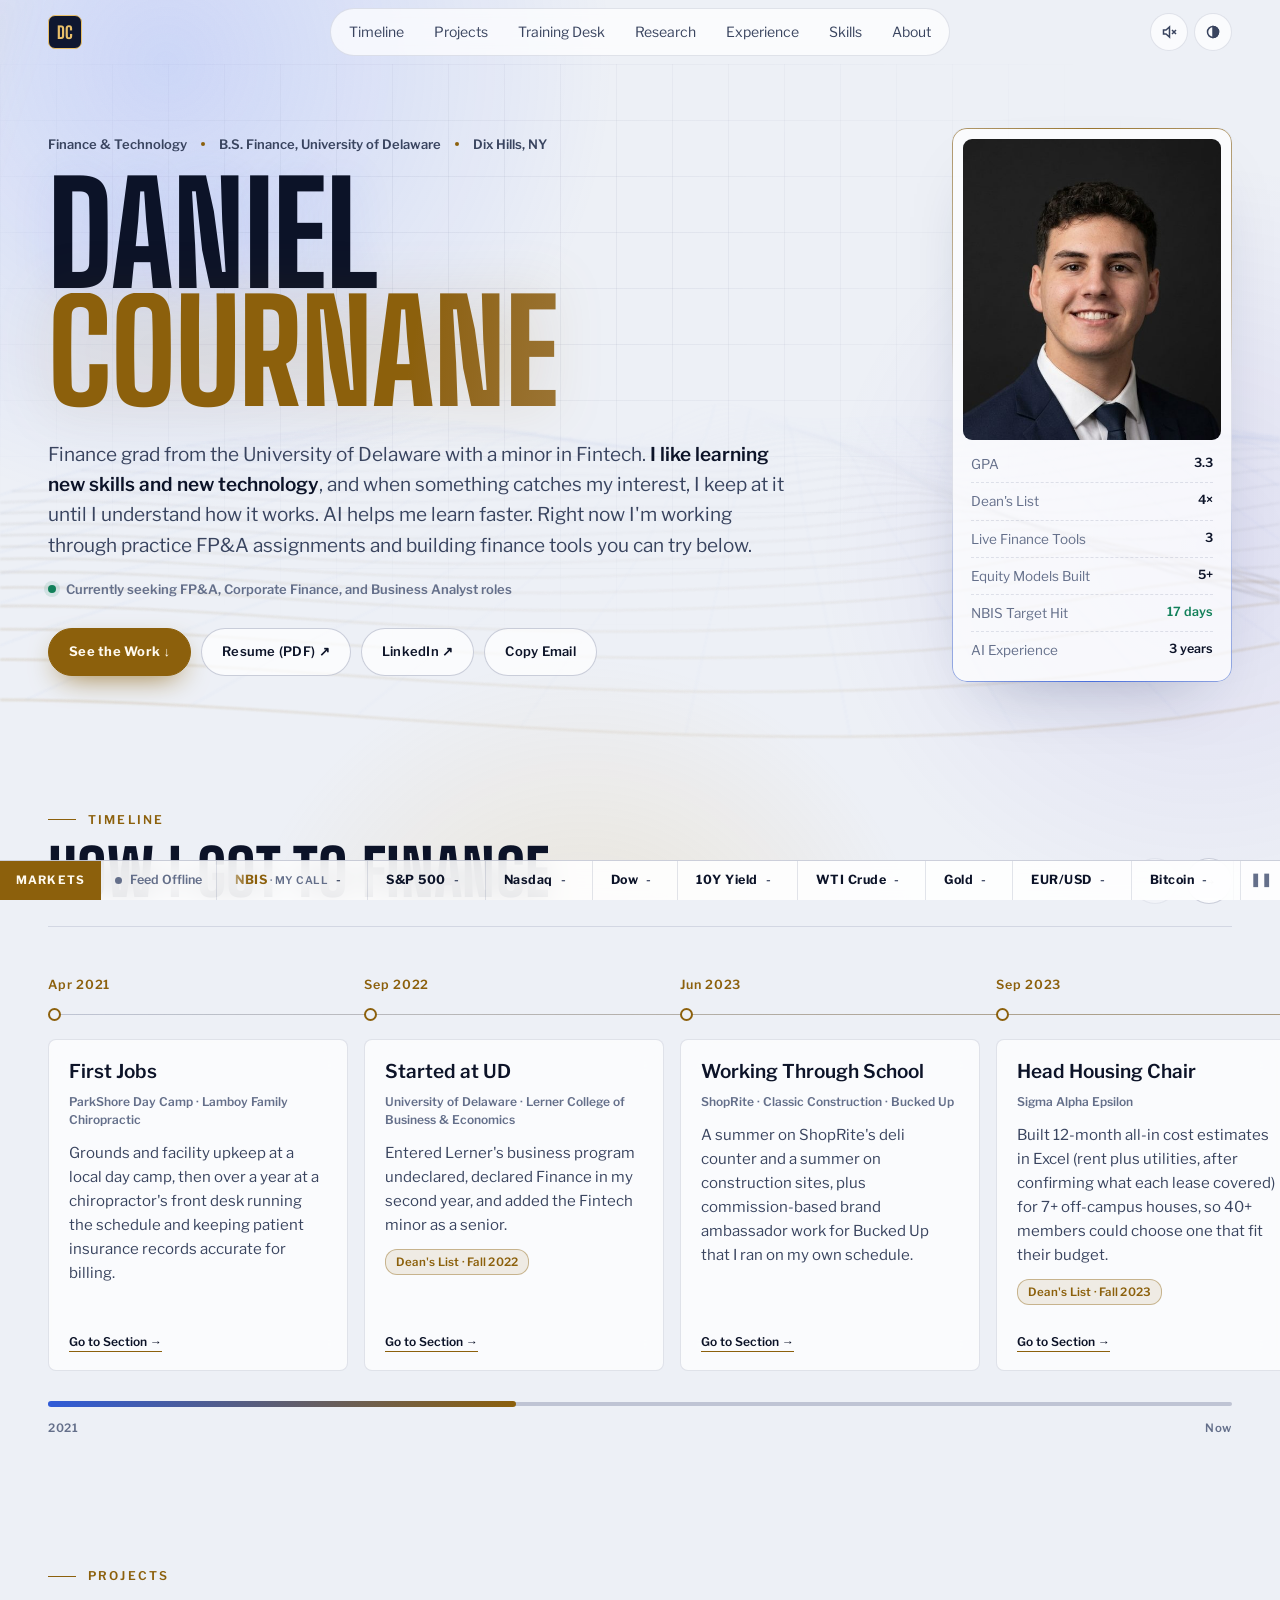
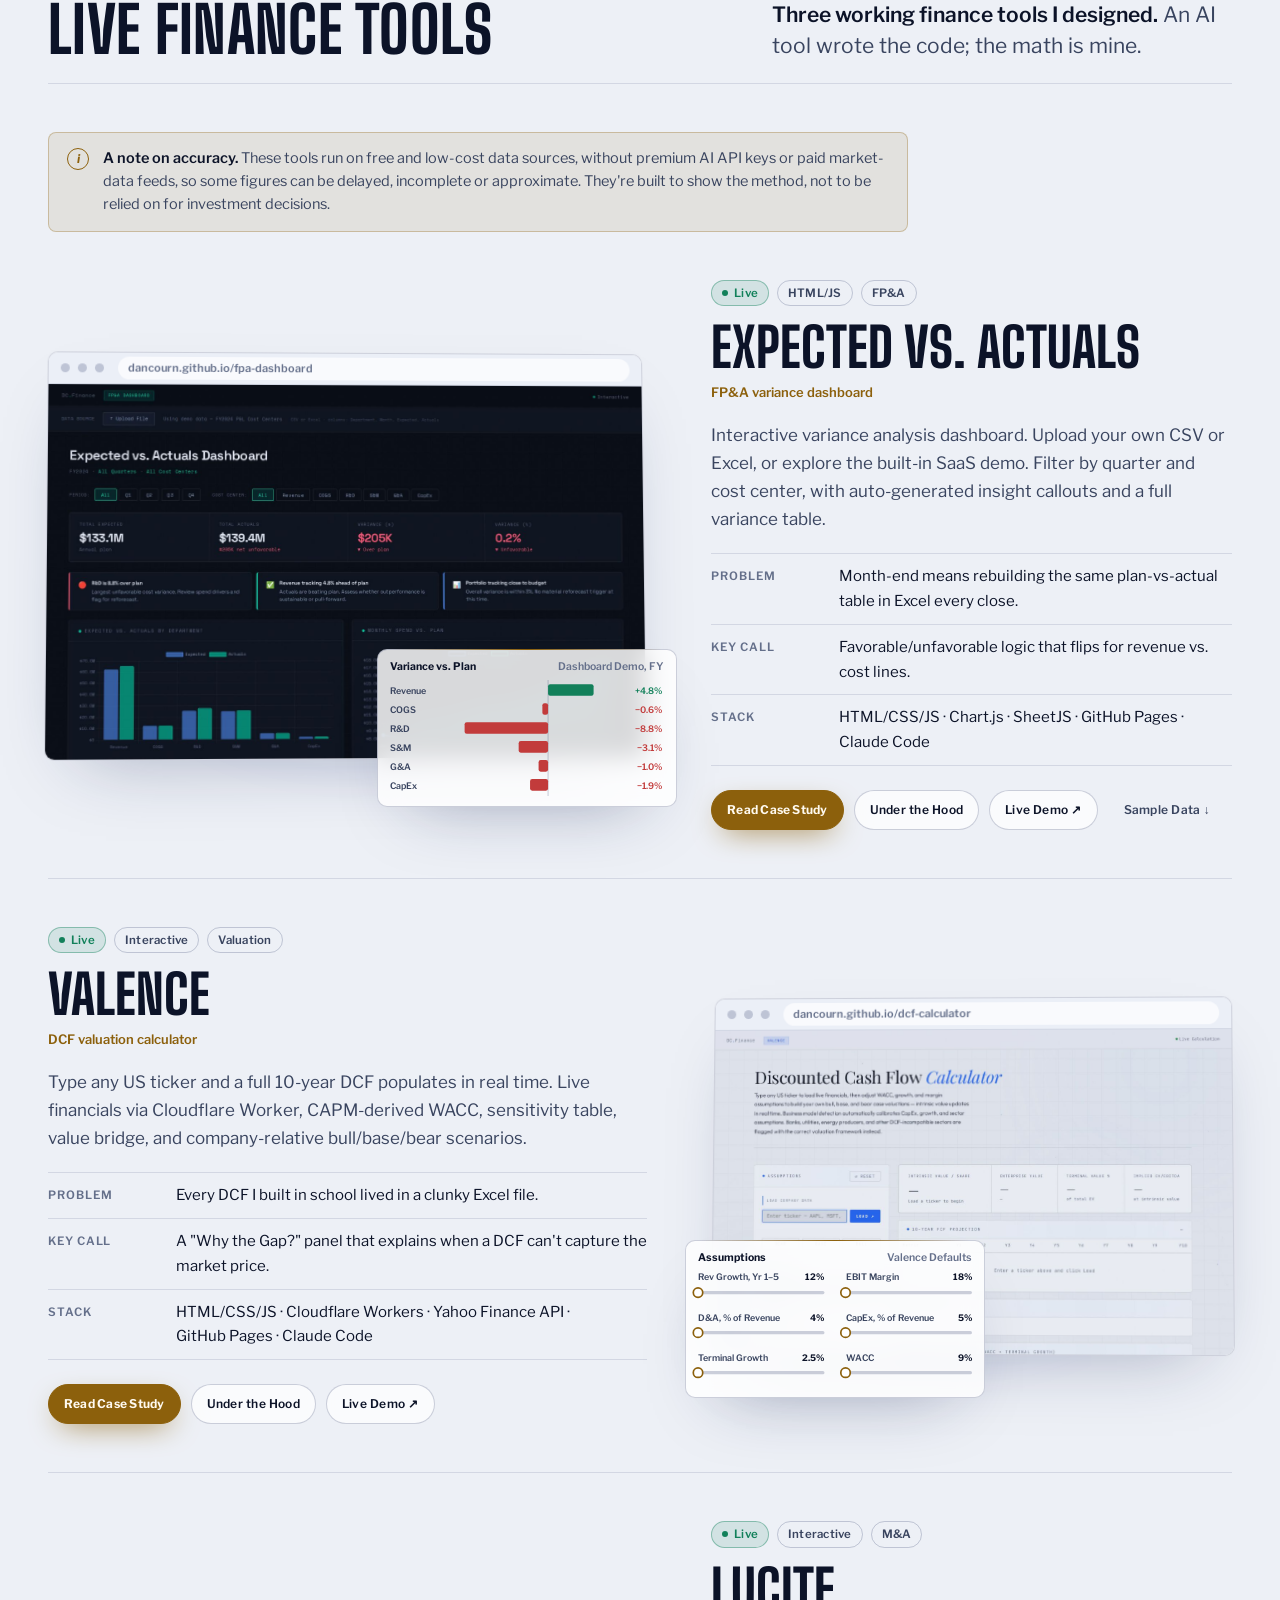
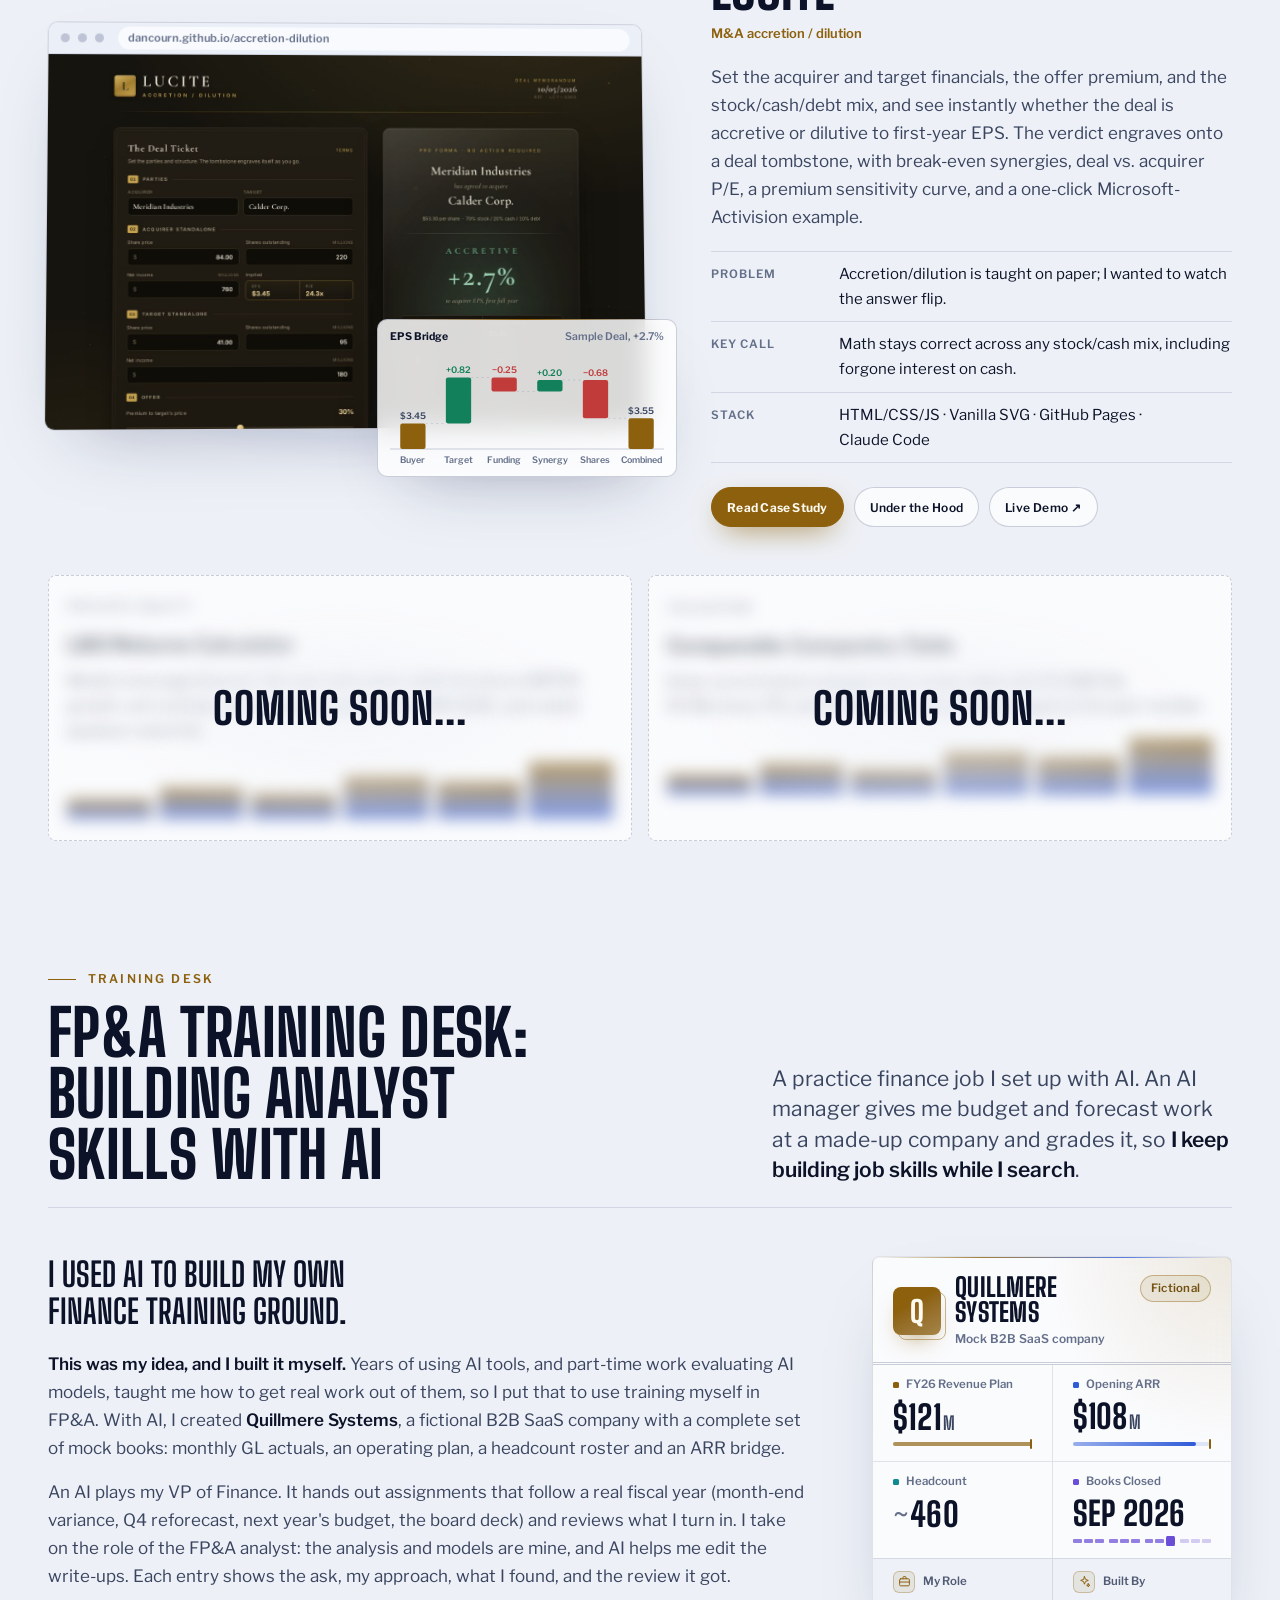
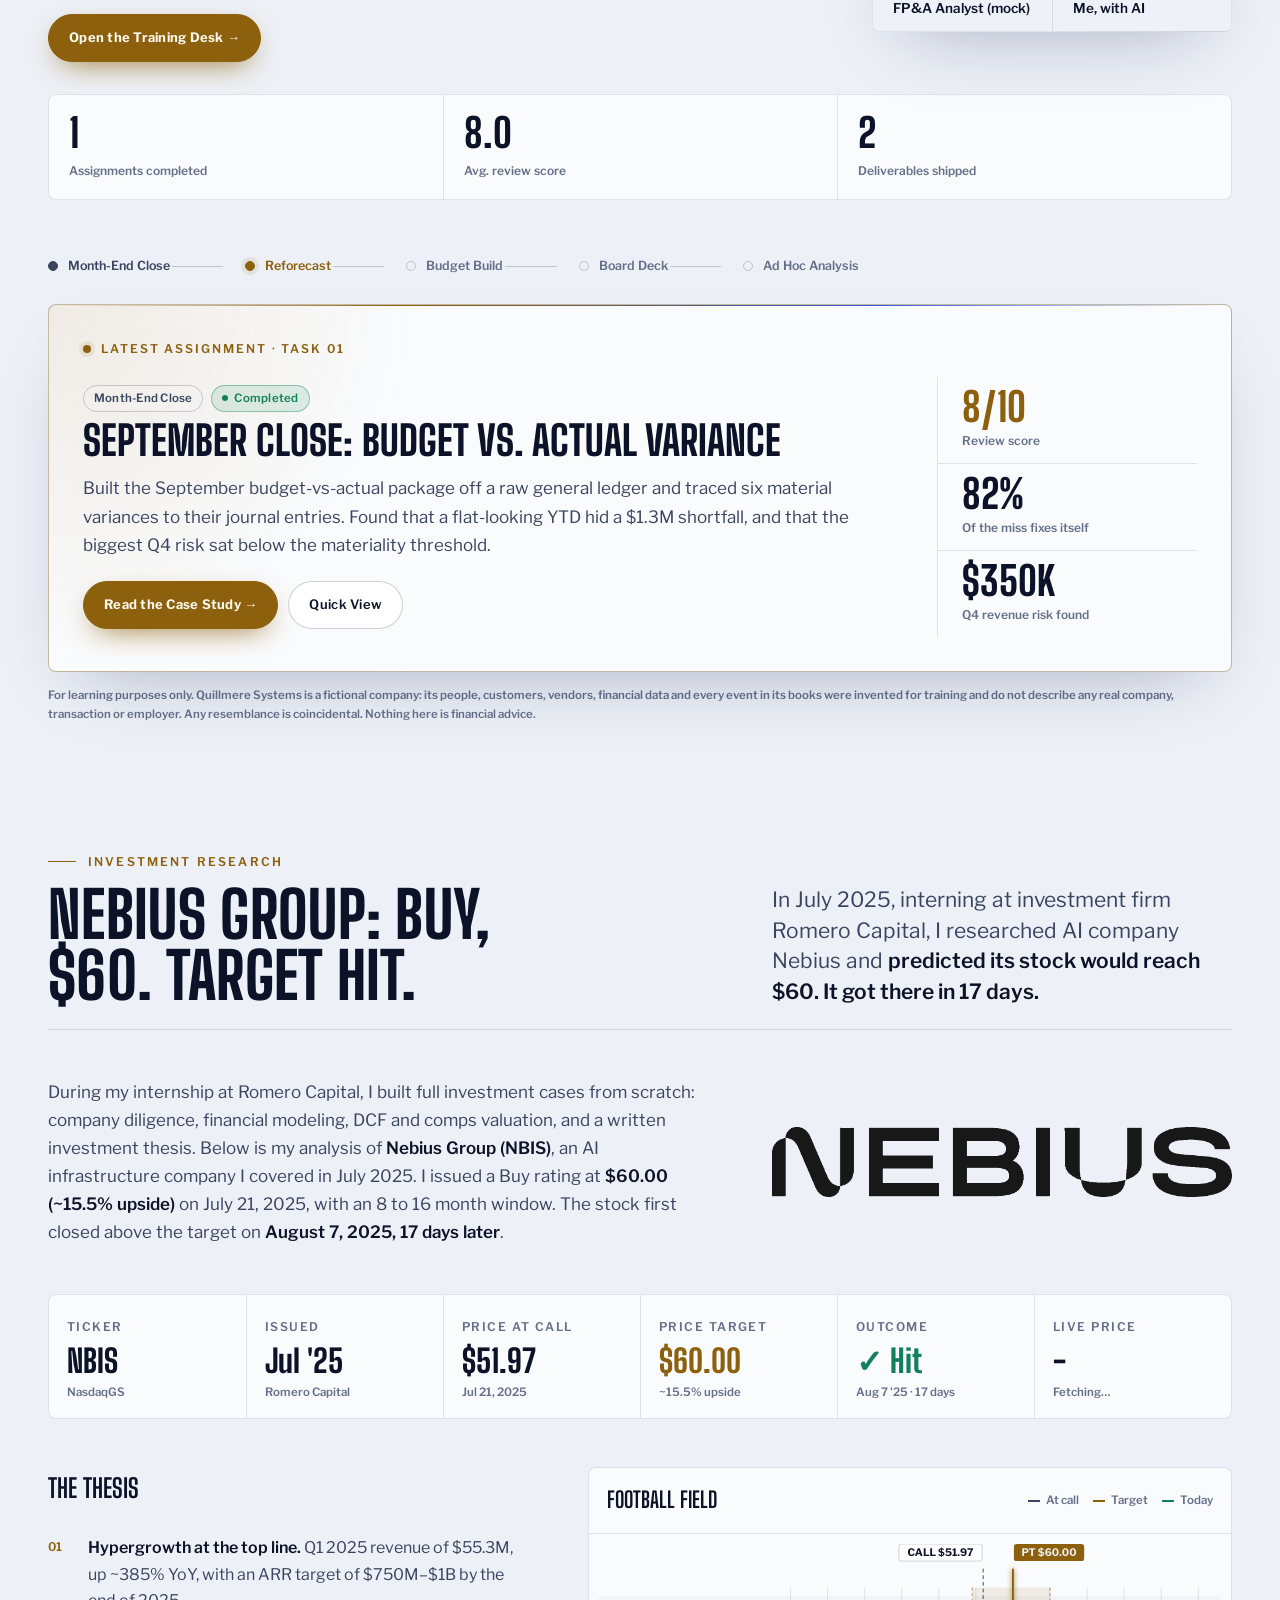
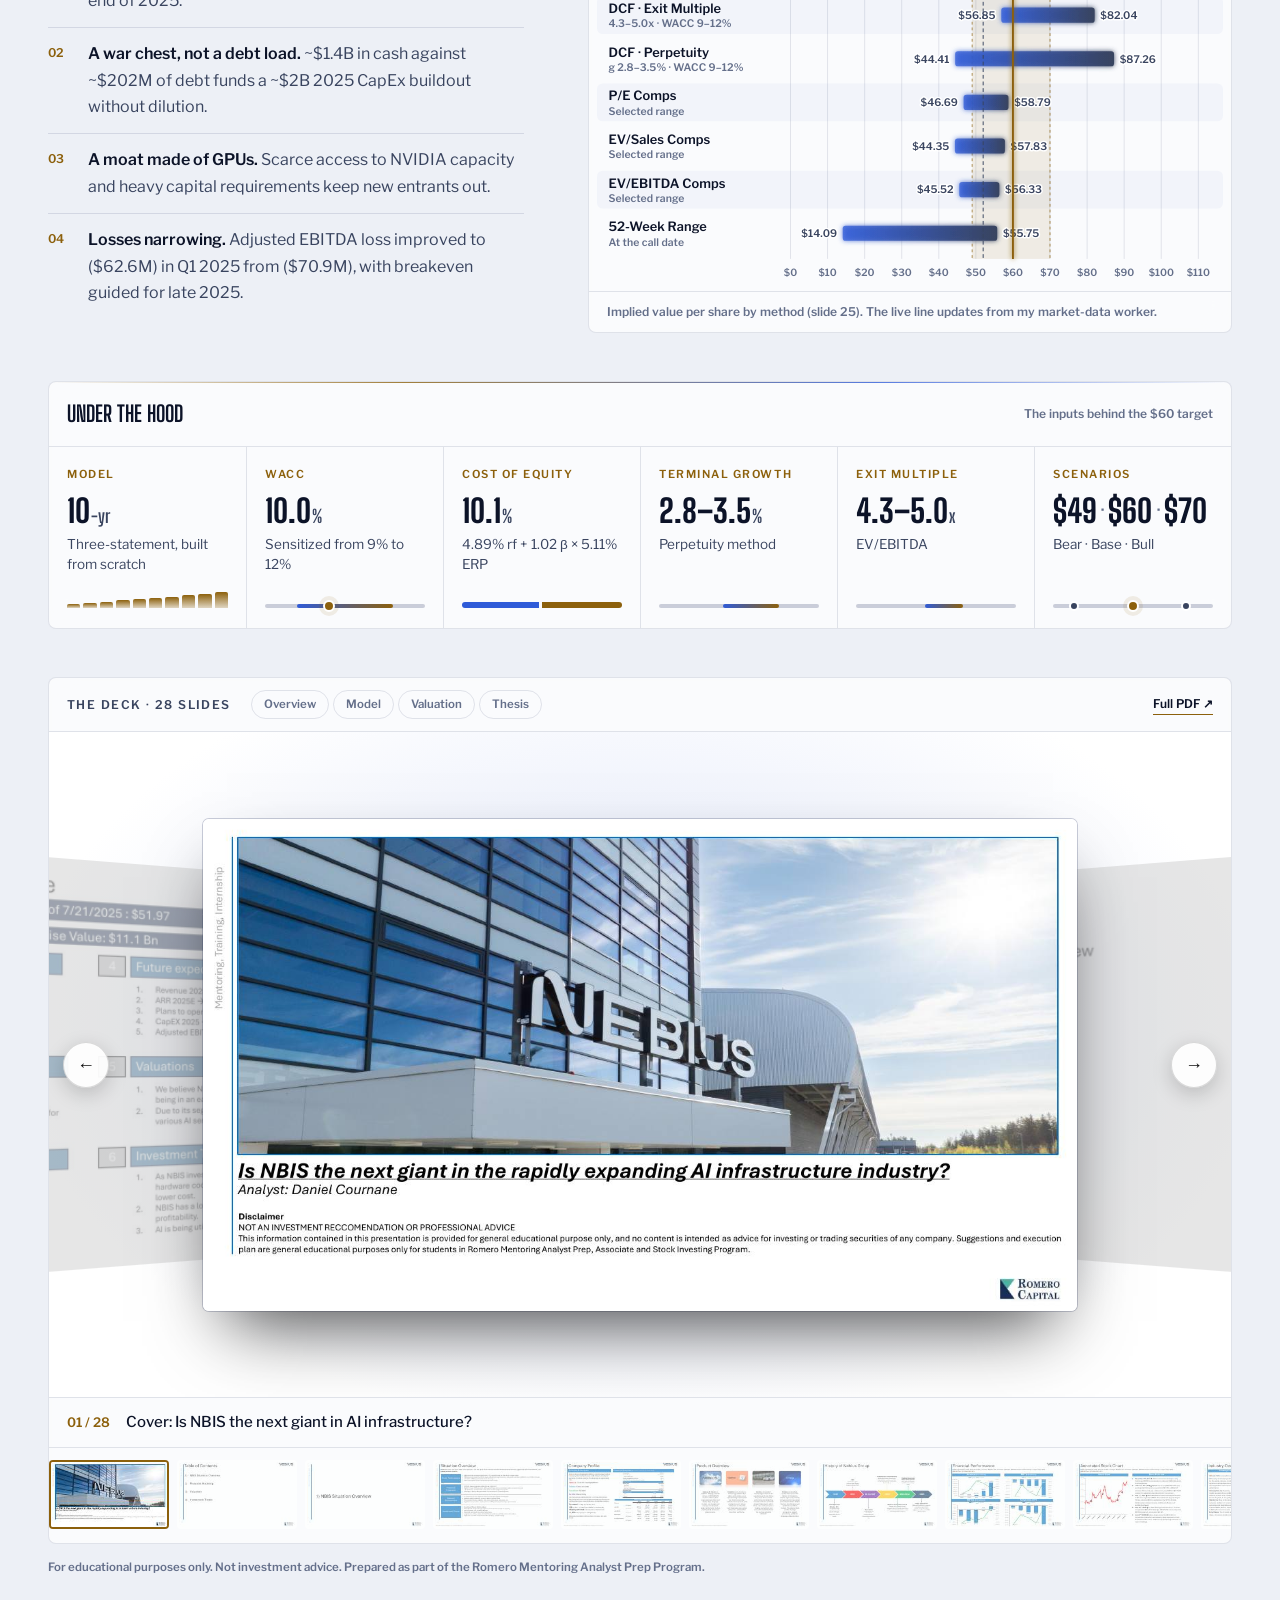
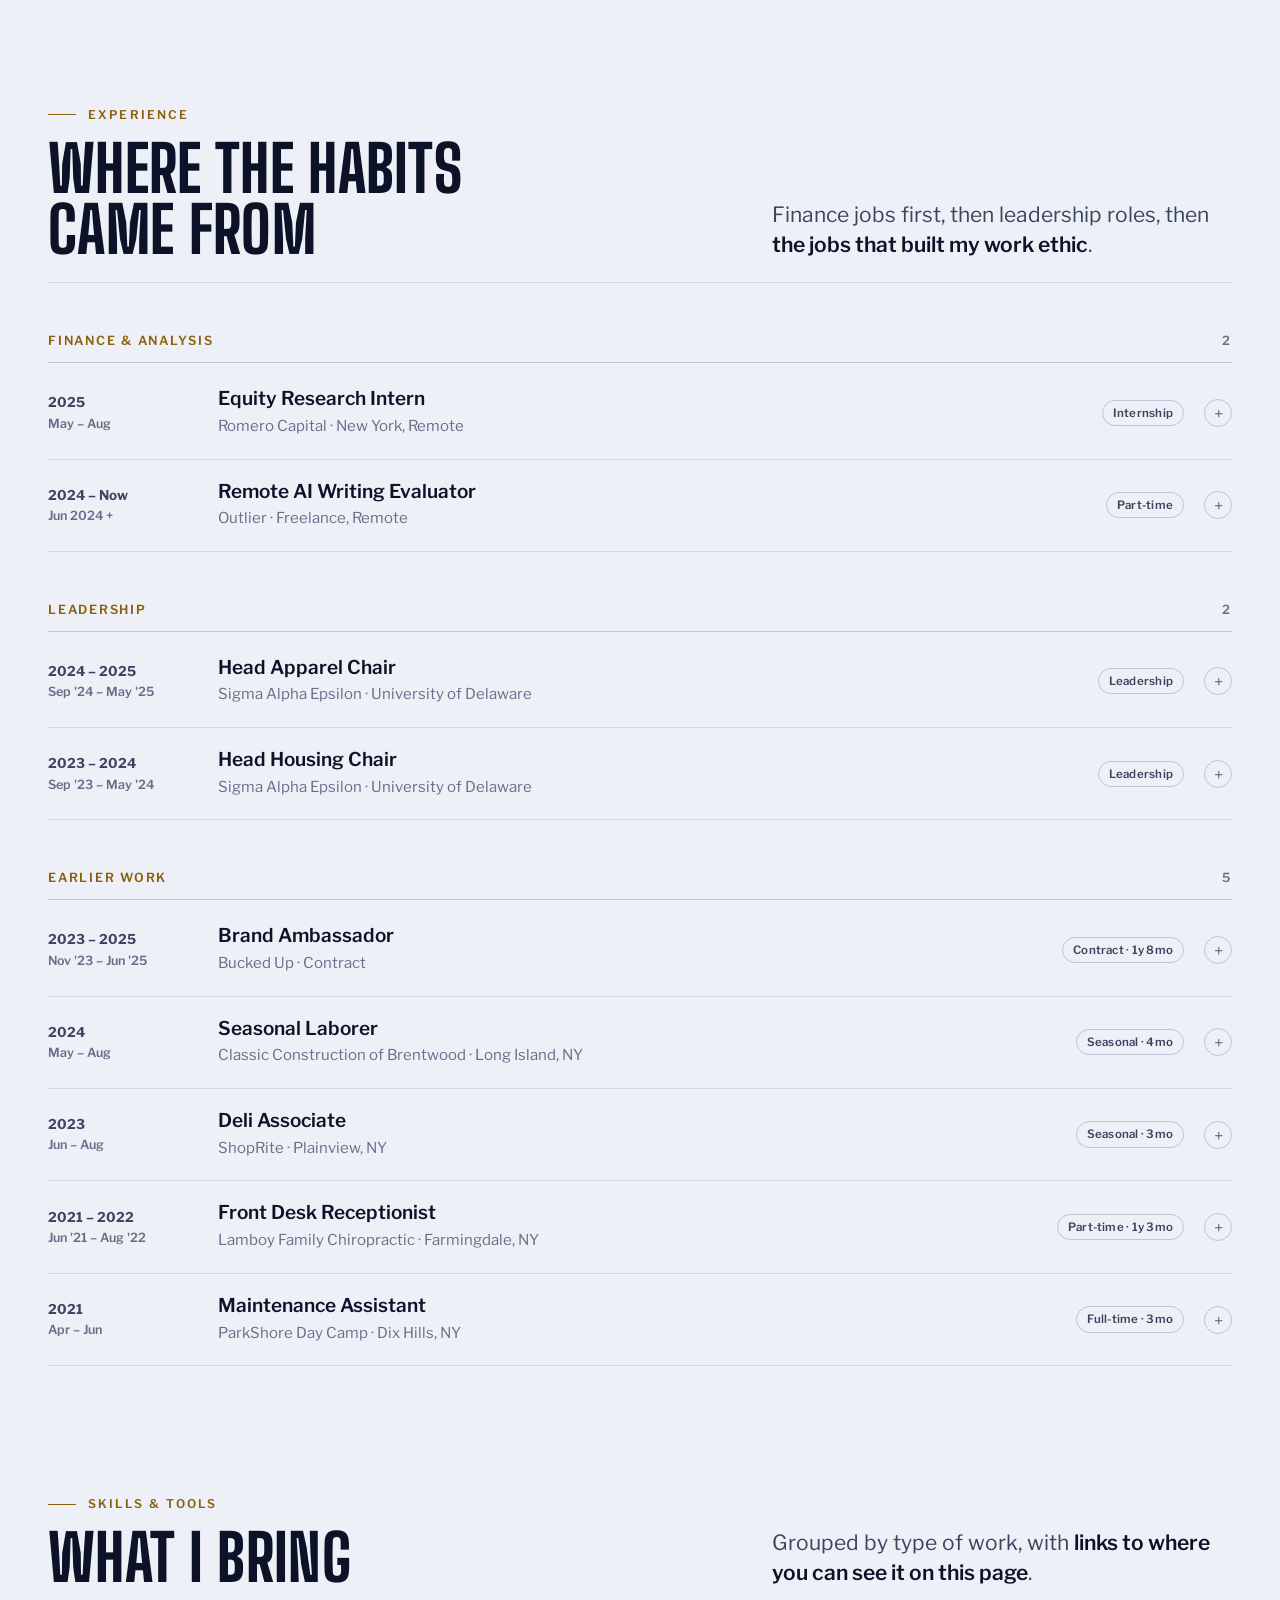
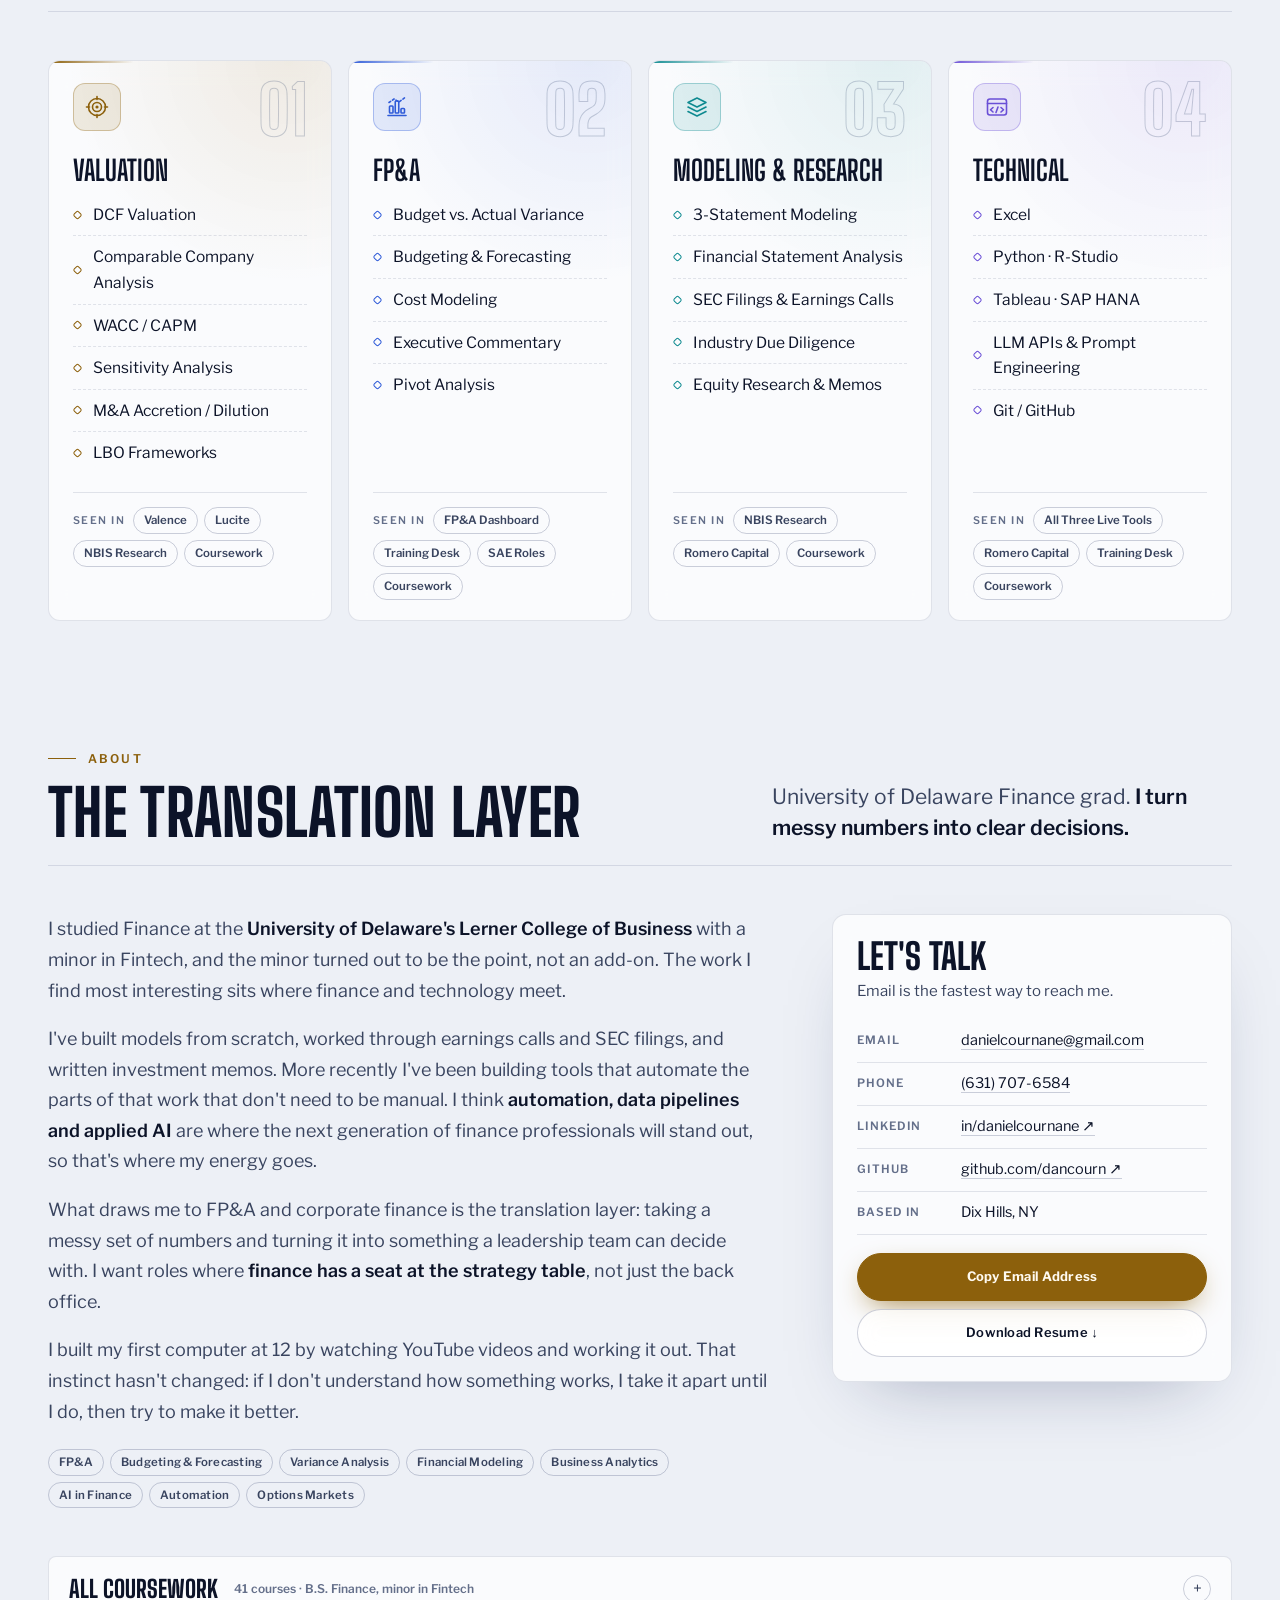
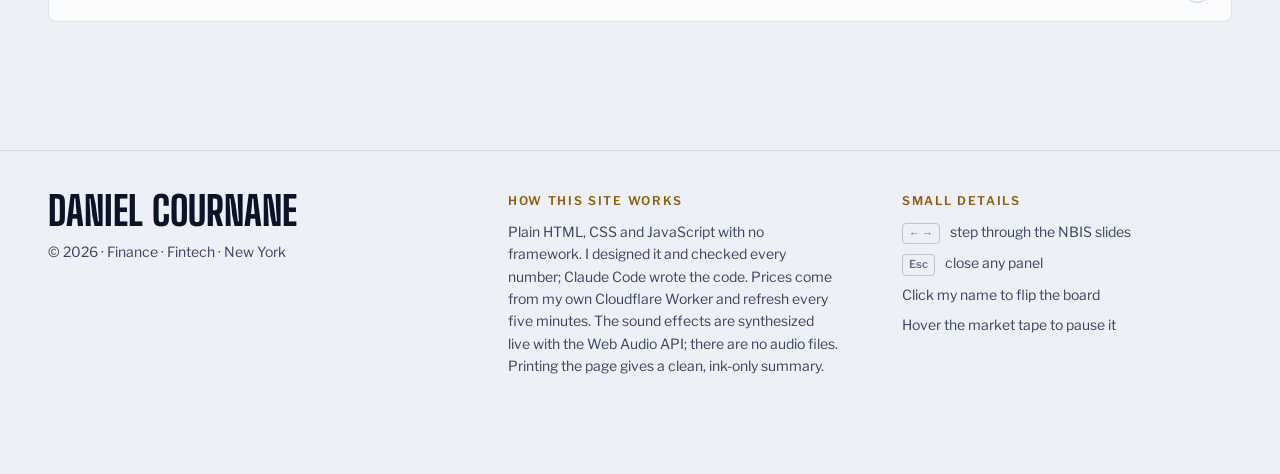
<file: index.html>
<!doctype html>
<html lang="en">
<head>
<meta charset="utf-8">
<meta name="viewport" content="width=device-width, initial-scale=1, viewport-fit=cover">
<title>Daniel Cournane - Personal Portfolio</title>
<meta name="description" content="Daniel Cournane: finance grad (University of Delaware, Fintech minor) who builds his own finance tools with AI. Live valuation tools, an FP&A training desk, and equity research. Open to FP&A, corporate finance and business analyst roles.">
<meta name="theme-color" content="#060a17" media="(prefers-color-scheme: dark)">
<meta name="theme-color" content="#edf0f6" media="(prefers-color-scheme: light)">
<meta property="og:type" content="website">
<meta property="og:title" content="Daniel Cournane · Analyst Who Builds His Own Tools">
<meta property="og:description" content="My personal portfolio of finance work I designed and built with AI. Inside: live DCF, M&A and FP&A tools, plus an NBIS Buy call that hit its $60 target in 17 days.">
<meta property="og:url" content="https://dancourn.github.io/">
<meta property="og:image" content="https://dancourn.github.io/og.jpg">
<meta name="twitter:card" content="summary_large_image">
<link rel="icon" href="data:image/svg+xml,%3Csvg xmlns='http://www.w3.org/2000/svg' viewBox='0 0 32 32'%3E%3Crect x='1' y='1' width='30' height='30' rx='7' fill='%230f1730' stroke='%23e8bf6a' stroke-width='2'/%3E%3Ctext x='16' y='22' font-family='Arial Narrow,Arial' font-weight='700' font-size='15' text-anchor='middle' fill='%23e8bf6a'%3EDC%3C/text%3E%3C/svg%3E">
<link rel="preconnect" href="https://fonts.googleapis.com">
<link rel="preconnect" href="https://fonts.gstatic.com" crossorigin>
<link rel="stylesheet" href="https://fonts.googleapis.com/css2?family=Big+Shoulders+Display:wght@600;700;800&family=Libre+Franklin:ital,wght@0,400;0,500;0,600;0,700;1,400&display=swap">
<link rel="stylesheet" href="site.css">
<style>
  /* Quillmere tear sheet (Training Desk): header band, 2x2 KPI grid, role/build footer strip. Loads after site.css. */
  .co-card {
    position: relative; overflow: hidden; isolation: isolate; border-radius: var(--radius);
    background: radial-gradient(300px circle at 100% 0%, color-mix(in srgb, var(--accent) 12%, transparent), transparent 62%), var(--surface);
    border: 1px solid var(--line); backdrop-filter: blur(14px); -webkit-backdrop-filter: blur(14px); box-shadow: var(--shadow);
    transition: transform 0.45s var(--ease), border-color 0.3s, box-shadow 0.45s;
  }
  .co-card::before { content: ""; position: absolute; left: 0; right: 0; top: 0; height: 1px; background: linear-gradient(90deg, transparent, var(--accent) 30%, var(--blue) 70%, transparent); opacity: 0.8; }
  .co-head { display: grid; grid-template-columns: auto minmax(0, 1fr) auto; align-items: center; gap: 14px; padding: 18px 20px 16px; border-bottom: 3px double var(--line-2); }
  .co-mark {
    position: relative; display: grid; place-items: center; width: 48px; height: 48px; border: 0; border-radius: 8px;
    font-family: var(--display); font-weight: 800; font-size: 30px; line-height: 1; color: var(--accent-ink);
    background: linear-gradient(150deg, var(--accent) 35%, color-mix(in srgb, var(--accent) 74%, var(--bg)));
    box-shadow: 0 12px 24px -12px color-mix(in srgb, var(--accent) 80%, transparent);
  }
  .co-mark::after { content: ""; position: absolute; inset: 0; z-index: -1; border-radius: inherit; border: 1px solid color-mix(in srgb, var(--accent) 45%, transparent); transform: translate(5px, 5px); transition: transform 0.45s var(--ease); }
  .co-name { display: block; margin: 0; font-family: var(--display); font-weight: 800; font-size: 26px; line-height: 0.95; letter-spacing: 0.01em; text-transform: uppercase; color: var(--fg); }
  .co-sub { margin: 6px 0 0; font-family: var(--body); font-weight: 600; font-size: 12px; line-height: 1.3; color: var(--muted); }
  .co-chip { align-self: start; text-transform: none; font-weight: 600; color: color-mix(in srgb, var(--accent) 80%, var(--fg)); }
  .co-kpis { display: grid; grid-template-columns: repeat(2, minmax(0, 1fr)); margin: 0; }
  /* label and value rows are shared across each row of cells (subgrid), so a label that wraps never knocks its numeral out of line */
  .co-kpi { --tint: var(--accent); display: grid; grid-row: span 2; grid-template-rows: subgrid; align-content: start; min-width: 0; padding: 13px 20px 15px; transition: background 0.3s; }
  .co-kpi:nth-child(even) { border-left: 1px solid var(--line); }
  .co-kpi:nth-child(n + 3) { border-top: 1px solid var(--line); }
  .co-kpi dt { align-self: end; display: flex; align-items: flex-start; gap: 7px; font-family: var(--body); font-weight: 600; font-size: 11.5px; line-height: 1.2; color: var(--muted); }
  .co-kpi dt::before { content: ""; flex-shrink: 0; margin-top: 4px; width: 6px; height: 6px; border-radius: 1.5px; background: var(--tint); transition: transform 0.3s var(--ease); }
  .co-kpi dd { container-type: inline-size; display: flex; flex-direction: column; min-width: 0; margin: 10px 0 0; }
  /* sized to the cell so a "Mmm YYYY" Books Closed value fits on one line (the inline script below shortens full month names) */
  .co-val { font-family: var(--display); font-weight: 800; font-size: 34px; font-size: clamp(22px, 24cqi, 40px); line-height: 0.9; letter-spacing: 0.005em; font-variant-numeric: tabular-nums; text-transform: uppercase; white-space: nowrap; color: var(--fg); }
  .co-val small { margin-left: 1px; font-size: 0.55em; font-weight: 700; color: var(--fg-2); }
  .co-val .co-u { margin-right: 0.03em; font-weight: 600; color: var(--muted); }
  /* one shared scale: both tracks end on a gold FY26 plan tick, so Opening ARR reads as 89% of plan, not as progress */
  .co-bar { position: relative; display: block; margin-top: 10px; height: 4px; border-radius: 999px; background: color-mix(in srgb, var(--tint) 14%, transparent); }
  .co-bar::after { content: ""; position: absolute; right: 0; top: -3px; width: 2px; height: 10px; border-radius: 1px; background: var(--accent); }
  .co-bar i { display: block; width: var(--w); height: 100%; border-radius: inherit; background: linear-gradient(90deg, color-mix(in srgb, var(--tint) 40%, transparent), var(--tint)); transition: width 1s var(--ease); }
  .co-bar.is-plan i { background: color-mix(in srgb, var(--tint) 62%, transparent); }
  .co-kpi:nth-child(2) .co-bar i { transition-delay: 0.12s; }
  /* Jan–Dec close strip, filled through the Books Closed month (the inline script after journal-data.js sets it) */
  .co-strip { display: flex; gap: 5px; height: 4px; margin-top: 10px; }
  .co-strip[hidden] { display: none; }
  .co-strip > span { flex: 1; display: flex; gap: 2px; }
  .co-strip i { flex: 1; border-radius: 1px; background: color-mix(in srgb, var(--tint) 28%, transparent); transition: background-color 0.35s, transform 0.35s var(--ease); transition-delay: calc((var(--q, 0) + var(--m, 0)) * 65ms); }
  .co-strip > span:nth-child(2) { --q: 3; } .co-strip > span:nth-child(3) { --q: 6; } .co-strip > span:nth-child(4) { --q: 9; }
  .co-strip i:nth-child(2) { --m: 1; } .co-strip i:nth-child(3) { --m: 2; }
  .co-strip i.is-closed { background: color-mix(in srgb, var(--tint) 72%, transparent); }
  .co-strip i.is-last { background: var(--tint); transform: scaleY(2.5); }
  /* entrance (site.js toggles .pre on .rise): bars grow from zero, closed months fill in order from the empty-track tint */
  .co-bar.rise.pre, .co-strip.rise.pre { transform: none; }
  .co-bar.pre i { width: 0; }
  .co-strip.pre i.is-closed { background: color-mix(in srgb, var(--tint) 28%, transparent); transform: none; }
  .co-foot { display: grid; grid-template-columns: repeat(2, minmax(0, 1fr)); margin: 0; border-top: 1px solid var(--line); background: color-mix(in srgb, var(--surface-2) 75%, transparent); }
  .co-foot > div { min-width: 0; padding: 12px 20px 14px; }
  .co-foot > div + div { border-left: 1px solid var(--line); }
  /* a touch stronger than --muted: these labels sit on the footer tint */
  .co-foot dt { display: flex; align-items: center; gap: 8px; font-family: var(--body); font-weight: 600; font-size: 11.5px; line-height: 1.2; color: color-mix(in srgb, var(--muted) 78%, var(--fg)); }
  .co-ico { display: grid; place-items: center; flex-shrink: 0; width: 22px; height: 22px; border-radius: 6px; color: var(--accent); background: var(--accent-soft); border: 1px solid color-mix(in srgb, var(--accent) 30%, transparent); }
  .co-ico svg { width: 13px; height: 13px; }
  .co-foot dd { margin: 7px 0 0; font-size: 13.5px; font-weight: 600; line-height: 1.3; color: var(--fg); }
  @media (hover: hover) {
    .co-card:hover { transform: translateY(-3px); border-color: color-mix(in srgb, var(--accent) 34%, transparent); box-shadow: var(--shadow), 0 24px 48px -32px color-mix(in srgb, var(--accent) 70%, transparent); }
    .co-card:hover .co-mark::after { transform: translate(7px, 7px); }
    .co-kpi:hover { background: color-mix(in srgb, var(--tint) 8%, transparent); }
    .co-kpi:hover dt::before { transform: rotate(45deg) scale(1.15); }
  }
  /* tablet: the card goes full width under the lede, so the four KPIs sit in one row */
  @media (max-width: 860px) {
    .co-kpis { grid-template-columns: repeat(4, minmax(0, 1fr)); }
    .co-kpi { padding-left: 16px; padding-right: 16px; }
    .co-kpi:nth-child(n) { border-top: 0; border-left: 1px solid var(--line); }
    .co-kpi:first-child { border-left: 0; }
  }
  @media (max-width: 600px) {
    .co-kpis { grid-template-columns: repeat(2, minmax(0, 1fr)); }
    .co-kpi:nth-child(odd) { border-left: 0; }
    .co-kpi:nth-child(n + 3) { border-top: 1px solid var(--line); }
    .co-head, .co-kpi, .co-foot > div { padding-left: 18px; padding-right: 18px; }
  }
  /* small phones (360 and under): the subtitle may run under the chip, and labels/role keep to one line */
  @media (max-width: 380px) {
    .co-head { row-gap: 6px; padding-left: 15px; padding-right: 15px; }
    .co-kpi, .co-foot > div { padding-left: 15px; padding-right: 15px; }
    .co-id { display: contents; }
    .co-mark { grid-row: 1 / span 2; }
    .co-name { grid-area: 1 / 2; align-self: end; }
    .co-chip { grid-area: 1 / 3; }
    .co-sub { grid-area: 2 / 2 / 3 / 4; margin: 0; }
    .co-kpi dt { font-size: 11px; }
    .co-foot dd { font-size: 12.5px; }
  }
  @media (prefers-reduced-motion: reduce) {
    .co-card:hover { transform: none; }
    .co-card:hover .co-mark::after { transform: translate(5px, 5px); }
    .co-bar i, .co-strip i { transition: none; }
  }
  /* print: flat card, never split across pages, bars and strip drawn in full; darker series inks read on white paper */
  @media print {
    .co-card { break-inside: avoid; background: var(--surface); box-shadow: none; backdrop-filter: none; -webkit-backdrop-filter: none; transition: none; --blue: #2f5bd8; --teal: #0f8a90; --violet: #6a4fd6; }
    .co-mark { box-shadow: none; }
    .co-mark, .co-kpi dt::before, .co-bar, .co-bar i, .co-bar::after, .co-strip i { -webkit-print-color-adjust: exact; print-color-adjust: exact; }
    .co-bar i, .co-strip i { transition: none; }
    .co-bar.pre i { width: var(--w); }
    .co-strip.pre i.is-closed { background: color-mix(in srgb, var(--tint) 72%, transparent); }
    .co-strip.pre i.is-last { background: var(--tint); transform: scaleY(2.5); }
  }
</style>
<script>
  /* apply a saved theme before first paint so there is no flash */
  try { var t = localStorage.getItem('dc-theme'); if (t === 'light' || t === 'dark') document.documentElement.setAttribute('data-theme', t); } catch (e) {}
  /* the whole page fades in once, as one piece, when both fonts are in. A slow connection waits 0.35 s at most:
     showing the text sooner beats hiding a font swap */
  (function (d) {
    var done = false, show = function () { if (done) return; done = true; requestAnimationFrame(function () { requestAnimationFrame(function () { d.classList.remove('is-loading'); }); }); };
    d.classList.add('is-loading');
    setTimeout(show, 350);
    try { Promise.all([document.fonts.load('800 1em "Big Shoulders Display"'), document.fonts.load('1em "Libre Franklin"')]).then(show, show); } catch (e) { show(); }
  })(document.documentElement);
</script>
</head>
<body>
<a class="skip" href="#projects">Skip to the work</a>

<!-- ═════════ BACKGROUND ═════════ -->
<div class="bg" aria-hidden="true"><span class="blob b1"></span><span class="blob b2"></span><span class="blob b3"></span><canvas class="world" id="world"></canvas><span class="grain"></span></div>

<!-- ═════════ NAV ═════════ -->
<nav class="nav" id="nav" aria-label="Primary">
  <div class="wrap nav-inner">
    <a class="brand" href="#top" aria-label="Daniel Cournane, back to top">
      <span class="brand-mark" aria-hidden="true" data-mark="DC"></span>
    </a>
    <ul class="nav-links" id="navLinks">
      <li><a href="#path">Timeline</a></li>
      <li><a href="#projects">Projects</a></li>
      <li><a href="#journal">Training Desk</a></li>
      <li><a href="#research">Research</a></li>
      <li><a href="#experience">Experience</a></li>
      <li><a href="#skills">Skills</a></li>
      <li><a href="#about">About</a></li>
    </ul>
    <div class="nav-tools">
      <button class="icon-btn" id="soundBtn" type="button" aria-pressed="false" aria-label="Sound effects">
        <svg viewBox="0 0 16 16" fill="none" stroke="currentColor" stroke-width="1.5" aria-hidden="true"><path d="M2.5 6h2.5l3.5-3v10L5 10H2.5z"/><path class="snd-on" d="M11 5.5c.9.7 1.4 1.5 1.4 2.5s-.5 1.8-1.4 2.5M12.8 3.5C14.2 4.8 15 6.3 15 8s-.8 3.2-2.2 4.5" hidden/><path class="snd-off" d="M11 6l4 4M15 6l-4 4"/></svg>
      </button>
      <button class="icon-btn" id="themeBtn" type="button" aria-label="Switch color theme">
        <svg viewBox="0 0 16 16" fill="none" stroke="currentColor" stroke-width="1.5" aria-hidden="true"><circle cx="8" cy="8" r="5.5"/><path d="M8 2.5v11A5.5 5.5 0 008 2.5z" fill="currentColor"/></svg>
      </button>
      <button class="icon-btn menu-btn" id="menuBtn" type="button" aria-expanded="false" aria-controls="drawerNav" aria-label="Menu">
        <svg viewBox="0 0 16 16" fill="none" stroke="currentColor" stroke-width="1.5" aria-hidden="true"><path d="M2 4.5h12M2 8h12M2 11.5h12"/></svg>
      </button>
    </div>
  </div>
  <div class="progress" id="progress"></div>
</nav>
<div class="drawer-nav" id="drawerNav" data-open="false">
  <a href="#path">Timeline</a>
  <a href="#projects">Projects</a>
  <a href="#journal">Training Desk</a>
  <a href="#research">Research</a>
  <a href="#experience">Experience</a>
  <a href="#skills">Skills</a>
  <a href="#about">About &amp; Contact</a>
</div>

<main id="top">
<!-- ═════════ HERO ═════════ -->
<header class="hero" id="hero">
  <div class="hero-grid-bg" aria-hidden="true"></div>
  <div class="rays" aria-hidden="true"></div>
  <div class="wrap hero-grid">
    <div class="hero-main">
      <p class="hero-meta">
        <span>Finance &amp; Technology</span><span class="dot"></span>
        <span>B.S. Finance, University of Delaware</span><span class="dot"></span>
        <span>Dix Hills, NY</span>
      </p>
      <h1 class="name" id="name" aria-label="Daniel Cournane" title="Click to flip">
        <span class="name-line" data-text="Daniel" aria-hidden="true">Daniel</span>
        <span class="name-line" data-text="Cournane" aria-hidden="true">Cournane</span>
      </h1>
      <p class="lede">Finance grad from the University of Delaware with a minor in Fintech. <strong>I like learning new skills and new technology</strong>, and when something catches my interest, I keep at it until I understand how it works. AI helps me learn faster. Right now I'm working through practice FP&amp;A assignments and building finance tools you can try below.</p>
      <p class="status"><span class="live-dot"></span>Currently seeking FP&amp;A, Corporate Finance, and Business Analyst roles</p>
      <div class="ctas">
        <a class="btn btn-primary" href="#projects">See the Work ↓</a>
        <a class="btn" href="https://dancourn.github.io/resume.pdf" target="_blank" rel="noopener">Resume (PDF) ↗</a>
        <a class="btn" href="https://www.linkedin.com/in/danielcournane" target="_blank" rel="noopener">LinkedIn ↗</a>
        <button class="btn" type="button" data-copy-email>Copy Email</button>
      </div>
    </div>

    <aside class="id-card" aria-label="Key statistics">
      <figure class="portrait">
        <img src="headshot-crop.jpg" alt="Portrait of Daniel Cournane" width="480" height="580">
      </figure>
      <dl class="keystats">
        <div class="row"><dt>GPA</dt><dd>3.3</dd></div>
        <div class="row"><dt>Dean's List</dt><dd>4×</dd></div>
        <div class="row"><dt>Live Finance Tools</dt><dd>3</dd></div>
        <div class="row"><dt>Equity Models Built</dt><dd>5+</dd></div>
        <div class="row"><dt>NBIS Target Hit</dt><dd class="up">17 days</dd></div>
        <div class="row"><dt>AI Experience</dt><dd>3 years</dd></div>
      </dl>
    </aside>
  </div>
</header>

<!-- ═════════ TIMELINE ═════════ -->
<section class="path" id="path" aria-labelledby="h-path">
  <div class="wrap">
    <div class="path-head">
      <div>
        <p class="eyebrow">Timeline</p>
        <h2 class="section-title" id="h-path">How I got to finance</h2>
      </div>
      <div class="path-nav">
        <button type="button" id="pathPrev" aria-label="Earlier milestones">←</button>
        <button type="button" id="pathNext" aria-label="Later milestones">→</button>
      </div>
    </div>
  </div>
  <div class="path-track" id="pathTrack" tabindex="0" aria-label="Career timeline">
    <ol class="path-list">
      <li class="pnode">
        <div class="p-date">Apr 2021</div><span class="p-dot"></span>
        <article class="p-card">
          <h3>First Jobs</h3>
          <p class="p-org">ParkShore Day Camp · Lamboy Family Chiropractic</p>
          <p class="p-why">Grounds and facility upkeep at a local day camp, then over a year at a chiropractor's front desk running the schedule and keeping patient insurance records accurate for billing.</p>
          <a class="p-go" href="#experience">Go to Section →</a>
        </article>
      </li>
      <li class="pnode">
        <div class="p-date">Sep 2022</div><span class="p-dot"></span>
        <article class="p-card">
          <h3>Started at UD</h3>
          <p class="p-org">University of Delaware · Lerner College of Business &amp; Economics</p>
          <p class="p-why">Entered Lerner's business program undeclared, declared Finance in my second year, and added the Fintech minor as a senior.</p>
          <div class="p-ach"><span class="chip chip-gold">Dean's List · Fall 2022</span></div>
          <a class="p-go" href="#about">Go to Section →</a>
        </article>
      </li>
      <li class="pnode">
        <div class="p-date">Jun 2023</div><span class="p-dot"></span>
        <article class="p-card">
          <h3>Working Through School</h3>
          <p class="p-org">ShopRite · Classic Construction · Bucked Up</p>
          <p class="p-why">A summer on ShopRite's deli counter and a summer on construction sites, plus commission-based brand ambassador work for Bucked Up that I ran on my own schedule.</p>
          <a class="p-go" href="#experience">Go to Section →</a>
        </article>
      </li>
      <li class="pnode">
        <div class="p-date">Sep 2023</div><span class="p-dot"></span>
        <article class="p-card">
          <h3>Head Housing Chair</h3>
          <p class="p-org">Sigma Alpha Epsilon</p>
          <p class="p-why">Built 12-month all-in cost estimates in Excel (rent plus utilities, after confirming what each lease covered) for 7+ off-campus houses, so 40+ members could choose one that fit their budget.</p>
          <div class="p-ach"><span class="chip chip-gold">Dean's List · Fall 2023</span></div>
          <a class="p-go" href="#experience">Go to Section →</a>
        </article>
      </li>
      <li class="pnode">
        <div class="p-date">Jun 2024</div><span class="p-dot"></span>
        <article class="p-card">
          <h3>AI Writing Evaluator</h3>
          <p class="p-org">Outlier · Part-time</p>
          <p class="p-why">Grade AI-written responses for accuracy, reasoning and whether they follow the brief, and write structured feedback on each. 20+ evaluation projects so far.</p>
          <a class="p-go" href="#experience">Go to Section →</a>
        </article>
      </li>
      <li class="pnode">
        <div class="p-date">Sep 2024</div><span class="p-dot"></span>
        <article class="p-card">
          <h3>Head Apparel Chair</h3>
          <p class="p-org">Sigma Alpha Epsilon</p>
          <p class="p-why">Mapped vendor price breaks against demand in Excel to pick order sizes that lowered the unit cost, and co-ran apparel for joint philanthropy events with other chapters.</p>
          <a class="p-go" href="#experience">Go to Section →</a>
        </article>
      </li>
      <li class="pnode">
        <div class="p-date">May 2025</div><span class="p-dot"></span>
        <article class="p-card">
          <h3>Equity Research Intern</h3>
          <p class="p-org">Romero Capital</p>
          <p class="p-why">Six weeks of investment banking training, then 10-year three-statement models with DCF and comps for six companies. My NBIS Buy hit its $60 target in 17 days.</p>
          <div class="p-ach"><span class="chip chip-gold">NBIS Buy, $60 · Target hit</span><span class="chip chip-gold">Dean's List · Spring 2025</span></div>
          <a class="p-go" href="#research">Go to Section →</a>
        </article>
      </li>
      <li class="pnode">
        <div class="p-date">Oct 2025</div><span class="p-dot"></span>
        <article class="p-card">
          <h3>Personal AI Project</h3>
          <p class="p-org">Developer &amp; Researcher · Claude Code</p>
          <p class="p-why">Immersing myself in AI tools to get good at what they can do. So far: three live finance tools (Valence, Lucite and an FP&amp;A dashboard) and this portfolio. I define the finance logic and check every output; Claude Code writes the code.</p>
          <a class="p-go" href="#projects">Go to Section →</a>
        </article>
      </li>
      <li class="pnode">
        <div class="p-date">May 2026</div><span class="p-dot"></span>
        <article class="p-card">
          <h3>Graduated</h3>
          <p class="p-org">University of Delaware</p>
          <p class="p-why">B.S. in Finance with a minor in Fintech. Senior year added machine learning, programming and data science for finance alongside financial modeling and valuation.</p>
          <div class="p-ach"><span class="chip chip-gold">Dean's List 4× <span>(Fall 2025 Not Listed)</span></span><span class="chip chip-gold">GPA 3.3</span></div>
          <a class="p-go" href="#about">Go to Section →</a>
        </article>
      </li>
      <li class="pnode is-now">
        <div class="p-date">Now</div><span class="p-dot"></span>
        <article class="p-card">
          <h3>Mock FP&amp;A Analyst Role</h3>
          <p class="p-org">FP&amp;A Training Desk · Fictional company</p>
          <p class="p-why">Assignments I design and run with AI at a fictional company, so I keep building analyst skills while I job search.</p>
          <a class="p-go" href="#journal">Go to Section →</a>
        </article>
      </li>
    </ol>
  </div>
  <div class="wrap"><div class="path-bar" id="pathScroll" role="scrollbar" aria-controls="pathTrack" aria-orientation="horizontal" aria-label="Scroll the timeline" aria-valuemin="0" aria-valuemax="100" aria-valuenow="0" tabindex="0"><i id="pathBar"></i></div><div class="path-ends" aria-hidden="true"><span>2021</span><span>Now</span></div></div>
</section>

<!-- ═════════ PROJECTS ═════════ -->
<section class="section" id="projects" aria-labelledby="h-projects">
  <div class="wrap">
    <div class="section-head">
      <div>
        <p class="eyebrow">Projects</p>
        <h2 class="section-title" id="h-projects">Live finance tools</h2>
      </div>
      <p class="section-sub"><strong>Three working finance tools I designed.</strong> An AI tool wrote the code; the math is mine.</p>
    </div>

    <p class="notice"><span class="notice-ic" aria-hidden="true">i</span><span><strong>A note on accuracy.</strong> These tools run on free and low-cost data sources, without premium AI API keys or paid market-data feeds, so some figures can be delayed, incomplete or approximate. They're built to show the method, not to be relied on for investment decisions.</span></p>

    <div class="cases">
      <article class="case rise" id="proj-fpa">
        <div class="case-stage">
          <a class="case-shot" href="https://dancourn.github.io/fpa-dashboard.html" target="_blank" rel="noopener" aria-label="Open Live: FP&amp;A dashboard">
            <div class="browser" aria-hidden="true"><div class="browser-bar"><i></i><i></i><i></i><span class="url" data-url="dancourn.github.io/fpa-dashboard"></span></div>
            <img src="tool-fpa.jpg" alt="FP&amp;A Expected vs. Actuals dashboard showing $133.1M expected, $139.4M actual and insight callouts" loading="lazy" width="1440" height="900"></div>
            <span class="open-tag">Open Live</span>
          </a>
          <div class="mini" data-mini="fpa" aria-hidden="true"></div>
          <div class="hood" id="hood-fpa" role="region" aria-label="How the FP&amp;A dashboard works" inert>
            <p class="hood-k">Under the Hood</p>
            <h4>Favorable or unfavorable</h4>
            <code>Revenue: (Actual − Plan) ÷ Plan</code>
            <code>Costs: (Plan − Actual) ÷ Plan</code>
            <p>Positive is favorable either way, so a revenue beat and a cost underrun both read green. Net variance is revenue beats minus cost overruns.</p>
          </div>
        </div>
        <div class="case-body">
          <div class="case-meta"><span class="chip chip-live">Live</span><span class="chip">HTML/JS</span><span class="chip">FP&amp;A</span></div>
          <h3 class="case-name">Expected vs. Actuals</h3>
          <p class="case-kind">FP&amp;A variance dashboard</p>
          <p class="case-blurb">Interactive variance analysis dashboard. Upload your own CSV or Excel, or explore the built-in SaaS demo. Filter by quarter and cost center, with auto-generated insight callouts and a full variance table.</p>
          <ul class="spec">
            <li><span>Problem</span><span>Month-end means rebuilding the same plan-vs-actual table in Excel every close.</span></li>
            <li><span>Key call</span><span>Favorable/unfavorable logic that flips for revenue vs. cost lines.</span></li>
            <li><span>Stack</span><span>HTML/CSS/JS · Chart.js · SheetJS · GitHub&nbsp;Pages · Claude&nbsp;Code</span></li>
          </ul>
          <div class="case-actions">
            <button class="btn btn-primary btn-sm" type="button" data-case="case-fpa">Read Case Study</button>
            <button class="btn btn-sm" type="button" data-peel="hood-fpa" aria-controls="hood-fpa" aria-expanded="false">Under the Hood</button>
            <a class="btn btn-sm" href="https://dancourn.github.io/fpa-dashboard.html" target="_blank" rel="noopener">Live Demo ↗</a>
            <a class="btn btn-sm btn-quiet" href="https://dancourn.github.io/fpa_sample_data.xlsx" target="_blank" rel="noopener">Sample Data ↓</a>
          </div>
        </div>
      </article>

      <article class="case rise" id="proj-dcf">
        <div class="case-stage">
          <a class="case-shot" href="https://dancourn.github.io/dcf-calculator.html" target="_blank" rel="noopener" aria-label="Open Live: Valence DCF calculator">
            <div class="browser" aria-hidden="true"><div class="browser-bar"><i></i><i></i><i></i><span class="url" data-url="dancourn.github.io/dcf-calculator"></span></div>
            <img src="tool-dcf.jpg" alt="Valence DCF calculator with ticker input, assumptions panel and 10-year FCF projection" loading="lazy" width="1440" height="900"></div>
            <span class="open-tag">Open Live</span>
          </a>
          <div class="mini" data-mini="dcf" aria-hidden="true"></div>
          <div class="hood" id="hood-dcf" role="region" aria-label="How Valence works" inert>
            <p class="hood-k">Under the Hood</p>
            <h4>Cost of capital and value</h4>
            <code>WACC ≈ 4.3% + β<sub>adj</sub> × 4.5% ± size premium</code>
            <code>β<sub>adj</sub> = 0.67 × β + 0.33, held between 0.8 and 2.0</code>
            <code>FCF = NOPAT + D&amp;A − CapEx − ΔNWC</code>
            <code>Terminal value = FCF<sub>10</sub> × (1 + g) ÷ (WACC − g)</code>
            <p>WACC comes from CAPM with a Blume-adjusted beta; ten years of free cash flow and a perpetuity terminal value are discounted at it.</p>
          </div>
        </div>
        <div class="case-body">
          <div class="case-meta"><span class="chip chip-live">Live</span><span class="chip">Interactive</span><span class="chip">Valuation</span></div>
          <h3 class="case-name">Valence</h3>
          <p class="case-kind">DCF valuation calculator</p>
          <p class="case-blurb">Type any US ticker and a full 10-year DCF populates in real time. Live financials via Cloudflare Worker, CAPM-derived WACC, sensitivity table, value bridge, and company-relative bull/base/bear scenarios.</p>
          <ul class="spec">
            <li><span>Problem</span><span>Every DCF I built in school lived in a clunky Excel file.</span></li>
            <li><span>Key call</span><span>A "Why the Gap?" panel that explains when a DCF can't capture the market price.</span></li>
            <li><span>Stack</span><span>HTML/CSS/JS · Cloudflare&nbsp;Workers · Yahoo&nbsp;Finance&nbsp;API · GitHub&nbsp;Pages · Claude&nbsp;Code</span></li>
          </ul>
          <div class="case-actions">
            <button class="btn btn-primary btn-sm" type="button" data-case="case-dcf">Read Case Study</button>
            <button class="btn btn-sm" type="button" data-peel="hood-dcf" aria-controls="hood-dcf" aria-expanded="false">Under the Hood</button>
            <a class="btn btn-sm" href="https://dancourn.github.io/dcf-calculator.html" target="_blank" rel="noopener">Live Demo ↗</a>
          </div>
        </div>
      </article>

      <article class="case rise" id="proj-ma">
        <div class="case-stage">
          <a class="case-shot" href="https://dancourn.github.io/accretion-dilution.html" target="_blank" rel="noopener" aria-label="Open Live: Lucite accretion/dilution model">
            <div class="browser" aria-hidden="true"><div class="browser-bar"><i></i><i></i><i></i><span class="url" data-url="dancourn.github.io/accretion-dilution"></span></div>
            <img src="tool-ma.jpg" alt="Lucite accretion/dilution model showing a deal tombstone with +2.7% accretive verdict" loading="lazy" width="1440" height="900"></div>
            <span class="open-tag">Open Live</span>
          </a>
          <div class="mini" data-mini="ma" aria-hidden="true"></div>
          <div class="hood" id="hood-ma" role="region" aria-label="How Lucite works" inert>
            <p class="hood-k">Under the Hood</p>
            <h4>The EPS bridge</h4>
            <code>New shares = stock paid ÷ buyer's share price</code>
            <code>Pro forma NI = NI<sub>buyer</sub> + NI<sub>target</sub> − after-tax interest on new debt − after-tax interest lost on cash + after-tax synergies</code>
            <code>Accretion = pro forma EPS ÷ standalone EPS − 1</code>
            <p>Pro forma EPS divides that net income by the buyer's shares plus the new ones, so the answer holds for any stock, cash and debt mix.</p>
          </div>
        </div>
        <div class="case-body">
          <div class="case-meta"><span class="chip chip-live">Live</span><span class="chip">Interactive</span><span class="chip">M&amp;A</span></div>
          <h3 class="case-name">Lucite</h3>
          <p class="case-kind">M&amp;A accretion / dilution</p>
          <p class="case-blurb">Set the acquirer and target financials, the offer premium, and the stock/cash/debt mix, and see instantly whether the deal is accretive or dilutive to first-year EPS. The verdict engraves onto a deal tombstone, with break-even synergies, deal vs. acquirer P/E, a premium sensitivity curve, and a one-click Microsoft-Activision example.</p>
          <ul class="spec">
            <li><span>Problem</span><span>Accretion/dilution is taught on paper; I wanted to watch the answer flip.</span></li>
            <li><span>Key call</span><span>Math stays correct across any stock/cash mix, including forgone interest on cash.</span></li>
            <li><span>Stack</span><span>HTML/CSS/JS · Vanilla&nbsp;SVG · GitHub&nbsp;Pages · Claude&nbsp;Code</span></li>
          </ul>
          <div class="case-actions">
            <button class="btn btn-primary btn-sm" type="button" data-case="case-ma">Read Case Study</button>
            <button class="btn btn-sm" type="button" data-peel="hood-ma" aria-controls="hood-ma" aria-expanded="false">Under the Hood</button>
            <a class="btn btn-sm" href="https://dancourn.github.io/accretion-dilution.html" target="_blank" rel="noopener">Live Demo ↗</a>
          </div>
        </div>
      </article>
    </div>

    <div class="workshop">
      <div class="workshop-grid">
        <div class="ws is-soon" id="proj-lbo">
          <div class="ws-blur" aria-hidden="true">
            <span class="label">Private equity</span>
            <h4>LBO Returns Calculator</h4>
            <p>Model a leveraged buyout. Set your entry price, debt structure, EBITDA growth, exit multiple, and hold period and get live IRR, MOIC, and a debt paydown waterfall.</p>
            <div class="ws-ghost"><i></i><i></i><i></i><i></i><i></i><i></i></div>
          </div>
          <div class="soon"><span class="soon-tag">Coming soon<span class="soon-dots" aria-hidden="true"><i>.</i><i>.</i><i>.</i></span></span><span class="sr-only">: LBO Returns Calculator</span></div>
        </div>
        <div class="ws is-soon" id="proj-comps">
          <div class="ws-blur" aria-hidden="true">
            <span class="label">Valuation</span>
            <h4>Comparable Companies Table</h4>
            <p>Enter up to 6 tickers and get a live comps table with EV/EBITDA, EV/Revenue, P/E, and NTM growth, benchmarked against the peer median.</p>
            <div class="ws-ghost"><i></i><i></i><i></i><i></i><i></i><i></i></div>
          </div>
          <div class="soon"><span class="soon-tag">Coming soon<span class="soon-dots" aria-hidden="true"><i>.</i><i>.</i><i>.</i></span></span><span class="sr-only">: Comparable Companies Table</span></div>
        </div>
      </div>
    </div>
  </div>
</section>

<!-- ═════════ WORK JOURNAL ═════════ -->
<section class="section" id="journal" aria-labelledby="h-journal">
  <div class="wrap">
    <div class="section-head">
      <div>
        <p class="eyebrow">Training desk</p>
        <h2 class="section-title" id="h-journal">FP&amp;A Training Desk: Building Analyst Skills with AI</h2>
      </div>
      <p class="section-sub">A practice finance job I set up with AI. An AI manager gives me budget and forecast work at a made-up company and grades it, so <strong>I keep building job skills while I search</strong>.</p>
    </div>

    <!-- FB_COMPANY.status 'paused': site.js turns #fbBody into a blurred "In progress" card (same look as the Coming soon cards) -->
    <div id="fbBody">
    <div class="soon" id="fbSoon" hidden><span class="soon-tag">In progress<span class="soon-dots" aria-hidden="true"><i>.</i><i>.</i><i>.</i></span></span><span class="sr-only">: FP&amp;A Training Desk</span></div>
    <div id="fbInner">
    <div class="jr-intro">
      <div class="jr-lede">
        <p>I used AI to build my own finance training ground.</p>
        <p><strong>This was my idea, and I built it myself.</strong> Years of using AI tools, and part-time work evaluating AI models, taught me how to get real work out of them, so I put that to use training myself in FP&amp;A. With AI, I created <strong>Quillmere Systems</strong>, a fictional B2B SaaS company with a complete set of mock books: monthly GL actuals, an operating plan, a headcount roster and an ARR bridge.</p>
        <p>An AI plays my VP of Finance. It hands out assignments that follow a real fiscal year (month-end variance, Q4 reforecast, next year's budget, the board deck) and reviews what I turn in. I take on the role of the FP&amp;A analyst: the analysis and models are mine, and AI helps me edit the write-ups. Each entry shows the ask, my approach, what I found, and the review it got.</p>
        <div class="jr-cta"><a class="btn btn-primary" href="training-desk.html">Open the Training Desk →</a></div>
      </div>
      <article class="co-card" aria-labelledby="coName">
        <header class="co-head">
          <span class="co-mark" aria-hidden="true">Q</span>
          <div class="co-id">
            <h3 class="co-name" id="coName">Quillmere Systems</h3>
            <p class="co-sub">Mock B2B SaaS company</p>
          </div>
          <span class="chip chip-gold co-chip">Fictional</span>
        </header>
        <dl class="co-kpis">
          <div class="co-kpi" style="--tint: var(--accent)">
            <dt>FY26 Revenue Plan</dt>
            <dd><span class="co-val">$121<small>M</small></span><span class="co-bar is-plan rise" aria-hidden="true" title="Gold tick marks the FY26 revenue plan"><i style="--w: 100%"></i></span></dd>
          </div>
          <div class="co-kpi" style="--tint: var(--blue)">
            <dt>Opening ARR</dt>
            <dd><span class="co-val">$108<small>M</small></span><span class="co-bar rise" aria-hidden="true" title="Gold tick marks the FY26 revenue plan"><i style="--w: 89.3%"></i></span></dd>
          </div>
          <div class="co-kpi" style="--tint: var(--teal)">
            <dt>Headcount</dt>
            <dd><span class="co-val"><span class="co-u">~</span>460</span></dd>
          </div>
          <div class="co-kpi" style="--tint: var(--violet)">
            <dt>Books Closed</dt>
            <dd><span class="co-val" id="fbClosed">Sep 2026</span><span class="co-strip rise" id="fbMonths" aria-hidden="true"><span><i class="is-closed"></i><i class="is-closed"></i><i class="is-closed"></i></span><span><i class="is-closed"></i><i class="is-closed"></i><i class="is-closed"></i></span><span><i class="is-closed"></i><i class="is-closed"></i><i class="is-closed is-last"></i></span><span><i></i><i></i><i></i></span></span></dd>
          </div>
        </dl>
        <dl class="co-foot">
          <div>
            <dt><span class="co-ico" aria-hidden="true"><svg width="13" height="13" viewBox="0 0 24 24" fill="none" stroke="currentColor" stroke-width="1.8" stroke-linecap="round" stroke-linejoin="round"><rect x="3" y="7" width="18" height="13" rx="2"/><path d="M9 7V5a2 2 0 0 1 2-2h2a2 2 0 0 1 2 2v2M3 13h18"/></svg></span>My Role</dt>
            <dd>FP&amp;A Analyst (mock)</dd>
          </div>
          <div>
            <dt><span class="co-ico" aria-hidden="true"><svg width="13" height="13" viewBox="0 0 24 24" fill="none" stroke="currentColor" stroke-width="1.8" stroke-linecap="round" stroke-linejoin="round"><path d="M12 3l1.9 5.1L19 10l-5.1 1.9L12 17l-1.9-5.1L5 10l5.1-1.9z"/><path d="M19 16l.8 2.2L22 19l-2.2.8L19 22l-.8-2.2L16 19l2.2-.8z"/></svg></span>Built By</dt>
            <dd>Me, with AI</dd>
          </div>
        </dl>
      </article>
    </div>

    <div class="jr-stats" id="fbStats" hidden>
      <div class="jr-stat"><b id="fbDone">0</b><span>Assignments completed</span></div>
      <div class="jr-stat"><b id="fbScore">–</b><span>Avg. review score</span></div>
      <div class="jr-stat"><b id="fbDeliv">0</b><span>Deliverables shipped</span></div>
    </div>

    <ol class="cycle" id="fbCycle" aria-label="FP&amp;A calendar"></ol>
    <div class="jr-list" id="fbList"></div>
    <p class="fine">For learning purposes only. Quillmere Systems is a fictional company: its people, customers, vendors, financial data and every event in its books were invented for training and do not describe any real company, transaction or employer. Any resemblance is coincidental. Nothing here is financial advice.</p>
    </div>
    </div>
  </div>
</section>

<!-- ═════════ RESEARCH ═════════ -->
<section class="section" id="research" aria-labelledby="h-research">
  <div class="wrap">
    <div class="section-head">
      <div>
        <p class="eyebrow">Investment research</p>
        <h2 class="section-title" id="h-research">Nebius Group: Buy, $60. Target hit.</h2>
      </div>
      <p class="section-sub">In July 2025, interning at investment firm Romero Capital, I researched AI company Nebius and <strong>predicted its stock would reach $60. It got there in 17 days.</strong></p>
    </div>

    <div class="rs-top">
      <p>During my internship at Romero Capital, I built full investment cases from scratch: company diligence, financial modeling, DCF and comps valuation, and a written investment thesis. Below is my analysis of <strong>Nebius Group (NBIS)</strong>, an AI infrastructure company I covered in July 2025. I issued a Buy rating at <strong>$60.00 (~15.5% upside)</strong> on July 21, 2025, with an 8 to 16 month window. The stock first closed above the target on <strong>August 7, 2025, 17 days later</strong>.</p>
      <img class="nebius" src="nebius-logo.png" alt="Nebius" width="1575" height="238">
    </div>

    <div class="callrec" aria-label="Call record">
      <div><span class="label">Ticker</span><b>NBIS</b><small>NasdaqGS</small></div>
      <div><span class="label">Issued</span><b>Jul '25</b><small>Romero Capital</small></div>
      <div><span class="label">Price at call</span><b>$51.97</b><small>Jul 21, 2025</small></div>
      <div class="is-target"><span class="label">Price target</span><b>$60.00</b><small>~15.5% upside</small></div>
      <div class="is-hit"><span class="label">Outcome</span><b>✓ Hit</b><small>Aug 7 '25 · 17 days</small></div>
      <div class="is-live" id="nbisCell"><span class="label">Live price</span><b id="nbisPx">-</b><small id="nbisDelta">Fetching…</small></div>
    </div>

    <div class="rs-grid">
      <div>
        <h3 class="rs-h">The thesis</h3>
        <ol class="thesis">
          <li><strong>Hypergrowth at the top line.</strong> Q1 2025 revenue of $55.3M, up ~385% YoY, with an ARR target of $750M–$1B by the end of 2025.</li>
          <li><strong>A war chest, not a debt load.</strong> ~$1.4B in cash against ~$202M of debt funds a ~$2B 2025 CapEx buildout without dilution.</li>
          <li><strong>A moat made of GPUs.</strong> Scarce access to NVIDIA capacity and heavy capital requirements keep new entrants out.</li>
          <li><strong>Losses narrowing.</strong> Adjusted EBITDA loss improved to ($62.6M) in Q1 2025 from ($70.9M), with breakeven guided for late 2025.</li>
        </ol>

      </div>
      <figure class="ff" style="margin:0">
        <div class="ff-head">
          <strong>Football field</strong>
          <div class="ff-legend"><span><i style="background:var(--fg-2)"></i>At call</span><span><i style="background:var(--accent)"></i>Target</span><span><i style="background:var(--up)"></i>Today</span></div>
        </div>
        <div class="ff-chart" id="ffChart"></div>
        <figcaption class="ff-foot" id="ffFoot">Implied value per share by method (slide 25). The live line updates from my market-data worker.</figcaption>
      </figure>
    </div>
<figure class="specs">
      <figcaption class="specs-head"><strong>Under the Hood</strong><span>The inputs behind the $60 target</span></figcaption>
      <dl class="model-specs">
        <div>
          <dt>Model</dt>
          <dd class="sv">10<small>-yr</small></dd>
          <dd class="sn">Three-statement, built from scratch</dd>
          <dd class="viz years" aria-hidden="true"><i></i><i></i><i></i><i></i><i></i><i></i><i></i><i></i><i></i><i></i></dd>
        </div>
        <div>
          <dt>WACC</dt>
          <dd class="sv">10.0<small>%</small></dd>
          <dd class="sn">Sensitized from 9% to 12%</dd>
          <dd class="viz gauge" aria-hidden="true" style="--lo: 20%; --hi: 80%; --pt: 40%"><b></b><em></em></dd>
        </div>
        <div>
          <dt>Cost of equity</dt>
          <dd class="sv">10.1<small>%</small></dd>
          <dd class="sn">4.89% rf + 1.02&nbsp;β × 5.11% ERP</dd>
          <dd class="viz split" aria-hidden="true" style="--a: 48%" title="Risk-free rate vs. equity risk premium"><b></b><em></em></dd>
        </div>
        <div>
          <dt>Terminal growth</dt>
          <dd class="sv">2.8–3.5<small>%</small></dd>
          <dd class="sn">Perpetuity method</dd>
          <dd class="viz gauge" aria-hidden="true" style="--lo: 40%; --hi: 75%"><b></b></dd>
        </div>
        <div>
          <dt>Exit multiple</dt>
          <dd class="sv">4.3–5.0<small>x</small></dd>
          <dd class="sn">EV/EBITDA</dd>
          <dd class="viz gauge" aria-hidden="true" style="--lo: 43%; --hi: 67%"><b></b></dd>
        </div>
        <div>
          <dt>Scenarios</dt>
          <dd class="sv">$49<span>·</span>$60<span>·</span>$70</dd>
          <dd class="sn">Bear · Base · Bull</dd>
          <dd class="viz scen" aria-hidden="true"><i style="--at: 13%"></i><i class="is-base" style="--at: 50%"></i><i style="--at: 83%"></i></dd>
        </div>
      </dl>
    </figure>

    <div class="deck" id="deck">
      <div class="deck-head">
        <span class="label">The deck · 28 slides</span>
        <div class="chapters" id="chapters">
          <button type="button" data-to="3">Overview</button>
          <button type="button" data-to="16">Model</button>
          <button type="button" data-to="21">Valuation</button>
          <button type="button" data-to="27">Thesis</button>
        </div>
        <a href="https://dancourn.github.io/nbis.pdf" target="_blank" rel="noopener">Full PDF ↗</a>
      </div>
      <div class="stage" id="stage" tabindex="0" aria-roledescription="carousel" aria-label="NBIS presentation slides">
        <img class="slide-side prev" id="slideSidePrev" alt="" aria-hidden="true" loading="lazy" width="1280" height="720">
        <img class="slide-side next" id="slideSideNext" alt="" aria-hidden="true" loading="lazy" width="1280" height="720">
        <img id="slideImg" src="s-01.jpg" alt="Slide 1: Is NBIS the next giant in the rapidly expanding AI infrastructure industry?" loading="lazy" width="1280" height="720">
        <button class="stage-btn prev" type="button" id="slidePrev" aria-label="Previous slide">←</button>
        <button class="stage-btn next" type="button" id="slideNext" aria-label="Next slide">→</button>
      </div>
      <div class="deck-bar"><span class="deck-count" id="slideCount">01 / 28</span><span class="deck-title" id="slideTitle">Cover</span></div>
      <div class="thumbs" id="thumbs" aria-label="Slide thumbnails"></div>
    </div>
    <p class="fine">For educational purposes only. Not investment advice. Prepared as part of the Romero Mentoring Analyst Prep Program.</p>
  </div>
</section>

<!-- ═════════ EXPERIENCE ═════════ -->
<section class="section" id="experience" aria-labelledby="h-exp">
  <div class="wrap">
    <div class="section-head">
      <div>
        <p class="eyebrow">Experience</p>
        <h2 class="section-title" id="h-exp">Where the habits came from</h2>
      </div>
      <p class="section-sub">Finance jobs first, then leadership roles, then <strong>the jobs that built my work ethic</strong>.</p>
    </div>

    <div class="xp-group">
      <h3>Finance &amp; analysis <span>2</span></h3>
      <details class="xp">
        <summary>
          <div class="xp-date"><b>2025</b>May – Aug</div>
          <div><div class="xp-role">Equity Research Intern</div><div class="xp-co">Romero Capital · New York, Remote</div></div>
          <span class="chip">Internship</span>
          <span class="xp-chev" aria-hidden="true">+</span>
        </summary>
        <div class="xp-body"><div>
          <p class="xp-tag">Core Finance · Valuation · Equity Research</p>
          <p>Romero Capital is an early-stage PE search fund focused on healthcare, technology, and education. It was a real front-office environment where the quality of your models and your investment judgment actually mattered.</p>
          <ul>
            <li>Supported the managing partner's investment decision process through structured industry and company due diligence, synthesizing insights from earnings calls, SEC filings, and investor presentations.</li>
            <li>Completed an intensive 6-week investment banking training program covering financial statement modeling, DCF analysis, comparable company valuation, and M&amp;A and LBO frameworks.</li>
            <li>Built 10-year dynamic three-statement models for six companies (NBIS, HIMS, SMCI, AAP, NFLX and AMZN), each with DCF and comparable company valuation.</li>
            <li>Issued a Buy on NBIS (Nebius Group) at $60.00 (~15.5% upside) on July 21, 2025. The stock closed above the target 17 days later. <a href="#research">See the Research</a></li>
          </ul>
          <p class="why"><strong>Why it matters:</strong> This role is where I learned what professional-grade analysis actually looks like. Building models from scratch, defending assumptions, and watching a price target get hit set a standard I carry into everything else I do.</p>
          <div class="pills"><span class="chip">3-Statement Modeling</span><span class="chip">DCF Valuation</span><span class="chip">Comps Analysis</span><span class="chip">LBO Frameworks</span><span class="chip">Equity Research</span><span class="chip">SEC Filings</span><span class="chip">Investment Memos</span></div>
        </div></div>
      </details>
      <details class="xp">
        <summary>
          <div class="xp-date"><b>2024 – Now</b>Jun 2024 +</div>
          <div><div class="xp-role">Remote AI Writing Evaluator</div><div class="xp-co">Outlier · Freelance, Remote</div></div>
          <span class="chip">Part-time</span>
          <span class="xp-chev" aria-hidden="true">+</span>
        </summary>
        <div class="xp-body"><div>
          <p class="xp-tag">Analytical Rigor · AI Fluency · Quality Assurance</p>
          <p>Part-time, as projects are available. Reviewed and graded AI-written responses across 20+ evaluation projects, checking accuracy, reasoning and whether the response followed the brief, and wrote structured feedback on each.</p>
          <ul>
            <li>Identify logical gaps, inconsistencies, and quality failures in AI-generated analytical writing, the same skill behind stress-testing assumptions and catching errors in a model.</li>
            <li>Write feedback on accuracy, defensible reasoning, and guideline adherence, the standard expected in investment memos and variance reports.</li>
          </ul>
          <p class="why"><strong>Why it matters:</strong> Evaluating how AI models reason gave me a real, hands-on sense of where these tools are useful and where they fall short. It's also how I learned to put AI to work, from building my live finance tools to designing the mock FP&amp;A journal.</p>
          <div class="pills"><span class="chip">Analytical Evaluation</span><span class="chip">Quality Assurance</span><span class="chip">LLM Understanding</span><span class="chip">Structured Reasoning</span><span class="chip">Deadline Management</span></div>
        </div></div>
      </details>
    </div>

    <div class="xp-group">
      <h3>Leadership <span>2</span></h3>
      <details class="xp">
        <summary>
          <div class="xp-date"><b>2024 – 2025</b>Sep '24 – May '25</div>
          <div><div class="xp-role">Head Apparel Chair</div><div class="xp-co">Sigma Alpha Epsilon · University of Delaware</div></div>
          <span class="chip">Leadership</span>
          <span class="xp-chev" aria-hidden="true">+</span>
        </summary>
        <div class="xp-body"><div>
          <p class="xp-tag">Applied Cost Modeling · Procurement · Vendor Management</p>
          <p>Managed merchandise orders for the chapter from start to finish: mapping vendor price breaks, working with vendors, and coordinating apparel for joint philanthropy events.</p>
          <ul>
            <li>Mapped vendor price breaks against demand in Excel: how many units each tier required and where they would go (members, plus sales to non-members at events), to pick order sizes that brought the unit cost down.</li>
            <li>Coordinated with external vendors on timelines, order accuracy, and delivery.</li>
            <li>Co-ran apparel for joint philanthropy events with other fraternities and sororities. Proceeds went to each host chapter's cause; SAE's included Children's Miracle Network Hospitals, Movember and NMDP.</li>
          </ul>
          <p class="why"><strong>Why it matters:</strong> Procurement is a budget decision. Building a cost model to make a real purchase cheaper, even at a small scale, is the same applied thinking FP&amp;A uses every day.</p>
          <div class="pills"><span class="chip">Excel Modeling</span><span class="chip">Cost Analysis</span><span class="chip">Vendor Management</span><span class="chip">Budget Forecasting</span><span class="chip">Stakeholder Coordination</span></div>
        </div></div>
      </details>
      <details class="xp">
        <summary>
          <div class="xp-date"><b>2023 – 2024</b>Sep '23 – May '24</div>
          <div><div class="xp-role">Head Housing Chair</div><div class="xp-co">Sigma Alpha Epsilon · University of Delaware</div></div>
          <span class="chip">Leadership</span>
          <span class="xp-chev" aria-hidden="true">+</span>
        </summary>
        <div class="xp-body"><div>
          <p class="xp-tag">Forecasting · Cost Comparison · Operations</p>
          <p>Ran housing for 40+ members across 7+ off-campus houses (the chapter has no central house), turning scattered rent and utility details into numbers members could compare.</p>
          <ul>
            <li>Compared 7+ off-campus houses by building 12-month all-in cost estimates in Excel (rent plus utilities, after confirming what each lease included), so 40+ members could pick a house that fit their budget.</li>
            <li>Dug into each listing with landlords to get the full picture, such as whether utilities were included, so no estimate left out a real cost.</li>
            <li>The estimates shaped which house each group of members chose, based on their own finances.</li>
          </ul>
          <p class="why"><strong>Why it matters:</strong> Pricing out housing for 40+ people is a small budgeting problem: gather the real inputs, estimate the full cost, and give people numbers they can decide with. That is the core of what FP&amp;A and corporate finance teams do.</p>
          <div class="pills"><span class="chip">Excel Forecasting</span><span class="chip">Cost Estimation</span><span class="chip">Stakeholder Coordination</span><span class="chip">Operations Management</span></div>
        </div></div>
      </details>
    </div>

    <div class="xp-group">
      <h3>Earlier work <span>5</span></h3>
      <details class="xp">
        <summary>
          <div class="xp-date"><b>2023 – 2025</b>Nov '23 – Jun '25</div>
          <div><div class="xp-role">Brand Ambassador</div><div class="xp-co">Bucked Up · Contract</div></div>
          <span class="chip">Contract · 1y 8mo</span>
          <span class="xp-chev" aria-hidden="true">+</span>
        </summary>
        <div class="xp-body"><div>
          <p class="xp-tag">Content Marketing · Self-Direction</p>
          <p>Ran a fitness and wellness social account and posted videos promoting Bucked Up with a personal discount code, paid on commission. Self-directed: I set my own content schedule.</p>
          <p class="why"><strong>Why it matters:</strong> Running my own content on my own schedule taught me to stay consistent without anyone checking in, and to explain a product clearly to an audience. Those same skills matter when you're presenting numbers to stakeholders.</p>
          <div class="pills"><span class="chip">Content Creation</span><span class="chip">Social Media Marketing</span><span class="chip">Commission-Based Sales</span><span class="chip">Self-Direction</span></div>
        </div></div>
      </details>
      <details class="xp">
        <summary>
          <div class="xp-date"><b>2024</b>May – Aug</div>
          <div><div class="xp-role">Seasonal Laborer</div><div class="xp-co">Classic Construction of Brentwood · Long Island, NY</div></div>
          <span class="chip">Seasonal · 4mo</span>
          <span class="xp-chev" aria-hidden="true">+</span>
        </summary>
        <div class="xp-body"><div>
          <p class="xp-tag">Operations · Teamwork · Resource Management</p>
          <p>Worked on active residential construction sites supporting skilled tradespeople across framing, wiring, and plumbing, on real project timelines.</p>
          <ul>
            <li>Assisted tradespeople with framing, wiring, and plumbing installations, keeping tasks on pace with the project schedule.</li>
            <li>Prepared and maintained job sites by organizing materials, clearing debris, and setting up equipment to cut downtime.</li>
            <li>Loaded, unloaded, and staged heavy materials safely so the crew had what it needed when it needed it.</li>
          </ul>
          <p class="why"><strong>Why it matters:</strong> Construction runs on logistics: materials in the right place and nobody waiting on resources. Seeing that up close, while putting in long physical days, built the work ethic and reliability I bring to any team.</p>
          <div class="pills"><span class="chip">Operational Efficiency</span><span class="chip">Resource Management</span><span class="chip">Team Support</span><span class="chip">Work Ethic</span></div>
        </div></div>
      </details>
      <details class="xp">
        <summary>
          <div class="xp-date"><b>2023</b>Jun – Aug</div>
          <div><div class="xp-role">Deli Associate</div><div class="xp-co">ShopRite · Plainview, NY</div></div>
          <span class="chip">Seasonal · 3mo</span>
          <span class="xp-chev" aria-hidden="true">+</span>
        </summary>
        <div class="xp-body"><div>
          <p class="xp-tag">Customer Service · Quality Control · Daily Operations</p>
          <p>Worked the deli counter in a high-volume grocery store, handling customer orders, product prep, and stocking at the same time.</p>
          <ul>
            <li>Filled customer orders accurately and quickly, even during the busiest rushes.</li>
            <li>Prepared and portioned deli products to store standards for consistency and quality.</li>
            <li>Kept shelves and display cases fully stocked throughout the day.</li>
          </ul>
          <p class="why"><strong>Why it matters:</strong> Staying accurate when the line is long builds habits around precision and composure that carry over to deadline-driven work.</p>
          <div class="pills"><span class="chip">Customer Service</span><span class="chip">Attention to Detail</span><span class="chip">Quality Control</span><span class="chip">Inventory Management</span></div>
        </div></div>
      </details>
      <details class="xp">
        <summary>
          <div class="xp-date"><b>2021 – 2022</b>Jun '21 – Aug '22</div>
          <div><div class="xp-role">Front Desk Receptionist</div><div class="xp-co">Lamboy Family Chiropractic · Farmingdale, NY</div></div>
          <span class="chip">Part-time · 1y 3mo</span>
          <span class="xp-chev" aria-hidden="true">+</span>
        </summary>
        <div class="xp-body"><div>
          <p class="xp-tag">Data Accuracy · Administrative Operations · Billing</p>
          <p>Managed patient insurance records, scheduling, and billing information at a family chiropractic office. It's where I first built habits around data accuracy and confidentiality.</p>
          <ul>
            <li>Collected and maintained patient insurance information with accuracy and discretion, supporting smooth billing.</li>
            <li>Coordinated patient scheduling and front-desk logistics during busy periods to keep delays to a minimum.</li>
          </ul>
          <p class="why"><strong>Why it matters:</strong> Finance work means handling sensitive data precisely. This was the first place I did that every day, and the habit stuck.</p>
          <div class="pills"><span class="chip">Data Accuracy</span><span class="chip">Billing Administration</span><span class="chip">Client Communication</span><span class="chip">Operational Efficiency</span></div>
        </div></div>
      </details>
      <details class="xp">
        <summary>
          <div class="xp-date"><b>2021</b>Apr – Jun</div>
          <div><div class="xp-role">Maintenance Assistant</div><div class="xp-co">ParkShore Day Camp · Dix Hills, NY</div></div>
          <span class="chip">Full-time · 3mo</span>
          <span class="xp-chev" aria-hidden="true">+</span>
        </summary>
        <div class="xp-body"><div>
          <p class="xp-tag">Facility Operations · Inventory · Teamwork</p>
          <p>Helped keep a day camp facility running, covering both physical upkeep and supply logistics. It was my first full-time job in a structured work environment.</p>
          <ul>
            <li>Performed maintenance and cleaning to keep the facility safe, organized, and ready each day.</li>
            <li>Maintained outdoor areas, including lawns, trees, and shrubs.</li>
            <li>Managed stocking of food and beverage supplies.</li>
          </ul>
          <p class="why"><strong>Why it matters:</strong> An early lesson in taking ownership of a space and the work that keeps it running.</p>
          <div class="pills"><span class="chip">Facility Operations</span><span class="chip">Supply Management</span><span class="chip">Teamwork</span><span class="chip">Dependability</span></div>
        </div></div>
      </details>
    </div>
  </div>
</section>

<!-- ═════════ SKILLS ═════════ -->
<section class="section" id="skills" aria-labelledby="h-skills">
  <div class="wrap">
    <div class="section-head">
      <div>
        <p class="eyebrow">Skills &amp; tools</p>
        <h2 class="section-title" id="h-skills">What I bring</h2>
      </div>
      <p class="section-sub">Grouped by type of work, with <strong>links to where you can see it on this page</strong>.</p>
    </div>
    <div class="skill-grid">
      <article class="skill-card" style="--tint: var(--accent)">
        <div class="sk-top">
          <span class="sk-icon" aria-hidden="true"><svg viewBox="0 0 24 24" fill="none" stroke="currentColor" stroke-width="1.6" stroke-linecap="round" stroke-linejoin="round"><circle cx="12" cy="12" r="8.5"/><circle cx="12" cy="12" r="4.5"/><circle cx="12" cy="12" r="0.8" fill="currentColor"/><path d="M12 1.5v3M12 19.5v3M1.5 12h3M19.5 12h3"/></svg></span>
          <span class="sk-num" aria-hidden="true">01</span>
        </div>
        <h3>Valuation</h3>
        <ul><li>DCF Valuation</li><li>Comparable Company Analysis</li><li>WACC / CAPM</li><li>Sensitivity Analysis</li><li>M&amp;A Accretion / Dilution</li><li>LBO Frameworks</li></ul>
        <p class="proof"><span>Seen in</span> <a href="#proj-dcf">Valence</a> <a href="#proj-ma">Lucite</a> <a href="#research">NBIS Research</a> <a href="#coursework">Coursework</a></p>
      </article>
      <article class="skill-card" style="--tint: var(--blue)">
        <div class="sk-top">
          <span class="sk-icon" aria-hidden="true"><svg viewBox="0 0 24 24" fill="none" stroke="currentColor" stroke-width="1.6" stroke-linecap="round" stroke-linejoin="round"><path d="M3 20.5h18"/><rect x="4.5" y="11" width="3.5" height="7" rx="0.8"/><rect x="10.25" y="6" width="3.5" height="12" rx="0.8"/><rect x="16" y="13.5" width="3.5" height="4.5" rx="0.8"/><path d="M4 7.5l5-3.5 5 3 6-4.5" stroke-dasharray="2 2.2"/></svg></span>
          <span class="sk-num" aria-hidden="true">02</span>
        </div>
        <h3>FP&amp;A</h3>
        <ul><li>Budget vs. Actual Variance</li><li>Budgeting &amp; Forecasting</li><li>Cost Modeling</li><li>Executive Commentary</li><li>Pivot Analysis</li></ul>
        <p class="proof"><span>Seen in</span> <a href="#proj-fpa">FP&amp;A Dashboard</a> <a href="#journal">Training Desk</a> <a href="#experience">SAE Roles</a> <a href="#coursework">Coursework</a></p>
      </article>
      <article class="skill-card" style="--tint: var(--teal)">
        <div class="sk-top">
          <span class="sk-icon" aria-hidden="true"><svg viewBox="0 0 24 24" fill="none" stroke="currentColor" stroke-width="1.6" stroke-linecap="round" stroke-linejoin="round"><path d="M12 3l9 4.5-9 4.5-9-4.5z"/><path d="M3 12l9 4.5 9-4.5"/><path d="M3 16.5L12 21l9-4.5"/></svg></span>
          <span class="sk-num" aria-hidden="true">03</span>
        </div>
        <h3>Modeling &amp; research</h3>
        <ul><li>3-Statement Modeling</li><li>Financial Statement Analysis</li><li>SEC Filings &amp; Earnings Calls</li><li>Industry Due Diligence</li><li>Equity Research &amp; Memos</li></ul>
        <p class="proof"><span>Seen in</span> <a href="#research">NBIS Research</a> <a href="#experience">Romero Capital</a> <a href="#coursework">Coursework</a></p>
      </article>
      <article class="skill-card" style="--tint: var(--violet)">
        <div class="sk-top">
          <span class="sk-icon" aria-hidden="true"><svg viewBox="0 0 24 24" fill="none" stroke="currentColor" stroke-width="1.6" stroke-linecap="round" stroke-linejoin="round"><rect x="2.5" y="4" width="19" height="16" rx="2.5"/><path d="M2.5 8.5h19"/><path d="M8 12.5l-2.5 2.25L8 17M16 12.5l2.5 2.25L16 17M13 12l-2 5.5"/></svg></span>
          <span class="sk-num" aria-hidden="true">04</span>
        </div>
        <h3>Technical</h3>
        <ul><li>Excel</li><li>Python · R-Studio</li><li>Tableau · SAP HANA</li><li>LLM APIs &amp; Prompt Engineering</li><li>Git / GitHub</li></ul>
        <p class="proof"><span>Seen in</span> <a href="#projects">All Three Live Tools</a> <a href="#experience">Romero Capital</a> <a href="#journal">Training Desk</a> <a href="#coursework">Coursework</a></p>
      </article>
    </div>
  </div>
</section>

<!-- ═════════ ABOUT ═════════ -->
<section class="section" id="about" aria-labelledby="h-about">
  <div class="wrap">
    <div class="section-head">
      <div>
        <p class="eyebrow">About</p>
        <h2 class="section-title" id="h-about">The translation layer</h2>
      </div>
      <p class="section-sub">University of Delaware Finance grad. <strong>I turn messy numbers into clear decisions.</strong></p>
    </div>
    <div class="about-grid">
      <div class="about-text">
        <p>I studied Finance at the <strong>University of Delaware's Lerner College of Business</strong> with a minor in Fintech, and the minor turned out to be the point, not an add-on. The work I find most interesting sits where finance and technology meet.</p>
        <p>I've built models from scratch, worked through earnings calls and SEC filings, and written investment memos. More recently I've been building tools that automate the parts of that work that don't need to be manual. I think <strong>automation, data pipelines and applied AI</strong> are where the next generation of finance professionals will stand out, so that's where my energy goes.</p>
        <p>What draws me to FP&amp;A and corporate finance is the translation layer: taking a messy set of numbers and turning it into something a leadership team can decide with. I want roles where <strong>finance has a seat at the strategy table</strong>, not just the back office.</p>
        <p>I built my first computer at 12 by watching YouTube videos and working it out. That instinct hasn't changed: if I don't understand how something works, I take it apart until I do, then try to make it better.</p>
        <div class="pills about-tags"><span class="chip">FP&amp;A</span><span class="chip">Budgeting &amp; Forecasting</span><span class="chip">Variance Analysis</span><span class="chip">Financial Modeling</span><span class="chip">Business Analytics</span><span class="chip">AI in Finance</span><span class="chip">Automation</span><span class="chip">Options Markets</span></div>
      </div>
      <aside class="contact" aria-labelledby="h-contact">
        <h3 id="h-contact">Let's talk</h3>
        <p>Email is the fastest way to reach me.</p>
        <dl>
          <div><dt>Email</dt><dd><a href="mailto:danielcournane@gmail.com">danielcournane@gmail.com</a></dd></div>
          <div><dt>Phone</dt><dd><a href="tel:+16317076584">(631) 707-6584</a></dd></div>
          <div><dt>LinkedIn</dt><dd><a href="https://www.linkedin.com/in/danielcournane" target="_blank" rel="noopener">in/danielcournane ↗</a></dd></div>
          <div><dt>GitHub</dt><dd><a href="https://github.com/dancourn" target="_blank" rel="noopener">github.com/dancourn ↗</a></dd></div>
          <div><dt>Based in</dt><dd>Dix Hills, NY</dd></div>
        </dl>
        <div class="contact-actions">
          <button class="btn btn-primary" type="button" data-copy-email>Copy Email Address</button>
          <a class="btn" href="https://dancourn.github.io/resume.pdf" target="_blank" rel="noopener">Download Resume ↓</a>
        </div>
      </aside>
    </div>

    <!-- every course with credit; summaries are mine, from the UD 2025-26 undergraduate catalog -->
    <details class="courses" id="coursework">
      <summary>
        <span class="courses-h">All coursework</span>
        <span class="courses-n">41 courses · B.S. Finance, minor in Fintech</span>
        <span class="courses-chev" aria-hidden="true">+</span>
      </summary>
      <div class="courses-body">
        <p class="courses-note">Every course I earned credit for at the University of Delaware. Each summary is mine, based on the UD course catalog.</p>
        <div class="course-groups">
          <section class="course-group">
            <h4>Finance <span>9</span></h4>
            <ul>
              <li><b>FINC 311</b><div><span class="c-t">Principles of Finance</span><span class="c-d">Time value of money, valuation, capital budgeting, cost of capital and capital structure for business firms.</span></div></li>
              <li><b>FINC 312</b><div><span class="c-t">Intermediate Financial Management</span><span class="c-d">Applies the FINC 311 toolkit to cases on corporate financial decisions and shareholder value.</span></div></li>
              <li><b>FINC 314</b><div><span class="c-t">Investments</span><span class="c-d">Security valuation, how markets work, and building and evaluating portfolios with real-time data.</span></div></li>
              <li><b>FINC 330</b><div><span class="c-t">Fundamentals of Fintech</span><span class="c-d">How technology is reshaping financial services, through cases and hands-on exercises.</span></div></li>
              <li><b>FINC 364</b><div><span class="c-t">Finance in Practice</span><span class="c-d">Credit for a 120-hour finance internship, tied back to classroom principles in a term paper.</span></div></li>
              <li><b>FINC 413</b><div><span class="c-t">Advanced Corporate Finance</span><span class="c-d">Capstone seminar on currency and rate risk, capital raising, and international financial strategy.</span></div></li>
              <li><b>FINC 415</b><div><span class="c-t">International Finance</span><span class="c-d">Exchange rates, cross-border capital budgeting and risk management for multinational firms.</span></div></li>
              <li><b>FINC 419</b><div><span class="c-t">Financial Modeling and Valuation</span><span class="c-d">Modeling and valuing IPOs, mergers, private equity deals and LBOs with real financial data.</span></div></li>
              <li><b>FINC 430</b><div><span class="c-t">Fintech and Data Science for Finance</span><span class="c-d">Fintech company strategy, plus R, Jupyter notebooks and machine learning applied to finance projects.</span></div></li>
            </ul>
          </section>
          <section class="course-group">
            <h4>Information systems &amp; analytics <span>6</span></h4>
            <ul>
              <li><b>MISY 160</b><div><span class="c-t">Business Computing: Tools &amp; Concepts</span><span class="c-d">Excel as a problem-solving and data-analysis tool on real-world data.</span></div></li>
              <li><b>MISY 225</b><div><span class="c-t">Intro to Programming Business Applications</span><span class="c-d">Programming for data analysis and visualization in business and finance.</span></div></li>
              <li><b>MISY 261</b><div><span class="c-t">Business Information Systems</span><span class="c-d">The analytics process end to end: frame the question, prepare and model the data, communicate the insight.</span></div></li>
              <li><b>MISY 262</b><div><span class="c-t">Fundamentals of Business Analytics</span><span class="c-d">Inferential statistics, predictive models and presenting results, with light programming.</span></div></li>
              <li><b>MISY 331</b><div><span class="c-t">Machine Learning for Business</span><span class="c-d">Data-mining and machine-learning methods applied to marketing, finance and healthcare problems.</span></div></li>
              <li><b>STAT 200</b><div><span class="c-t">Basic Statistical Practice</span><span class="c-d">Probability, sampling, confidence intervals, hypothesis tests and simple regression.</span></div></li>
            </ul>
          </section>
          <section class="course-group">
            <h4>Accounting &amp; business <span>9</span></h4>
            <ul>
              <li><b>ACCT 207</b><div><span class="c-t">Accounting I</span><span class="c-d">The accounting cycle and how cash, receivables, inventory, fixed assets, stocks and bonds are recorded.</span></div></li>
              <li><b>ACCT 315</b><div><span class="c-t">Intermediate Accounting I</span><span class="c-d">Preparing financial statements and recognizing current assets, PP&amp;E and current liabilities.</span></div></li>
              <li><b>ACCT 352</b><div><span class="c-t">Law and Social Issues in Business</span><span class="c-d">The legal and regulatory environment businesses operate in.</span></div></li>
              <li><b>BUAD 110</b><div><span class="c-t">Basics of Business</span><span class="c-d">A tour of every business function, from operations and marketing to finance and accounting.</span></div></li>
              <li><b>BUAD 301</b><div><span class="c-t">Introduction to Marketing</span><span class="c-d">Market research, product planning, pricing, distribution and promotion.</span></div></li>
              <li><b>BUAD 306</b><div><span class="c-t">Service and Operations Management</span><span class="c-d">Forecasting, project and inventory management, and supply chains.</span></div></li>
              <li><b>BUAD 309</b><div><span class="c-t">Organizational Behavior</span><span class="c-d">Motivation, teams, leadership and culture inside organizations.</span></div></li>
              <li><b>BUAD 441</b><div><span class="c-t">Strategic Management</span><span class="c-d">Company-level strategy and problems that cut across business functions.</span></div></li>
              <li><b>ENTR 350</b><div><span class="c-t">Intro to Entrepreneurship</span><span class="c-d">Spotting opportunities, gathering resources, building a team and writing a business plan.</span></div></li>
            </ul>
          </section>
          <section class="course-group">
            <h4>Economics &amp; math <span>5</span></h4>
            <ul>
              <li><b>ECON 101</b><div><span class="c-t">Introduction to Microeconomics</span><span class="c-d">Supply and demand, opportunity cost, how consumers and firms decide, and market structures.</span></div></li>
              <li><b>ECON 103</b><div><span class="c-t">Introduction to Macroeconomics</span><span class="c-d">Unemployment, inflation and national income, and how fiscal and monetary policy move them.</span></div></li>
              <li><b>ECON 308</b><div><span class="c-t">Banking and Monetary Policy</span><span class="c-d">Money, credit and banking, and how monetary policy affects prices, output and jobs.</span></div></li>
              <li><b>ECON 311</b><div><span class="c-t">Economics of Developing Countries</span><span class="c-d">Growth, poverty, inequality and human capital in low- and middle-income economies.</span></div></li>
              <li><b>MATH 221</b><div><span class="c-t">Calculus I</span><span class="c-d">Functions, limits, derivatives and integration, with business applications.</span></div></li>
            </ul>
          </section>
          <section class="course-group">
            <h4>Communication &amp; writing <span>3</span></h4>
            <ul>
              <li><b>ENGL 110</b><div><span class="c-t">Seminar in Composition</span><span class="c-d">Analytical, research-based academic writing.</span></div></li>
              <li><b>ENGL 312</b><div><span class="c-t">Written Communications in Business</span><span class="c-d">Memos, letters, proposals and reports written the way they are on the job.</span></div></li>
              <li><b>COMM 212</b><div><span class="c-t">Public Speaking and Professional Presentation</span><span class="c-d">Researching, organizing and delivering presentations to business audiences.</span></div></li>
            </ul>
          </section>
          <section class="course-group">
            <h4>General education <span>9</span></h4>
            <ul>
              <li><b>ANTH 101</b><div><span class="c-t">Intro to Cultural Anthropology</span><span class="c-d">How cultures differ, and thinking cross-culturally about social problems.</span></div></li>
              <li><b>CRJU 110</b><div><span class="c-t">Intro to Criminal Justice</span><span class="c-d">Crime, criminal law, policing, courts and corrections in American society.</span></div></li>
              <li><b>GEOL 105</b><div><span class="c-t">Geological Hazards</span><span class="c-d">Natural hazards, their human impact, and how they are predicted and managed.</span></div></li>
              <li><b>GEOL 115</b><div><span class="c-t">Geological Hazards Laboratory</span><span class="c-d">Hands-on study of earthquakes, coasts, rivers and groundwater using geologic maps.</span></div></li>
              <li><b>GEOL 108</b><div><span class="c-t">Volcanoes and Earthquakes</span><span class="c-d">What drives volcanic and earthquake activity and how it affects people.</span></div></li>
              <li><b>PHIL 101</b><div><span class="c-t">Great Western Philosophers</span><span class="c-d">Key ideas about reality and knowledge, from Plato to Wittgenstein.</span></div></li>
              <li><b>THEA 241</b><div><span class="c-t">Western Theatre: Live on Stage</span><span class="c-d">Theater history from the Greeks to the 20th century, seen performed live.</span></div></li>
              <li><b>THEA 242</b><div><span class="c-t">Page to Stage: Making Theater</span><span class="c-d">How a production gets made, from script to opening night.</span></div></li>
              <li><b>PSYC 100</b><div><span class="c-t">General Psychology <em>(AP credit)</em></span><span class="c-d">Research methods, perception, cognition, development and social psychology.</span></div></li>
            </ul>
          </section>
        </div>
      </div>
    </details>
  </div>
</section>
</main>

<!-- ═════════ COLOPHON ═════════ -->
<footer class="colophon">
  <div class="wrap colophon-grid">
    <div>
      <div class="sig">Daniel Cournane</div>
      <p>© 2026 · Finance · Fintech · New York</p>
    </div>
    <div>
      <h4>How this site works</h4>
      <p>Plain HTML, CSS and JavaScript with no framework. I designed it and checked every number; Claude Code wrote the code. Prices come from my own Cloudflare Worker and refresh every five minutes. The sound effects are synthesized live with the Web Audio API; there are no audio files. Printing the page gives a clean, ink-only summary.</p>
    </div>
    <div>
      <h4>Small details</h4>
      <ul>
        <li class="hint-kbd"><span class="kbd">← →</span> step through the NBIS slides</li>
        <li class="hint-kbd"><span class="kbd">Esc</span> close any panel</li>
        <li class="hint-hover">Click my name to flip the board</li>
        <li class="hint-hover">Hover the market tape to pause it</li>
        <li class="hint-touch">Tap my name to flip the board</li>
        <li class="hint-touch">Swipe the NBIS slides or tap the arrows</li>
        <li class="hint-touch">Tap the pause button to stop the market tape</li>
      </ul>
    </div>
  </div>
</footer>

<!-- ═════════ MARKET TAPE ═════════ -->
<div class="tape" id="tape" aria-label="Market prices">
  <div class="tape-label">Markets</div>
  <div class="tape-state"><span class="mkt-dot" id="tapeDot"></span><span id="tapeState">NYSE</span></div>
  <div class="tape-view"><div class="tape-track" id="tapeTrack"></div></div>
  <button class="tape-pause" id="tapePause" type="button" aria-label="Pause ticker" aria-pressed="false">❚❚</button>
</div>

<!-- ═════════ READER ═════════ -->
<div class="scrim" id="scrim"></div>
<aside class="reader" id="reader" role="dialog" aria-modal="true" aria-labelledby="readerTitle" hidden>
  <div class="reader-bar">
    <span class="label" id="readerLabel">Case study</span>
    <button class="icon-btn" type="button" id="readerClose" aria-label="Close">✕ <span class="kbd">Esc</span></button>
  </div>
  <div class="reader-scroll" id="readerBody"></div>
  <div class="reader-foot">
    <button class="btn btn-sm" type="button" id="readerPrev">← Previous</button>
    <button class="btn btn-sm" type="button" id="readerNext">Next →</button>
  </div>
</aside>

<!-- case-study content -->
<template id="case-fpa" data-group="proj" data-label="Project · Case study 1 of 3">
  <h2 id="readerTitle">Expected vs. Actuals</h2>
  <p class="reader-kind">FP&amp;A variance dashboard</p>
  <div class="case-meta"><span class="chip chip-live">Live</span><span class="chip">HTML/JS</span><span class="chip">Finance</span></div>
  <div class="browser"><div class="browser-bar"><i></i><i></i><i></i><span class="url">dancourn.github.io/fpa-dashboard</span></div><img src="tool-fpa.jpg" alt="FP&amp;A dashboard screenshot"></div>
  <h4>The idea</h4>
  <p>Closing the books in FP&amp;A means doing the same thing every month: line actuals up against the plan in Excel, flag what's off, then reformat the same table again. I wanted to skip all of that. Drop in your two files and get a clean variance report in the browser right away.</p>
  <h4>How I built it</h4>
  <p>I'm not a developer, so I used Claude Code to write the actual code. What I brought was knowing what the numbers were supposed to do. The part I really cared about was getting the good-versus-bad direction right: beating plan on revenue is a win, but going over on a cost line is a problem, and a lot of dashboards get that backwards. I also wanted it to point out the obvious stuff on its own, like R&amp;D running ahead of plan, so you don't have to go looking for it.</p>
  <h4>Biggest challenge</h4>
  <p>The hard part wasn't the code, it was the finance edge cases. Some cost lines are supposed to run over. Some numbers only make sense with a bit of context. I kept feeding it realistic data and adjusting until the read matched what I'd actually write up by hand.</p>
  <div class="reader-facts">
    <div><h5>Stack</h5><div class="pills"><span class="chip">HTML/CSS/JS</span><span class="chip">Chart.js</span><span class="chip">SheetJS</span><span class="chip">GitHub Pages</span><span class="chip">Claude Code</span></div></div>
    <div><h5>Links</h5><div class="links"><a href="https://dancourn.github.io/fpa-dashboard.html" target="_blank" rel="noopener">Live Demo ↗</a><a href="https://dancourn.github.io/fpa_sample_data.xlsx" target="_blank" rel="noopener">Sample Data (.xlsx) ↓</a></div></div>
  </div>
</template>
<template id="case-dcf" data-group="proj" data-label="Project · Case study 2 of 3">
  <h2 id="readerTitle">Valence</h2>
  <p class="reader-kind">DCF valuation calculator</p>
  <div class="case-meta"><span class="chip chip-live">Live</span><span class="chip">Interactive</span><span class="chip">Finance</span></div>
  <div class="browser"><div class="browser-bar"><i></i><i></i><i></i><span class="url">dancourn.github.io/dcf-calculator</span></div><img src="tool-dcf.jpg" alt="Valence DCF calculator screenshot"></div>
  <h4>The idea</h4>
  <p>I built a bunch of DCFs in school and during my Romero Capital internship, and every one of them lived in a clunky Excel file. I wanted one you could actually use: type in a ticker and it pulls the real numbers and builds the model for you. The upside is you can size up a company in a few seconds instead of an afternoon, and change the assumptions and watch everything update live.</p>
  <h4>How I built it</h4>
  <p>Claude Code handled the coding. My part was deciding what the model should do and checking that the finance made sense. The piece I'm most proud of is the "Why the Gap?" panel. I noticed the model kept spitting out values way below the market price for fast-growing companies, which would just confuse someone. So instead of leaving them with a weird number, I had it point out the likely reasons, like a lot of debt or growth a DCF can't really capture.</p>
  <h4>Biggest challenge</h4>
  <p>Getting the cost-of-capital math to behave for every company. Newly public ones don't have enough trading history to calculate it the usual way, and a few have negative earnings that break the formula entirely. I went through those cases one at a time and decided how the model should handle each, so it doesn't crash or print something that makes no sense.</p>
  <div class="reader-facts">
    <div><h5>Stack</h5><div class="pills"><span class="chip">HTML/CSS/JS</span><span class="chip">Cloudflare Workers</span><span class="chip">Yahoo Finance API</span><span class="chip">GitHub Pages</span><span class="chip">Claude Code</span></div></div>
    <div><h5>Links</h5><div class="links"><a href="https://dancourn.github.io/dcf-calculator.html" target="_blank" rel="noopener">Live Demo ↗</a></div></div>
  </div>
</template>
<template id="case-ma" data-group="proj" data-label="Project · Case study 3 of 3">
  <h2 id="readerTitle">Lucite</h2>
  <p class="reader-kind">M&amp;A accretion / dilution</p>
  <div class="case-meta"><span class="chip chip-live">Live</span><span class="chip">Interactive</span><span class="chip">M&amp;A</span></div>
  <div class="browser"><div class="browser-bar"><i></i><i></i><i></i><span class="url">dancourn.github.io/accretion-dilution</span></div><img src="tool-ma.jpg" alt="Lucite accretion/dilution screenshot"></div>
  <h4>The idea</h4>
  <p>Accretion/dilution is one of the first things you learn in M&amp;A: if a company buys another one, do its earnings per share go up or down? I picked it up through classes and a banking training program, but I wanted to actually see it move. You change the offer price or the mix of cash and stock, and the answer flips right away. The upside is you can sanity-check a deal in seconds instead of building a model from scratch. I styled it like a deal tombstone, the little engraved block bankers keep when a deal closes, just to make it feel like the real thing.</p>
  <h4>How I built it</h4>
  <p>Same setup as my other tools: Claude Code wrote the code, and I made sure the finance was right. I walked through the math one step at a time, from the offer price down to the final earnings per share, so I could explain any part of it in an interview. I also dropped in a real example, the Microsoft-Activision deal, so anyone can load it with one click and see how it plays out.</p>
  <h4>Biggest challenge</h4>
  <p>Keeping the math right no matter how the deal gets paid for. An all-stock deal waters down earnings by handing out new shares; an all-cash deal doesn't, but you give up the interest you were earning on that cash. I had to make sure it stayed correct as you slide between the two, and that it actually turned negative once the buyer overpays. I kept checking it against the way you'd do it on paper until it matched every time.</p>
  <div class="reader-facts">
    <div><h5>Stack</h5><div class="pills"><span class="chip">HTML/CSS/JS</span><span class="chip">Vanilla SVG</span><span class="chip">GitHub Pages</span><span class="chip">Claude Code</span></div></div>
    <div><h5>Links</h5><div class="links"><a href="https://dancourn.github.io/accretion-dilution.html" target="_blank" rel="noopener">Live Demo ↗</a></div></div>
  </div>
</template>

<div class="toast" id="toast" role="status" aria-live="polite"></div>

<script src="journal-data.js"></script>
<script>
  /* Quillmere card: fill the Jan–Dec close strip through the month in FB_COMPANY.booksClosed,
     the same value site.js writes into #fbClosed. No month name to read: hide the strip rather than guess.
     A full month name is shortened first ("December 2026" -> "Dec 2026") so the value fits its cell. */
  (function () {
    if (typeof FB_COMPANY === 'undefined' || !FB_COMPANY.booksClosed) return;
    var raw = String(FB_COMPANY.booksClosed).trim();
    var word = (raw.match(/^[A-Za-z]+/) || [''])[0];
    var low = word.toLowerCase();
    var mo = -1;
    ['january', 'february', 'march', 'april', 'may', 'june', 'july', 'august', 'september', 'october', 'november', 'december']
      .forEach(function (name, i) { if (mo < 0 && low.length >= 3 && name.indexOf(low) === 0) mo = i; });
    if (mo >= 0 && word.length > 3) FB_COMPANY.booksClosed = word.slice(0, 3) + raw.slice(word.length).replace(/^\./, '');
    var strip = document.getElementById('fbMonths');
    if (!strip) return;
    if (mo < 0) { strip.hidden = true; return; }
    strip.querySelectorAll('i').forEach(function (m, i) {
      m.classList.toggle('is-closed', i <= mo);
      m.classList.toggle('is-last', i === mo);
    });
  })();
</script>
<script src="common.js"></script>
<script src="site.js"></script>
</body>
</html>
</file>
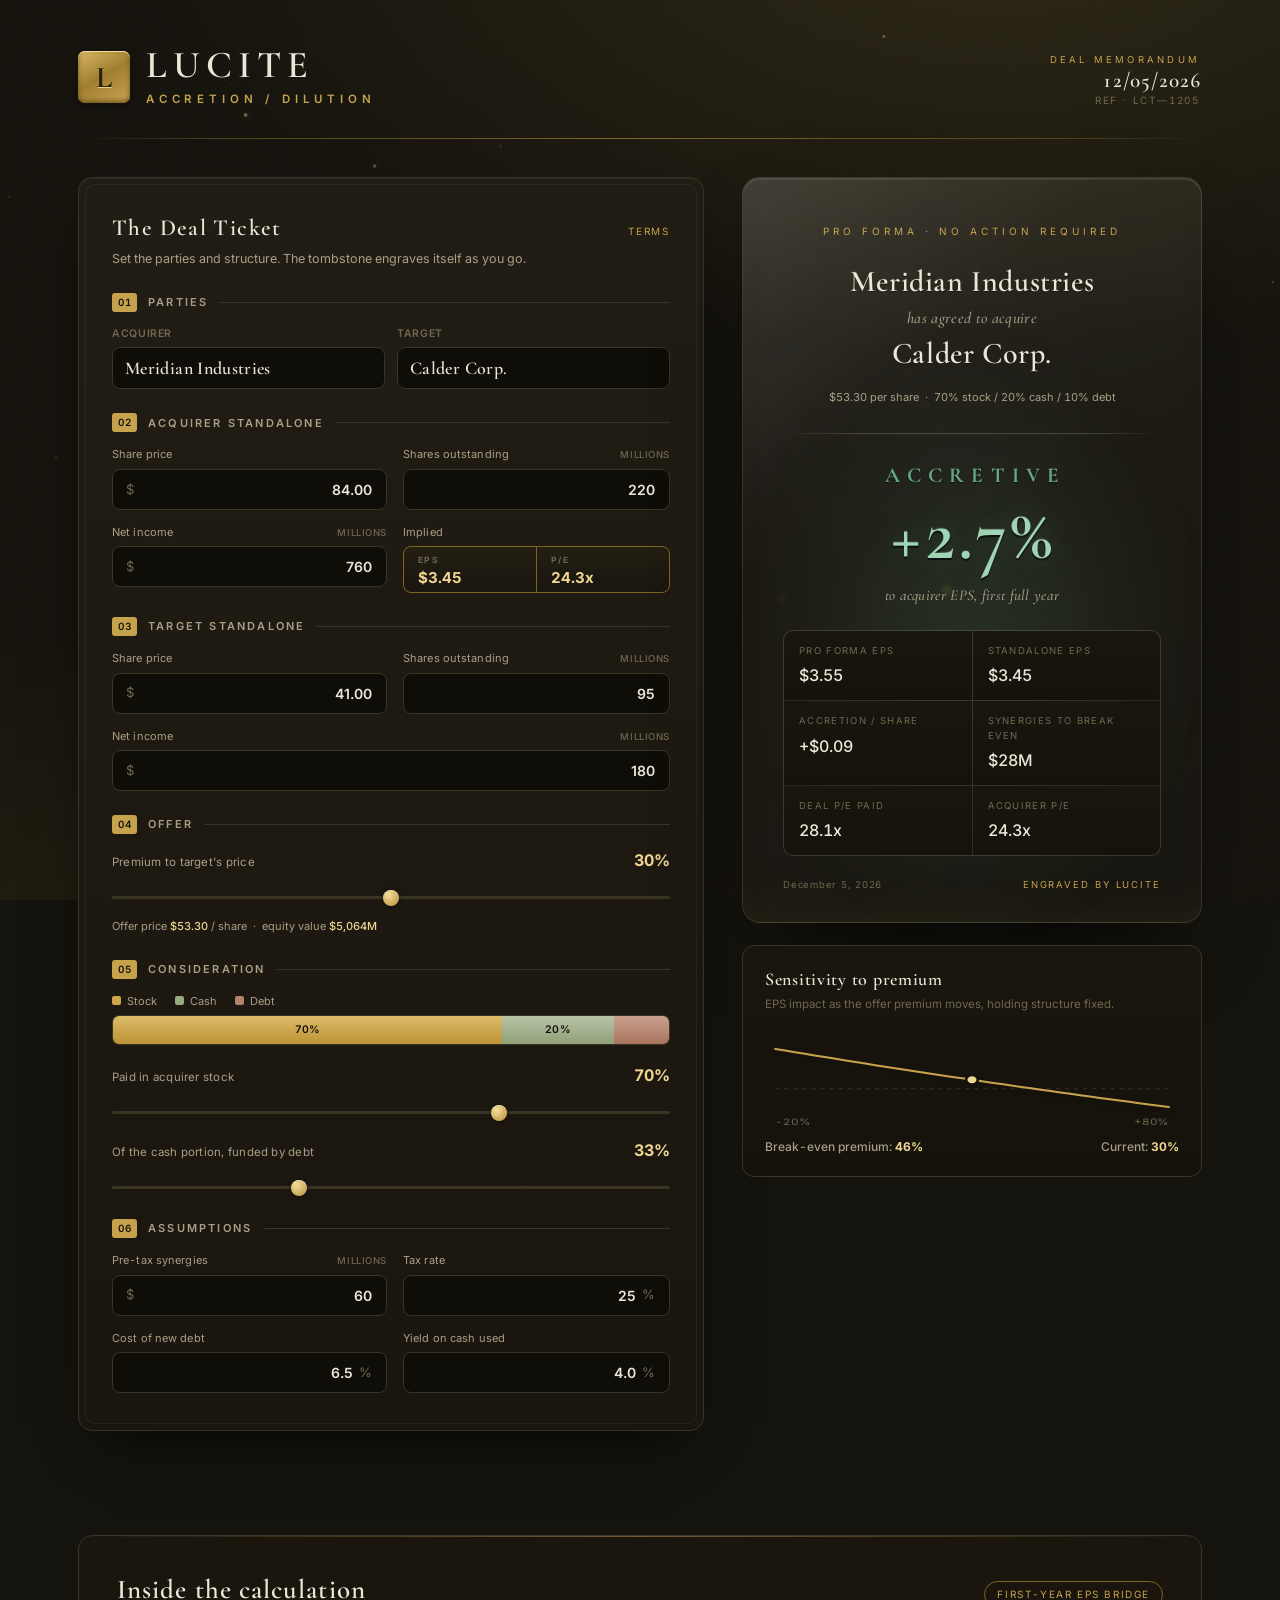
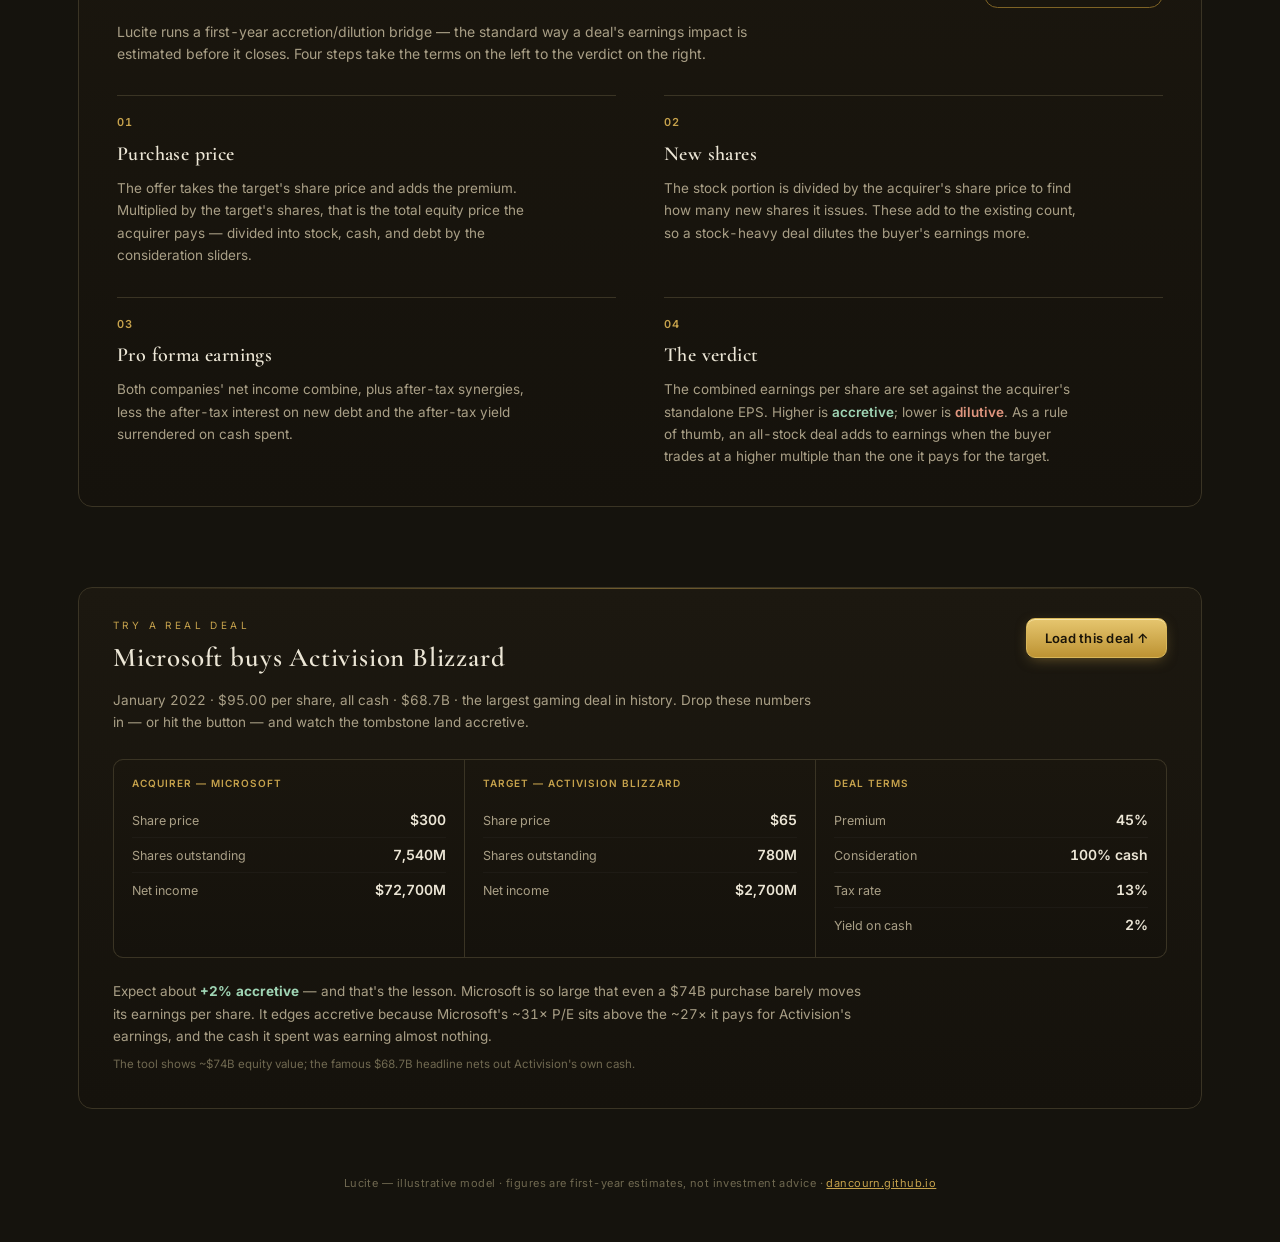
<file: accretion-dilution.html>
<!DOCTYPE html>
<html lang="en">
<head>
<meta charset="UTF-8">
<meta name="viewport" content="width=device-width, initial-scale=1.0">
<title>Lucite — M&amp;A Accretion / Dilution</title>
<link rel="preconnect" href="https://fonts.googleapis.com">
<link rel="preconnect" href="https://fonts.gstatic.com" crossorigin>
<link href="https://fonts.googleapis.com/css2?family=Cormorant+Garamond:ital,wght@0,500;0,600;0,700;1,500;1,600&family=Inter:wght@400;500;600;700&display=swap" rel="stylesheet">
<style>
  :root{
    --ink:#15130d;          /* the desk */
    --ink-2:#1d1a12;        /* raised panel */
    --ink-3:#26221733;      /* input wells */
    --line:#3a3424;         /* hairlines on dark */
    --bone:#ece6d6;         /* primary light */
    --bone-dim:#a99f86;     /* secondary */
    --bone-faint:#6f6850;   /* tertiary */
    --brass:#c6a24c;
    --brass-hi:#efd592;
    --brass-lo:#7e6325;
    --accretive:#67a883;
    --accretive-hi:#9fd4b4;
    --dilutive:#bd6049;
    --dilutive-hi:#e0967f;
    --radius:14px;
    --ease:cubic-bezier(.22,.61,.36,1);
  }

  *{box-sizing:border-box;margin:0;padding:0}
  html{scroll-behavior:smooth}
  body{
    font-family:'Inter',system-ui,sans-serif;
    color:var(--bone);
    background:var(--ink);
    line-height:1.5;
    font-variant-numeric:tabular-nums;
    -webkit-font-smoothing:antialiased;
    text-rendering:optimizeLegibility;
    min-height:100vh;
    position:relative;
    overflow-x:hidden;
  }
  /* the desk: warm radial light + faint grain */
  body::before{
    content:"";position:fixed;inset:0;z-index:0;pointer-events:none;
    background:
      radial-gradient(120% 90% at 78% -10%, #2c2716 0%, transparent 55%),
      radial-gradient(90% 80% at 8% 110%, #221d10 0%, transparent 50%),
      var(--ink);
  }
  body::after{
    content:"";position:fixed;inset:0;z-index:0;pointer-events:none;opacity:.35;
    background-image:url("data:image/svg+xml,%3Csvg xmlns='http://www.w3.org/2000/svg' width='160' height='160'%3E%3Cfilter id='n'%3E%3CfeTurbulence type='fractalNoise' baseFrequency='0.9' numOctaves='2'/%3E%3C/filter%3E%3Crect width='100%25' height='100%25' filter='url(%23n)' opacity='0.5'/%3E%3C/svg%3E");
    mix-blend-mode:overlay;
  }
  .wrap{position:relative;z-index:1;max-width:1180px;margin:0 auto;padding:0 28px}

  /* ---------- loading screen ---------- */
  #loader{position:fixed;inset:0;z-index:9999;display:flex;align-items:center;justify-content:center;
    background:radial-gradient(120% 100% at 50% 32%, #2e2917 0%, #16140e 58%, #100e09 100%);
    transition:opacity .85s var(--ease), visibility .85s;}
  #loader.done{opacity:0;visibility:hidden;pointer-events:none}
  .ld-inner{display:flex;flex-direction:column;align-items:center}
  .ld-seal{width:62px;height:62px;border-radius:9px;display:grid;place-items:center;margin-bottom:22px;
    background:linear-gradient(150deg,#d9b765,#a07f2f 48%,#caa454);
    box-shadow:0 4px 18px #00000066, inset 0 1px 0 #f4dd9a, inset 0 -2px 6px #6e531c;
    opacity:0;transform:translateY(8px) scale(.9);animation:ldSeal .7s var(--ease) .1s forwards}
  .ld-seal span{font-family:'Cormorant Garamond',serif;font-weight:700;font-size:38px;color:#2a2008;text-shadow:0 1px 0 #eccf85;margin-top:2px}
  .ld-word{position:relative;display:flex;gap:.12em;font-family:'Cormorant Garamond',serif;font-weight:600;
    font-size:46px;letter-spacing:.2em;color:var(--bone);padding-left:.2em;overflow:hidden}
  .ld-word span{display:inline-block;opacity:0;transform:translateY(14px);animation:ldLetter .6s var(--ease) forwards}
  .ld-word span:nth-child(1){animation-delay:.35s}
  .ld-word span:nth-child(2){animation-delay:.43s}
  .ld-word span:nth-child(3){animation-delay:.51s}
  .ld-word span:nth-child(4){animation-delay:.59s}
  .ld-word span:nth-child(5){animation-delay:.67s}
  .ld-word span:nth-child(6){animation-delay:.75s}
  .ld-shine{position:absolute;top:0;left:-40%;width:34%;height:100%;pointer-events:none;
    background:linear-gradient(100deg,transparent,#fff5d9c0,transparent);
    transform:translateX(-60%) skewX(-12deg);opacity:0;animation:ldShine 1s var(--ease) 1.15s}
  .ld-line{height:1px;width:0;margin:22px 0 16px;
    background:linear-gradient(90deg,transparent,var(--brass),transparent);
    animation:ldLine .8s var(--ease) .85s forwards}
  .ld-sub{font-family:'Inter',sans-serif;font-size:11px;letter-spacing:.42em;text-transform:uppercase;color:var(--brass);
    opacity:0;animation:ldSub .7s var(--ease) 1.15s forwards}
  @keyframes ldSeal{to{opacity:1;transform:translateY(0) scale(1)}}
  @keyframes ldLetter{to{opacity:1;transform:translateY(0)}}
  @keyframes ldLine{to{width:230px}}
  @keyframes ldSub{to{opacity:1}}
  @keyframes ldShine{0%{opacity:0;transform:translateX(-60%) skewX(-12deg)}
    20%{opacity:1}100%{opacity:0;transform:translateX(420%) skewX(-12deg)}}

  /* drifting brass light */
  #dust{position:fixed;inset:0;z-index:0;pointer-events:none;width:100%;height:100%}

  /* breathing glow behind the tombstone */
  .tomb-col{position:sticky;top:28px}
  .aura{position:absolute;z-index:0;left:50%;top:46%;width:120%;height:80%;transform:translate(-50%,-50%);
    pointer-events:none;border-radius:50%;
    background:radial-gradient(closest-side, var(--aura,#c6a24c) 0%, transparent 72%);
    opacity:.18;filter:blur(46px);
    animation:breathe 7.5s ease-in-out infinite;transition:background .8s ease}
  @keyframes breathe{0%,100%{opacity:.13;transform:translate(-50%,-50%) scale(.94)}
    50%{opacity:.26;transform:translate(-50%,-50%) scale(1.06)}}

  /* ---------- masthead ---------- */
  header{padding:46px 0 30px;display:flex;align-items:flex-end;justify-content:space-between;gap:24px;flex-wrap:wrap}
  .mark{display:flex;align-items:center;gap:16px}
  .seal{
    width:52px;height:52px;flex:none;border-radius:7px;position:relative;
    background:linear-gradient(150deg,#d9b765,#a07f2f 48%,#caa454);
    box-shadow:0 2px 10px #00000066, inset 0 1px 0 #f4dd9a, inset 0 -2px 5px #6e531c;
    display:grid;place-items:center;
  }
  .seal span{
    font-family:'Cormorant Garamond',serif;font-weight:700;font-size:30px;color:#2a2008;
    text-shadow:0 1px 0 #eccf85;line-height:1;margin-top:2px;
  }
  .mark h1{
    font-family:'Cormorant Garamond',serif;font-weight:600;font-size:38px;letter-spacing:.16em;
    color:var(--bone);line-height:1;text-transform:uppercase;
  }
  .mark p{font-size:11.5px;letter-spacing:.42em;text-transform:uppercase;color:var(--brass);margin-top:7px;font-weight:600}
  .dateline{text-align:right;padding-right:2px}
  .dl-eye{font-family:'Inter',sans-serif;font-size:9.5px;letter-spacing:.34em;text-transform:uppercase;color:var(--brass)}
  .dl-date{font-family:'Cormorant Garamond',serif;font-size:21px;font-weight:600;color:var(--bone);letter-spacing:.02em;margin:3px 0 2px;line-height:1}
  .dl-ref{font-family:'Inter',sans-serif;font-size:10px;letter-spacing:.18em;color:var(--bone-faint)}

  .rule{height:1px;background:linear-gradient(90deg,transparent,var(--brass-lo) 12%,var(--brass) 50%,var(--brass-lo) 88%,transparent);opacity:.55}

  /* ---------- main grid ---------- */
  .stage{display:grid;grid-template-columns:1fr 1fr;gap:38px;padding:38px 0 70px;align-items:start}

  /* ---------- the deal ticket (inputs) ---------- */
  .ticket{
    background:linear-gradient(180deg,#211d14,#1a160f);
    border:1px solid var(--line);
    border-radius:var(--radius);
    padding:6px;
    box-shadow:0 24px 60px -28px #000, inset 0 1px 0 #ffffff0a;
  }
  .ticket-inner{border:1px solid #ffffff0d;border-radius:10px;padding:26px 26px 30px}
  .ticket-head{display:flex;align-items:baseline;justify-content:space-between;margin-bottom:4px}
  .ticket-head h2{font-family:'Cormorant Garamond',serif;font-size:23px;font-weight:600;letter-spacing:.06em;color:var(--bone)}
  .ticket-head em{font-style:normal;font-family:'Inter',sans-serif;font-size:10px;letter-spacing:.18em;text-transform:uppercase;color:var(--brass)}
  .ticket-sub{font-size:12.5px;color:var(--bone-dim);margin-bottom:22px}

  .group{margin-top:24px}
  .group:first-of-type{margin-top:18px}
  .glabel{display:flex;align-items:center;gap:11px;margin-bottom:14px}
  .glabel .num{font-family:'Inter',sans-serif;font-size:10px;color:var(--ink);background:var(--brass);
    padding:2px 6px;border-radius:3px;letter-spacing:.05em;font-weight:600}
  .glabel h3{font-family:'Inter',sans-serif;font-weight:600;font-size:11px;letter-spacing:.2em;text-transform:uppercase;color:var(--bone-dim)}
  .glabel .ln{flex:1;height:1px;background:var(--line)}

  .names{display:grid;grid-template-columns:1fr 1fr;gap:12px}
  .field{position:relative}
  .field > label{display:block;font-size:10.5px;letter-spacing:.06em;text-transform:uppercase;color:var(--bone-faint);margin-bottom:6px;font-weight:600}
  input[type=text]{
    width:100%;background:#0f0d08;border:1px solid var(--line);border-radius:8px;
    color:var(--bone);font-family:'Cormorant Garamond',serif;font-size:18px;font-weight:600;letter-spacing:.02em;
    padding:9px 12px;transition:border-color .2s,box-shadow .2s;
  }
  input[type=text]:focus{outline:none;border-color:var(--brass);box-shadow:0 0 0 3px #c6a24c22}

  .num-grid{display:grid;grid-template-columns:1fr 1fr;gap:14px 16px}
  .num-field label{display:flex;justify-content:space-between;align-items:baseline;font-size:11px;color:var(--bone-dim);margin-bottom:6px;letter-spacing:.01em}
  .num-field label small{color:var(--bone-faint);font-size:9.5px;font-weight:500;letter-spacing:.06em;text-transform:uppercase}
  .num-field .val{font-family:'Inter',sans-serif;font-size:13px;color:var(--bone);font-weight:600}
  .num-field .val small{color:var(--bone-faint);font-size:10px}
  .derived-field .derived-readout{display:flex;background:linear-gradient(180deg,#241f12,#191510);
    border:1px solid var(--brass-lo);border-radius:8px;overflow:hidden}
  .dr{flex:1;display:flex;flex-direction:column;justify-content:center;gap:3px;padding:7px 14px;min-height:44px}
  .dr b{font-size:8.5px;font-weight:700;letter-spacing:.16em;text-transform:uppercase;color:var(--bone-faint)}
  .dr > span{font-size:15px;font-weight:700;color:var(--brass-hi);line-height:1}
  .dr + .dr{border-left:1px solid var(--brass-lo)}
  .input-well{display:flex;align-items:center;background:#0f0d08;border:1px solid var(--line);border-radius:8px;overflow:hidden;transition:border-color .2s,box-shadow .2s}
  .input-well:focus-within{border-color:var(--brass);box-shadow:0 0 0 3px #c6a24c22}
  .input-well .pre{font-family:'Inter',sans-serif;font-size:13px;color:var(--bone-faint);padding:0 6px 0 13px;flex:none;user-select:none}
  .input-well .post{font-family:'Inter',sans-serif;font-size:13px;color:var(--bone-faint);padding:0 14px 0 0;flex:none;user-select:none}
  .input-well input[type=number]{
    flex:1;min-width:0;background:transparent;border:none;color:var(--bone);
    font-family:'Inter',sans-serif;font-size:14px;font-weight:600;padding:11px 14px;text-align:right;
  }
  .input-well input[type=number]:not(:last-child){padding-right:6px}
  .input-well input[type=number]:focus{outline:none}
  input[type=number]::-webkit-outer-spin-button,input[type=number]::-webkit-inner-spin-button{-webkit-appearance:none;margin:0}
  input[type=number]{-moz-appearance:textfield}

  /* sliders */
  .slider-field{margin-top:2px}
  .slider-field .top{display:flex;justify-content:space-between;align-items:baseline;margin-bottom:9px}
  .slider-field .top label{font-size:11.5px;color:var(--bone-dim);letter-spacing:.02em}
  .slider-field .top .v{font-family:'Inter',sans-serif;font-size:16px;color:var(--brass-hi);font-weight:700;letter-spacing:.01em}
  input[type=range]{-webkit-appearance:none;appearance:none;width:100%;height:3px;border-radius:3px;background:var(--line);outline:none;cursor:pointer}
  input[type=range]::-webkit-slider-thumb{-webkit-appearance:none;appearance:none;width:16px;height:16px;border-radius:50%;
    background:radial-gradient(circle at 35% 30%,#f4dd9a,#b78f38);border:none;box-shadow:0 1px 4px #0008, inset 0 1px 0 #fff6;transition:transform .12s}
  input[type=range]::-webkit-slider-thumb:hover{transform:scale(1.18)}
  input[type=range]::-moz-range-thumb{width:16px;height:16px;border:none;border-radius:50%;background:radial-gradient(circle at 35% 30%,#f4dd9a,#b78f38);box-shadow:0 1px 4px #0008}

  /* consideration bar */
  .mix-bar{height:30px;border-radius:7px;overflow:hidden;display:flex;border:1px solid var(--line);margin:4px 0 18px;box-shadow:inset 0 2px 6px #0006}
  .mix-bar .seg{display:flex;align-items:center;justify-content:center;font-family:'Inter',sans-serif;font-size:10.5px;font-weight:600;
    color:#0f0d08;transition:flex-basis .45s var(--ease),background .3s;white-space:nowrap;overflow:hidden;letter-spacing:.03em}
  .seg.stock{background:linear-gradient(180deg,#dcbb6a,#bd9335)}
  .seg.cash{background:linear-gradient(180deg,#b8c4a6,#90a079)}
  .seg.debt{background:linear-gradient(180deg,#caa08e,#a8745e)}
  .mix-legend{display:flex;gap:18px;font-size:11px;color:var(--bone-dim);margin-bottom:6px}
  .mix-legend span{display:flex;align-items:center;gap:6px}
  .mix-legend i{width:9px;height:9px;border-radius:2px;display:inline-block}

  /* ---------- the tombstone ---------- */
  .tomb-col{position:sticky;top:28px}
  .lucite{
    position:relative;z-index:1;border-radius:18px;padding:46px 40px 30px;overflow:hidden;
    background:linear-gradient(160deg,rgba(236,230,214,.10),rgba(236,230,214,.03) 45%,rgba(255,255,255,.02));
    border:1px solid #ece6d622;
    box-shadow:
      0 40px 90px -40px #000,
      0 2px 0 #ffffff18 inset,
      0 -30px 60px -50px #c6a24c40 inset;
    backdrop-filter:blur(3px) saturate(1.05);
    -webkit-backdrop-filter:blur(3px) saturate(1.05);
  }
  /* refraction edge */
  .lucite::before{
    content:"";position:absolute;inset:0;border-radius:18px;pointer-events:none;
    background:linear-gradient(135deg,#ffffff14,transparent 30%,transparent 70%,#00000022);
    mix-blend-mode:screen;
  }
  /* specular sweep */
  .lucite::after{
    content:"";position:absolute;top:-60%;left:-30%;width:55%;height:220%;pointer-events:none;
    background:linear-gradient(100deg,transparent,#fff7e08c,transparent);
    transform:translateX(-220%) rotate(8deg);opacity:0;
  }
  .lucite.flash::after{animation:sweep 1.05s var(--ease)}
  @keyframes sweep{0%{transform:translateX(-220%) rotate(8deg);opacity:0}
    18%{opacity:.9}55%{opacity:.55}100%{transform:translateX(360%) rotate(8deg);opacity:0}}

  .eyebrow{text-align:center;font-family:'Inter',sans-serif;font-size:10px;letter-spacing:.4em;
    text-transform:uppercase;color:var(--brass);margin-bottom:26px}
  .parties{text-align:center}
  .parties .pa,.parties .pt{font-family:'Cormorant Garamond',serif;font-weight:600;font-size:30px;line-height:1.12;
    letter-spacing:.02em;color:var(--bone);
    text-shadow:0 1px 0 #00000080, 0 -1px 0 #ffffff14;}
  .parties .verb{font-family:'Cormorant Garamond',serif;font-style:italic;font-weight:500;font-size:16px;
    color:var(--bone-dim);margin:7px 0;letter-spacing:.02em}
  .consid{text-align:center;font-family:'Inter',sans-serif;font-size:11px;color:var(--bone-dim);
    margin:18px auto 0;letter-spacing:0;line-height:1.7;max-width:100%}
  .consid b{color:var(--brass-hi);font-weight:500}

  .tomb-rule{height:1px;margin:26px 0;background:linear-gradient(90deg,transparent,#ece6d633 20%,#ece6d633 80%,transparent)}

  /* the verdict, engraved */
  .verdict{text-align:center;margin:6px 0 4px}
  .verdict .word{
    font-family:'Cormorant Garamond',serif;font-weight:700;font-size:21px;letter-spacing:.34em;
    text-transform:uppercase;padding-left:.34em;
    color:var(--brass);
    text-shadow:0 1px 1px #00000099, 0 -1px 0 #ffffff20;
    transition:color .4s;
  }
  .verdict .figure{
    font-family:'Cormorant Garamond',serif;font-weight:600;font-size:74px;line-height:1;margin-top:6px;
    letter-spacing:.01em;color:var(--brass-hi);
    text-shadow:
      0 2px 1px #000000aa,
      0 -1px 0 #ffffff1f,
      0 0 30px var(--glow,#c6a24c44);
    transition:color .4s, text-shadow .4s;
  }
  .verdict.up .word{color:var(--accretive)}
  .verdict.up .figure{color:var(--accretive-hi);--glow:#67a88355}
  .verdict.down .word{color:var(--dilutive)}
  .verdict.down .figure{color:var(--dilutive-hi);--glow:#bd604955}
  .verdict .sub{font-family:'Cormorant Garamond',serif;font-style:italic;font-weight:500;font-size:15px;color:var(--bone-dim);margin-top:12px;letter-spacing:.02em}

  /* engraved register */
  .register{margin-top:24px;display:grid;grid-template-columns:1fr 1fr;gap:1px;
    background:#ece6d614;border:1px solid #ece6d614;border-radius:10px;overflow:hidden}
  .reg-cell{background:linear-gradient(180deg,#1a160e,#15120c);padding:13px 15px}
  .reg-cell .k{font-size:9.5px;letter-spacing:.14em;text-transform:uppercase;color:var(--bone-faint);margin-bottom:5px}
  .reg-cell .vv{font-family:'Inter',sans-serif;font-size:16px;font-weight:500;color:var(--bone)}
  .reg-cell .vv small{font-size:10.5px;color:var(--bone-dim);font-weight:400}

  .tomb-foot{display:flex;justify-content:space-between;align-items:center;margin-top:22px;
    font-family:'Inter',sans-serif;font-size:9.5px;letter-spacing:.08em;color:var(--bone-faint)}
  .tomb-foot .engr{color:var(--brass);letter-spacing:.2em}

  .note{position:relative;z-index:1;background:#bd60491a;border:1px solid #bd604955;border-radius:8px;padding:10px 13px;margin-top:18px;
    font-size:12px;color:var(--dilutive-hi);line-height:1.5;display:none}
  .note.show{display:block}

  /* sensitivity strip */
  .sens{position:relative;z-index:1;margin-top:22px;background:linear-gradient(180deg,#1a160e,#15120c);border:1px solid var(--line);border-radius:12px;padding:20px 22px}
  .sens h4{font-family:'Cormorant Garamond',serif;font-size:18px;font-weight:600;letter-spacing:.04em;margin-bottom:3px}
  .sens p{font-size:11.5px;color:var(--bone-faint);margin-bottom:16px}
  .spark{position:relative;height:96px;width:100%}
  .spark svg{width:100%;height:100%;overflow:visible}
  .spark .zero{stroke:#ece6d626;stroke-width:1;stroke-dasharray:3 4}
  .spark .curve{fill:none;stroke:var(--brass);stroke-width:2;stroke-linejoin:round;stroke-linecap:round;
    filter:drop-shadow(0 2px 4px #0008)}
  .spark .cur{fill:var(--brass-hi);stroke:#15120c;stroke-width:2}
  .spark .axlab{font-family:'Inter',sans-serif;font-size:9px;fill:var(--bone-faint)}
  .sens-foot{display:flex;justify-content:space-between;margin-top:12px;font-family:'Inter',sans-serif;font-size:12px;color:var(--bone-dim);font-weight:500}
  .sens-foot b{color:var(--brass-hi);font-weight:700}

  /* methodology */
  .method{padding:34px 0 80px}
  .method-card{background:linear-gradient(180deg,#1a160e,#15120c);border:1px solid var(--line);border-radius:var(--radius);padding:34px 38px 38px;position:relative;overflow:hidden}
  .method-card::before{content:"";position:absolute;left:0;top:0;right:0;height:1px;background:linear-gradient(90deg,transparent,var(--brass) 50%,transparent);opacity:.5}
  .method-top{display:flex;align-items:baseline;justify-content:space-between;gap:18px;flex-wrap:wrap}
  .method-card h3{font-family:'Cormorant Garamond',serif;font-size:27px;font-weight:600;letter-spacing:.04em}
  .method-tag{font-family:'Inter',sans-serif;font-size:10px;letter-spacing:.16em;text-transform:uppercase;color:var(--brass);
    border:1px solid var(--brass-lo);border-radius:20px;padding:5px 12px;white-space:nowrap}
  .method-card .lead{color:var(--bone-dim);font-size:14px;line-height:1.6;margin:10px 0 30px;max-width:74ch}
  .steps{list-style:none;display:grid;grid-template-columns:repeat(2,1fr);gap:30px 48px;counter-reset:none}
  .steps li{position:relative;padding-top:18px;border-top:1px solid var(--line)}
  .step-n{font-family:'Inter',sans-serif;font-size:11px;font-weight:600;color:var(--brass);letter-spacing:.1em;display:block;margin-bottom:8px}
  .steps h5{font-family:'Cormorant Garamond',serif;font-size:20px;font-weight:600;letter-spacing:.02em;color:var(--bone);margin-bottom:8px}
  .steps p{font-size:13.5px;color:var(--bone-dim);line-height:1.66;max-width:46ch}
  .acc{color:var(--accretive-hi);font-weight:600}
  .dil{color:var(--dilutive-hi);font-weight:600}

  /* try a real deal */
  .realdeal{padding:0 0 40px}
  .rd-card{background:linear-gradient(180deg,#1c1810,#15120c);border:1px solid var(--line);border-radius:var(--radius);
    padding:30px 34px 34px;position:relative;overflow:hidden}
  .rd-card::before{content:"";position:absolute;left:0;top:0;right:0;height:1px;
    background:linear-gradient(90deg,transparent,var(--brass) 50%,transparent);opacity:.5}
  .rd-top{display:flex;align-items:flex-start;justify-content:space-between;gap:18px;flex-wrap:wrap}
  .rd-eye{font-family:'Inter',sans-serif;font-size:10px;letter-spacing:.34em;text-transform:uppercase;color:var(--brass);margin-bottom:5px}
  .rd-card h3{font-family:'Cormorant Garamond',serif;font-size:27px;font-weight:600;letter-spacing:.03em;color:var(--bone)}
  .rd-btn{flex:none;font-family:'Inter',sans-serif;font-size:13px;font-weight:600;letter-spacing:.02em;color:#1a1408;
    background:linear-gradient(180deg,#e6c66f,#bd9333);border:1px solid #d8b659;border-radius:9px;padding:11px 18px;cursor:pointer;
    box-shadow:0 4px 14px -4px #c6a24c80, inset 0 1px 0 #f6e4a6;
    transition:transform .12s var(--ease), box-shadow .2s}
  .rd-btn:hover{transform:translateY(-1px);box-shadow:0 7px 20px -5px #c6a24ca0, inset 0 1px 0 #f8e9b0}
  .rd-btn:active{transform:translateY(0)}
  .rd-sub{color:var(--bone-dim);font-size:13.5px;line-height:1.6;margin:12px 0 26px;max-width:78ch}
  .rd-grid{display:grid;grid-template-columns:repeat(3,1fr);gap:1px;background:var(--line);border:1px solid var(--line);border-radius:10px;overflow:hidden}
  .rd-col{background:linear-gradient(180deg,#1a160e,#15120c);padding:16px 18px}
  .rd-col-h{font-size:10px;letter-spacing:.1em;text-transform:uppercase;color:var(--brass);font-weight:600;margin-bottom:12px}
  .rd-col ul{list-style:none}
  .rd-col li{display:flex;justify-content:space-between;align-items:baseline;padding:6px 0;border-bottom:1px solid #ffffff08}
  .rd-col li:last-child{border-bottom:none}
  .rd-col li span{font-size:12.5px;color:var(--bone-dim)}
  .rd-col li b{font-size:14px;font-weight:600;color:var(--bone)}
  .rd-take{font-size:13.5px;line-height:1.65;color:var(--bone-dim);margin-top:22px;max-width:84ch}
  .rd-take .acc{color:var(--accretive-hi);font-weight:700}
  .rd-note{display:block;margin-top:8px;font-size:11.5px;color:var(--bone-faint)}

  footer.site{padding:26px 0 50px;text-align:center;font-size:11px;color:var(--bone-faint);font-family:'Inter',sans-serif;letter-spacing:.04em}
  footer.site a{color:var(--brass)}

  @media (max-width:920px){
    .stage{grid-template-columns:1fr;gap:30px}
    .tomb-col{position:static}
    .steps{grid-template-columns:1fr;gap:0}
    .steps li{padding:18px 0}
  }
  @media (max-width:560px){
    .wrap{padding:0 18px}
    .mark h1{font-size:30px}
    .verdict .figure{font-size:58px}
    .num-grid{grid-template-columns:1fr}
    .names{grid-template-columns:1fr}
  }
  @media (prefers-reduced-motion:reduce){
    .lucite.flash::after{animation:none}
    .aura{animation:none}
    *{transition-duration:.01ms !important}
  }
  :focus-visible{outline:2px solid var(--brass);outline-offset:2px}
</style>
</head>
<body>
<div id="loader" aria-hidden="true">
  <div class="ld-inner">
    <div class="ld-seal"><span>L</span></div>
    <div class="ld-word"><span>L</span><span>U</span><span>C</span><span>I</span><span>T</span><span>E</span><i class="ld-shine"></i></div>
    <div class="ld-line"></div>
    <div class="ld-sub">Accretion / Dilution</div>
  </div>
</div>
<canvas id="dust" aria-hidden="true"></canvas>
<div class="wrap">

  <header>
    <div class="mark">
      <div class="seal"><span>L</span></div>
      <div>
        <h1>Lucite</h1>
        <p>Accretion / Dilution</p>
      </div>
    </div>
    <div class="dateline">
      <div class="dl-eye">Deal Memorandum</div>
      <div class="dl-date" id="dateline-date">—</div>
      <div class="dl-ref" id="dateline-ref">REF · LCT—0000</div>
    </div>
  </header>
  <div class="rule"></div>

  <div class="stage">

    <!-- ===================== DEAL TICKET ===================== -->
    <section class="ticket" aria-label="Deal terms">
      <div class="ticket-inner">
        <div class="ticket-head">
          <h2>The Deal Ticket</h2>
          <em>Terms</em>
        </div>
        <p class="ticket-sub">Set the parties and structure. The tombstone engraves itself as you go.</p>

        <!-- Parties -->
        <div class="group">
          <div class="glabel"><span class="num">01</span><h3>Parties</h3><span class="ln"></span></div>
          <div class="names">
            <div class="field">
              <label>Acquirer</label>
              <input type="text" id="acqName" value="Meridian Industries" maxlength="22" autocomplete="off">
            </div>
            <div class="field">
              <label>Target</label>
              <input type="text" id="tgtName" value="Calder Corp." maxlength="22" autocomplete="off">
            </div>
          </div>
        </div>

        <!-- Acquirer financials -->
        <div class="group">
          <div class="glabel"><span class="num">02</span><h3>Acquirer Standalone</h3><span class="ln"></span></div>
          <div class="num-grid">
            <div class="num-field">
              <label>Share price</label>
              <div class="input-well"><span class="pre">$</span><input type="number" id="acqPrice" value="84.00" step="0.5" min="0"></div>
            </div>
            <div class="num-field">
              <label>Shares outstanding <small>millions</small></label>
              <div class="input-well"><input type="number" id="acqShares" value="220" step="1" min="0.01"></div>
            </div>
            <div class="num-field">
              <label>Net income <small>millions</small></label>
              <div class="input-well"><span class="pre">$</span><input type="number" id="acqNI" value="760" step="5"></div>
            </div>
            <div class="num-field derived-field">
              <label>Implied</label>
              <div class="derived-readout">
                <span class="dr"><b>EPS</b> <span id="acqEpsVal">—</span></span>
                <span class="dr"><b>P/E</b> <span id="acqPeVal">—</span></span>
              </div>
            </div>
          </div>
        </div>

        <!-- Target financials -->
        <div class="group">
          <div class="glabel"><span class="num">03</span><h3>Target Standalone</h3><span class="ln"></span></div>
          <div class="num-grid">
            <div class="num-field">
              <label>Share price</label>
              <div class="input-well"><span class="pre">$</span><input type="number" id="tgtPrice" value="41.00" step="0.5" min="0"></div>
            </div>
            <div class="num-field">
              <label>Shares outstanding <small>millions</small></label>
              <div class="input-well"><input type="number" id="tgtShares" value="95" step="1" min="0.01"></div>
            </div>
            <div class="num-field" style="grid-column:1 / -1">
              <label>Net income <small>millions</small></label>
              <div class="input-well"><span class="pre">$</span><input type="number" id="tgtNI" value="180" step="5"></div>
            </div>
          </div>
        </div>

        <!-- Premium -->
        <div class="group">
          <div class="glabel"><span class="num">04</span><h3>Offer</h3><span class="ln"></span></div>
          <div class="slider-field">
            <div class="top"><label>Premium to target's price</label><span class="v" id="premV">30%</span></div>
            <input type="range" id="premium" min="-20" max="80" value="30" step="1">
          </div>
          <div class="consid" style="text-align:left;margin-top:12px;color:var(--bone-dim)">
            Offer price <b id="offerPx">$53.30</b> / share &nbsp;·&nbsp; equity value <b id="equityVal">$5,064M</b>
          </div>
        </div>

        <!-- Consideration -->
        <div class="group">
          <div class="glabel"><span class="num">05</span><h3>Consideration</h3><span class="ln"></span></div>
          <div class="mix-legend">
            <span><i style="background:#cda647"></i>Stock</span>
            <span><i style="background:#9aaa7e"></i>Cash</span>
            <span><i style="background:#b3816c"></i>Debt</span>
          </div>
          <div class="mix-bar" id="mixBar" aria-hidden="true"></div>
          <div class="slider-field" style="margin-top:14px">
            <div class="top"><label>Paid in acquirer stock</label><span class="v" id="stockV">70%</span></div>
            <input type="range" id="stockMix" min="0" max="100" value="70" step="1">
          </div>
          <div class="slider-field" style="margin-top:18px">
            <div class="top"><label>Of the cash portion, funded by debt</label><span class="v" id="debtV">33%</span></div>
            <input type="range" id="debtMix" min="0" max="100" value="33" step="1">
          </div>
        </div>

        <!-- Assumptions -->
        <div class="group">
          <div class="glabel"><span class="num">06</span><h3>Assumptions</h3><span class="ln"></span></div>
          <div class="num-grid">
            <div class="num-field">
              <label>Pre-tax synergies <small>millions</small></label>
              <div class="input-well"><span class="pre">$</span><input type="number" id="synergy" value="60" step="5" min="0"></div>
            </div>
            <div class="num-field">
              <label>Tax rate</label>
              <div class="input-well"><input type="number" id="tax" value="25" step="1" min="0" max="60"><span class="post">%</span></div>
            </div>
            <div class="num-field">
              <label>Cost of new debt</label>
              <div class="input-well"><input type="number" id="debtRate" value="6.5" step="0.25" min="0"><span class="post">%</span></div>
            </div>
            <div class="num-field">
              <label>Yield on cash used</label>
              <div class="input-well"><input type="number" id="cashRate" value="4.0" step="0.25" min="0"><span class="post">%</span></div>
            </div>
          </div>
        </div>

      </div>
    </section>

    <!-- ===================== TOMBSTONE ===================== -->
    <div class="tomb-col">
      <div class="aura" id="aura" aria-hidden="true"></div>
      <div class="lucite" id="lucite">
        <div class="eyebrow">Pro Forma · No Action Required</div>
        <div class="parties">
          <div class="pa" id="t-acq">Meridian Industries</div>
          <div class="verb">has agreed to acquire</div>
          <div class="pt" id="t-tgt">Calder Corp.</div>
        </div>
        <div class="consid">
          <span id="t-consid">$53.30 per share · 70% stock / 20% cash / 10% debt</span>
        </div>

        <div class="tomb-rule"></div>

        <div class="verdict" id="verdict">
          <div class="word" id="v-word">ACCRETIVE</div>
          <div class="figure" id="v-figure">+0.0%</div>
          <div class="sub" id="v-sub">to acquirer EPS, first full year</div>
        </div>

        <div class="register">
          <div class="reg-cell"><div class="k">Pro forma EPS</div><div class="vv" id="r-eps">$3.45</div></div>
          <div class="reg-cell"><div class="k">Standalone EPS</div><div class="vv" id="r-base">$3.45</div></div>
          <div class="reg-cell"><div class="k">Accretion / share</div><div class="vv" id="r-delta">+$0.00</div></div>
          <div class="reg-cell"><div class="k">Synergies to break even</div><div class="vv" id="r-be">$0M</div></div>
          <div class="reg-cell"><div class="k">Deal P/E paid</div><div class="vv" id="r-dpe">—</div></div>
          <div class="reg-cell"><div class="k">Acquirer P/E</div><div class="vv" id="r-ape">—</div></div>
        </div>

        <div class="tomb-foot">
          <span id="t-date">—</span>
          <span class="engr">ENGRAVED BY LUCITE</span>
        </div>
      </div>

      <div class="note" id="warn"></div>

      <!-- sensitivity -->
      <div class="sens">
        <h4>Sensitivity to premium</h4>
        <p>EPS impact as the offer premium moves, holding structure fixed.</p>
        <div class="spark"><svg id="spark" viewBox="0 0 320 96" preserveAspectRatio="none" aria-hidden="true"></svg></div>
        <div class="sens-foot">
          <span>Break-even premium: <b id="bePrem">—</b></span>
          <span>Current: <b id="curPrem">30%</b></span>
        </div>
      </div>
    </div>

  </div>

  <!-- ===================== METHODOLOGY ===================== -->
  <section class="method">
    <div class="method-card">
      <div class="method-top">
        <h3>Inside the calculation</h3>
        <span class="method-tag">First-year EPS bridge</span>
      </div>
      <p class="lead">Lucite runs a first-year accretion/dilution bridge — the standard way a deal's earnings impact is estimated before it closes. Four steps take the terms on the left to the verdict on the right.</p>
      <ol class="steps">
        <li>
          <span class="step-n">01</span>
          <h5>Purchase price</h5>
          <p>The offer takes the target's share price and adds the premium. Multiplied by the target's shares, that is the total equity price the acquirer pays — divided into stock, cash, and debt by the consideration sliders.</p>
        </li>
        <li>
          <span class="step-n">02</span>
          <h5>New shares</h5>
          <p>The stock portion is divided by the acquirer's share price to find how many new shares it issues. These add to the existing count, so a stock-heavy deal dilutes the buyer's earnings more.</p>
        </li>
        <li>
          <span class="step-n">03</span>
          <h5>Pro forma earnings</h5>
          <p>Both companies' net income combine, plus after-tax synergies, less the after-tax interest on new debt and the after-tax yield surrendered on cash spent.</p>
        </li>
        <li>
          <span class="step-n">04</span>
          <h5>The verdict</h5>
          <p>The combined earnings per share are set against the acquirer's standalone EPS. Higher is <span class="acc">accretive</span>; lower is <span class="dil">dilutive</span>. As a rule of thumb, an all-stock deal adds to earnings when the buyer trades at a higher multiple than the one it pays for the target.</p>
        </li>
      </ol>
    </div>
  </section>

  <!-- ===================== TRY A REAL DEAL ===================== -->
  <section class="realdeal">
    <div class="rd-card">
      <div class="rd-top">
        <div>
          <div class="rd-eye">Try a real deal</div>
          <h3>Microsoft buys Activision Blizzard</h3>
        </div>
        <button class="rd-btn" id="loadDeal" type="button">Load this deal&nbsp;↑</button>
      </div>
      <p class="rd-sub">January 2022 · $95.00 per share, all cash · $68.7B · the largest gaming deal in history. Drop these numbers in — or hit the button — and watch the tombstone land accretive.</p>
      <div class="rd-grid">
        <div class="rd-col">
          <div class="rd-col-h">Acquirer — Microsoft</div>
          <ul>
            <li><span>Share price</span><b>$300</b></li>
            <li><span>Shares outstanding</span><b>7,540M</b></li>
            <li><span>Net income</span><b>$72,700M</b></li>
          </ul>
        </div>
        <div class="rd-col">
          <div class="rd-col-h">Target — Activision Blizzard</div>
          <ul>
            <li><span>Share price</span><b>$65</b></li>
            <li><span>Shares outstanding</span><b>780M</b></li>
            <li><span>Net income</span><b>$2,700M</b></li>
          </ul>
        </div>
        <div class="rd-col">
          <div class="rd-col-h">Deal terms</div>
          <ul>
            <li><span>Premium</span><b>45%</b></li>
            <li><span>Consideration</span><b>100% cash</b></li>
            <li><span>Tax rate</span><b>13%</b></li>
            <li><span>Yield on cash</span><b>2%</b></li>
          </ul>
        </div>
      </div>
      <p class="rd-take">Expect about <b class="acc">+2% accretive</b> — and that's the lesson. Microsoft is so large that even a $74B purchase barely moves its earnings per share. It edges accretive because Microsoft's ~31× P/E sits above the ~27× it pays for Activision's earnings, and the cash it spent was earning almost nothing. <span class="rd-note">The tool shows ~$74B equity value; the famous $68.7B headline nets out Activision's own cash.</span></p>
    </div>
  </section>

  <footer class="site">
    Lucite — illustrative model · figures are first-year estimates, not investment advice ·
    <a href="https://dancourn.github.io" target="_blank" rel="noopener">dancourn.github.io</a>
  </footer>

</div>

<script>
(function(){
  "use strict";
  const $ = id => document.getElementById(id);
  const ids = ["acqName","tgtName","acqPrice","acqShares","acqNI","tgtPrice","tgtShares","tgtNI",
    "premium","stockMix","debtMix","synergy","tax","debtRate","cashRate"];
  const el = {}; ids.forEach(i=>el[i]=$(i));

  const num = v => { const n = parseFloat(v); return isFinite(n) ? n : 0; };
  const fmtUSD = (v,dec=2) => (v<0?"-":"") + "$" + Math.abs(v).toLocaleString("en-US",{minimumFractionDigits:dec,maximumFractionDigits:dec});
  const fmtM = v => fmtUSD(v,0).replace(/\.00$/,"") + "M";
  const fmtPct = (v,dec=1,sign=true) => (sign&&v>0?"+":"") + v.toFixed(dec) + "%";
  const fmtX = v => v.toFixed(1) + "x";

  // ---- core engine ----
  function compute(premPct){
    const acqPrice=num(el.acqPrice.value), acqShares=num(el.acqShares.value), acqNI=num(el.acqNI.value);
    const tgtPrice=num(el.tgtPrice.value), tgtShares=num(el.tgtShares.value), tgtNI=num(el.tgtNI.value);
    const prem = (premPct!==undefined?premPct:num(el.premium.value))/100;
    const stockPct = num(el.stockMix.value)/100;
    const debtOfCash = num(el.debtMix.value)/100;
    const synergy=num(el.synergy.value), tax=num(el.tax.value)/100;
    const debtRate=num(el.debtRate.value)/100, cashRate=num(el.cashRate.value)/100;

    const offerPx = tgtPrice*(1+prem);
    const equityValue = offerPx*tgtShares;                 // $M
    const stock$ = equityValue*stockPct;
    const cashRemainder = equityValue*(1-stockPct);
    const debt$ = cashRemainder*debtOfCash;
    const cash$ = cashRemainder*(1-debtOfCash);

    const newShares = acqPrice>0 ? stock$/acqPrice : 0;     // M
    const pfShares = acqShares + newShares;

    const baseNI = acqNI + tgtNI
      - debt$*debtRate*(1-tax)
      - cash$*cashRate*(1-tax);
    const pfNI = baseNI + synergy*(1-tax);

    const baseEPS = acqShares>0 ? acqNI/acqShares : 0;
    const pfEPS = pfShares>0 ? pfNI/pfShares : 0;
    const accrPct = baseEPS!==0 ? (pfEPS/baseEPS - 1)*100 : 0;
    const accr$ = pfEPS - baseEPS;

    // synergies to break-even: solve baseNI + X(1-t) = baseEPS * pfShares
    const beSyn = (1-tax)!==0 ? (baseEPS*pfShares - baseNI)/(1-tax) : 0;

    const acqPE = baseEPS>0 ? acqPrice/baseEPS : NaN;
    const dealPE = tgtNI>0 ? equityValue/tgtNI : NaN;

    return {acqPrice,acqShares,acqNI,baseEPS,offerPx,equityValue,stockPct,cash$,debt$,stock$,
      newShares,pfShares,pfNI,pfEPS,accrPct,accr$,beSyn,acqPE,dealPE,prem};
  }

  // ---- break-even premium (binary search on accretion=0) ----
  function breakevenPremium(){
    const f = p => compute(p).accrPct;
    let lo=-50, hi=200, flo=f(lo), fhi=f(hi);
    if(flo*fhi>0) return null;             // no sign change in range
    for(let i=0;i<40;i++){ const mid=(lo+hi)/2, fm=f(mid); if(flo*fm<=0){hi=mid;fhi=fm;} else {lo=mid;flo=fm;} }
    return (lo+hi)/2;
  }

  // ---- mix bar ----
  function paintMix(stockPct, cashPct, debtPct){
    const bar=$("mixBar"); bar.innerHTML="";
    const segs=[["stock",stockPct],["cash",cashPct],["debt",debtPct]];
    segs.forEach(([cls,pct])=>{
      const d=document.createElement("div");
      d.className="seg "+cls; d.style.flexBasis=pct+"%";
      d.textContent = pct>=11 ? Math.round(pct)+"%" : "";
      bar.appendChild(d);
    });
  }

  // ---- sensitivity sparkline ----
  function drawSpark(curPrem, bePrem){
    const svg=$("spark"); const W=320,H=96, padX=8, padY=12;
    const pmin=-20, pmax=80, N=40;
    const pts=[]; let ymin=Infinity,ymax=-Infinity;
    for(let i=0;i<=N;i++){ const p=pmin+(pmax-pmin)*i/N; const a=compute(p).accrPct; pts.push([p,a]); if(a<ymin)ymin=a; if(a>ymax)ymax=a; }
    const span=Math.max(ymax-ymin,2); ymin-=span*0.12; ymax+=span*0.12;
    const X=p=>padX+(p-pmin)/(pmax-pmin)*(W-2*padX);
    const Y=a=>padY+(1-(a-ymin)/(ymax-ymin))*(H-2*padY);
    let d="";
    pts.forEach(([p,a],i)=>{ d+=(i?"L":"M")+X(p).toFixed(1)+" "+Y(a).toFixed(1)+" "; });
    const zeroY = (ymin<=0&&ymax>=0)?Y(0):null;
    let svgStr="";
    if(zeroY!==null) svgStr+=`<line class="zero" x1="${padX}" y1="${zeroY.toFixed(1)}" x2="${W-padX}" y2="${zeroY.toFixed(1)}"/>`;
    svgStr+=`<path class="curve" d="${d}"/>`;
    const cx=X(curPrem), cy=Y(compute(curPrem).accrPct);
    svgStr+=`<circle class="cur" cx="${cx.toFixed(1)}" cy="${cy.toFixed(1)}" r="4.5"/>`;
    svgStr+=`<text class="axlab" x="${padX}" y="${H-1}">${pmin}%</text>`;
    svgStr+=`<text class="axlab" x="${W-padX}" y="${H-1}" text-anchor="end">+${pmax}%</text>`;
    svg.innerHTML=svgStr;
  }

  let flashTimer=null;
  function flash(){
    const l=$("lucite"); l.classList.remove("flash"); void l.offsetWidth; l.classList.add("flash");
  }

  // ---- count-up for the hero figure ----
  let raf=null, shownPct=0;
  function animateFigure(target){
    if(window.matchMedia("(prefers-reduced-motion:reduce)").matches){ shownPct=target; renderFigure(target); return; }
    cancelAnimationFrame(raf);
    const start=shownPct, t0=performance.now(), dur=520;
    function step(t){ const k=Math.min(1,(t-t0)/dur); const e=1-Math.pow(1-k,3);
      const v=start+(target-start)*e; renderFigure(v); if(k<1) raf=requestAnimationFrame(step); else shownPct=target; }
    raf=requestAnimationFrame(step);
  }
  function renderFigure(v){ $("v-figure").textContent = fmtPct(v,1); }

  // ---- main render ----
  function render(doFlash){
    const r=compute();
    const acqName=el.acqName.value.trim()||"Acquirer", tgtName=el.tgtName.value.trim()||"Target";

    // derived acquirer eps / p-e readout
    $("acqEpsVal").textContent = fmtUSD(r.baseEPS,2);
    $("acqPeVal").textContent = isFinite(r.acqPE) ? fmtX(r.acqPE) : "n/m";

    // offer line
    $("offerPx").textContent = fmtUSD(r.offerPx,2);
    $("equityVal").textContent = fmtM(r.equityValue);

    // consideration percentages of total
    const ev=r.equityValue||1;
    const stockPct = r.stockPct*100;
    const cashPct = r.cash$/ev*100;
    const debtPct = r.debt$/ev*100;
    paintMix(stockPct, cashPct, debtPct);

    // tombstone
    $("t-acq").textContent=acqName; $("t-tgt").textContent=tgtName;
    $("t-consid").innerHTML = fmtUSD(r.offerPx,2)+" per share &nbsp;·&nbsp; "
      + Math.round(stockPct)+"% stock / "+Math.round(cashPct)+"% cash / "+Math.round(debtPct)+"% debt";

    const v=$("verdict");
    const accretive = r.accrPct>=0;
    v.classList.toggle("up", accretive && Math.abs(r.accrPct)>=0.05);
    v.classList.toggle("down", !accretive && Math.abs(r.accrPct)>=0.05);
    if(Math.abs(r.accrPct)<0.05){ v.classList.remove("up","down"); }
    $("v-word").textContent = Math.abs(r.accrPct)<0.05 ? "NEUTRAL" : (accretive?"ACCRETIVE":"DILUTIVE");
    animateFigure(r.accrPct);

    // ambient glow follows the verdict
    const aura=$("aura");
    if(Math.abs(r.accrPct)<0.05) aura.style.setProperty("--aura","#c6a24c");
    else aura.style.setProperty("--aura", accretive?"#67a883":"#bd6049");

    // register
    $("r-eps").textContent=fmtUSD(r.pfEPS,2);
    $("r-base").textContent=fmtUSD(r.baseEPS,2);
    $("r-delta").innerHTML=(r.accr$>=0?"+":"")+fmtUSD(r.accr$,2).replace("$-","-$");
    $("r-be").textContent = r.beSyn<=0 ? "—" : fmtM(r.beSyn);
    $("r-dpe").textContent = isFinite(r.dealPE)? fmtX(r.dealPE) : "n/m";
    $("r-ape").textContent = isFinite(r.acqPE)? fmtX(r.acqPE) : "n/m";

    // sensitivity
    const be = breakevenPremium();
    $("bePrem").textContent = be===null ? "—" : Math.round(be)+"%";
    $("curPrem").textContent = Math.round(r.prem*100)+"%";
    drawSpark(r.prem*100, be);

    // guardrail note
    const warn=$("warn"); let msg="";
    if(r.acqNI<=0) msg="Acquirer net income is zero or negative, so standalone EPS and the accretion % aren't meaningful. Enter a positive figure to engrave a verdict.";
    else if(r.acqPrice<=0) msg="Acquirer share price must be positive — it sets the stock paid and the new shares issued.";
    if(msg){ warn.textContent=msg; warn.classList.add("show"); } else { warn.classList.remove("show"); }

    if(doFlash) flash();
  }

  // ---- slider readouts ----
  function syncReadouts(){
    $("premV").textContent = Math.round(num(el.premium.value))+"%";
    $("stockV").textContent = Math.round(num(el.stockMix.value))+"%";
    $("debtV").textContent = Math.round(num(el.debtMix.value))+"%";
  }

  // ---- wire up ----
  ids.forEach(i=>{
    const node=el[i];
    const ev = (node.type==="range"||node.type==="text") ? "input" : "input";
    node.addEventListener("input", ()=>{ syncReadouts(); render(true); });
    if(node.type==="number") node.addEventListener("change", ()=>render(true));
  });

  // dates
  const now=new Date();
  const opts={year:"numeric",month:"long",day:"numeric"};
  const ds=now.toLocaleDateString("en-US",opts);
  $("dateline-date").textContent = now.toLocaleDateString("en-US",{year:"numeric",month:"2-digit",day:"2-digit"});
  $("dateline-ref").textContent = "REF · LCT—" + String(now.getMonth()+1).padStart(2,"0") + String(now.getDate()).padStart(2,"0");
  $("t-date").textContent = ds;

  syncReadouts();
  render(true);

  // ---------- load a real deal (Microsoft / Activision) ----------
  (function realDeal(){
    const btn=$("loadDeal"); if(!btn) return;
    btn.addEventListener("click", ()=>{
      el.acqName.value="Microsoft";
      el.tgtName.value="Activision Blizzard";
      el.acqPrice.value=300;  el.acqShares.value=7540; el.acqNI.value=72700;
      el.tgtPrice.value=65;   el.tgtShares.value=780;  el.tgtNI.value=2700;
      el.premium.value=45;    el.stockMix.value=0;     el.debtMix.value=0;
      el.synergy.value=0;     el.tax.value=13;         el.cashRate.value=2;
      syncReadouts();
      render(true);
      window.scrollTo({top:0, behavior:"smooth"});
    });
  })();

  // ---------- loading screen dismissal ----------
  (function loader(){
    const ld=$("loader"); if(!ld) return;
    const reduce=window.matchMedia("(prefers-reduced-motion:reduce)").matches;
    let done=false;
    function dismiss(){
      if(done) return; done=true;
      ld.classList.add("done");
      setTimeout(()=>{ ld.style.display="none"; }, 900);
      setTimeout(()=>{ flash(); }, 260);   // re-engrave on reveal
    }
    if(reduce){ ld.style.display="none"; return; }
    // hold through the reveal sequence, then lift
    setTimeout(dismiss, 2150);
    // safety net in case timers are throttled
    window.addEventListener("load", ()=>setTimeout(dismiss, 2150));
  })();

  // ---------- ambient brass dust ----------
  (function dust(){
    const cv=$("dust"), ctx=cv.getContext("2d");
    const reduce=window.matchMedia("(prefers-reduced-motion:reduce)").matches;
    let w,h,dpr,parts=[];
    function size(){
      dpr=Math.min(window.devicePixelRatio||1,2);
      w=cv.clientWidth; h=cv.clientHeight;
      cv.width=w*dpr; cv.height=h*dpr; ctx.setTransform(dpr,0,0,dpr,0,0);
    }
    function seed(){
      const n=Math.round(Math.min(70, w*h/24000));
      parts=[];
      for(let i=0;i<n;i++){
        parts.push({
          x:Math.random()*w, y:Math.random()*h,
          r:Math.random()*1.6+0.4,
          vx:(Math.random()-0.5)*0.12,
          vy:-(Math.random()*0.18+0.05),
          a:Math.random()*0.5+0.15,
          tw:Math.random()*Math.PI*2,
          ts:Math.random()*0.018+0.006
        });
      }
    }
    function frame(){
      ctx.clearRect(0,0,w,h);
      for(const p of parts){
        p.x+=p.vx; p.y+=p.vy; p.tw+=p.ts;
        if(p.y<-6){p.y=h+6;p.x=Math.random()*w;}
        if(p.x<-6)p.x=w+6; if(p.x>w+6)p.x=-6;
        const flick=p.a*(0.55+0.45*Math.sin(p.tw));
        ctx.beginPath();
        ctx.arc(p.x,p.y,p.r,0,Math.PI*2);
        ctx.fillStyle="rgba(225,196,120,"+flick.toFixed(3)+")";
        ctx.shadowColor="rgba(225,196,120,0.6)"; ctx.shadowBlur=6;
        ctx.fill();
      }
      ctx.shadowBlur=0;
      raf2=requestAnimationFrame(frame);
    }
    let raf2=null;
    function start(){ size(); seed(); if(reduce){ frame.call(null); cancelAnimationFrame(raf2); ctx.clearRect(0,0,w,h);
        // draw a few static motes for texture, no motion
        for(const p of parts){ ctx.beginPath(); ctx.arc(p.x,p.y,p.r,0,Math.PI*2);
          ctx.fillStyle="rgba(225,196,120,"+(p.a*0.5).toFixed(3)+")"; ctx.fill(); } return; }
      cancelAnimationFrame(raf2); frame(); }
    window.addEventListener("resize",()=>{ clearTimeout(window.__dz); window.__dz=setTimeout(start,180); });
    start();
  })();
})();
</script>
</body>
</html>
</file>
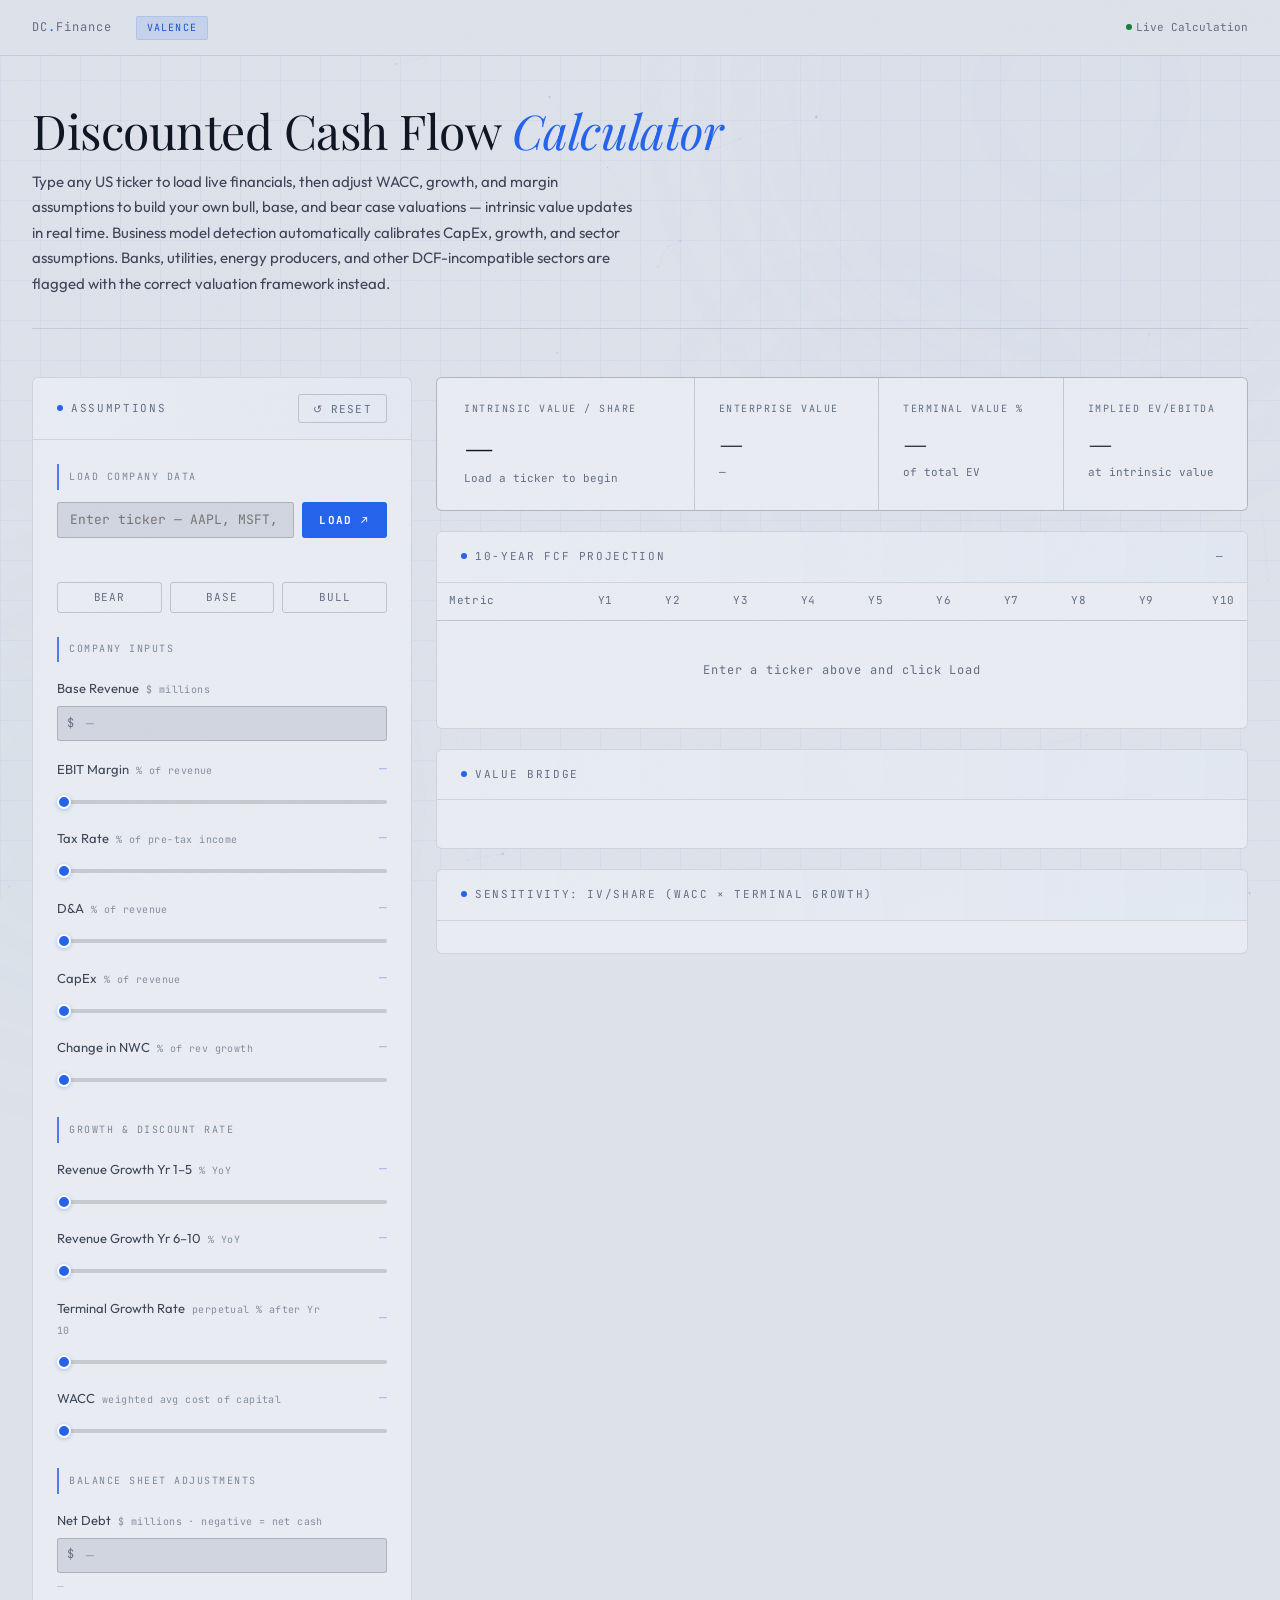
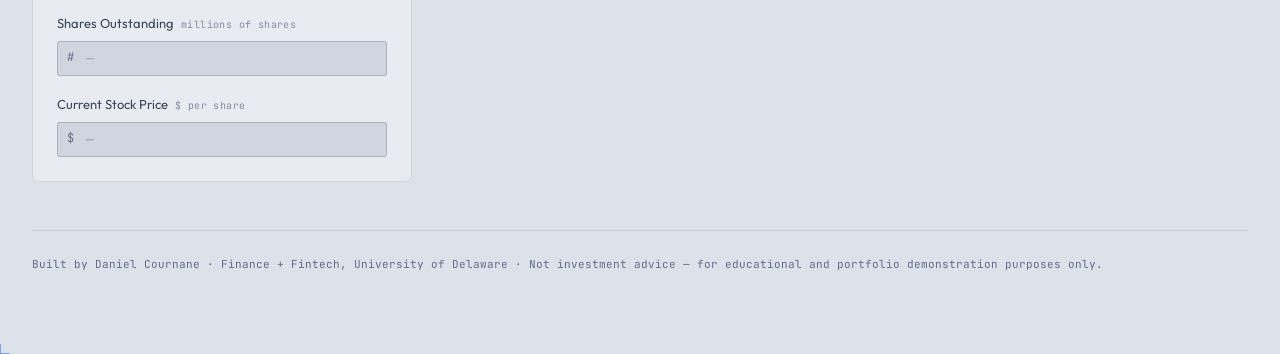
<file: dcf-calculator.html>
<!DOCTYPE html>
<html lang="en">
<head>
  <meta charset="UTF-8" />
  <meta name="viewport" content="width=device-width, initial-scale=1.0" />
  <title>Valence — DCF Calculator by Daniel Cournane</title>
  <link href="https://fonts.googleapis.com/css2?family=Outfit:wght@300;400;500;600&family=Playfair+Display:ital,wght@0,400;0,500;1,400&family=JetBrains+Mono:wght@300;400&display=swap" rel="stylesheet" />
  <style>
    :root {
      --bg:        #dde1ea;
      --bg2:       #e8ecf2;
      --bg3:       #d0d5e0;
      --line:      rgba(0,0,0,0.10);
      --line2:     rgba(0,0,0,0.17);
      --text:      #0f1623;
      --muted:     #636d84;
      --muted2:    #3d4557;
      --accent:    #2563eb;
      --accent2:   #1d4ed8;
      --accentdim: rgba(37,99,235,0.12);
      --accentglow:rgba(37,99,235,0.08);
      --green:     #15803d;
      --greendim:  rgba(21,128,61,0.12);
      --red:       #b91c1c;
      --reddim:    rgba(185,28,28,0.10);
      --yellow:    #92400e;
      --yellowdim: rgba(146,64,14,0.11);
      --sans:      'Outfit', sans-serif;
      --mono:      'JetBrains Mono', monospace;
      --serif:     'Playfair Display', Georgia, serif;
    }

    *, *::before, *::after { box-sizing: border-box; margin: 0; padding: 0; }

    html { scroll-behavior: smooth; }

    body {
      background: var(--bg);
      color: var(--text);
      font-family: var(--sans);
      font-size: 15px;
      line-height: 1.6;
      min-height: 100vh;
    }

    /* ── DATA LOADED MODAL ── */
    #data-modal-backdrop {
      position: fixed; inset: 0; z-index: 9000;
      background: rgba(8, 12, 22, 0.55);
      backdrop-filter: blur(6px); -webkit-backdrop-filter: blur(6px);
      display: flex; align-items: center; justify-content: center;
      opacity: 0; pointer-events: none;
      transition: opacity 0.25s ease;
    }
    #data-modal-backdrop.visible { opacity: 1; pointer-events: all; }
    #data-modal {
      background: var(--bg2); border: 1px solid var(--line2);
      border-radius: 8px; padding: 2rem 2.25rem 1.75rem;
      width: min(460px, 90vw);
      box-shadow: 0 24px 64px rgba(0,0,0,0.18);
      transform: translateY(14px);
      transition: transform 0.3s cubic-bezier(0.34,1.56,0.64,1);
    }
    #data-modal-backdrop.visible #data-modal { transform: translateY(0); }
    .dm-ticker-badge {
      display: inline-flex; align-items: center; gap: 0.5rem;
      font-family: var(--mono); font-size: 11px; font-weight: 700;
      letter-spacing: 0.12em; text-transform: uppercase;
      color: var(--accent); background: var(--accentdim);
      border: 1px solid rgba(37,99,235,0.2);
      border-radius: 3px; padding: 3px 10px; margin-bottom: 1rem;
    }
    .dm-title { font-family: var(--serif); font-size: 1.45rem; color: var(--text); margin-bottom: 0.5rem; line-height: 1.3; }
    .dm-sub { font-size: 13px; color: var(--muted2); line-height: 1.7; margin-bottom: 1.4rem; }
    .dm-checklist { display: flex; flex-direction: column; gap: 0.55rem; margin-bottom: 1.5rem; }
    .dm-check { display: flex; align-items: flex-start; gap: 0.65rem; font-family: var(--mono); font-size: 11px; color: var(--muted2); line-height: 1.55; }
    .dm-icon { flex-shrink:0; width:16px; height:16px; border-radius:50%; background:var(--accentdim); display:flex; align-items:center; justify-content:center; font-size:9px; color:var(--accent); margin-top:1px; }
    .dm-footer { display:flex; align-items:center; justify-content:space-between; gap:1rem; padding-top:1.1rem; border-top:1px solid var(--line); }
    .dm-btn { font-family:var(--mono); font-size:11px; font-weight:700; letter-spacing:0.1em; text-transform:uppercase; background:var(--accent); color:#fff; border:none; border-radius:3px; padding:0.65rem 1.4rem; cursor:pointer; transition:background 0.18s; }
    .dm-btn:hover { background:var(--accent2); }
    .dm-skip { font-family:var(--mono); font-size:10px; color:var(--muted); cursor:pointer; background:none; border:none; padding:0; text-decoration:underline; }
    .dm-skip:hover { color:var(--muted2); }

    /* ── NOISE OVERLAY ── */
    body::before {
      content: '';
      position: fixed;
      inset: 0;
      background-image: url("data:image/svg+xml,%3Csvg viewBox='0 0 512 512' xmlns='http://www.w3.org/2000/svg'%3E%3Cfilter id='noise'%3E%3CfeTurbulence type='fractalNoise' baseFrequency='0.9' numOctaves='4' stitchTiles='stitch'/%3E%3C/filter%3E%3Crect width='100%25' height='100%25' filter='url(%23noise)' opacity='0.03'/%3E%3C/svg%3E");
      pointer-events: none;
      z-index: 9999;
      opacity: 0.4;
    }

    /* ── CROSSHAIR CURSOR ── */
    *, *::before, *::after { cursor: none !important; }
    #cursor-cross {
      position: fixed;
      pointer-events: none;
      z-index: 999999;
      transform: translate(-50%, -50%);
      width: 20px;
      height: 20px;
    }
    #cursor-cross::before,
    #cursor-cross::after {
      content: '';
      position: absolute;
      background: var(--accent);
      border-radius: 1px;
    }
    #cursor-cross::before {
      width: 1px;
      height: 100%;
      left: 50%;
      top: 0;
      transform: translateX(-50%);
    }
    #cursor-cross::after {
      width: 100%;
      height: 1px;
      top: 50%;
      left: 0;
      transform: translateY(-50%);
    }

    /* ── AMBIENT GLOW ORBS ── */
    .orb {
      position: fixed;
      border-radius: 50%;
      filter: blur(120px);
      pointer-events: none;
      z-index: 0;
      opacity: 0.04;
      animation: orb-drift 18s ease-in-out infinite alternate;
    }
    .orb-1 { width: 600px; height: 600px; background: #93c5fd; top: -200px; right: -100px; animation-delay: 0s; }
    .orb-2 { width: 400px; height: 400px; background: #6ee7b7; bottom: -100px; left: -100px; animation-delay: -6s; }
    .orb-3 { width: 300px; height: 300px; background: #93c5fd; bottom: 30%; right: 20%; animation-delay: -12s; opacity: 0.025; }

    @keyframes orb-drift {
      from { transform: translate(0, 0) scale(1); }
      to   { transform: translate(30px, 20px) scale(1.08); }
    }

    /* ── PARTICLE CANVAS ── */
    #particle-canvas {
      position: fixed;
      inset: 0;
      pointer-events: none;
      z-index: 0;
      opacity: 0.5;
    }

    /* ── KPI GLOW ── */
    @keyframes kpi-glow-up {
      0%, 100% { text-shadow: 0 0 20px rgba(125,214,160,0.3); }
      50%       { text-shadow: 0 0 40px rgba(125,214,160,0.6); }
    }
    @keyframes kpi-glow-down {
      0%, 100% { text-shadow: 0 0 20px rgba(240,112,112,0.3); }
      50%       { text-shadow: 0 0 40px rgba(240,112,112,0.5); }
    }
    .kpi-value.up   { animation: kpi-glow-up   3s ease-in-out infinite; }
    .kpi-value.down { animation: kpi-glow-down 3s ease-in-out infinite; }

    /* ── PANEL SHIMMER HEADER ── */
    .panel-header {
      position: relative;
      overflow: hidden;
    }
    .panel-header::after {
      content: '';
      position: absolute;
      inset: 0;
      background: linear-gradient(90deg, transparent 0%, rgba(79,142,247,0.04) 50%, transparent 100%);
      background-size: 200% 100%;
      animation: shimmer 6s ease-in-out infinite;
      pointer-events: none;
    }
    @keyframes shimmer {
      0%   { background-position: -200% 0; }
      100% { background-position: 200% 0; }
    }

    /* ── LOAD BUTTON GLOW ── */
    #fetch-btn {
      position: relative;
      overflow: hidden;
    }
    #fetch-btn::after {
      content: '';
      position: absolute;
      inset: 0;
      background: linear-gradient(90deg, transparent, rgba(255,255,255,0.15), transparent);
      transform: translateX(-100%);
      transition: transform 0.4s;
    }
    #fetch-btn:hover::after { transform: translateX(100%); }

    /* ── GRID BACKGROUND ── */
    .grid-bg {
      position: fixed;
      inset: 0;
      background-image:
        linear-gradient(rgba(37,99,235,0.04) 1px, transparent 1px),
        linear-gradient(90deg, rgba(37,99,235,0.04) 1px, transparent 1px);
      background-size: 40px 40px;
      pointer-events: none;
      z-index: 0;
    }

    /* ── HEADER ── */
    header {
      position: sticky;
      top: 0;
      z-index: 100;
      background: rgba(221,225,234,0.92);
      backdrop-filter: blur(12px);
      border-bottom: 1px solid var(--line);
      padding: 0 2rem;
      height: 56px;
      display: flex;
      align-items: center;
      justify-content: space-between;
    }

    .header-left {
      display: flex;
      align-items: center;
      gap: 1.5rem;
    }

    .logo {
      font-family: var(--mono);
      font-size: 12px;
      color: var(--muted);
      letter-spacing: 0.08em;
    }

    .logo span { color: var(--accent); }

    .header-badge {
      font-family: var(--mono);
      font-size: 10px;
      letter-spacing: 0.12em;
      text-transform: uppercase;
      background: var(--accentdim);
      color: var(--accent2);
      border: 1px solid rgba(79,142,247,0.2);
      padding: 3px 10px;
      border-radius: 2px;
    }

    .header-right {
      font-family: var(--mono);
      font-size: 11px;
      color: var(--muted);
    }

    /* ── MAIN LAYOUT ── */
    main {
      position: relative;
      z-index: 1;
      max-width: 1280px;
      margin: 0 auto;
      padding: 3rem 2rem 5rem;
    }

    /* ── PAGE TITLE ── */
    .page-title-block {
      margin-bottom: 3rem;
      padding-bottom: 2rem;
      border-bottom: 1px solid var(--line);
    }

    .page-eyebrow {
      font-family: var(--mono);
      font-size: 11px;
      letter-spacing: 0.2em;
      text-transform: uppercase;
      color: var(--accent);
      opacity: 0.7;
      margin-bottom: 0.75rem;
    }

    .page-title {
      font-family: var(--serif);
      font-size: clamp(2rem, 4vw, 3rem);
      font-weight: 400;
      color: var(--text);
      letter-spacing: -0.01em;
      line-height: 1.1;
      margin-bottom: 0.75rem;
    }

    .page-title em { font-style: italic; color: var(--accent); }

    .page-desc {
      font-size: 15px;
      color: var(--muted2);
      max-width: 600px;
      line-height: 1.7;
    }

    /* ── GRID ── */
    .tool-grid {
      display: grid;
      grid-template-columns: 380px 1fr;
      gap: 1.5rem;
      align-items: stretch;
    }

    .tool-grid > .panel {
      height: 100%;
    }

    @media (max-width: 900px) {
      .tool-grid { grid-template-columns: 1fr; }
    }

    /* ── MOBILE ── */
    @media (max-width: 640px) {
      main { padding: 1.5rem 1rem 3rem; }
      header { padding: 0 1rem; }

      .page-title { font-size: 1.6rem; }
      .page-desc  { font-size: 13px; }
      .page-title-block { margin-bottom: 1.5rem; }

      /* KPI row stacks to 2 columns on small screens */
      .kpi-row {
        grid-template-columns: 1fr 1fr;
      }
      .kpi-value { font-size: 1.6rem; }
      .kpi-cell:not(:first-child) .kpi-value { font-size: 1.4rem; }

      /* FCF table — horizontal scroll with sticky first column */
      .fcf-table-wrap { overflow-x: auto; -webkit-overflow-scrolling: touch; }
      .fcf-table-wrap table { min-width: 700px; }

      /* Sensitivity table — horizontal scroll */
      .sens-wrap { overflow-x: auto; -webkit-overflow-scrolling: touch; }

      /* Gap analysis items */
      .gap-item { padding: 0.6rem 0.75rem; }
      .gap-text  { font-size: 11px; }

      /* Value bridge labels */
      .bar-label { width: 48px; font-size: 10px; }
      .bar-fill span { font-size: 10px; }

      /* Scenario buttons */
      .scenario-btn { font-size: 10px; padding: 0.4rem 0; }

      /* Company card — stack price below name */
      #company-card > div:first-child { flex-direction: column; gap: 0.4rem; }

      /* Panel body padding tighter */
      .panel-body { padding: 1rem; }

      /* Formula strip wraps cleanly */
      .formula-strip { font-size: 10px; gap: 0.4rem; }
    }

    /* ── PANELS ── */
    .panel {
      background: var(--bg2);
      border: 1px solid var(--line);
      border-radius: 6px;
      overflow: hidden;
    }

    .panel-header {
      padding: 1rem 1.5rem;
      border-bottom: 1px solid var(--line);
      display: flex;
      align-items: center;
      justify-content: space-between;
    }

    .panel-title {
      font-family: var(--mono);
      font-size: 11px;
      letter-spacing: 0.15em;
      text-transform: uppercase;
      color: var(--muted);
    }

    .panel-title span {
      display: inline-block;
      width: 6px;
      height: 6px;
      border-radius: 50%;
      background: var(--accent);
      margin-right: 8px;
      vertical-align: middle;
      position: relative;
      top: -1px;
    }

    .panel-body { padding: 1.5rem; }

    /* ── FORM GROUPS ── */
    .form-section {
      margin-bottom: 1.75rem;
    }

    .form-section:last-child { margin-bottom: 0; }

    .section-label {
      font-family: var(--mono);
      font-size: 10px;
      letter-spacing: 0.15em;
      text-transform: uppercase;
      color: var(--muted);
      margin-bottom: 1rem;
      padding: 0.3rem 0 0.3rem 0.65rem;
      border-left: 2px solid var(--accent);
      opacity: 0.8;
    }

    .form-row {
      margin-bottom: 1.1rem;
    }

    .form-row:last-child { margin-bottom: 0; }

    .form-label {
      display: flex;
      justify-content: space-between;
      align-items: center;
      margin-bottom: 0.45rem;
    }

    .label-text {
      font-size: 13px;
      color: var(--muted2);
      font-family: var(--sans);
    }

    .unit-tag {
      font-family: var(--mono);
      font-size: 10px;
      color: var(--muted);
      letter-spacing: 0.04em;
      margin-left: 4px;
      opacity: 0.75;
    }

    .label-value {
      font-family: var(--mono);
      font-size: 13px;
      font-weight: 400;
      color: var(--accent2);
      min-width: 60px;
      text-align: right;
    }

    /* ── SLIDERS ── */
    input[type="range"] {
      -webkit-appearance: none;
      appearance: none;
      width: 100%;
      height: 4px;
      background: rgba(0,0,0,0.15);
      border-radius: 2px;
      outline: none;
      cursor: pointer;
      transition: background 0.3s;
    }

    input[type="range"]::-webkit-slider-thumb {
      -webkit-appearance: none;
      appearance: none;
      width: 14px;
      height: 14px;
      border-radius: 50%;
      background: var(--accent);
      border: 2px solid #ffffff;
      box-shadow: 0 1px 4px rgba(37,99,235,0.35);
      cursor: pointer;
      transition: transform 0.15s, box-shadow 0.15s;
    }

    input[type="range"]::-webkit-slider-thumb:hover {
      transform: scale(1.3);
      box-shadow: 0 2px 10px rgba(37,99,235,0.5);
    }

    input[type="range"]::-moz-range-thumb {
      width: 14px;
      height: 14px;
      border-radius: 50%;
      background: var(--accent);
      border: 2px solid #ffffff;
      box-shadow: 0 1px 4px rgba(37,99,235,0.35);
      cursor: pointer;
    }

    /* Number inputs */
    .input-wrap {
      position: relative;
    }

    .input-wrap .prefix {
      position: absolute;
      left: 10px;
      top: 50%;
      transform: translateY(-50%);
      font-family: var(--mono);
      font-size: 12px;
      color: var(--muted);
      pointer-events: none;
    }

    input[type="number"],
    .input-wrap input[type="text"] {
      width: 100%;
      background: var(--bg3);
      border: 1px solid var(--line2);
      border-radius: 3px;
      color: var(--text);
      font-family: var(--mono);
      font-size: 13px;
      padding: 0.5rem 0.75rem 0.5rem 1.75rem;
      outline: none;
      transition: border-color 0.2s;
      -moz-appearance: textfield;
    }

    input[type="number"]::-webkit-outer-spin-button,
    input[type="number"]::-webkit-inner-spin-button { -webkit-appearance: none; }

    input[type="number"]::placeholder,
    .input-wrap input[type="text"]::placeholder { color: var(--muted); opacity: 0.5; }

    input[type="number"]:focus,
    .input-wrap input[type="text"]:focus {
      border-color: var(--accent);
      box-shadow: 0 0 0 3px var(--accentglow);
    }

    /* ── SCENARIO PILLS ── */
    .scenario-bar {
      display: flex;
      gap: 0.5rem;
      margin-bottom: 1.5rem;
      margin-top: 0.25rem;
    }

    .scenario-btn {
      flex: 1;
      padding: 0.45rem 0;
      font-family: var(--mono);
      font-size: 11px;
      letter-spacing: 0.08em;
      text-align: center;
      border: 1px solid var(--line2);
      background: transparent;
      color: var(--muted);
      border-radius: 3px;
      cursor: pointer;
      transition: all 0.2s;
      text-transform: uppercase;
    }

    .scenario-btn:hover { color: var(--text); border-color: var(--accent); }

    .scenario-btn.bull { --sc: var(--green); --scdim: var(--greendim); }
    .scenario-btn.base { --sc: var(--accent); --scdim: var(--accentdim); }
    .scenario-btn.bear { --sc: var(--red);   --scdim: var(--reddim); }

    .scenario-btn.active {
      background: var(--scdim);
      border-color: var(--sc);
      color: var(--sc);
    }

    /* ── RESULTS PANEL ── */
    .results-stack { display: flex; flex-direction: column; gap: 1.25rem; }

    /* KPI row */
    .kpi-row {
      display: grid;
      grid-template-columns: 1.4fr 1fr 1fr 1fr;
      gap: 1px;
      background: var(--line);
      border: 1px solid var(--line);
      border-radius: 6px;
      overflow: hidden;
    }

    .kpi-cell {
      background: var(--bg2);
      padding: 1.4rem 1.5rem;
      transition: background 0.2s;
      position: relative;
    }

    .kpi-cell:first-child {
      border-left: 3px solid transparent;
      transition: background 0.2s, border-color 0.4s;
    }

    .kpi-cell:first-child.border-up   { border-left-color: var(--green); }
    .kpi-cell:first-child.border-down { border-left-color: var(--red); }

    .kpi-cell:hover { background: var(--bg3); }

    .kpi-label {
      font-family: var(--mono);
      font-size: 10px;
      letter-spacing: 0.15em;
      text-transform: uppercase;
      color: var(--muted);
      margin-bottom: 0.7rem;
    }

    .kpi-value {
      font-family: var(--serif);
      font-size: 2.2rem;
      font-weight: 400;
      color: var(--text);
      line-height: 1;
      margin-bottom: 0.45rem;
      transition: color 0.3s;
    }

    .kpi-cell:not(:first-child) .kpi-value {
      font-size: 1.8rem;
    }

    .kpi-value.up   { color: var(--green); }
    .kpi-value.down { color: var(--red); }

    .kpi-sub {
      font-family: var(--mono);
      font-size: 11px;
      color: var(--muted);
    }

    /* FCF Table */
    .fcf-panel { }

    .fcf-table-wrap { overflow-x: auto; }

    table {
      width: 100%;
      border-collapse: collapse;
      font-family: var(--mono);
      font-size: 12px;
    }

    thead tr {
      border-bottom: 1px solid var(--line2);
    }

    th {
      padding: 0.6rem 0.75rem;
      text-align: right;
      color: var(--muted);
      font-weight: 400;
      letter-spacing: 0.06em;
      font-size: 11px;
      white-space: nowrap;
    }

    th:first-child { text-align: left; }

    td {
      padding: 0.55rem 0.75rem;
      text-align: right;
      color: var(--muted2);
      border-bottom: 1px solid var(--line);
    }

    td:first-child {
      text-align: left;
      color: var(--muted);
      font-size: 11px;
      letter-spacing: 0.04em;
    }

    tr:last-child td { border-bottom: none; }

    tr:nth-child(even) td { background: rgba(255,255,255,0.018); }

    tr:hover td { background: rgba(79,142,247,0.04) !important; }

    .td-highlight {
      color: var(--text) !important;
      font-weight: 500;
    }

    .td-accent { color: var(--accent2) !important; }
    .td-green  { color: var(--green) !important; }

    /* Sensitivity table */
    .sens-table td, .sens-table th {
      padding: 0.4rem 0.5rem;
      font-size: 11px;
    }

    .sens-table .axis-label {
      color: var(--muted);
      font-size: 10px;
      text-align: center;
    }

    .sens-cell {
      text-align: center !important;
      border-radius: 2px;
      transition: opacity 0.3s;
    }

    /* Bar chart */
    .bar-chart {
      display: flex;
      flex-direction: column;
      gap: 0.6rem;
    }

    .bar-row {
      display: flex;
      align-items: center;
      gap: 0.75rem;
    }

    .bar-label {
      font-family: var(--mono);
      font-size: 11px;
      color: var(--muted);
      width: 60px;
      flex-shrink: 0;
      text-align: right;
    }

    .bar-track {
      flex: 1;
      height: 28px;
      background: var(--bg3);
      border-radius: 3px;
      overflow: hidden;
      position: relative;
    }

    .bar-fill {
      height: 100%;
      border-radius: 2px;
      transition: width 0.6s cubic-bezier(0.4,0,0.2,1);
      display: flex;
      align-items: center;
      padding-left: 8px;
      position: relative;
    }

    .bar-fill::after {
      content: '';
      position: absolute;
      right: 0;
      top: 0;
      bottom: 0;
      width: 40%;
      background: linear-gradient(to right, transparent, rgba(7,9,15,0.35));
      border-radius: 0 2px 2px 0;
      pointer-events: none;
    }

    .bar-fill span {
      font-family: var(--mono);
      font-size: 11px;
      color: var(--bg);
      white-space: nowrap;
      font-weight: 500;
    }

    .bar-pct {
      font-family: var(--mono);
      font-size: 11px;
      color: var(--muted);
      width: 44px;
      flex-shrink: 0;
    }

    /* Upside/downside pill */
    .margin-pill {
      display: inline-flex;
      align-items: center;
      gap: 0.4rem;
      font-family: var(--mono);
      font-size: 11px;
      padding: 4px 10px;
      border-radius: 2px;
    }

    .margin-pill.up   { background: var(--greendim); color: var(--green); border: 1px solid rgba(125,214,160,0.25); }
    .margin-pill.down { background: var(--reddim);   color: var(--red);   border: 1px solid rgba(240,112,112,0.25); }
    .margin-pill.flat { background: var(--yellowdim);color: var(--yellow); border: 1px solid rgba(240,192,96,0.25); }

    /* Annotation */
    .annotation {
      font-size: 13px;
      color: var(--muted2);
      line-height: 1.7;
      padding: 1rem 1.25rem;
      background: var(--bg3);
      border: 1px solid var(--line);
      border-left: 3px solid var(--accent);
      border-radius: 0 3px 3px 0;
    }

    .annotation strong { color: var(--text); font-weight: 500; }

    /* Formula strip */
    .formula-strip {
      font-family: var(--mono);
      font-size: 11px;
      color: var(--muted);
      background: var(--bg3);
      border: 1px solid var(--line);
      border-radius: 3px;
      padding: 0.75rem 1rem;
      display: flex;
      align-items: center;
      gap: 0.6rem;
      flex-wrap: wrap;
    }

    .formula-strip .f-accent { color: var(--accent2); }
    .formula-strip .f-op { color: var(--muted); padding: 0 2px; }

    /* Reset btn */
    .reset-btn {
      font-family: var(--mono);
      font-size: 11px;
      letter-spacing: 0.1em;
      text-transform: uppercase;
      background: transparent;
      color: var(--muted);
      border: 1px solid var(--line2);
      border-radius: 3px;
      padding: 0.4rem 0.9rem;
      cursor: pointer;
      transition: all 0.2s;
    }

    .reset-btn:hover { color: var(--text); border-color: var(--accent); }

    /* ── SENS AXIS LABELS ── */
    .sens-wrap { overflow-x: auto; }

    .sens-axis-x {
      font-family: var(--mono);
      font-size: 10px;
      color: var(--muted);
      text-align: center;
      margin-bottom: 4px;
      letter-spacing: 0.06em;
    }

    .sens-axis-y-label {
      font-family: var(--mono);
      font-size: 10px;
      color: var(--muted);
      letter-spacing: 0.06em;
    }

    /* ── FOOTER NOTE ── */
    .footnote {
      margin-top: 3rem;
      padding-top: 1.5rem;
      border-top: 1px solid var(--line);
      font-family: var(--mono);
      font-size: 11px;
      color: var(--muted);
      line-height: 1.8;
    }

    /* ── GAP ANALYSIS ── */
    .gap-item {
      display: flex;
      gap: 0.75rem;
      align-items: flex-start;
      padding: 0.65rem 0.85rem;
      background: var(--bg3);
      border-radius: 3px;
      border-left: 2px solid var(--line2);
      animation: fadein 0.3s ease both;
    }
    .gap-item.warn  { border-left-color: var(--yellow); }
    .gap-item.info  { border-left-color: var(--accent); }
    .gap-item.pos   { border-left-color: var(--green); }
    .gap-item.neg   { border-left-color: var(--red); }
    .gap-icon { font-size: 14px; flex-shrink: 0; margin-top: 1px; }
    .gap-text { font-size: 12px; color: var(--muted2); line-height: 1.6; font-family: var(--sans); }
    .gap-text strong { color: var(--text); font-weight: 500; }

    /* Pulse dot */
    @keyframes pulse-dot {
      0%, 100% { opacity: 1; transform: scale(1); }
      50% { opacity: 0.5; transform: scale(0.8); }
    }
    .live-dot {
      display: inline-block;
      width: 6px;
      height: 6px;
      background: var(--green);
      border-radius: 50%;
      animation: pulse-dot 1.8s ease-in-out infinite;
      margin-right: 4px;
      vertical-align: middle;
      position: relative;
      top: -1px;
    }

    /* Fade-in on load */
    @keyframes fadein { from { opacity: 0; transform: translateY(10px); } to { opacity: 1; transform: none; } }
    @keyframes slidedown { from { opacity: 0; transform: translateY(-8px); } to { opacity: 1; transform: none; } }
    @keyframes pulseglow { 0%,100% { box-shadow: 0 0 0 0 rgba(79,142,247,0); } 50% { box-shadow: 0 0 0 4px rgba(79,142,247,0.15); } }

    .page-title-block { animation: fadein 0.6s ease both; }
    .tool-grid > .panel { animation: fadein 0.6s ease 0.15s both; }
    .tool-grid > div:last-child { animation: fadein 0.6s ease 0.25s both; }
    .kpi-row { animation: fadein 0.6s ease 0.3s both; }

    /* Results reveal animation — triggered by JS */
    .results-reveal {
      animation: fadein 0.45s ease both !important;
    }

    /* Ticker input pulse on load */
    @keyframes inputpulse {
      0% { border-color: var(--line2); }
      50% { border-color: var(--accent); box-shadow: 0 0 0 3px var(--accentglow); }
      100% { border-color: var(--line2); }
    }
    .ticker-pulse { animation: inputpulse 1.8s ease 0.8s 2; }

    /* KPI number count-up feel */
    .kpi-value { transition: color 0.4s; }
    .kpi-value.animating { animation: fadein 0.3s ease both; }
  </style>
</head>
<body>
<div class="grid-bg"></div>
<div class="orb orb-1"></div>
<div class="orb orb-2"></div>
<div class="orb orb-3"></div>
<canvas id="particle-canvas"></canvas>

<header>
  <div class="header-left">
    <div class="logo">DC<span>.</span>Finance</div>
    <div class="header-badge">Valence</div>
  </div>
  <div class="header-right"><span class="live-dot"></span>Live Calculation</div>
</header>

<main>
  <div class="page-title-block">
    <h1 class="page-title">Discounted Cash Flow <em>Calculator</em></h1>
    <p class="page-desc">Type any US ticker to load live financials, then adjust WACC, growth, and margin assumptions to build your own bull, base, and bear case valuations — intrinsic value updates in real time. Business model detection automatically calibrates CapEx, growth, and sector assumptions. Banks, utilities, energy producers, and other DCF-incompatible sectors are flagged with the correct valuation framework instead.</p>
  </div>

  <div class="tool-grid">

    <!-- LEFT: INPUTS -->
    <div class="panel" style="animation-delay:0s">
      <div class="panel-header">
        <div class="panel-title"><span></span>Assumptions</div>
        <button class="reset-btn" onclick="resetDefaults()">↺ Reset</button>
      </div>
      <div class="panel-body">

        <!-- TICKER LOOKUP -->
        <div style="margin-bottom:1.25rem;">
          <div class="section-label" style="margin-bottom:0.75rem;">Load Company Data</div>
          <div style="display:flex;gap:0.5rem;align-items:stretch;">
            <div style="position:relative;flex:1;">
              <input
                type="text"
                id="ticker-input"
                placeholder="Enter ticker — AAPL, MSFT, NVDA…"
                maxlength="10"
                style="width:100%;background:var(--bg3);border:1px solid var(--line2);border-radius:3px;color:var(--text);font-family:var(--mono);font-size:13px;padding:0.55rem 0.75rem;outline:none;transition:border-color 0.2s;"
                onkeydown="if(event.key==='Enter') fetchTicker()"
                oninput="this.value=this.value.toUpperCase()"
                onfocus="this.style.borderColor='var(--accent)'"
                onblur="this.style.borderColor='var(--line2)'"
              />
            </div>
            <button
              id="fetch-btn"
              onclick="fetchTicker()"
              style="background:var(--accent);color:#ffffff;border:none;border-radius:3px;font-family:var(--mono);font-size:11px;font-weight:700;letter-spacing:0.12em;text-transform:uppercase;padding:0 1.1rem;cursor:pointer;transition:background 0.2s;white-space:nowrap;"
              onmouseover="this.style.background='var(--accent2)'"
              onmouseout="this.style.background='var(--accent)'"
            >Load ↗</button>
          </div>

          <!-- Status line -->
          <div id="ticker-status" style="margin-top:0.5rem;font-family:var(--mono);font-size:11px;color:var(--muted);min-height:16px;"></div>

          <!-- Company Card -->
          <div id="company-card" style="display:none;margin-top:0.6rem;background:var(--bg3);border:1px solid var(--line);border-left:3px solid var(--accent);border-radius:0 4px 4px 0;padding:0.85rem 1rem;">
            <!-- Top row: name + price -->
            <div style="display:flex;justify-content:space-between;align-items:flex-start;gap:0.75rem;margin-bottom:0.65rem;">
              <div style="flex:1;min-width:0;">
                <div id="cc-name" style="font-family:var(--serif);font-size:1.15rem;color:var(--text);line-height:1.25;margin-bottom:2px;white-space:nowrap;overflow:hidden;text-overflow:ellipsis;"></div>
                <div id="cc-meta" style="font-family:var(--mono);font-size:9px;color:var(--muted);letter-spacing:0.06em;white-space:nowrap;overflow:hidden;text-overflow:ellipsis;"></div>
              </div>
              <div style="text-align:right;flex-shrink:0;">
                <div id="cc-price" style="font-family:var(--serif);font-size:1.45rem;color:var(--text);line-height:1;"></div>
                <div id="cc-change" style="font-family:var(--mono);font-size:10px;margin-top:2px;"></div>
              </div>
            </div>
            <!-- Stats row -->
            <div style="display:grid;grid-template-columns:repeat(3,1fr);gap:0.4rem;padding-top:0.6rem;border-top:1px solid var(--line);">
              <div>
                <div style="font-family:var(--mono);font-size:9px;color:var(--muted);letter-spacing:0.1em;text-transform:uppercase;margin-bottom:2px;">Mkt Cap</div>
                <div id="cc-mcap" style="font-family:var(--mono);font-size:12px;color:var(--muted2);"></div>
              </div>
              <div>
                <div style="font-family:var(--mono);font-size:9px;color:var(--muted);letter-spacing:0.1em;text-transform:uppercase;margin-bottom:2px;">Rev Growth</div>
                <div id="cc-revg" style="font-family:var(--mono);font-size:12px;color:var(--muted2);"></div>
              </div>
              <div>
                <div style="font-family:var(--mono);font-size:9px;color:var(--muted);letter-spacing:0.1em;text-transform:uppercase;margin-bottom:2px;">Beta</div>
                <div id="cc-beta" style="font-family:var(--mono);font-size:12px;color:var(--muted2);"></div>
              </div>
              <div>
                <div style="font-family:var(--mono);font-size:9px;color:var(--muted);letter-spacing:0.1em;text-transform:uppercase;margin-bottom:2px;">FCF Yield</div>
                <div id="cc-fcfy" style="font-family:var(--mono);font-size:12px;color:var(--muted2);"></div>
              </div>
              <div>
                <div style="font-family:var(--mono);font-size:9px;color:var(--muted);letter-spacing:0.1em;text-transform:uppercase;margin-bottom:2px;">Op Margin</div>
                <div id="cc-opmgn" style="font-family:var(--mono);font-size:12px;color:var(--muted2);"></div>
              </div>
              <div>
                <div style="font-family:var(--mono);font-size:9px;color:var(--muted);letter-spacing:0.1em;text-transform:uppercase;margin-bottom:2px;">P/E (TTM)</div>
                <div id="cc-pe" style="font-family:var(--mono);font-size:12px;color:var(--muted2);"></div>
              </div>
              <div style="grid-column:1/-1;border-top:1px solid var(--line);padding-top:0.4rem;margin-top:0.2rem;">
                <div style="font-family:var(--mono);font-size:9px;color:var(--muted);letter-spacing:0.1em;text-transform:uppercase;margin-bottom:2px;">Analyst Consensus Target</div>
                <div id="cc-target" style="font-family:var(--mono);font-size:12px;color:var(--muted2);"></div>
              </div>
            </div>
            <div id="cc-note" style="margin-top:0.5rem;font-family:var(--mono);font-size:10px;color:var(--yellow);line-height:1.6;display:none;"></div>
          </div>
        </div>

        <!-- SCENARIOS — Bear / Base / Bull (pessimistic → optimistic left to right) -->
        <div class="scenario-bar">
          <button class="scenario-btn bear" onclick="loadScenario('bear')">Bear</button>
          <button class="scenario-btn base" onclick="loadScenario('base')">Base</button>
          <button class="scenario-btn bull" onclick="loadScenario('bull')">Bull</button>
        </div>

        <!-- COMPANY INPUTS -->
        <div class="form-section">
          <div class="section-label">Company Inputs</div>

          <div class="form-row">
            <div class="form-label">
              <span class="label-text">Base Revenue <span class="unit-tag">$ millions</span></span>
            </div>
            <div class="input-wrap">
              <span class="prefix">$</span>
              <input type="text" id="baseRevenue" placeholder="—" oninput="fmtInput(this); calc()" />
            </div>
          </div>

          <div class="form-row">
            <div class="form-label">
              <span class="label-text">EBIT Margin <span class="unit-tag">% of revenue</span></span>
              <span class="label-value" id="val-ebitMargin" style="opacity:0.35">—</span>
            </div>
            <input type="range" id="ebitMargin" min="1" max="50" step="0.5" value="18" oninput="syncVal('ebitMargin','val-ebitMargin','%'); calc()" />
          </div>

          <div class="form-row">
            <div class="form-label">
              <span class="label-text">Tax Rate <span class="unit-tag">% of pre-tax income</span></span>
              <span class="label-value" id="val-taxRate" style="opacity:0.35">—</span>
            </div>
            <input type="range" id="taxRate" min="0" max="40" step="0.5" value="21" oninput="syncVal('taxRate','val-taxRate','%'); calc()" />
          </div>

          <div class="form-row">
            <div class="form-label">
              <span class="label-text">D&amp;A <span class="unit-tag">% of revenue</span></span>
              <span class="label-value" id="val-da" style="opacity:0.35">—</span>
            </div>
            <input type="range" id="da" min="0" max="20" step="0.5" value="4" oninput="syncVal('da','val-da','%'); calc()" />
          </div>

          <div class="form-row">
            <div class="form-label">
              <span class="label-text">CapEx <span class="unit-tag">% of revenue</span></span>
              <span class="label-value" id="val-capex" style="opacity:0.35">—</span>
            </div>
            <input type="range" id="capex" min="0" max="30" step="0.5" value="5" oninput="syncVal('capex','val-capex','%'); calc()" />
          </div>

          <div class="form-row">
            <div class="form-label">
              <span class="label-text">Change in NWC <span class="unit-tag">% of rev growth</span></span>
              <span class="label-value" id="val-nwc" style="opacity:0.35">—</span>
            </div>
            <input type="range" id="nwc" min="-5" max="15" step="0.5" value="2" oninput="syncVal('nwc','val-nwc','%'); calc()" />
          </div>
        </div>

        <!-- GROWTH & DISCOUNT -->
        <div class="form-section">
          <div class="section-label">Growth & Discount Rate</div>

          <div class="form-row">
            <div class="form-label">
              <span class="label-text">Revenue Growth Yr 1–5 <span class="unit-tag">% YoY</span></span>
              <span class="label-value" id="val-growth1" style="opacity:0.35">—</span>
            </div>
            <input type="range" id="growth1" min="0" max="60" step="0.5" value="12" oninput="syncVal('growth1','val-growth1','%'); calc()" />
          </div>

          <div class="form-row">
            <div class="form-label">
              <span class="label-text">Revenue Growth Yr 6–10 <span class="unit-tag">% YoY</span></span>
              <span class="label-value" id="val-growth2" style="opacity:0.35">—</span>
            </div>
            <input type="range" id="growth2" min="0" max="40" step="0.5" value="7" oninput="syncVal('growth2','val-growth2','%'); calc()" />
          </div>

          <div class="form-row">
            <div class="form-label">
              <span class="label-text">Terminal Growth Rate <span class="unit-tag">perpetual % after Yr 10</span></span>
              <span class="label-value" id="val-tgr" style="opacity:0.35">—</span>
            </div>
            <input type="range" id="tgr" min="0" max="5" step="0.1" value="2.5" oninput="syncVal('tgr','val-tgr','%'); calc()" />
          </div>

          <div class="form-row">
            <div class="form-label">
              <span class="label-text">WACC <span class="unit-tag">weighted avg cost of capital</span></span>
              <span class="label-value" id="val-wacc" style="opacity:0.35">—</span>
            </div>
            <input type="range" id="wacc" min="4" max="25" step="0.25" value="9" oninput="syncVal('wacc','val-wacc','%'); calc()" />
          </div>
        </div>

        <!-- BALANCE SHEET -->
        <div class="form-section">
          <div class="section-label">Balance Sheet Adjustments</div>

          <div class="form-row">
            <div class="form-label"><span class="label-text">Net Debt <span class="unit-tag">$ millions · negative = net cash</span></span></div>
            <div class="input-wrap">
              <span class="prefix">$</span>
              <input type="text" id="netDebt" placeholder="—" oninput="fmtInput(this); updateNetDebtLabel(); calc()" />
            </div>
            <div id="net-debt-status" style="margin-top:5px;font-family:var(--mono);font-size:11px;color:var(--muted);opacity:0.35;">
              —
            </div>
          </div>

          <div class="form-row">
            <div class="form-label"><span class="label-text">Shares Outstanding <span class="unit-tag">millions of shares</span></span></div>
            <div class="input-wrap">
              <span class="prefix">#</span>
              <input type="text" id="shares" placeholder="—" oninput="fmtInput(this); calc()" />
            </div>
          </div>

          <div class="form-row">
            <div class="form-label"><span class="label-text">Current Stock Price <span class="unit-tag">$ per share</span></span></div>
            <div class="input-wrap">
              <span class="prefix">$</span>
              <input type="number" id="stockPrice" placeholder="—" min="0.01" step="0.5" oninput="calc()" />
            </div>
          </div>
        </div>

      </div>
    </div>

    <!-- RIGHT: RESULTS -->
    <div style="display:flex;flex-direction:column;gap:1.25rem;">

      <!-- UNSUPPORTED SECTOR OVERLAY -->
      <div id="unsupported-overlay" style="display:none;background:var(--bg2);border:1px solid var(--line);border-left:3px solid var(--yellow);border-radius:6px;padding:2rem 2rem;flex-direction:column;gap:1.25rem;animation:fadein 0.4s ease both;">
        <div style="display:flex;align-items:center;gap:0.75rem;">
          <span style="font-size:1.4rem;">⚠</span>
          <div>
            <div style="font-family:var(--mono);font-size:10px;letter-spacing:0.15em;text-transform:uppercase;color:var(--yellow);margin-bottom:0.3rem;">DCF Not Applicable</div>
            <div id="unsup-label" style="font-family:var(--serif);font-size:1.4rem;color:var(--text);"></div>
          </div>
        </div>
        <p id="unsup-why" style="font-size:14px;color:var(--muted2);line-height:1.75;max-width:680px;"></p>
        <div>
          <div style="font-family:var(--mono);font-size:10px;letter-spacing:0.12em;text-transform:uppercase;color:var(--muted);margin-bottom:0.6rem;">Recommended frameworks instead:</div>
          <div id="unsup-alts" style="display:flex;flex-wrap:wrap;gap:0.5rem;"></div>
        </div>
        <p style="font-family:var(--mono);font-size:11px;color:var(--muted);border-top:1px solid var(--line);padding-top:0.85rem;">The company card above shows live market data for reference. You can still adjust the sliders manually if you want to run a rough sensitivity, but treat outputs with extreme caution.</p>
      </div>

      <!-- KPIs -->
      <div class="kpi-row">
        <div class="kpi-cell">
          <div class="kpi-label">Intrinsic Value / Share</div>
          <div class="kpi-value" id="kpi-iv">—</div>
          <div class="kpi-sub" id="kpi-upside">Calculating…</div>
        </div>
        <div class="kpi-cell">
          <div class="kpi-label">Enterprise Value</div>
          <div class="kpi-value" id="kpi-ev">—</div>
          <div class="kpi-sub" id="kpi-ev-sub">—</div>
        </div>
        <div class="kpi-cell">
          <div class="kpi-label">Terminal Value %</div>
          <div class="kpi-value" id="kpi-tvpct">—</div>
          <div class="kpi-sub" id="kpi-tv-sub">of total EV</div>
        </div>
        <div class="kpi-cell">
          <div class="kpi-label">Implied EV/EBITDA</div>
          <div class="kpi-value" id="kpi-evebitda">—</div>
          <div class="kpi-sub" id="kpi-evebitda-sub">at intrinsic value</div>
        </div>
      </div>

      <!-- GAP ANALYSIS -->
      <div id="gap-analysis" style="display:none;" class="panel">
        <div class="panel-header">
          <div class="panel-title"><span></span>Why the Gap?</div>
          <div id="gap-badge" style="font-family:var(--mono);font-size:11px;"></div>
        </div>
        <div class="panel-body" style="padding:1rem 1.5rem;display:flex;flex-direction:column;gap:0.6rem;" id="gap-body"></div>
      </div>

      <!-- FCF Table -->
      <div class="panel" style="animation-delay:0.1s">
        <div class="panel-header">
          <div class="panel-title"><span></span>10-Year FCF Projection</div>
          <div id="scenario-label" style="font-family:var(--mono);font-size:11px;color:var(--muted)">—</div>
        </div>
        <div id="fcf-warning" style="display:none;margin:0 1.5rem 0;padding:0.6rem 0.85rem;background:var(--reddim);border:1px solid rgba(240,112,112,0.25);border-radius:3px;font-family:var(--mono);font-size:11px;color:var(--red);margin-top:0.75rem;"></div>
        <div class="panel-body" style="padding:0 0 0.5rem">
          <div class="fcf-table-wrap">
            <table id="fcf-table">
              <thead>
                <tr>
                  <th>Metric</th>
                  <th>Y1</th><th>Y2</th><th>Y3</th><th>Y4</th><th>Y5</th>
                  <th>Y6</th><th>Y7</th><th>Y8</th><th>Y9</th><th>Y10</th>
                </tr>
              </thead>
              <tbody id="fcf-tbody"></tbody>
            </table>
          </div>
        </div>
      </div>

      <!-- Value Bridge -->
      <div class="panel" style="animation-delay:0.15s">
        <div class="panel-header">
          <div class="panel-title"><span></span>Value Bridge</div>
          <div id="bridge-annotation" class="margin-pill flat" style="display:none">—</div>
        </div>
        <div class="panel-body">
          <div class="bar-chart" id="bar-chart"></div>
        </div>
      </div>

      <!-- Sensitivity Table -->
      <div class="panel" style="animation-delay:0.2s">
        <div class="panel-header">
          <div class="panel-title"><span></span>Sensitivity: IV/Share (WACC × Terminal Growth)</div>
        </div>
        <div class="panel-body" style="padding:1rem 1.5rem">
          <div class="sens-wrap" id="sens-wrap"></div>
        </div>
      </div>


    </div>
  </div>

  <div class="footnote">
    Built by Daniel Cournane · Finance + Fintech, University of Delaware ·
    Not investment advice — for educational and portfolio demonstration purposes only.
  </div>
</main>

<!-- Cursor element must exist before the script block below -->
<div id="cursor-cross"></div>

<script>
  // ── WORKER URL — replace with your Cloudflare Worker URL ──
  const WORKER_URL = 'https://signal-proxy.danielcournane.workers.dev';

  // ── TICKER LOOKUP ──
  async function fetchTicker() {
    const ticker = document.getElementById('ticker-input').value.trim().toUpperCase();
    if (!ticker) return;

    const btn = document.getElementById('fetch-btn');
    const status = document.getElementById('ticker-status');
    const card = document.getElementById('company-card');

    btn.textContent = '...';
    btn.style.opacity = '0.6';
    btn.disabled = true;
    status.style.color = 'var(--muted)';
    status.textContent = `Fetching ${ticker}…`;
    card.style.display = 'none';

    try {
      const res = await fetch(`${WORKER_URL}?ticker=${ticker}&_=${Date.now()}`);
      if (!res.ok) throw new Error(`HTTP ${res.status}`);
      const d = await res.json();
      if (d.error) throw new Error(d.error);

      // ── Helper: set a range slider AND its label ──
      const setSlider = (id, labelId, value, suffix) => {
        const el = document.getElementById(id);
        const v = parseFloat(value);
        if (!isNaN(v)) {
          el.value = v;
          const lbl = document.getElementById(labelId);
          lbl.textContent = v.toFixed(1) + suffix;
          lbl.style.opacity = '1';
          updateSliderFill(el);
        }
      };

      // ── Helper: format number inputs with commas ──
      const fmtComma = n => isNaN(n) ? '' : Math.round(n).toLocaleString('en-US');

      const setInput = (id, value) => {
        const v = parseFloat(value);
        if (!isNaN(v) && isFinite(v)) {
          document.getElementById(id).value = fmtComma(v);
        }
      };

      // ── Invalid ticker detection ──
      const nameMatchesTicker = (d.companyName || '').toUpperCase() === ticker;
      const noExchange = !d.exchange || d.exchange === 'N/A' || d.exchange === 'YHD';
      const noPrice = !d.price || Number(d.price) === 0;
      const noRevenue = !d.totalRevenue || Number(d.totalRevenue) === 0;

      if ((nameMatchesTicker && noExchange) || (noPrice && noRevenue)) {
        status.style.color = 'var(--red)';
        status.textContent = `✗ "${ticker}" not found — check the ticker symbol and try again`;
        card.style.display = 'none';
        setBlankState();
        return;
      }

      // Revenue — raw dollars → millions
      const notes = [];
      const rev = Number(d.totalRevenue);
      if (rev > 0) {
        setInput('baseRevenue', Math.round(rev / 1e6));
      } else {
        notes.push('Revenue not available — enter manually');
      }

      // Operating margin (EBIT proxy) — handle pre-profit companies explicitly
      const opMgn = Number(d.operatingMargin);
      const profMgn = Number(d.profitMargin);
      if (opMgn > 0) {
        setSlider('ebitMargin', 'val-ebitMargin', (opMgn * 100).toFixed(1), '%');
      } else if (opMgn < 0) {
        // Pre-profit: load 0, flag clearly, prompt user to model the path to profitability
        setSlider('ebitMargin', 'val-ebitMargin', '0', '%');
        notes.push(`Pre-profit company (operating margin ${(opMgn*100).toFixed(1)}%) — EBIT margin set to 0; set your target margin to model the profitability path`);
      } else if (profMgn > 0) {
        setSlider('ebitMargin', 'val-ebitMargin', Math.min(50, profMgn * 100 * 1.35).toFixed(1), '%');
        notes.push('EBIT margin estimated from net margin — verify manually');
      } else {
        setSlider('ebitMargin', 'val-ebitMargin', '0', '%');
        notes.push('Margin not available — enter target EBIT margin manually');
      }

      // Stock price
      const px = Number(d.price);
      if (px > 0) setInput('stockPrice', px.toFixed(2));

      // Shares outstanding → millions
      // Shares outstanding — prefer diluted (accounts for SBC options/RSUs)
      // ADR sanity check: some foreign ADRs (TSM, NVO, ASML) trade where 1 ADS = N ordinary shares
      // Yahoo sometimes returns the raw ordinary share count, not ADS-equivalent
      // Detect this when implied price-per-share from mktcap/shares differs wildly from actual price
      const shsDiluted = Number(d.sharesFullyDiluted);
      const shsBasic   = Number(d.sharesOutstanding);
      const mcapRawForShares = Number(d.marketCap) || 0;
      const priceRaw   = Number(d.price) || 0;
      const shsDerived = (mcapRawForShares > 0 && priceRaw > 0) ? mcapRawForShares / priceRaw : 0;

      let shs = shsDiluted > 1e6 ? shsDiluted
              : shsBasic   > 1e6 ? shsBasic
              : shsDerived > 1e6 ? shsDerived
              : 0;

      // ADR ratio check: if mktcap/shares implies a price wildly different from actual price,
      // the share count is in ordinary shares not ADS units — correct it
      if (shs > 0 && mcapRawForShares > 0) {
        const impliedPrice = mcapRawForShares / shs;
        const priceRatio = impliedPrice / priceRaw;
        if (priceRatio < 0.1 || priceRatio > 10) {
          // Share count is off by a large factor — use mktcap/price derived count instead
          shs = shsDerived;
          notes.push(`ADR/foreign share count corrected — Yahoo returned ${Math.round((shsDiluted||shsBasic)/1e6)}M ordinary shares; using ${Math.round(shsDerived/1e6)}M ADS-equivalent shares derived from market cap`);
        }
      }

      if (shs > 0) {
        setInput('shares', Math.round(shs / 1e6));
        if (shs === shsDerived && shsDiluted > 1e6) {
          // Already noted above
        } else if ((shsDiluted > 1e6 ? shsDiluted : shsBasic) > shsBasic * 1.03 && shsDiluted > 1e6) {
          notes.push(`Diluted share count used (${Math.round(shsDiluted/1e6)}M vs ${Math.round(shsBasic/1e6)}M basic) — SBC dilution included`);
        }
      } else {
        notes.push('Shares not available — enter manually');
      }

      // Net debt = total debt − total cash (both raw dollars → millions)
      const debt = Number(d.totalDebt);
      const cash = Number(d.totalCash);
      if (debt >= 0 && cash >= 0) {
        const netDebtVal = Math.round((debt - cash) / 1e6);
        setInput('netDebt', netDebtVal);
        updateNetDebtLabel();
        // Flag if net debt looks anomalously large vs revenue — possible data quality issue
        const revRaw = Number(d.totalRevenue) || 0;
        if (netDebtVal > 0 && revRaw > 0 && (netDebtVal / (revRaw / 1e6)) > 0.20) {
          notes.push(`Net debt ($${netDebtVal}M) is large relative to revenue — verify against latest 10-Q; Yahoo sometimes overstates liabilities`);
        }
      } else {
        notes.push('Debt data not available — enter manually');
      }

      // ── Sector/industry variables — declared early so all subsequent blocks can use them ──
      const sectorLower = (d.sector || '').toLowerCase();
      const indLower    = (d.industry || '').toLowerCase();
      const revBillions = (Number(d.totalRevenue) || 0) / 1e9;
      const opMgnRaw    = Number(d.operatingMargin) || 0;

      // Revenue growth — seed Yr1-5 from TTM with size and sector aware caps
      // Consumer Staples/Defensive: TTM often inflated by pricing — real volume growth is 2-4%
      // Large-caps: sustained >25-30% growth nearly unprecedented at scale
      const revG = Number(d.revenueGrowth);
      const mcapB = (Number(d.marketCap) || 0) / 1e9;
      const isConsumerStaples = sectorLower.includes('consumer defensive') || sectorLower.includes('consumer staples');
      const growthCap = isConsumerStaples ? 8  // staples TTM is pricing-inflated; real growth is 2-4%
                      : mcapB > 500 ? 25
                      : mcapB > 200 ? 30
                      : mcapB > 50  ? 35
                      : 40;
      if (isFinite(revG)) {
        const rawPct = revG * 100;
        const cappedPct = Math.min(growthCap, Math.max(0, rawPct));
        setSlider('growth1', 'val-growth1', cappedPct.toFixed(1), '%');
        if (isConsumerStaples && rawPct > growthCap) {
          notes.push(`TTM growth was ${rawPct.toFixed(0)}% — capped at ${growthCap}% for consumer staples (TTM often inflated by price increases; underlying volume growth is typically 2–4%)`);
        } else if (rawPct > growthCap) {
          notes.push(`TTM growth was ${rawPct.toFixed(0)}% — seeded at ${growthCap}% (size-adjusted cap); adjust to your forward estimate`);
        } else {
          notes.push(`Rev growth seeded from TTM (${rawPct.toFixed(1)}%) — adjust for your forecast`);
        }
      }

      // Foreign company low-margin warning — statutory margins unreliable for Chinese/non-US names
      const isNonUS = (d.exchange || '').toUpperCase().includes('HKG') || (d.exchange || '').toUpperCase().includes('HKEX')
                    || (d.country || '').toLowerCase() !== 'united states' && (d.country || '') !== '';
      if (isNonUS && opMgnRaw < 0.05 && opMgnRaw >= 0) {
        notes.push(`Non-US company with ${(opMgnRaw*100).toFixed(1)}% GAAP operating margin — statutory margins for foreign listings often include regulatory adjustments, one-time charges, or investment write-downs that depress reported profitability. Adjust EBIT margin to reflect core business economics.`);
      }

      // ── Business model detection — must come before WACC so isIpLicensor is available ──
      const grossMgn = Number(d.grossMargin);
      const industry = (d.industry || '').toLowerCase();
      const revRawForDetection = Number(d.totalRevenue) || 0;

      // True IP licensors (ARM, InterDigital): semiconductor industry, gross margin >85%
      // Fabless designers (NVIDIA, AMD, Qualcomm) have high gross margins (50-80%) but
      // carry real R&D infrastructure and chip design CapEx — not IP licensors
      const isIpLicensor   = industry.includes('semiconductor') && grossMgn > 0.85;
      // Foundry = has own fabs: TSMC (logic foundry, low gross margin), Micron (memory, higher margins)
      // Memory fabs can't be detected by gross margin alone — use industry keywords
      const isMemoryChip   = industry.includes('memory') || industry.includes('dram') || industry.includes('nand')
                           || industry.includes('flash') || (industry.includes('semiconductor') && industry.includes('storage'));
      const isFoundry      = (industry.includes('semiconductor') && grossMgn < 0.45) || isMemoryChip;
      const isFablessSemi  = industry.includes('semiconductor') && grossMgn > 0.5 && !isIpLicensor && !isFoundry;
      const isPureSoftware = industry.includes('software') || industry.includes('saas');

      // WACC via CAPM: rf + β × ERP
      // rf = 4.3% (10-yr treasury), ERP = 4.5% (Damodaran current estimate for US market)
      // Beta: apply Blume mean-reversion adjustment (2/3 raw + 1/3 market) used by Bloomberg/FactSet
      // This prevents recent volatility from overstating long-run risk — matches professional practice
      const beta = Number(d.beta);
      const mcapForWacc = Number(d.marketCap) || 0;
      const sizePremium = mcapForWacc > 50e9 ? -0.5 : mcapForWacc > 10e9 ? 0 : 0.5;
      if (beta > 0) {
        // Blume adjustment: adjusted beta = 0.67 × raw beta + 0.33 × 1.0
        // Caps: floor at 0.8 for stable large-caps, hard cap at 2.0 (no beta justifies >2x WACC)
        const adjBeta = Math.min(2.0, Math.max(0.8, beta * 0.67 + 0.33));
        const rawWacc = 4.3 + adjBeta * 4.5 + sizePremium;
        let wacc = Math.min(15, Math.max(4, rawWacc));
        if (isIpLicensor && rawWacc > 13) {
          wacc = Math.min(13, wacc);
          notes.push(`Beta adjusted via Blume method (raw: ${beta.toFixed(2)} → ${adjBeta.toFixed(2)}) — WACC clamped to ${wacc.toFixed(2)}% for IP licensor`);
        } else if (beta !== adjBeta) {
          // Only note if the adjustment was meaningful (>0.3 difference)
          if (Math.abs(beta - adjBeta) > 0.3) {
            notes.push(`Beta smoothed ${beta.toFixed(2)} → ${adjBeta.toFixed(2)} via Blume mean-reversion (standard Bloomberg/FactSet methodology)`);
          }
        }
        setSlider('wacc', 'val-wacc', wacc.toFixed(2), '%');
      }

      // ── Unsupported sector detection — hard stop before running DCF ──
      // These sectors have revenue/margin structures incompatible with standard FCF DCF
      // ── Payments networks and exchanges ARE DCF-compatible — carve them out first ──
      // Visa, Mastercard, American Express: pure transaction fee model, real FCF, high margins
      // Exchanges (ICE, CBOE, CME): marketplace model, asset-light, genuine operating leverage
      // Fintech platforms (SoFi, PayPal, Stripe): technology revenue, not bank revenue
      const isPaymentsNetwork = indLower.includes('credit service') || indLower.includes('payment')
                              || indLower.includes('transaction') || indLower.includes('fintech');
      const isExchange        = indLower.includes('exchange') || indLower.includes('financial data')
                              || indLower.includes('financial exchange');
      const isDCFCompatibleFinancial = isPaymentsNetwork || isExchange;

      let unsupportedReason = null;

      if (sectorLower.includes('financial') && !isDCFCompatibleFinancial) {
        // Banks, insurers, asset managers: revenue = interest income + premiums
        // EBIT margin meaningless, CapEx irrelevant, regulatory capital not modeled
        const isBank      = indLower.includes('bank') || indLower.includes('diversified financial')
                          || indLower.includes('mortgage') || indLower.includes('savings');
        const isInsurer   = indLower.includes('insur');
        const isAssetMgr  = indLower.includes('asset management') || indLower.includes('capital market')
                          || indLower.includes('investment');
        if (isBank) {
          unsupportedReason = { type: 'bank', label: 'Bank / Financial Institution',
            why: 'Bank revenue is net interest income and fee income — not comparable to operating revenue. EBIT margins and CapEx ratios are meaningless. The correct framework is Price/Book vs. Return on Equity (ROE). JPMorgan\'s ROE of ~17% vs cost of equity ~10% implies it deserves a premium to book value.',
            alts: ['Price / Book vs. ROE', 'Dividend Discount Model (DDM)', 'Excess Return Model'] };
        } else if (isInsurer) {
          unsupportedReason = { type: 'insurer', label: 'Insurance Company',
            why: 'Insurance revenue includes premiums that are offset by claims — the reported operating margin bears no relation to economic earnings. The correct framework is Price/Book vs. Return on Equity, combined with combined ratio analysis.',
            alts: ['Price / Book vs. ROE', 'Price / Embedded Value', 'Combined Ratio Analysis'] };
        } else if (isAssetMgr) {
          unsupportedReason = { type: 'asset-mgr', label: 'Asset Manager / Investment Firm',
            why: 'Revenue is management and performance fees on AUM — highly cyclical and not comparable to operating revenue. Valuation is driven by AUM growth, fee rates, and market levels.',
            alts: ['Price / AUM', 'P/E on normalized earnings', 'EV / Fee Revenue'] };
        } else {
          unsupportedReason = { type: 'financial', label: 'Financial Services',
            why: 'Financial sector companies have revenue and margin structures incompatible with standard FCF modeling. Regulatory capital requirements and leverage ratios dominate valuation.',
            alts: ['Price / Book vs. ROE', 'Dividend Discount Model', 'Earnings-based multiples'] };
        }
      } else if (sectorLower.includes('health') && revBillions > 50 && opMgnRaw < 0.10) {
        // Managed care / health insurance (UNH, CVS, Cigna): revenue = premiums, margins are thin
        unsupportedReason = { type: 'managed-care', label: 'Managed Care / Health Insurance',
          why: 'Revenue includes medical premiums paid on behalf of members — most of this flows straight out as claims. The true economic margin is 3–5% of premium revenue. Standard DCF overstates intrinsic value significantly. Use P/E or Price/Cash Earnings with medical loss ratio analysis.',
          alts: ['P/E on operating earnings', 'Medical Loss Ratio (MLR) analysis', 'EV/EBITDA on adjusted earnings'] };

      } else if (sectorLower.includes('energy') && (
        indLower.includes('oil') || indLower.includes('gas') || indLower.includes('petroleum')
        || indLower.includes('integrated') || indLower.includes('upstream') || indLower.includes('exploration')
        || indLower.includes('refin')
      )) {
        unsupportedReason = { type: 'energy', label: 'Oil & Gas / Energy Producer',
          why: 'Commodity company revenue and margins are driven by oil and gas prices, not operating leverage. A single-year TTM EBIT margin of 5–15% can swing to 20%+ or near-zero across a cycle. Standard DCF from TTM inputs will produce dramatically wrong intrinsic values. The correct framework uses mid-cycle earnings normalization, reserves-based NAV, and yield-based valuation.',
          alts: ['Mid-cycle EV/EBITDA (5–6×)', 'Reserves-based NAV', 'Dividend + Buyback Yield', 'P/CF (Price to Cash Flow)'] };

      } else if (sectorLower.includes('utilities')) {
        // Regulated utilities (NEE, DUK, SO, D): valued on rate base and allowed ROE
        // Revenue is regulated, CapEx is massive (infrastructure), and dividend yield drives valuation
        // DCF from TTM inputs systematically undervalues because debt is structural, not distress
        unsupportedReason = { type: 'utility', label: 'Regulated Utility',
          why: 'Regulated utilities are valued on their rate base (the capital invested in infrastructure that regulators allow them to earn a return on), not free cash flow. Their debt is structural — used to finance grid and generation assets that generate stable regulated returns. A standard DCF dramatically undervalues utilities because it treats infrastructure debt as a liability rather than a revenue-producing asset.',
          alts: ['Price / Rate Base (EV / RAB)', 'Dividend Discount Model (DDM)', 'Allowed ROE vs. Cost of Equity', 'EV/EBITDA (10–12× for regulated utilities)'] };
      }

      if (unsupportedReason) {
        // Show unsupported panel, populate company card, but do NOT run calc()
        document.getElementById('unsupported-overlay').style.display = 'flex';
        document.getElementById('unsup-label').textContent = unsupportedReason.label;
        document.getElementById('unsup-why').textContent = unsupportedReason.why;
        document.getElementById('unsup-alts').innerHTML = unsupportedReason.alts
          .map(a => `<span style="font-family:var(--mono);font-size:10px;padding:3px 8px;background:var(--accentdim);color:var(--accent2);border:1px solid rgba(79,142,247,0.2);border-radius:2px;">${a}</span>`)
          .join('');
        // Still show company card for reference
        loadedCompanyData = d;
      } else {
        document.getElementById('unsupported-overlay').style.display = 'none';
      }

      // ── Fields Yahoo doesn't provide — set sensible defaults by sector ──
      setSlider('taxRate', 'val-taxRate', '21', '%');

      // Terminal growth rate: sector-aware defaults
      let tgrDefault = 2.5;
      if (d.sector) {
        const s = d.sector.toLowerCase();
        if (s.includes('tech') || s.includes('software') || s.includes('communication')) tgrDefault = 3.0;
        else if (s.includes('energy') || s.includes('utilities') || s.includes('industrial')) tgrDefault = 2.0;
        else if (s.includes('real estate')) tgrDefault = 2.5;
        else if (s.includes('health') || s.includes('pharma')) tgrDefault = 2.5;
        else if (s.includes('consumer') && grossMgn > 0.4) tgrDefault = 3.0;
      }
      setSlider('tgr', 'val-tgr', tgrDefault.toString(), '%');

      // Revenue growth Yr 6-10: tiered decay
      let revG2;
      if (!isFinite(revG)) {
        revG2 = 6;
      } else if (revG * 100 > 25) {
        revG2 = Math.max(8, Math.min(20, revG * 40));
      } else if (revG * 100 > 10) {
        revG2 = Math.max(5, Math.min(15, revG * 60));
      } else {
        revG2 = Math.max(3, Math.min(10, revG * 75));
      }
      setSlider('growth2', 'val-growth2', revG2.toFixed(1), '%');

      // D&A and CapEx — industry-level detection takes priority over sector
      // Yahoo's sector tags are too broad (Google = "Communication", Amazon = "Consumer Cyclical")
      // Use industry field for precise detection
      let daDefault = 4, capexDefault = 5;
      const ind = industry; // already lowercased above
      const mcapT = (Number(d.marketCap) || 0) / 1e12; // market cap in trillions

      // Hyperscaler detection: software/tech companies with >$300B market cap
      // MSFT, META, GOOGL: tech/communication sector, high gross margin, massive datacenter CapEx
      // AMZN: special case — Consumer Cyclical sector but AWS makes it a hyperscaler
      const isAmazonStyle = mcapT > 0.5 && sectorLower.includes('consumer')
                          && (ind.includes('internet') || ind.includes('e-commerce'))
                          && grossMgn > 0.40; // AWS pulls gross margin above pure retail
      const isHyperscaler = isAmazonStyle || (mcapT > 0.3 && (
        ind.includes('software') || ind.includes('internet') || ind.includes('search') ||
        ind.includes('social') || ind.includes('cloud') || sectorLower.includes('tech') ||
        sectorLower.includes('communication')
      ) && grossMgn > 0.55);

      if (isIpLicensor) {
        daDefault = 2; capexDefault = 1;
        notes.push(`IP licensor / royalty model detected (gross margin ${(grossMgn*100).toFixed(0)}%) — CapEx seeded at 1%; verify against latest 10-K`);

      } else if (isFoundry) {
        // TSMC, Samsung Semiconductor: fabricate chips for others, enormous physical CapEx
        // TSMC spends 25-30% of revenue on new fab construction and equipment
        daDefault = 8; capexDefault = 26;
        notes.push(`Semiconductor foundry detected (gross margin ${(grossMgn*100).toFixed(0)}%) — CapEx seeded at 26% (fab construction is extremely capital-intensive); verify against 10-K`);

      } else if (isFablessSemi) {
        daDefault = 3; capexDefault = 4;
        notes.push(`Fabless semiconductor — CapEx seeded at 4%; verify against 10-K`);

      } else if (isAmazonStyle) {
        // Amazon: hyperscaler but CapEx is lower than pure cloud companies (~8% of revenue)
        // AWS + fulfillment combined — not as intensive as MSFT/META pure datacenter buildout
        daDefault = 5; capexDefault = 8;
        notes.push(`Amazon-style hyperscaler detected — CapEx seeded at 8% (AWS + logistics mix); verify against 10-K`);

      } else if (isHyperscaler) {
        // MSFT, META, GOOG: pure cloud/AI infrastructure buildout requires 12-16% CapEx
        daDefault = 5; capexDefault = 13;
        notes.push(`Hyperscaler detected (market cap $${mcapT.toFixed(1)}T, high gross margin) — CapEx seeded at 13% reflecting AI/cloud infrastructure buildout; verify against 10-K`);

      } else if (isPureSoftware || ind.includes('software') || ind.includes('saas')) {
        daDefault = 3; capexDefault = 3;

      } else if (isPaymentsNetwork || ind.includes('credit service') || ind.includes('payment')) {
        daDefault = 3; capexDefault = 2;
        notes.push('Payments network / fintech detected — CapEx seeded at 2% (asset-light fee model); verify against 10-K');

      } else if (ind.includes('semiconductor equipment') || ind.includes('photo') && ind.includes('equipment')) {
        // ASML, Applied Materials, Lam Research: capital equipment makers, moderate CapEx
        // They make the machines that fabs buy — asset-lighter than fabs but heavier than fabless
        daDefault = 4; capexDefault = 5;
        notes.push('Semiconductor equipment manufacturer — CapEx seeded at 5%; verify against 10-K');

      } else if (
        // Internet platforms: digital-native with INFRASTRUCTURE-HEAVY CapEx
        // Must have high gross margin (>55%) — low margin platforms (SPOT, PINS) are asset-light
        (ind.includes('internet content') || ind.includes('internet information') ||
         ind.includes('online platform') || ind.includes('search engine') ||
         (ind.includes('social network') && grossMgn > 0.55) ||
         (ind.includes('social media') && grossMgn > 0.55) ||
         (ind.includes('internet') && grossMgn > 0.55 && sectorLower.includes('tech'))) ||
        (ind.includes('search') && sectorLower.includes('communication') && grossMgn > 0.55) ||
        (ind.includes('social') && sectorLower.includes('communication') && grossMgn > 0.55)
      ) {
        daDefault = 5; capexDefault = 10;
        notes.push('Internet platform detected — CapEx seeded at 10% (datacenter/infrastructure intensive); verify against 10-K');

      } else if (ind.includes('e-commerce') && !ind.includes('retail')) {
        daDefault = 5; capexDefault = 8;
        notes.push('E-commerce platform — CapEx seeded at 8% (logistics + cloud infrastructure); verify against 10-K');

      } else if (ind.includes('adtech') || ind.includes('advertising') || ind.includes('marketing')) {
        daDefault = 3; capexDefault = 2;

      } else if (ind.includes('streaming') || ind.includes('entertainment') || ind.includes('media')) {
        daDefault = 4; capexDefault = 2;
        notes.push('Streaming/media model — physical CapEx seeded at 2%; content investment flows through EBIT margin');

      } else if (d.sector) {
        const s = d.sector.toLowerCase();
        if (s.includes('tech') || s.includes('software'))         { daDefault = 3; capexDefault = 4; }
        else if (s.includes('energy') || s.includes('utilities')) { daDefault = 8; capexDefault = 12; }
        else if (s.includes('real estate'))                       { daDefault = 10; capexDefault = 8; }

        else if (s.includes('consumer')) {
          // Consumer sector — split by gross margin tier and industry type
          if (grossMgn < 0.30) {
            // Low-margin: grocery, discount retail (TGT, COST, WMT)
            // Actual CapEx for retailers is 2-4%, not 6%
            const isGrocery = ind.includes('grocery') || ind.includes('food') || ind.includes('wholesale');
            daDefault = 3;
            capexDefault = isGrocery ? 2 : 3; // grocers more asset-light than general retailers
            notes.push(`Low-margin ${isGrocery ? 'grocery/wholesale' : 'retail'} — CapEx seeded at ${capexDefault}%; verify against 10-K`);
          } else if (grossMgn < 0.50) {
            // Mid-margin consumer: restaurants, apparel, specialty retail (SBUX, NKE, COST)
            const isRestaurant = ind.includes('restaurant') || ind.includes('food service') || ind.includes('hospitality');
            daDefault = 3;
            capexDefault = isRestaurant ? 4 : 3;
            if (isRestaurant) notes.push('Restaurant/foodservice — CapEx seeded at 4%; verify against 10-K');
          } else {
            // High-margin consumer: check for franchise model
            const netDebtToRev = ((Number(d.totalDebt)||0) - (Number(d.totalCash)||0)) / (Number(d.totalRevenue)||1);
            if (netDebtToRev > 1.5) {
              daDefault = 3; capexDefault = 2;
              notes.push('Franchise / asset-light model detected — high debt is intentional leverage, not distress; CapEx seeded at 2%.');
            } else {
              daDefault = 3; capexDefault = 2;
              notes.push('High gross margin consumer brand — CapEx seeded at 2%; verify against 10-K');
            }
          }
        }

        else if (s.includes('health') || s.includes('pharma'))   { daDefault = 5; capexDefault = 5; }

        else if (s.includes('industrial') || s.includes('manufac')) {
          // Split industrial by industry type — conglomerates are often software-heavy
          // HON, GE, Emerson: automation/aerospace software, CapEx ~2-3%
          // CAT, DE, MMM: heavy equipment manufacturing, CapEx ~5-7%
          const isConglomerate  = ind.includes('conglomerate') || ind.includes('diversified');
          const isHeavyMfg     = ind.includes('farm') || ind.includes('construction') || ind.includes('machinery')
                                || ind.includes('heavy') || ind.includes('mining');
          const isAerospace    = ind.includes('aerospace') || ind.includes('defense');
          if (isConglomerate) {
            daDefault = 4; capexDefault = 3;
            notes.push('Industrial conglomerate — CapEx seeded at 3% (software/services mix); verify against 10-K');
          } else if (isHeavyMfg) {
            daDefault = 6; capexDefault = 6;
          } else if (isAerospace) {
            daDefault = 5; capexDefault = 5;
          } else {
            daDefault = 5; capexDefault = 5;
          }
        }
        else if (s.includes('communication')) {
          // Fallback for communication sector — use gross margin to distinguish
          // Pure telecom (AT&T, Verizon): low gross margin, massive infrastructure
          if (grossMgn < 0.35) { daDefault = 8; capexDefault = 10; notes.push('Telecom/infrastructure — CapEx seeded at 10%'); }
          else { daDefault = 4; capexDefault = 5; } // generic comm services
        }
      }
      setSlider('da',    'val-da',    daDefault.toString(),    '%');
      setSlider('capex', 'val-capex', capexDefault.toString(), '%');

      // NWC: 1.5% for most, higher for retailers
      const nwcDefault = (d.sector || '').toLowerCase().includes('consumer') && grossMgn < 0.3 ? 2 : 1.5;
      setSlider('nwc', 'val-nwc', nwcDefault.toString(), '%');

      // Deselect scenario pills — using live data now
      document.querySelectorAll('.scenario-btn').forEach(b => b.classList.remove('active'));
      document.getElementById('scenario-label').textContent = `${ticker} LIVE DATA`;

      // Only enable DCF calc for supported sectors
      if (!unsupportedReason) {
        loadedCompanyData = d;
        tickerLoaded = true;
        captureBaseSnapshot();
        activeScenario = 'base';
        document.querySelector('.scenario-btn.base').classList.add('active');
        document.getElementById('scenario-label').textContent = 'BASE CASE';
      }

      // ── Company card ──
      const fmtRaw = v => {
        const n = Number(v);
        if (!n) return '--';
        if (n >= 1e12) return `$${(n/1e12).toFixed(2)}T`;
        if (n >= 1e9)  return `$${(n/1e9).toFixed(1)}B`;
        if (n >= 1e6)  return `$${(n/1e6).toFixed(0)}M`;
        return `$${n}`;
      };

      document.getElementById('cc-name').textContent = d.companyName || ticker;
      document.getElementById('cc-meta').textContent =
        [ticker, d.exchange, d.sector !== '--' ? d.sector : null, d.industry !== '--' ? d.industry : null]
        .filter(Boolean).join(' · ');

      document.getElementById('cc-price').textContent = d.price ? `$${Number(d.price).toFixed(2)}` : '--';
      const chg = d.changePct ? (Number(d.changePct) * 100) : null;
      const chgEl = document.getElementById('cc-change');
      if (chg != null) {
        chgEl.textContent = `${chg >= 0 ? '+' : ''}${chg.toFixed(2)}% today`;
        chgEl.style.color = chg >= 0 ? 'var(--green)' : 'var(--red)';
      }

      document.getElementById('cc-mcap').textContent = fmtRaw(d.marketCap);
      document.getElementById('cc-revg').textContent = d.revenueGrowth != null
        ? `${(Number(d.revenueGrowth)*100).toFixed(1)}% TTM` : '--';
      document.getElementById('cc-beta').textContent = d.beta != null ? Number(d.beta).toFixed(2) : '--';

      // FCF yield = trailing FCF / market cap
      const fcfRaw  = Number(d.freeCashflow);
      const mcapRaw = Number(d.marketCap);
      const fcfYield = (fcfRaw && mcapRaw) ? (fcfRaw / mcapRaw) * 100 : null;
      const fcfYieldEl = document.getElementById('cc-fcfy');
      if (fcfYield != null) {
        fcfYieldEl.textContent = fcfYield.toFixed(1) + '%';
        fcfYieldEl.style.color = fcfYield > 4 ? 'var(--green)' : fcfYield < 0 ? 'var(--red)' : 'var(--muted2)';
      } else {
        fcfYieldEl.textContent = '--';
      }

      // Operating margin
      const opmEl = document.getElementById('cc-opmgn');
      if (d.operatingMargin != null) {
        const om = Number(d.operatingMargin) * 100;
        opmEl.textContent = om.toFixed(1) + '%';
        opmEl.style.color = om < 0 ? 'var(--red)' : om > 20 ? 'var(--green)' : 'var(--muted2)';
      } else {
        opmEl.textContent = '--';
      }

      // P/E (TTM)
      const peEl = document.getElementById('cc-pe');
      if (d.pe != null && Number(d.pe) > 0) {
        peEl.textContent = Number(d.pe).toFixed(1) + 'x';
      } else {
        peEl.textContent = d.pe < 0 ? 'N/M' : '--';
      }

      // Analyst consensus price target
      const targetEl = document.getElementById('cc-target');
      const targetMean = Number(d.targetMeanPrice);
      const numAnalysts = Number(d.numberOfAnalysts);
      if (targetMean > 0) {
        const vsPrice = ((targetMean - Number(d.price)) / Number(d.price)) * 100;
        const vsStr = isFinite(vsPrice) ? ` (${vsPrice >= 0 ? '+' : ''}${vsPrice.toFixed(1)}% vs current)` : '';
        targetEl.textContent = `$${targetMean.toFixed(2)}${vsStr}${numAnalysts ? ` · ${numAnalysts} analysts` : ''}`;
        targetEl.style.color = vsPrice >= 0 ? 'var(--green)' : 'var(--red)';
      } else {
        targetEl.textContent = '--';
      }

      const noteEl = document.getElementById('cc-note');
      if (notes.length) {
        noteEl.style.display = 'block';
        noteEl.innerHTML = '⚠ ' + notes.join(' · ');
      } else {
        noteEl.style.display = 'none';
      }
      card.style.display = 'block';

      status.style.color = 'var(--green)';
      status.textContent = unsupportedReason
        ? `✓ ${d.companyName || ticker} loaded — DCF not applicable for this sector (see explanation below)`
        : `✓ ${d.companyName || ticker} loaded — verify assumptions before use`;

      // Show the data-loaded modal unless skipped this session
      if (!_modalSkippedThisSession) {
        const badge = document.getElementById('dm-ticker');
        if (badge) badge.textContent = `● ${ticker} LOADED`;

        // Show a sector-specific note if relevant
        const sectorNote = document.getElementById('dm-sector-note');
        const sectorText = document.getElementById('dm-sector-text');
        if (sectorNote && sectorText) {
          const noteStr = notes.find(n => n.includes('CapEx seeded') || n.includes('detected') || n.includes('Hyperscaler') || n.includes('Foundry'));
          if (noteStr) {
            sectorText.textContent = noteStr.replace(/^[⚠⚑]\s*/, '');
            sectorNote.style.display = 'flex';
          } else {
            sectorNote.style.display = 'none';
          }
        }

        setTimeout(() => {
          const backdrop = document.getElementById('data-modal-backdrop');
          if (backdrop) backdrop.classList.add('visible');
        }, 320); // slight delay so the page has time to render first
      }

      // Only animate and calc for supported sectors
      if (!unsupportedReason) {
        document.querySelectorAll('.kpi-cell, .kpi-row').forEach((el, i) => {
          el.style.animation = 'none';
          el.offsetHeight;
          el.style.animation = `fadein 0.4s ease ${i * 0.05}s both`;
        });
        calc();
      }

    } catch(err) {
      status.style.color = 'var(--red)';
      if (WORKER_URL.includes('YOUR_WORKER')) {
        status.textContent = '⚠ Worker URL not configured — see setup instructions below';
      } else if (err.message.includes('500') || err.message.includes('not found') || err.message.includes('No fundamentals')) {
        status.textContent = `✗ "${ticker}" not found — check the ticker symbol and try again`;
      } else if (err.message.includes('404')) {
        status.textContent = `✗ "${ticker}" not found — check the ticker symbol and try again`;
      } else {
        status.textContent = `✗ Error: ${err.message}`;
      }
      card.style.display = 'none';
    } finally {
      btn.textContent = 'Load ↗';
      btn.style.opacity = '1';
      btn.disabled = false;
    }
  }

  // SCENARIOS — relative to live-loaded company data
  let baseSnapshot = null;

  function captureBaseSnapshot() {
    const gv = id => parseFloat((document.getElementById(id).value || '').replace(/,/g,'')) || 0;
    baseSnapshot = {
      growth1:    gv('growth1')    || 10,
      growth2:    gv('growth2')    || 5,
      ebitMargin: gv('ebitMargin') || 15,
      wacc:       gv('wacc')       || 10,
      tgr:        gv('tgr')        || 2.5,
      capex:      gv('capex')      || 5,
      da:         gv('da')         || 4,
      taxRate:    gv('taxRate')    || 21,
      nwc:        gv('nwc')        || 1.5,
    };
  }

  function buildScenario(s) {
    if (!baseSnapshot) return null;
    const b = baseSnapshot;
    const g1Shift = Math.max(1.5, +(b.growth1 * 0.25).toFixed(1));
    const g2Shift = Math.max(1.0, +(b.growth2 * 0.25).toFixed(1));
    if (s === 'base') return { ...b };
    if (s === 'bull') return {
      ...b,
      growth1:    Math.min(60, +(b.growth1 + g1Shift).toFixed(1)),
      growth2:    Math.min(40, +(b.growth2 + g2Shift).toFixed(1)),
      ebitMargin: Math.min(50, +(b.ebitMargin + 2.5).toFixed(1)),
      wacc:       Math.max(4,  +(b.wacc - 0.75).toFixed(2)),
      tgr:        Math.min(5,  +(b.tgr + 0.5).toFixed(1)),
    };
    if (s === 'bear') return {
      ...b,
      growth1:    Math.max(0,  +(b.growth1 - g1Shift).toFixed(1)),
      growth2:    Math.max(0,  +(b.growth2 - g2Shift).toFixed(1)),
      ebitMargin: Math.max(1,  +(b.ebitMargin - 3).toFixed(1)),
      wacc:       Math.min(25, +(b.wacc + 1.0).toFixed(2)),
      tgr:        Math.max(0,  +(b.tgr - 0.5).toFixed(1)),
    };
    return null;
  }

  const SCENARIO_LABELS = { bull:'BULL CASE', base:'BASE CASE', bear:'BEAR CASE' };
  let activeScenario = null;

  function loadScenario(s) {
    const p = buildScenario(s);
    if (!p) return;
    activeScenario = s;
    document.querySelectorAll('.scenario-btn').forEach(b => b.classList.remove('active'));
    document.querySelector(`.scenario-btn.${s}`).classList.add('active');
    for (const [k, v] of Object.entries(p)) {
      const el = document.getElementById(k);
      if (el) { el.value = v; updateSliderFill(el); }
      const vEl = document.getElementById('val-' + k);
      if (vEl) { vEl.textContent = v + '%'; vEl.style.opacity = '1'; }
    }
    document.getElementById('scenario-label').textContent = SCENARIO_LABELS[s];
    calc();
  }

  function resetDefaults() { loadScenario('base'); }

  function syncVal(id, labelId, suffix) {
    const el = document.getElementById(id);
    const v = parseFloat(el.value);
    const labelEl = document.getElementById(labelId);
    labelEl.textContent = v + suffix;
    labelEl.style.opacity = '1';
    updateSliderFill(el);
    activeScenario = null;
    document.querySelectorAll('.scenario-btn').forEach(b => b.classList.remove('active'));
  }

  function resetDefaults() { loadScenario('base'); }

  // ── HELPERS ──
  // All model values are in $M — format accordingly
  const fmt = (n, dec=1) => {
    if (!isFinite(n) || isNaN(n)) return '—';
    const abs = Math.abs(n);
    const sign = n < 0 ? '-' : '';
    if (abs >= 1e6)      return `${sign}$${(abs/1e6).toFixed(dec)}T`;
    if (abs >= 1e3)      return `${sign}$${(abs/1e3).toFixed(dec)}B`;
    return `${sign}$${abs.toFixed(dec)}M`;
  };

  const fmtPct = n => (n >= 0 ? '+' : '') + n.toFixed(1) + '%';

  // Color scale for sensitivity
  function sensColor(val, min, max, mid) {
    const t = (val - min) / (max - min || 1);
    if (val >= mid * 1.1) return `rgba(125,214,160,${0.08 + 0.35 * t})`;
    if (val <= mid * 0.9) return `rgba(240,112,112,${0.08 + 0.35 * (1-t)})`;
    return `rgba(240,192,96,${0.12})`;
  }

  // ── GAP ANALYSIS ENGINE ──
  function runGapAnalysis(ivPerShare, price, upside, equityVal, fcfs, ebitMargin, wacc) {
    const panel = document.getElementById('gap-analysis');
    const body  = document.getElementById('gap-body');
    const badge = document.getElementById('gap-badge');
    if (!panel || !loadedCompanyData || !price || !ivPerShare) {
      if (panel) panel.style.display = 'none';
      return;
    }

    // Read current input values from DOM — safe to call from any scope
    const getV  = id => { const el = document.getElementById(id); return parseFloat((el?.value||'0').replace(/,/g,'')) || 0; };
    const baseRev = getV('baseRevenue');
    const ebitM   = getV('ebitMargin') / 100;
    const daRate  = getV('da') / 100;
    const shares  = getV('shares');
    const ev      = equityVal + (Number(loadedCompanyData?.totalDebt||0) - Number(loadedCompanyData?.totalCash||0));

    const d = loadedCompanyData;
    const absUpside = Math.abs(upside);
    if (absUpside < 5) { panel.style.display = 'none'; return; } // no gap worth explaining

    const items = [];
    const de      = Number(d.debtToEquity) || 0;
    const netD    = Number(d.totalDebt || 0) - Number(d.totalCash || 0);
    const mcap    = Number(d.marketCap) || 1;
    const revG    = Number(d.revenueGrowth) || 0;
    const pe      = Number(d.pe) || 0;
    const fcf     = Number(d.freeCashflow) || 0;
    const opMgn   = Number(d.operatingMargin) || ebitMargin / 100;
    const grossMgn = Number(d.grossMargin) || 0;
    const negativeFCFs = fcfs.filter(f => f < 0).length;

    const fmtB = v => {
      const abs = Math.abs(v);
      const sign = v < 0 ? '-' : '';
      if (abs >= 1e12) return `${sign}$${(abs/1e12).toFixed(1)}T`;
      if (abs >= 1e9)  return `${sign}$${(abs/1e9).toFixed(1)}B`;
      return `${sign}$${(abs/1e6).toFixed(0)}M`;
    };

    if (upside < -5) {
      // Stock trading at PREMIUM to DCF — explain why market pays more

      // Structural warning for extreme premiums (>70%) — DCF fundamentally can't bridge this
      if (absUpside > 70) items.push({ type:'warn', icon:'🔭', text: `<strong>Structural DCF limitation:</strong> A ${absUpside.toFixed(0)}% gap at this magnitude typically means the market is pricing in value beyond a 10-year horizon — platform dominance, winner-take-all dynamics, or option value on markets that don't yet exist. A standard DCF will always undershoot these names. The sensitivity table shows the range of defensible inputs; use it to understand what growth and margin assumptions <em>would</em> justify the price, not whether the stock is right or wrong.` });

      if (revG > 0.25) items.push({ type:'info', icon:'⚡', text: `<strong>Hypergrowth premium:</strong> With ${(revG*100).toFixed(0)}% TTM revenue growth, the market is pricing in an extended high-growth runway that a 10-year DCF inherently undervalues. Exponential compounders often look overvalued on DCF.` });
      if (pe > 35) items.push({ type:'info', icon:'🏰', text: `<strong>Moat/brand premium:</strong> A trailing P/E of ${pe.toFixed(0)}× suggests the market assigns significant value to brand, platform lock-in, or pricing power — intangibles a DCF can't quantify.` });
      // Royalty/platform model: high gross margin + high P/E = market pricing in margin expansion
      if (grossMgn > 0.65 && pe > 50) items.push({ type:'info', icon:'⚙️', text: `<strong>Royalty/platform model premium:</strong> With ${(grossMgn*100).toFixed(0)}% gross margins, this is likely an IP licensor or platform where incremental revenue is near-pure profit. The market prices in significant margin expansion as scale increases — today's EBIT margin understates the mature-state economics. Try raising the EBIT margin slider toward 40–55% to model the long-run royalty stack.` });
      if (de > 40 && netD > 0) items.push({ type:'warn', icon:'⚖️', text: `<strong>Debt load reduces equity value:</strong> Net debt of ${fmtB(netD)} is subtracted directly from DCF value. The market may be pricing in future deleveraging or assumes the debt is manageable relative to cash generation.` });
      if (opMgn < 0.12) items.push({ type:'warn', icon:'📈', text: `<strong>Margin expansion story:</strong> At ${(opMgn*100).toFixed(1)}% operating margin, the market is likely pricing in a transformation or restructuring thesis — future margins significantly higher than today's. The DCF uses current margins.` });
      if (negativeFCFs > 0) items.push({ type:'warn', icon:'🔄', text: `<strong>Near-term FCF drag:</strong> ${negativeFCFs} year${negativeFCFs>1?'s':''} of projected negative FCF reduces DCF value significantly. The market may be pricing in a profitability inflection point beyond the model's horizon.` });
      if (revG < 0.05 && pe > 25) items.push({ type:'info', icon:'💰', text: `<strong>Recurring revenue / dividend premium:</strong> Low-growth companies often trade at premiums due to predictable cash flows, dividends, or share buyback programs that support the stock price but don't appear in FCF projections.` });
      // Universal note for large premiums under 70% (structural note already covers >70%)
      if (absUpside > 40 && absUpside <= 70) items.push({ type:'info', icon:'💡', text: `<strong>Try raising growth or margin assumptions</strong> to see what it takes to justify the current price — the Bull scenario is a good starting point. The WACC × TGR sensitivity table shows the full range.` });
    } else {
      // ── WHY THE UPSIDE? — DCF shows stock is undervalued ──
      const fcfYieldPct = mcap > 0 ? (fcf / mcap) * 100 : 0;

      // Net cash boosts equity value
      if (netD < 0) items.push({ type:'pos', icon:'🏦', text: `<strong>Net cash adds to value:</strong> ${fmtB(Math.abs(netD))} net cash position is added to DCF equity value. A cash-rich company can return capital, fund growth, or acquire without diluting shareholders.` });

      // High FCF yield — classic value signal
      if (fcfYieldPct > 4) items.push({ type:'pos', icon:'💸', text: `<strong>High FCF yield:</strong> Free cash flow yield of ${fcfYieldPct.toFixed(1)}% is strong. High FCF relative to market cap is a classic value signal — the company generates significant cash per dollar of market value.` });

      // Low P/E relative to growth
      if (pe > 0 && revG > 0) {
        const peg = pe / (revG * 100);
        if (peg < 1.5) items.push({ type:'pos', icon:'📐', text: `<strong>Attractive PEG ratio:</strong> At ${peg.toFixed(1)}× (P/E of ${pe.toFixed(0)}× / ${(revG*100).toFixed(0)}% growth), the stock appears cheap relative to its growth rate. A PEG below 1.5× is often a value signal.` });
      }

      // Strong margins relative to sector
      if (opMgn > 0.25) items.push({ type:'pos', icon:'📈', text: `<strong>High operating margins:</strong> At ${(opMgn*100).toFixed(1)}% operating margin, the business generates strong earnings per dollar of revenue. High-margin businesses compound equity value faster than peers.` });

      // Growth underpriced
      if (revG > 0.12) items.push({ type:'pos', icon:'📊', text: `<strong>Growth may be underpriced:</strong> At ${(revG*100).toFixed(0)}% TTM growth, the market may not yet be pricing in the full compounding effect. Check the Bull case to see the upside scenario.` });

      // Market multiple below model
      if (price > 0 && shares > 0) {
        const mktEV = price * shares + netD;
        const y1Ebitda = (baseRev * (ebitM + daRate));
        const mktMult = y1Ebitda > 0 ? mktEV / y1Ebitda : 0;
        const ivMult  = y1Ebitda > 0 ? ev   / y1Ebitda : 0;
        if (mktMult > 0 && ivMult > mktMult * 1.15) {
          items.push({ type:'pos', icon:'🔢', text: `<strong>Market multiple looks cheap:</strong> The market is pricing ${mktMult.toFixed(1)}× EV/EBITDA while the model implies ${ivMult.toFixed(1)}×. If the company can sustain current margins, today's price looks inexpensive relative to earnings power.` });
        }
      }

      // Large net debt warning even in upside case
      if (netD > 0 && netD > baseRev * 0.3) items.push({ type:'warn', icon:'⚖️', text: `<strong>Debt reduces upside:</strong> Net debt of ${fmtB(netD)} is subtracted from DCF equity value. Verify this figure against the latest 10-Q — Yahoo sometimes overstates liabilities, which would make the true upside even larger.` });

      // Sanity check for very large upside
      if (absUpside > 40) items.push({ type:'warn', icon:'⚠️', text: `<strong>Large upside — check your assumptions:</strong> A ${absUpside.toFixed(0)}% discount could reflect genuinely conservative inputs, or it may signal that the default D&A/CapEx/growth assumptions need adjustment for this specific business.` });
    }

    if (items.length === 0) {
      panel.style.display = 'none';
      return;
    }

    const dir = upside < 0 ? 'Market premium to DCF' : 'DCF premium to market';
    badge.innerHTML = `<span style="color:var(--muted)">${dir}</span>`;

    // Update panel title dynamically
    const panelTitle = panel.querySelector('.panel-title');
    if (panelTitle) {
      panelTitle.innerHTML = upside < 0
        ? '<span></span>Why the Gap?'
        : '<span></span>Why the Upside?';
    }

    body.innerHTML = items.map((item, i) => `
      <div class="gap-item ${item.type}" style="animation-delay:${i*0.06}s">
        <span class="gap-icon">${item.icon}</span>
        <span class="gap-text">${item.text}</span>
      </div>
    `).join('');
    panel.style.display = 'block';
  }

  // ── MAIN CALC ──
  function calc() {
    if (!tickerLoaded) return; // don't run until a ticker has been loaded
    const get = id => {
      const el = document.getElementById(id);
      const raw = (el.value || '').replace(/,/g, '');
      return parseFloat(raw) || 0;
    };

    const baseRev    = get('baseRevenue');
    const ebitM      = get('ebitMargin')  / 100;
    const taxRate    = get('taxRate')     / 100;
    const daRate     = get('da')          / 100;
    const capexRate  = get('capex')       / 100;
    const nwcRate    = get('nwc')         / 100;
    const g1         = get('growth1')     / 100;
    const g2         = get('growth2')     / 100;
    const tgr        = get('tgr')         / 100;
    const wacc       = get('wacc')        / 100;
    const netDebt    = get('netDebt');
    const shares     = get('shares');
    const price      = get('stockPrice');

    // Build FCF array
    const revenues = [], ebits = [], nopats = [], das = [], capexs = [], nwcChanges = [], fcfs = [], pvs = [];
    let prevRev = baseRev;

    for (let y = 1; y <= 10; y++) {
      const g = y <= 5 ? g1 : g2;
      const rev = prevRev * (1 + g);
      const ebit = rev * ebitM;
      const nopat = ebit * (1 - taxRate);
      const da = rev * daRate;
      const capex = rev * capexRate;
      const nwcChange = (rev - prevRev) * nwcRate;
      const fcf = nopat + da - capex - nwcChange;
      const pv = fcf / Math.pow(1 + wacc, y);

      revenues.push(rev);
      ebits.push(ebit);
      nopats.push(nopat);
      das.push(da);
      capexs.push(capex);
      nwcChanges.push(nwcChange);
      fcfs.push(fcf);
      pvs.push(pv);

      prevRev = rev;
    }

    const pvSum = pvs.reduce((a,b)=>a+b, 0);
    const terminalFCF = fcfs[9] * (1 + tgr);
    const tvRaw = terminalFCF / (wacc - tgr);
    const tvPV = tvRaw / Math.pow(1 + wacc, 10);
    const ev = pvSum + tvPV;
    const equityVal = ev - netDebt;
    const ivPerShare = equityVal / shares;
    const upside = ((ivPerShare - price) / price) * 100;
    const tvPct = (tvPV / ev) * 100;

    // ── Check for negative FCF ──
    const negativeFCFs = fcfs.filter(f => f < 0).length;

    // ── KPIs ──
    const ivEl = document.getElementById('kpi-iv');
    const upsideEl = document.getElementById('kpi-upside');

    if (equityVal < 0) {
      // Negative equity — model breakdown warning
      ivEl.textContent = 'N/M';
      ivEl.className = 'kpi-value down';
      upsideEl.innerHTML = `<span class="margin-pill down">⚠ Model not meaningful — high debt exceeds DCF value. Reduce CapEx % or increase margins.</span>`;
    } else if (!shares || !price) {
      ivEl.textContent = '—';
      ivEl.className = 'kpi-value';
      upsideEl.innerHTML = `<span style="color:var(--muted);font-family:var(--mono);font-size:11px;">Enter shares and price to calculate IV/share</span>`;
    } else {
      const fmtIV = v => {
        if (!isFinite(v)) return '—';
        return '$' + v.toLocaleString('en-US', { minimumFractionDigits: 2, maximumFractionDigits: 2 });
      };
      ivEl.textContent = fmtIV(ivPerShare);
      ivEl.className = 'kpi-value ' + (ivPerShare > price ? 'up' : 'down');
      // Set hero border color
      const ivCell = ivEl.closest('.kpi-cell');
      if (ivCell) {
        ivCell.classList.remove('border-up','border-down');
        ivCell.classList.add(ivPerShare > price ? 'border-up' : 'border-down');
      }
      upsideEl.innerHTML = `<span class="margin-pill ${upside>=0?'up':'down'}">${fmtPct(upside)} vs $${price.toFixed(2)}</span>`;
    }

    document.getElementById('kpi-ev').textContent = equityVal < 0 ? 'N/M' : fmt(ev);
    document.getElementById('kpi-ev-sub').textContent = equityVal < 0
      ? `⚠ Negative equity: ${fmt(equityVal)}`
      : `Equity: ${fmt(equityVal)}`;
    document.getElementById('kpi-ev-sub').style.color = equityVal < 0 ? 'var(--red)' : '';
    document.getElementById('kpi-tvpct').textContent = isFinite(tvPct) ? tvPct.toFixed(1) + '%' : '—';

    // ── Implied EV/EBITDA at intrinsic value ──
    // EBITDA in year 1 = EBIT + D&A = (rev * ebitM) + (rev * daRate)
    const y1Ebitda = revenues[0] * (ebitM + daRate);
    const evEbitda = (y1Ebitda > 0 && equityVal > 0) ? ev / y1Ebitda : null;
    const evEbitdaEl  = document.getElementById('kpi-evebitda');
    const evEbitdaSub = document.getElementById('kpi-evebitda-sub');
    if (evEbitda != null && isFinite(evEbitda)) {
      evEbitdaEl.textContent = evEbitda.toFixed(1) + 'x';
      // Color-code: >30x aggressive, 10-30x normal, <10x value
      evEbitdaEl.className = 'kpi-value ' + (evEbitda > 30 ? 'down' : evEbitda < 10 ? 'up' : '');
      // Also show market-implied multiple for comparison
      if (price > 0 && shares > 0) {
        const mktEV = price * shares + netDebt;
        const mktMultiple = mktEV / y1Ebitda;
        evEbitdaSub.textContent = isFinite(mktMultiple)
          ? `market implies ${mktMultiple.toFixed(1)}x`
          : 'at intrinsic value';
      } else {
        evEbitdaSub.textContent = 'at intrinsic value';
      }
    } else {
      evEbitdaEl.textContent = '—';
      evEbitdaSub.textContent = equityVal < 0 ? 'model N/M' : 'load a ticker';
    }

    // ── GAP ANALYSIS ──
    runGapAnalysis(ivPerShare, price, upside, equityVal, fcfs, get('ebitMargin'), get('wacc'));

    // ── Negative FCF warning banner ──
    const warnEl = document.getElementById('fcf-warning');
    if (negativeFCFs > 0 && warnEl) {
      warnEl.style.display = 'block';
      warnEl.textContent = `⚠ ${negativeFCFs} year${negativeFCFs>1?'s':''} of negative FCF — consider increasing margins or reducing CapEx assumptions`;
    } else if (warnEl) {
      warnEl.style.display = 'none';
    }

    const fmtFCF = v => {
      if (v < 0) return `<span style="color:var(--red)">${fmt(v)}</span>`;
      return fmt(v);
    };

    const tbody = document.getElementById('fcf-tbody');
    const rows = [
      { label: 'Revenue',   data: revenues,   cls: '', fmt: v => fmt(v) },
      { label: 'EBIT',      data: ebits,       cls: '', fmt: v => fmt(v) },
      { label: 'NOPAT',     data: nopats,      cls: 'td-highlight', fmt: v => fmt(v) },
      { label: '+ D&A',     data: das,         cls: '', fmt: v => fmt(v) },
      { label: '- CapEx',   data: capexs,      cls: '', fmt: v => '('+fmt(v)+')' },
      { label: '- ΔNWC',    data: nwcChanges,  cls: '', fmt: v => '('+fmt(v)+')' },
      { label: 'FCF',       data: fcfs,        cls: 'td-accent', fmt: v => fmtFCF(v) },
      { label: 'PV(FCF)',   data: pvs,         cls: 'td-green',  fmt: v => fmtFCF(v) },
    ];

    tbody.innerHTML = rows.map(r => `
      <tr>
        <td>${r.label}</td>
        ${r.data.map(v => `<td class="${r.cls}">${r.fmt(v)}</td>`).join('')}
      </tr>
    `).join('');

    // ── VALUE BRIDGE (Bar chart) ──
    const debtLabel = netDebt >= 0 ? '– Net Debt' : '+ Net Cash';
    const debtColor = netDebt >= 0 ? 'var(--red)' : 'var(--green)';
    const bridgeData = [
      { label: 'PV FCFs',    val: pvSum,         color: 'var(--accent)' },
      { label: 'PV TV',      val: tvPV,           color: 'var(--accent2)' },
      { label: debtLabel,    val: Math.abs(netDebt), color: debtColor },
      { label: '= Equity',   val: equityVal,      color: 'var(--green)' },
    ];
    const maxAbsVal = Math.max(...bridgeData.map(d => Math.abs(d.val)));
    const chart = document.getElementById('bar-chart');
    chart.innerHTML = bridgeData.map(d => {
      const pct = Math.abs(d.val) / maxAbsVal * 100;
      return `
        <div class="bar-row">
          <div class="bar-label">${d.label}</div>
          <div class="bar-track">
            <div class="bar-fill" style="width:${pct}%;background:${d.color}">
              <span>${fmt(Math.abs(d.val))}</span>
            </div>
          </div>
          <div class="bar-pct">${((Math.abs(d.val)/ev)*100).toFixed(0)}%</div>
        </div>
      `;
    }).join('');

    // Bridge pill — only show if we have a valid finite upside (shares and price both loaded)
    const pillEl = document.getElementById('bridge-annotation');
    if (baseRev > 0 && isFinite(upside) && shares > 0 && price > 0) {
      pillEl.style.display = '';
      pillEl.textContent = upside >= 0
        ? `↑ ${fmtPct(upside)} upside`
        : `↓ ${fmtPct(upside)} downside`;
      pillEl.className = 'margin-pill ' + (upside >= 3 ? 'up' : upside < -3 ? 'down' : 'flat');
    } else {
      pillEl.style.display = 'none';
    }

    // ── SENSITIVITY TABLE ──
    const waccRange  = [-2, -1, 0, 1, 2].map(d => (wacc*100 + d).toFixed(2));
    const tgrRange   = [-1, -0.5, 0, 0.5, 1].map(d => (tgr*100 + d).toFixed(1));

    let sensVals = [];
    for (const wRow of waccRange) {
      const row = [];
      for (const tCol of tgrRange) {
        const w2 = parseFloat(wRow)/100, t2 = parseFloat(tCol)/100;
        let pv2 = 0;
        let prevR2 = baseRev;
        let lastFCF2 = 0;
        for (let y2 = 1; y2 <= 10; y2++) {
          const g = y2 <= 5 ? g1 : g2;
          const r2 = prevR2 * (1+g);
          const f2 = r2*ebitM*(1-taxRate) + r2*daRate - r2*capexRate - (r2-prevR2)*nwcRate;
          pv2 += f2 / Math.pow(1+w2, y2);
          lastFCF2 = f2;
          prevR2 = r2;
        }
        if (w2 > t2) {
          const tv2 = (lastFCF2*(1+t2)/(w2-t2)) / Math.pow(1+w2,10);
          const iv2 = (pv2 + tv2 - netDebt) / shares;
          row.push(iv2);
        } else {
          row.push(null);
        }
      }
      sensVals.push(row);
    }

    const allVals = sensVals.flat().filter(v=>v!==null);
    const sMin = Math.min(...allVals), sMax = Math.max(...allVals);

    const sensWrap = document.getElementById('sens-wrap');
    sensWrap.innerHTML = `
      <div class="sens-axis-x" style="margin-left:60px;">← Terminal Growth Rate →</div>
      <table class="sens-table" style="width:100%">
        <thead>
          <tr>
            <th class="axis-label" style="width:60px;">WACC ↓</th>
            ${tgrRange.map(t=>`<th style="text-align:center;color:var(--muted);font-size:10px;">${t}%</th>`).join('')}
          </tr>
        </thead>
        <tbody>
          ${sensVals.map((row, ri) => `
            <tr>
              <td style="font-family:var(--mono);font-size:10px;color:var(--muted);text-align:right;padding-right:8px;">${waccRange[ri]}%</td>
              ${row.map((v,ci) => {
                if (v === null) return `<td class="sens-cell" style="color:var(--muted)">—</td>`;
                const isCurrent = ri===2 && ci===2;
                const bg = sensColor(v, sMin, sMax, ivPerShare);
                const border = isCurrent ? 'border:1px solid var(--accent);' : '';
                const fw = isCurrent ? 'font-weight:600;color:var(--text);' : '';
                return `<td class="sens-cell" style="background:${bg};${border}${fw}">$${v.toLocaleString('en-US', {minimumFractionDigits:1, maximumFractionDigits:1})}</td>`;
              }).join('')}
            </tr>
          `).join('')}
        </tbody>
      </table>
      <div style="font-family:var(--mono);font-size:10px;color:var(--muted);margin-top:6px;text-align:right;">
        Highlighted cell = current assumptions
      </div>
    `;
  }

  function updateNetDebtLabel() {
    const raw = (document.getElementById('netDebt').value || '').replace(/,/g, '');
    const nd = parseFloat(raw) || 0;
    const el = document.getElementById('net-debt-status');
    if (nd < 0) {
      el.style.color = 'var(--green)';
      el.textContent = '✦ Net cash position — adds to equity value';
    } else if (nd === 0) {
      el.style.color = 'var(--muted)';
      el.textContent = '◇ No net debt or cash adjustment';
    } else {
      el.style.color = 'var(--red)';
      el.textContent = '▼ Net debt position — reduces equity value';
    }
  }

  // ── COMMA FORMATTING for text inputs ──
  function fmtInput(el) {
    const raw = el.value.replace(/[^0-9\-]/g, '');
    if (raw === '' || raw === '-') return;
    const isNeg = raw.startsWith('-');
    const digits = raw.replace('-', '');
    if (!digits) return;
    const num = parseInt(digits, 10);
    if (!isNaN(num)) {
      const formatted = (isNeg ? '-' : '') + num.toLocaleString('en-US');
      const cursorOffset = formatted.length - el.value.length;
      const pos = Math.max(0, (el.selectionStart || 0) + cursorOffset);
      el.value = formatted;
      try { el.setSelectionRange(pos, pos); } catch(e) {}
    }
  }

  // ── SLIDER FILL ── fills track left of thumb with accent color
  function updateSliderFill(el) {
    const min = parseFloat(el.min) || 0;
    const max = parseFloat(el.max) || 100;
    const val = parseFloat(el.value) || min;
    const pct = ((val - min) / (max - min)) * 100;
    el.style.background = `linear-gradient(to right, var(--accent) ${pct}%, rgba(0,0,0,0.15) ${pct}%)`;
  }

  // Apply fill to all sliders on input
  document.querySelectorAll('input[type="range"]').forEach(el => {
    el.addEventListener('input', () => updateSliderFill(el));
  });
  window.addEventListener('load', () => {
    const inp = document.getElementById('ticker-input');
    inp.classList.add('ticker-pulse');
    inp.addEventListener('animationend', () => inp.classList.remove('ticker-pulse'));
  });

  // ── LOADED COMPANY DATA (for gap analysis) ──
  let loadedCompanyData = null;
  let tickerLoaded = false; // gates calc() from running before a ticker is loaded

  // ── BLANK STATE ON LOAD ──
  const BLANK_LABEL_IDS = ['val-ebitMargin','val-taxRate','val-da','val-capex','val-nwc','val-growth1','val-growth2','val-tgr','val-wacc'];
  const BLANK_INPUT_IDS = ['baseRevenue','netDebt','shares','stockPrice'];

  let _modalSkippedThisSession = false;

  function dismissDataModal(skipSession = false) {
    const backdrop = document.getElementById('data-modal-backdrop');
    if (backdrop) backdrop.classList.remove('visible');
    if (skipSession) _modalSkippedThisSession = true;
  }

  // Close modal on backdrop click (outside the card)
  const _modalBackdrop = document.getElementById('data-modal-backdrop');
  if (_modalBackdrop) {
    _modalBackdrop.addEventListener('click', function(e) {
      if (e.target === this) dismissDataModal();
    });
  }

  function setBlankState() {
    // Reset unsupported overlay
    const overlay = document.getElementById('unsupported-overlay');
    if (overlay) overlay.style.display = 'none';

    // KPIs
    document.getElementById('kpi-iv').textContent = '—';
    document.getElementById('kpi-iv').className = 'kpi-value';
    document.getElementById('kpi-upside').innerHTML = '<span style="color:var(--muted);font-size:11px;font-family:var(--mono)">Load a ticker to begin</span>';
    document.getElementById('kpi-ev').textContent = '—';
    document.getElementById('kpi-ev-sub').textContent = '—';
    document.getElementById('kpi-ev-sub').style.color = '';
    document.getElementById('kpi-tvpct').textContent = '—';

    // FCF table, bridge, sensitivity
    document.getElementById('fcf-tbody').innerHTML = `
      <tr><td colspan="11" style="text-align:center;padding:2.5rem 1rem;color:var(--muted);font-family:var(--mono);font-size:12px;letter-spacing:0.08em;">
        Enter a ticker above and click Load
      </td></tr>`;
    document.getElementById('bar-chart').innerHTML = '';
    document.getElementById('sens-wrap').innerHTML = '';
    document.getElementById('scenario-label').textContent = '—';
    const pill = document.getElementById('bridge-annotation');
    if (pill) pill.style.display = 'none';

    // FCF warning
    const warn = document.getElementById('fcf-warning');
    if (warn) warn.style.display = 'none';

    // Slider labels → dim dash
    BLANK_LABEL_IDS.forEach(id => {
      const el = document.getElementById(id);
      if (el) { el.textContent = '—'; el.style.opacity = '0.35'; }
    });

    // Number inputs → empty
    BLANK_INPUT_IDS.forEach(id => {
      const el = document.getElementById(id);
      if (el) el.value = '';
    });

    // Slider thumbs → move to min (left) position
    const sliderIds = ['ebitMargin','taxRate','da','capex','nwc','growth1','growth2','tgr','wacc'];
    sliderIds.forEach(id => {
      const el = document.getElementById(id);
      if (el) { el.value = el.min; el.style.background = 'rgba(0,0,0,0.15)'; }
    });

    // Net debt status
    const nd = document.getElementById('net-debt-status');
    if (nd) { nd.textContent = '—'; nd.style.color = 'var(--muted)'; nd.style.opacity = '0.35'; }

    loadedCompanyData = null;
    tickerLoaded = false;
    const gap = document.getElementById('gap-analysis');
    if (gap) gap.style.display = 'none';

    // Scenario pills — none active, clear snapshot
    baseSnapshot = null;
    document.querySelectorAll('.scenario-btn').forEach(b => b.classList.remove('active'));
  }

  // Init — blank state, no calc
  updateNetDebtLabel();
  setBlankState();
  // ── CROSSHAIR CURSOR ──
  const cross = document.getElementById('cursor-cross');
  window.addEventListener('mousemove', e => {
    cross.style.left = e.clientX + 'px';
    cross.style.top  = e.clientY + 'px';
  });
  document.addEventListener('mouseleave', () => cross.style.opacity = '0');
  document.addEventListener('mouseenter', () => cross.style.opacity = '1');

  // ── PARTICLE SYSTEM ──
  (function() {
    const canvas = document.getElementById('particle-canvas');
    const ctx    = canvas.getContext('2d');
    let W = window.innerWidth, H = window.innerHeight;
    canvas.width = W; canvas.height = H;
    window.addEventListener('resize', () => {
      W = window.innerWidth; H = window.innerHeight;
      canvas.width = W; canvas.height = H;
    });

    const N = 55;
    const particles = Array.from({ length: N }, () => ({
      x: Math.random() * W,
      y: Math.random() * H,
      r: Math.random() * 1.2 + 0.3,
      vx: (Math.random() - 0.5) * 0.25,
      vy: (Math.random() - 0.5) * 0.25,
      a: Math.random() * 0.4 + 0.1,
    }));

    const LINK_DIST = 140;
    const ACCENT    = '37,99,235';

    function draw() {
      ctx.clearRect(0, 0, W, H);

      // Links
      for (let i = 0; i < N; i++) {
        for (let j = i + 1; j < N; j++) {
          const dx = particles[i].x - particles[j].x;
          const dy = particles[i].y - particles[j].y;
          const dist = Math.sqrt(dx*dx + dy*dy);
          if (dist < LINK_DIST) {
            const opacity = (1 - dist / LINK_DIST) * 0.12;
            ctx.beginPath();
            ctx.strokeStyle = `rgba(${ACCENT},${opacity})`;
            ctx.lineWidth = 0.6;
            ctx.moveTo(particles[i].x, particles[i].y);
            ctx.lineTo(particles[j].x, particles[j].y);
            ctx.stroke();
          }
        }
      }

      // Dots
      particles.forEach(p => {
        ctx.beginPath();
        ctx.arc(p.x, p.y, p.r, 0, Math.PI * 2);
        ctx.fillStyle = `rgba(${ACCENT},${p.a})`;
        ctx.fill();
        p.x += p.vx; p.y += p.vy;
        if (p.x < 0 || p.x > W) p.vx *= -1;
        if (p.y < 0 || p.y > H) p.vy *= -1;
      });

      requestAnimationFrame(draw);
    }
    draw();
  })();
</script>
  <!-- DATA LOADED MODAL -->
  <div id="data-modal-backdrop">
    <div id="data-modal">
      <div class="dm-ticker-badge" id="dm-ticker">● AAPL LOADED</div>
      <div class="dm-title">Data loaded — review before you model.</div>
      <div class="dm-sub">Live financials were pulled from Yahoo Finance and seeded into the assumptions. This is a starting point, not a finished model. A few things to keep in mind:</div>
      <div class="dm-checklist">
        <div class="dm-check"><div class="dm-icon">↗</div><span><strong>Revenue growth</strong> is seeded from TTM — adjust it to your forward estimate, not just last year's number.</span></div>
        <div class="dm-check"><div class="dm-icon">%</div><span><strong>EBIT margin</strong> reflects the most recent trailing period. If the company is in a turnaround or growth phase, today's margin isn't the right assumption.</span></div>
        <div class="dm-check"><div class="dm-icon">$</div><span><strong>Net debt</strong> is sourced from balance sheet data that Yahoo occasionally overstates. Cross-check against the latest 10-Q if the output looks wrong.</span></div>
        <div class="dm-check"><div class="dm-icon">⚡</div><span><strong>WACC</strong> is estimated via CAPM with Blume-adjusted beta. It's a reasonable starting point — but cost of capital is a judgment call, not a lookup.</span></div>
        <div class="dm-check" id="dm-sector-note" style="display:none;"><div class="dm-icon" style="background:rgba(251,191,36,0.15);color:#d97706;">!</div><span id="dm-sector-text" style="color:var(--yellow);"></span></div>
      </div>
      <div class="dm-footer">
        <button class="dm-btn" onclick="dismissDataModal()">Got it — start modeling</button>
        <button class="dm-skip" onclick="dismissDataModal(true)">Don't show again</button>
      </div>
    </div>
  </div>


</body>
</html>
</file>
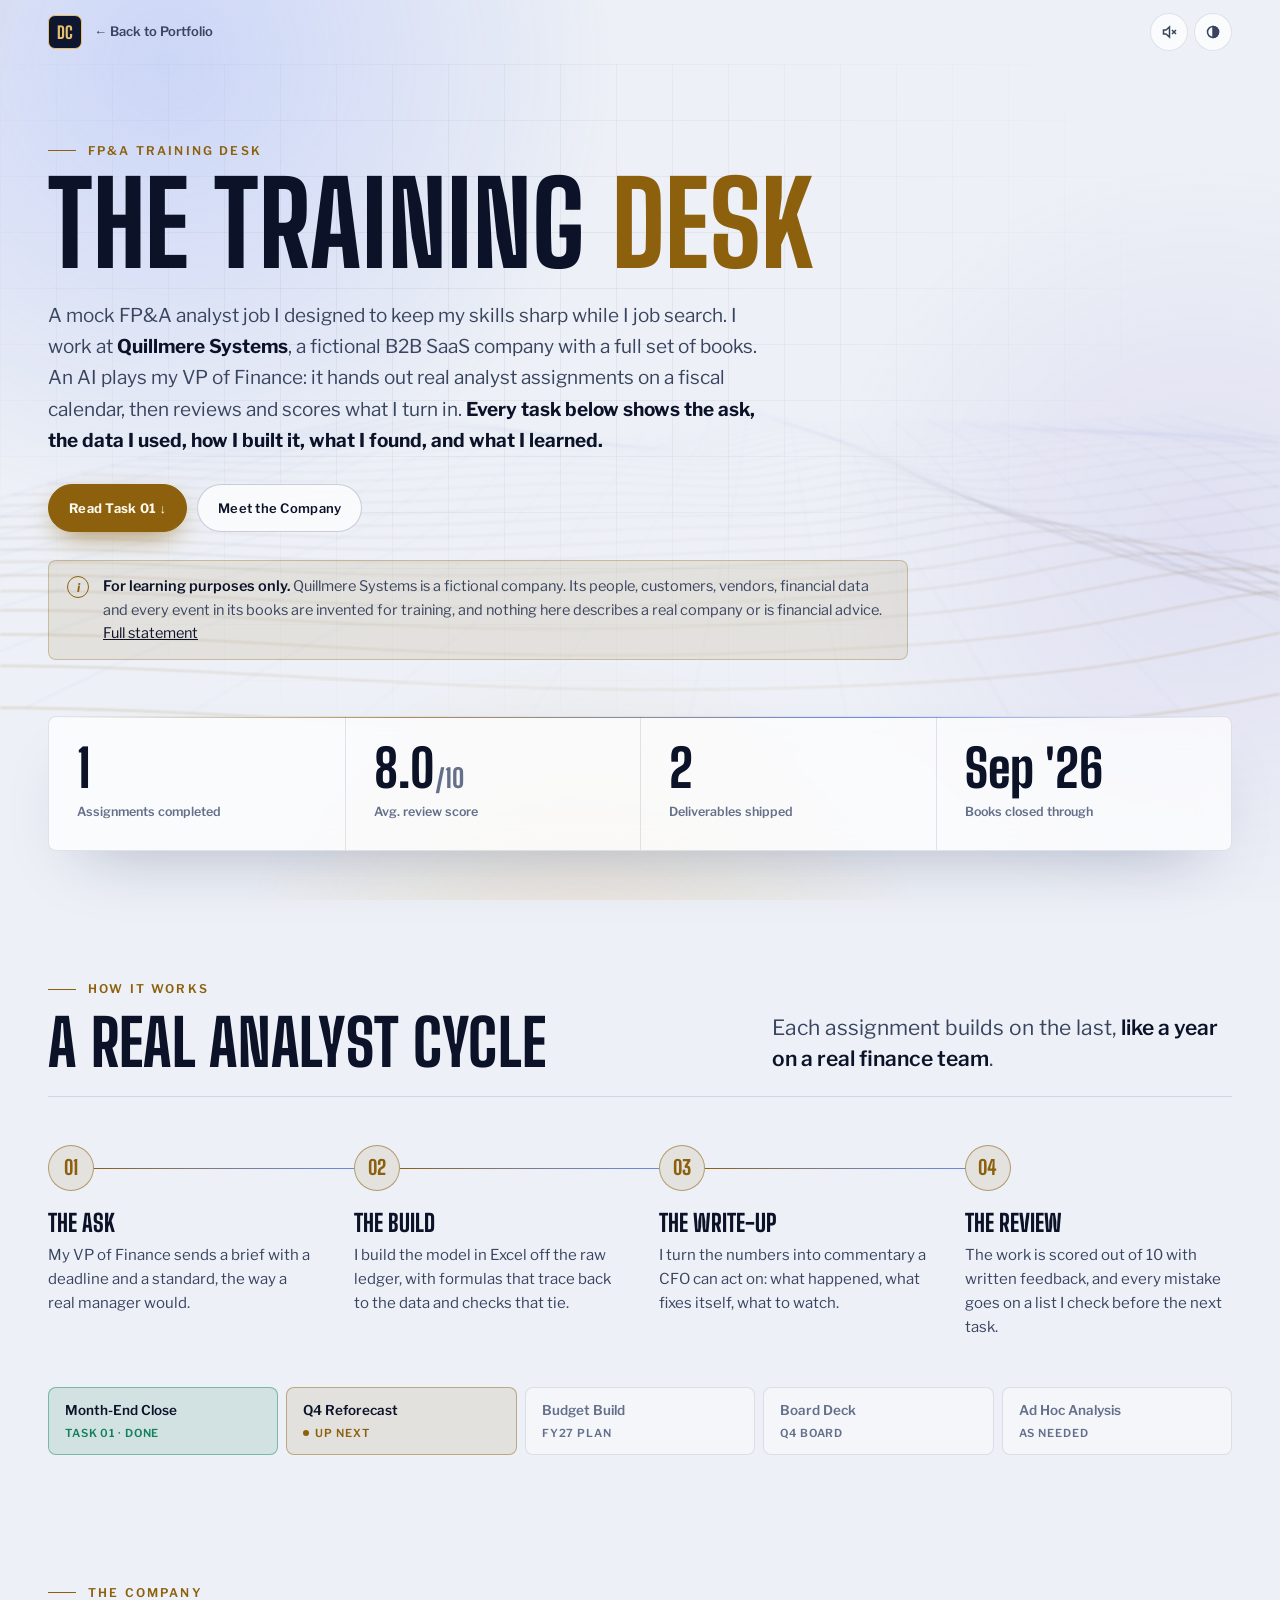
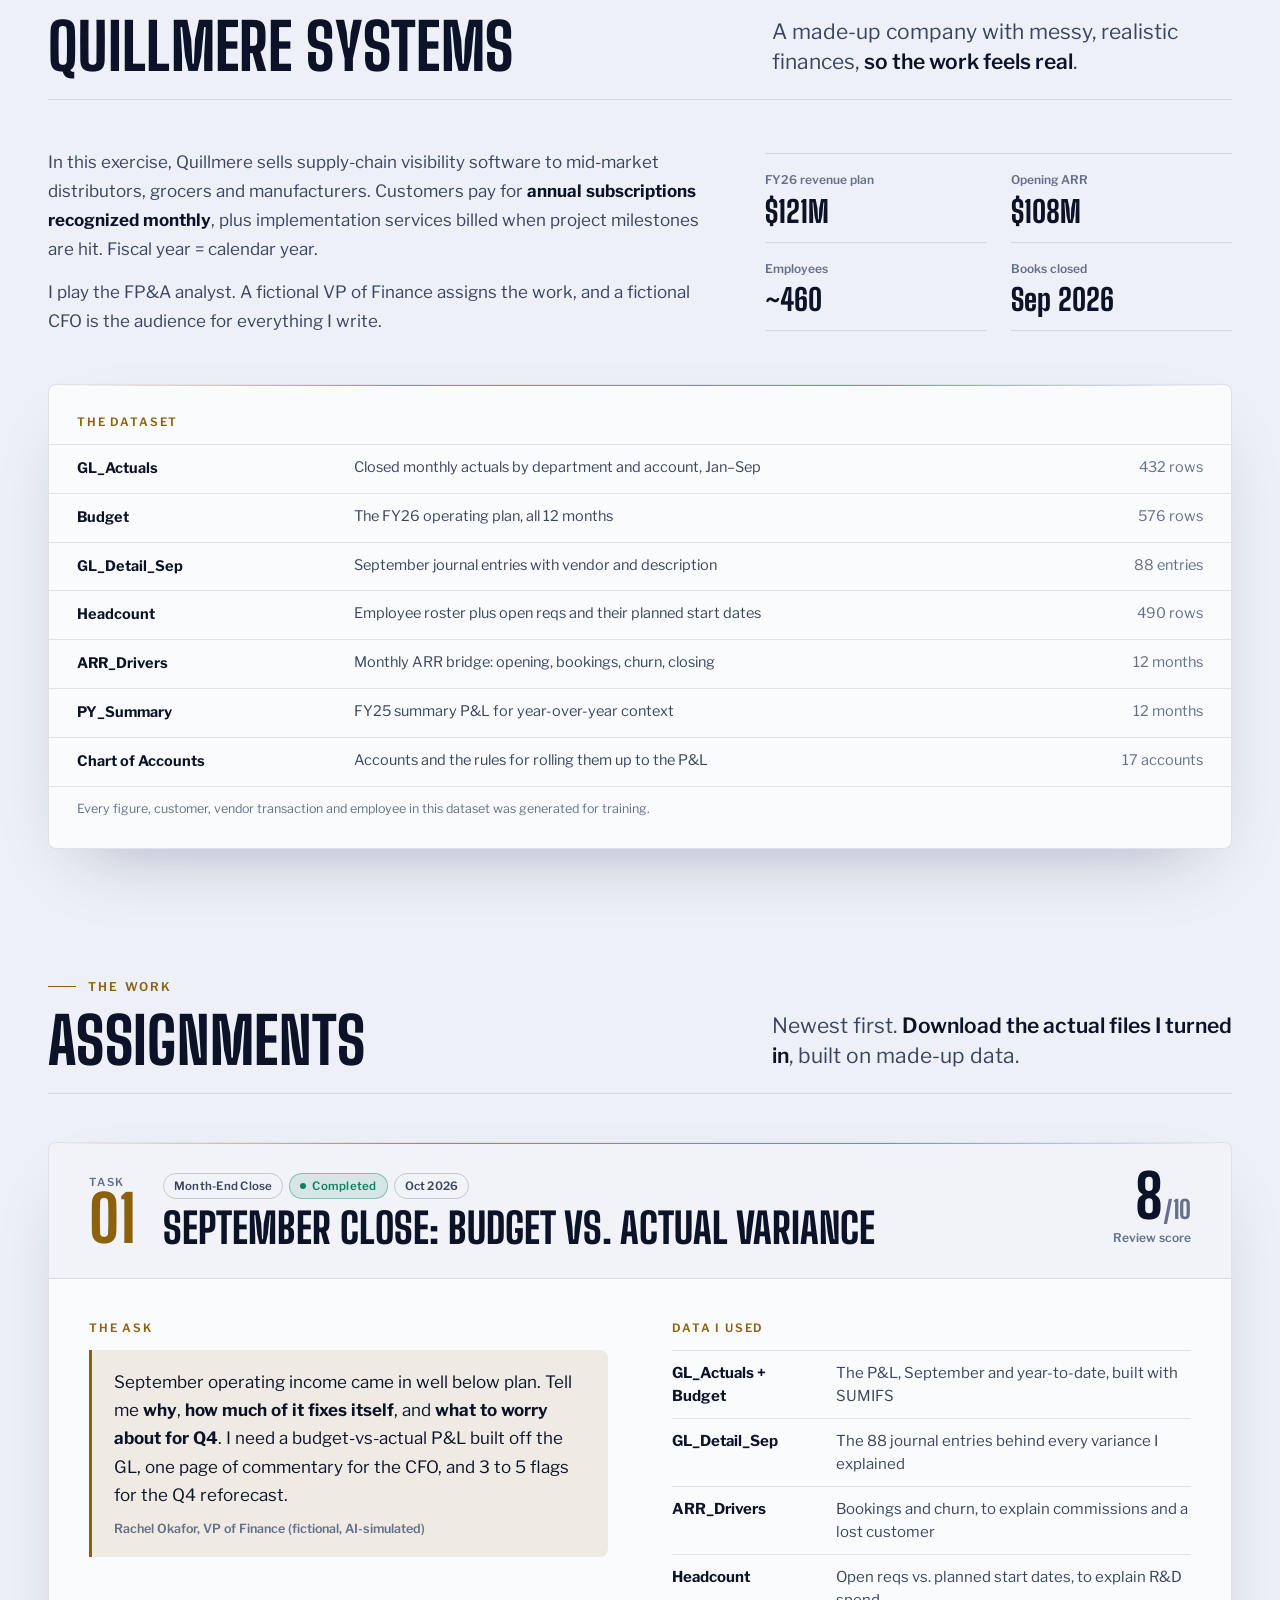
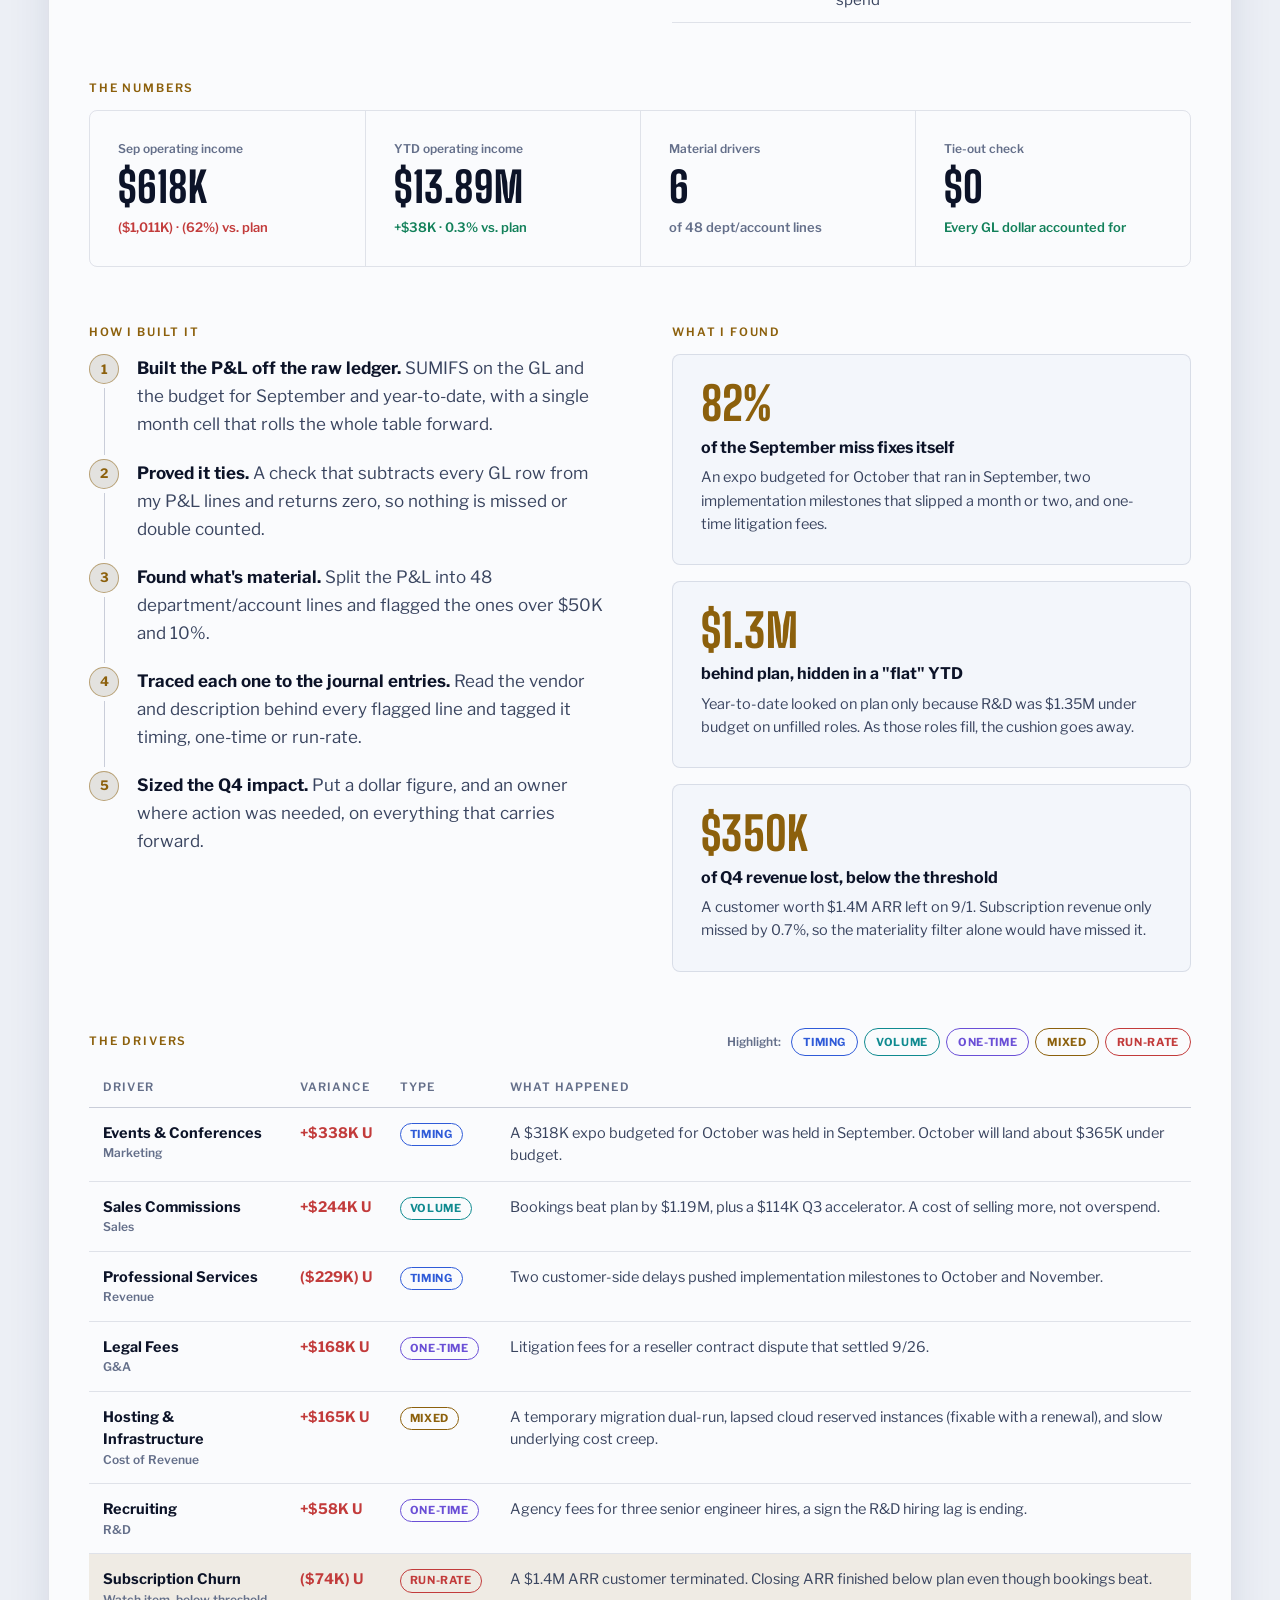
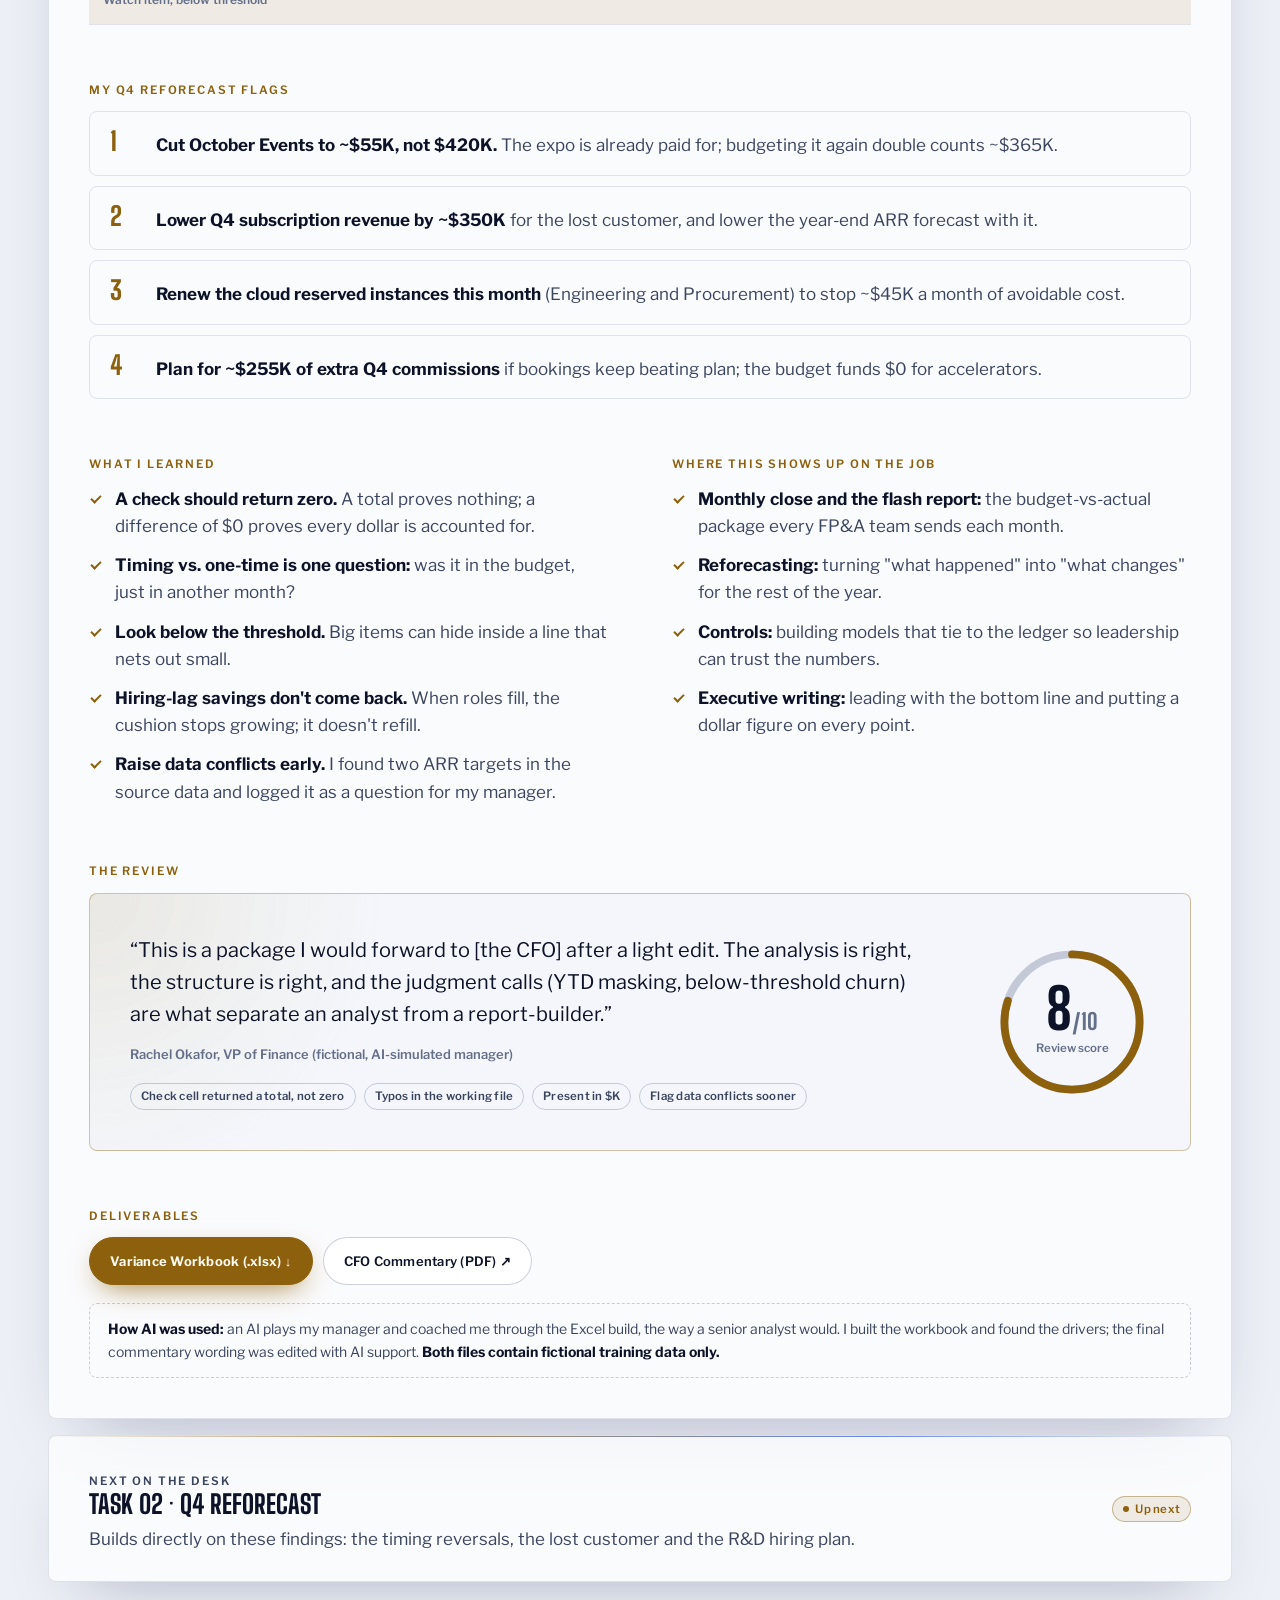
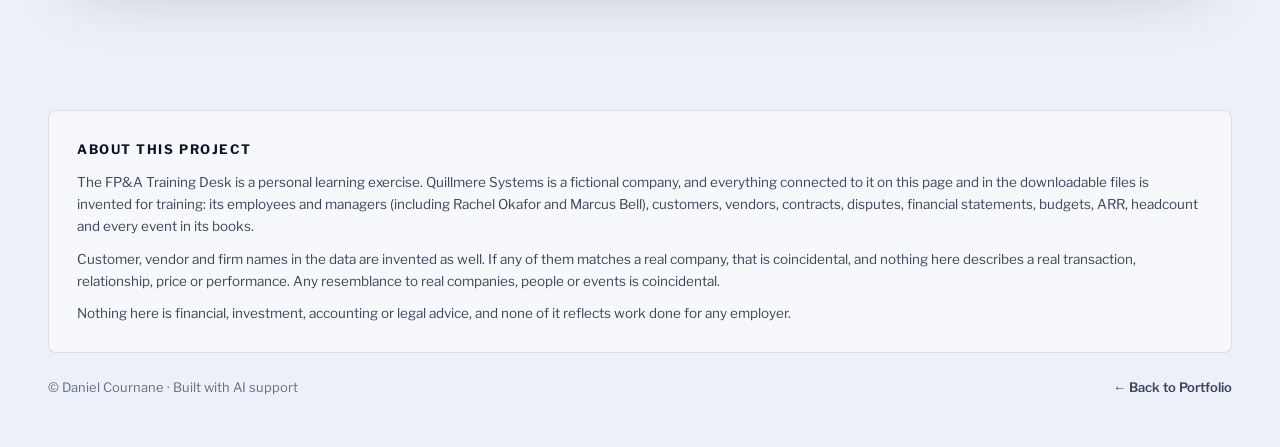
<file: training-desk.html>
<!doctype html>
<html lang="en">
<head>
<meta charset="utf-8">
<meta name="viewport" content="width=device-width, initial-scale=1, viewport-fit=cover">
<title>FP&amp;A Training Desk - Daniel Cournane</title>
<meta name="description" content="A mock FP&A analyst role at a fictional SaaS company, built for learning: month-end work off a raw general ledger, reviewed and scored. Each task shows the ask, the data, my approach, what I found and what I learned.">
<meta name="theme-color" content="#060a17" media="(prefers-color-scheme: dark)">
<meta name="theme-color" content="#edf0f6" media="(prefers-color-scheme: light)">
<meta property="og:type" content="website">
<meta property="og:title" content="FP&amp;A Training Desk · Daniel Cournane">
<meta property="og:description" content="Month-end variance analysis built off a raw GL, with CFO commentary and Q4 reforecast flags. A fictional company, built for learning.">
<meta property="og:url" content="https://dancourn.github.io/training-desk.html">
<meta property="og:image" content="https://dancourn.github.io/og.jpg">
<link rel="icon" href="data:image/svg+xml,%3Csvg xmlns='http://www.w3.org/2000/svg' viewBox='0 0 32 32'%3E%3Crect x='1' y='1' width='30' height='30' rx='7' fill='%230f1730' stroke='%23e8bf6a' stroke-width='2'/%3E%3Ctext x='16' y='22' font-family='Arial Narrow,Arial' font-weight='700' font-size='15' text-anchor='middle' fill='%23e8bf6a'%3EDC%3C/text%3E%3C/svg%3E">
<link rel="preconnect" href="https://fonts.googleapis.com">
<link rel="preconnect" href="https://fonts.gstatic.com" crossorigin>
<link rel="stylesheet" href="https://fonts.googleapis.com/css2?family=Big+Shoulders+Display:wght@600;700;800&family=Libre+Franklin:ital,wght@0,400;0,500;0,600;0,700;1,400&display=swap">
<link rel="stylesheet" href="site.css">
<style>
  /* Training Desk hub. Builds on site.css tokens (colors, type, spacing) so it reads as part of the portfolio.
     One padding scale for every card: --pad inside tiles, --pad-lg inside the task sheet. */
  :root { --pad: clamp(20px, 2.4vw, 28px); --pad-lg: clamp(20px, 3.4vw, 40px); }
  body { padding-bottom: 0; }
  .nav-inner { grid-template-columns: minmax(0, 1fr) auto; }
  .td-back { display: inline-flex; align-items: center; gap: 12px; text-decoration: none; font-weight: 600; font-size: 13px; color: var(--fg-2); transition: color 0.2s; }
  .td-back:hover { color: var(--fg); }
  .brand-mark::before { content: attr(data-mark); translate: 0.013em 0.031em; }

  .card { position: relative; background: var(--surface); border: 1px solid var(--line); border-radius: var(--radius); backdrop-filter: blur(14px); -webkit-backdrop-filter: blur(14px); box-shadow: var(--shadow); }
  .card::before { content: ""; position: absolute; left: 0; right: 0; top: 0; height: 1px; background: linear-gradient(90deg, transparent, var(--accent) 30%, var(--blue) 70%, transparent); opacity: 0.7; border-radius: var(--radius) var(--radius) 0 0; }
  .kicker { margin: 0 0 12px; font-weight: 600; font-size: 11.5px; letter-spacing: 0.16em; text-transform: uppercase; color: var(--accent); }
  .prose p { margin: 0 0 14px; color: var(--fg-2); line-height: 1.7; }
  .prose strong { color: var(--fg); }
  .lift { transition: transform 0.35s var(--ease), border-color 0.3s, background 0.3s; }
  @media (hover: hover) { .lift:hover { transform: translateY(-3px); border-color: color-mix(in srgb, var(--accent) 40%, transparent); } }

  /* ───── hero ───── */
  .td-hero { padding-block: clamp(40px, 6vw, 88px) 0; }
  .td-hero-in { position: relative; z-index: 1; }
  .td-title { margin: 0; font-family: var(--display); font-weight: 800; font-size: clamp(3.4rem, 9vw, 7.5rem); line-height: 0.86; text-transform: uppercase; letter-spacing: 0.005em; }
  /* a slow gold glint across "Desk" */
  .td-title span {
    color: var(--accent);
    background: linear-gradient(105deg, var(--accent) 42%, color-mix(in srgb, var(--accent) 35%, #fff) 50%, var(--accent) 58%) 0 0 / 260% 100%;
    -webkit-background-clip: text; background-clip: text; -webkit-text-fill-color: transparent;
    animation: glint 7s ease-in-out 1.2s infinite;
  }
  @keyframes glint { 0% { background-position: 100% 0; } 35%, 100% { background-position: 0% 0; } }
  .td-lede { max-width: 720px; margin: 26px 0 0; font-size: clamp(17px, 1.6vw, 19px); line-height: 1.65; color: var(--fg-2); }
  .td-lede strong { color: var(--fg); }
  .td-ctas { display: flex; flex-wrap: wrap; gap: 10px; margin-top: 28px; }
  .td-notice { margin: 28px 0 0; }
  .td-notice a { color: var(--fg); }
  .td-stats { display: grid; grid-template-columns: repeat(4, minmax(0, 1fr)); margin-top: clamp(36px, 5vw, 56px); overflow: hidden; }
  .td-stat { padding: var(--pad); min-width: 0; transition: background 0.3s; }
  .td-stat + .td-stat { border-left: 1px solid var(--line); }
  .td-stat b { display: block; font-family: var(--display); font-weight: 800; font-size: clamp(34px, 4.4vw, 52px); line-height: 0.9; font-variant-numeric: tabular-nums; }
  .td-stat b small { font-size: 0.5em; color: var(--muted); }
  .td-stat > span { display: block; margin-top: 10px; font-weight: 600; font-size: 12.5px; color: var(--muted); }
  @media (hover: hover) { .td-stat:hover { background: color-mix(in srgb, var(--accent) 7%, transparent); } }

  /* ───── how it works: a process rail. Numbered nodes joined by a line that draws in on arrival ───── */
  .steps { --g: clamp(20px, 3vw, 40px); --node: 46px; display: grid; grid-template-columns: repeat(4, minmax(0, 1fr)); gap: var(--g); margin: 0; padding: 0; list-style: none; }
  .steps li { position: relative; }
  .steps li:not(:last-child)::before {
    content: ""; position: absolute; top: calc(var(--node) / 2); left: var(--node); width: calc(100% - var(--node) + var(--g)); height: 1px;
    background: linear-gradient(90deg, var(--accent), color-mix(in srgb, var(--blue) 70%, transparent));
    transform-origin: 0 50%; transition: transform 0.8s var(--ease);
  }
  .step-n {
    position: relative; display: grid; place-items: center; width: var(--node); height: var(--node); border-radius: 50%;
    border: 1px solid color-mix(in srgb, var(--accent) 55%, transparent); background: color-mix(in srgb, var(--accent) 10%, var(--bg));
    font-family: var(--display); font-weight: 800; font-size: 20px; color: var(--accent);
    transition: background 0.2s, color 0.2s, box-shadow 0.2s, transform 0.5s var(--ease), opacity 0.5s;
  }
  .steps h3 { margin: 20px 0 8px; font-family: var(--display); font-weight: 800; font-size: 24px; line-height: 1; text-transform: uppercase; }
  .steps p { margin: 0; font-size: 15px; line-height: 1.6; color: var(--fg-2); }
  @media (hover: hover) { .steps li:hover .step-n { background: var(--accent); color: var(--accent-ink); box-shadow: 0 0 0 6px var(--accent-soft); } }
  /* the stagger only applies while the rail arrives (desk.js sets .is-arriving), so hovering a node responds instantly */
  .steps.is-arriving li:nth-child(2) .step-n, .steps.is-arriving li:nth-child(1)::before { transition-delay: 0.15s; }
  .steps.is-arriving li:nth-child(3) .step-n, .steps.is-arriving li:nth-child(2)::before { transition-delay: 0.35s; }
  .steps.is-arriving li:nth-child(4) .step-n, .steps.is-arriving li:nth-child(3)::before { transition-delay: 0.55s; }
  .steps.rise.pre { transform: none; }
  .steps.pre li::before { transform: scaleX(0); }
  .steps.pre .step-n { transform: scale(0.6); opacity: 0; }

  .cal { display: grid; grid-template-columns: repeat(5, minmax(0, 1fr)); gap: 8px; margin: var(--sp-block) 0 0; padding: 0; list-style: none; }
  .cal li { padding: 14px 16px; border-radius: var(--radius); border: 1px solid var(--line); background: color-mix(in srgb, var(--surface) 60%, transparent); font-weight: 600; font-size: 13.5px; line-height: 1.3; color: var(--muted); }
  .cal li small { display: flex; align-items: center; gap: 6px; margin-top: 6px; font-size: 11px; letter-spacing: 0.08em; text-transform: uppercase; }
  .cal li.is-done { color: var(--fg); border-color: color-mix(in srgb, var(--up) 45%, transparent); background: var(--up-soft); }
  .cal li.is-done small { color: var(--up); }
  .cal li.is-next { color: var(--fg); border-color: color-mix(in srgb, var(--accent) 45%, transparent); background: var(--accent-soft); }
  .cal li.is-next small { color: var(--accent); }
  .cal li.is-next small::before { content: ""; width: 6px; height: 6px; border-radius: 50%; background: currentColor; animation: pulse 1.8s ease-in-out infinite; }

  /* ───── company ───── */
  /* intro beside the four facts, then the dataset full width: the section ends on one straight edge */
  .co { display: grid; grid-template-columns: minmax(0, 7fr) minmax(0, 5fr); gap: var(--sp-col); align-items: center; }
  .co .prose p:last-child { margin-bottom: 0; }
  .co-data { margin-top: var(--sp-block); }
  .facts { display: grid; grid-template-columns: repeat(2, minmax(0, 1fr)); column-gap: 24px; margin: 0; border-top: 1px solid var(--line); }
  .facts div { padding: 16px 0; border-bottom: 1px solid var(--line); }
  .facts dt { font-weight: 600; font-size: 12px; color: var(--muted); }
  .facts dd { margin: 6px 0 0; font-family: var(--display); font-weight: 800; font-size: 30px; line-height: 1; }
  .tabs { width: 100%; border-collapse: collapse; font-size: 14.5px; }
  .tabs caption { text-align: left; padding: var(--pad) var(--pad) 0; }
  .tabs th, .tabs td { padding: 12px var(--pad); text-align: left; vertical-align: top; border-top: 1px solid var(--line); }
  .tabs th { position: relative; font-weight: 700; white-space: nowrap; color: var(--fg); transition: color 0.2s; }
  .tabs th::before { content: ""; position: absolute; left: 0; top: 12px; bottom: 12px; width: 2px; background: var(--accent); transform: scaleY(0); transition: transform 0.3s var(--ease); }
  .tabs td { color: var(--fg-2); line-height: 1.5; }
  .tabs td.n { white-space: nowrap; text-align: right; font-variant-numeric: tabular-nums; color: var(--muted); }
  .tabs tbody tr { transition: background 0.2s; }
  @media (hover: hover) { .tabs tbody tr:hover { background: color-mix(in srgb, var(--accent) 6%, transparent); } .tabs tbody tr:hover th { color: var(--accent); } .tabs tbody tr:hover th::before { transform: scaleY(1); } }
  .tabs + .tabs-note { margin: 0; padding: 12px var(--pad) var(--pad); border-top: 1px solid var(--line); font-size: 12.5px; color: var(--muted); }

  /* ───── task sheet ───── */
  .task { overflow: hidden; }
  .task-head { display: grid; grid-template-columns: auto minmax(0, 1fr) auto; gap: var(--pad); align-items: center; padding: var(--pad) var(--pad-lg); border-bottom: 1px solid var(--line); background: color-mix(in srgb, var(--surface-2) 60%, transparent); }
  .task-num { font-family: var(--display); font-weight: 800; font-size: 64px; line-height: 0.8; color: var(--accent); }
  .task-num small { display: block; margin-bottom: 6px; font-family: var(--body); font-weight: 600; font-size: 11px; letter-spacing: 0.16em; text-transform: uppercase; color: var(--muted); }
  .task-title { margin: 10px 0 0; font-family: var(--display); font-weight: 800; font-size: clamp(28px, 3.4vw, 42px); line-height: 0.95; text-transform: uppercase; text-wrap: balance; }
  .task-chips { display: flex; flex-wrap: wrap; gap: 6px; }
  .score { text-align: right; }
  .score b { display: block; font-family: var(--display); font-weight: 800; font-size: 60px; line-height: 0.85; }
  .score b small { font-size: 0.42em; color: var(--muted); }
  .score > span { font-weight: 600; font-size: 12px; color: var(--muted); }
  .task-body { padding: var(--pad-lg); }
  .blk + .blk { margin-top: clamp(40px, 5vw, 56px); }
  .two { display: grid; grid-template-columns: minmax(0, 1fr) minmax(0, 1fr); gap: var(--sp-col); }
  .ask { margin: 0; padding: 18px 22px; border-left: 3px solid var(--accent); background: var(--accent-soft); border-radius: 0 var(--radius) var(--radius) 0; color: var(--fg); line-height: 1.65; }
  .ask cite { display: block; margin-top: 10px; font-style: normal; font-weight: 600; font-size: 12.5px; color: var(--muted); }
  .used { margin: 0; padding: 0; list-style: none; }
  .used li { display: grid; grid-template-columns: 150px minmax(0, 1fr); gap: 14px; padding: 11px 0; border-top: 1px solid var(--line); font-size: 15px; line-height: 1.5; color: var(--fg-2); }
  .used li:last-child { border-bottom: 1px solid var(--line); }
  .used b { color: var(--fg); font-weight: 700; }
  .kpis { display: grid; grid-template-columns: repeat(4, minmax(0, 1fr)); margin: 0; border: 1px solid var(--line); border-radius: var(--radius); overflow: hidden; }
  .kpi { padding: var(--pad); min-width: 0; transition: background 0.3s; }
  .kpi + .kpi { border-left: 1px solid var(--line); }
  @media (hover: hover) { .kpi:hover { background: color-mix(in srgb, var(--accent) 7%, transparent); } }
  .kpi dt { font-weight: 600; font-size: 12px; color: var(--muted); }
  .kpi dd { margin: 10px 0 0; }
  .kpi .v { display: block; font-family: var(--display); font-weight: 800; font-size: clamp(30px, 3.4vw, 42px); line-height: 0.9; font-variant-numeric: tabular-nums; }
  .kpi .d { display: block; margin-top: 10px; font-weight: 600; font-size: 13px; color: var(--muted); }
  .kpi .d.bad { color: var(--down); } .kpi .d.good { color: var(--up); }
  /* build steps: the guide line draws down and the numbers pop in as the block arrives */
  .build { margin: 0; padding: 0; list-style: none; counter-reset: b; }
  .build li { counter-increment: b; position: relative; padding: 0 0 20px 48px; color: var(--fg-2); line-height: 1.65; }
  .build li::before { content: counter(b); position: absolute; left: 0; top: 0; display: grid; place-items: center; width: 30px; height: 30px; border-radius: 50%; border: 1px solid color-mix(in srgb, var(--accent) 50%, transparent); background: color-mix(in srgb, var(--accent) 10%, var(--bg)); color: var(--accent); font-weight: 700; font-size: 13px; transition: transform 0.5s var(--ease), opacity 0.5s; }
  .build li::after { content: ""; position: absolute; left: 15px; top: 34px; bottom: 4px; width: 1px; background: var(--line-2); transform-origin: 50% 0; transition: transform 0.6s var(--ease); }
  .build li:last-child { padding-bottom: 0; }
  .build li:last-child::after { display: none; }
  .build strong { color: var(--fg); }
  .build li:nth-child(2)::before, .build li:nth-child(1)::after { transition-delay: 0.12s; }
  .build li:nth-child(3)::before, .build li:nth-child(2)::after { transition-delay: 0.24s; }
  .build li:nth-child(4)::before, .build li:nth-child(3)::after { transition-delay: 0.36s; }
  .build li:nth-child(5)::before, .build li:nth-child(4)::after { transition-delay: 0.48s; }
  .pre .build li::before { transform: scale(0.5); opacity: 0; }
  .pre .build li::after { transform: scaleY(0); }
  .finds { display: grid; gap: var(--sp-tile); }
  .find { padding: var(--pad); border: 1px solid var(--line); border-radius: var(--radius); background: color-mix(in srgb, var(--surface-2) 45%, transparent); }
  .find .big { display: block; font-family: var(--display); font-weight: 800; font-size: 46px; line-height: 0.9; color: var(--accent); }
  .find h4 { margin: 12px 0 8px; font-size: 16px; line-height: 1.35; }
  .find p { margin: 0; font-size: 14.5px; line-height: 1.6; color: var(--fg-2); }
  .drv { width: 100%; border-collapse: collapse; font-size: 14.5px; }
  .drv th { padding: 10px 14px; text-align: left; font-weight: 600; font-size: 11.5px; letter-spacing: 0.1em; text-transform: uppercase; color: var(--muted); border-bottom: 1px solid var(--line-2); }
  .drv td { padding: 14px; vertical-align: top; border-bottom: 1px solid var(--line); color: var(--fg-2); line-height: 1.55; }
  .drv td:first-child { font-weight: 700; color: var(--fg); min-width: 170px; }
  .drv td:first-child small { display: block; font-weight: 600; font-size: 12px; color: var(--muted); }
  .drv .num { white-space: nowrap; font-weight: 700; font-variant-numeric: tabular-nums; color: var(--down); }
  .drv tr.watch td { background: var(--accent-soft); }
  .drv tbody tr { transition: opacity 0.3s, background 0.2s; }
  @media (hover: hover) { .drv tbody tr:not(.watch):hover { background: color-mix(in srgb, var(--accent) 5%, transparent); } }
  .drv tbody tr.is-dim { opacity: 0.25; }
  .drv-head { display: flex; flex-wrap: wrap; align-items: center; justify-content: space-between; gap: 10px 16px; margin-bottom: 12px; }
  .drv-head .kicker { margin: 0; }
  .drv-filter { display: flex; flex-wrap: wrap; align-items: center; gap: 6px; }
  .drv-filter > span { margin-right: 4px; font-weight: 600; font-size: 12px; color: var(--muted); }
  .drv-filter button { background: transparent; cursor: pointer; padding: 4px 11px; transition: background 0.2s, color 0.2s; }
  .drv-filter button:hover { background: color-mix(in srgb, currentColor 12%, transparent); }
  .drv-filter button[aria-pressed="true"] { color: var(--bg); }
  .drv-filter .t-timing[aria-pressed="true"] { background: var(--blue); } .drv-filter .t-vol[aria-pressed="true"] { background: var(--teal); }
  .drv-filter .t-one[aria-pressed="true"] { background: var(--violet); } .drv-filter .t-mix[aria-pressed="true"] { background: var(--accent); }
  .drv-filter .t-run[aria-pressed="true"] { background: var(--down); }
  .tag { display: inline-block; padding: 2px 9px; border-radius: 999px; font-family: var(--body); font-weight: 700; font-size: 11px; letter-spacing: 0.06em; text-transform: uppercase; white-space: nowrap; border: 1px solid currentColor; }
  .t-timing { color: var(--blue); } .t-one { color: var(--violet); } .t-run { color: var(--down); } .t-mix { color: var(--accent); } .t-vol { color: var(--teal); }
  .flags { margin: 0; padding: 0; list-style: none; display: grid; gap: 10px; }
  .flags li { display: grid; grid-template-columns: 34px minmax(0, 1fr); gap: 12px; align-items: baseline; padding: 16px 20px; border: 1px solid var(--line); border-radius: var(--radius); color: var(--fg-2); line-height: 1.55; transition: transform 0.35s var(--ease), border-color 0.3s, background 0.3s; }
  @media (hover: hover) { .flags li:hover { transform: translateX(4px); border-color: color-mix(in srgb, var(--accent) 40%, transparent); background: color-mix(in srgb, var(--accent) 5%, transparent); } }
  .flags li::before { content: attr(data-n); font-family: var(--display); font-weight: 800; font-size: 26px; line-height: 1; color: var(--accent); }
  .flags strong { color: var(--fg); }
  .ticks { margin: 0; padding: 0; list-style: none; }
  .ticks li { position: relative; padding: 0 0 12px 26px; color: var(--fg-2); line-height: 1.6; }
  .ticks li:last-child { padding-bottom: 0; }
  .ticks li::before { content: ""; position: absolute; left: 2px; top: 9px; width: 10px; height: 6px; border-left: 2px solid var(--accent); border-bottom: 2px solid var(--accent); transform: rotate(-45deg); }
  .ticks strong { color: var(--fg); }
  /* review: the score draws itself around a ring as the block arrives */
  .review { margin: 0; padding: var(--pad-lg); border-radius: var(--radius); border: 1px solid color-mix(in srgb, var(--accent) 35%, transparent); background: radial-gradient(420px circle at 0% 0%, var(--accent-soft), transparent 70%), color-mix(in srgb, var(--surface-2) 40%, transparent); display: grid; grid-template-columns: minmax(0, 1fr) auto; gap: var(--sp-col); align-items: center; }
  .review p { margin: 0; font-style: normal; font-size: clamp(17px, 1.7vw, 20px); line-height: 1.6; color: var(--fg); }
  .review cite { display: block; margin-top: 14px; font-style: normal; font-weight: 600; font-size: 13px; color: var(--muted); }
  .tighten { margin: 18px 0 0; padding: 0; list-style: none; display: flex; flex-wrap: wrap; gap: 8px; }
  .ring { position: relative; width: 156px; height: 156px; flex-shrink: 0; }
  .ring svg { width: 100%; height: 100%; transform: rotate(-90deg); }
  .ring circle { fill: none; stroke-width: 6; }
  .ring-track { stroke: var(--line-2); }
  .ring-val { stroke: var(--accent); stroke-linecap: round; stroke-dasharray: 326.73; stroke-dashoffset: 65.35; transition: stroke-dashoffset 1.6s var(--ease) 0.2s; }
  .pre .ring-val { stroke-dashoffset: 326.73; }
  .ring-in { position: absolute; inset: 0; display: grid; place-content: center; text-align: center; }
  .ring-in b { font-family: var(--display); font-weight: 800; font-size: 56px; line-height: 0.85; color: var(--fg); }
  .ring-in b small { font-size: 0.4em; color: var(--muted); }
  .ring-in > span { margin-top: 6px; font-weight: 600; font-size: 11.5px; color: var(--muted); }
  .dl { display: flex; flex-wrap: wrap; gap: 10px; }
  .ai-note { margin: 18px 0 0; padding: 14px 18px; border: 1px dashed var(--line-2); border-radius: var(--radius); font-size: 14px; line-height: 1.6; color: var(--fg-2); }
  .ai-note strong { color: var(--fg); }

  .next { display: grid; grid-template-columns: minmax(0, 1fr) auto; gap: var(--pad); align-items: center; padding: var(--pad) var(--pad-lg); margin-top: var(--sp-tile); }
  .next h3 { margin: 0; font-family: var(--display); font-weight: 800; font-size: 26px; line-height: 1; text-transform: uppercase; }
  .next p { margin: 8px 0 0; color: var(--fg-2); }

  /* footer: the full fictional-company statement */
  .td-foot { padding-block: var(--sp-section) 48px; }
  .legal { padding: var(--pad); border: 1px solid var(--line); border-radius: var(--radius); background: color-mix(in srgb, var(--surface) 70%, transparent); }
  .legal h2 { margin: 0 0 10px; font-weight: 700; font-size: 13px; letter-spacing: 0.12em; text-transform: uppercase; color: var(--fg); }
  .legal p { margin: 0 0 10px; font-size: 13.5px; line-height: 1.65; color: var(--fg-2); }
  .legal p:last-child { margin-bottom: 0; }
  .foot-row { display: flex; flex-wrap: wrap; justify-content: space-between; gap: 12px 24px; margin-top: 24px; font-size: 13px; color: var(--muted); }

  @media (max-width: 960px) {
    .co, .two { grid-template-columns: minmax(0, 1fr); }
    .kpis, .td-stats { grid-template-columns: repeat(2, minmax(0, 1fr)); }
    .kpi:nth-child(3), .td-stat:nth-child(3) { border-left: 0; }
    .kpi:nth-child(n + 3), .td-stat:nth-child(n + 3) { border-top: 1px solid var(--line); }
    .cal { grid-template-columns: repeat(3, minmax(0, 1fr)); }
    /* the rail turns vertical: node on the left, line running down to the next one */
    .steps { grid-template-columns: minmax(0, 1fr); --g: 28px; }
    .steps li { display: grid; grid-template-columns: var(--node) minmax(0, 1fr); column-gap: 18px; }
    .steps li .step-n { grid-row: 1 / span 2; }
    .steps h3 { margin-top: 12px; }
    .steps li:not(:last-child)::before { top: var(--node); left: calc(var(--node) / 2); width: 1px; height: calc(100% - var(--node) + var(--g)); transform-origin: 50% 0; background: linear-gradient(180deg, var(--accent), color-mix(in srgb, var(--blue) 70%, transparent)); }
    .steps.pre li::before { transform: scaleY(0); }
  }
  @media (max-width: 640px) {
    .cal { grid-template-columns: repeat(2, minmax(0, 1fr)); }
    .task-head { grid-template-columns: auto minmax(0, 1fr); padding: var(--pad); }
    .task-head .score { grid-column: 1 / -1; text-align: left; display: flex; align-items: baseline; gap: 10px; }
    .review { grid-template-columns: minmax(0, 1fr); justify-items: start; }
    .used li { grid-template-columns: minmax(0, 1fr); gap: 2px; }
    .facts dd { font-size: 26px; }
    .tabs caption { display: block; }
    .tabs, .tabs tbody { display: block; }
    .tabs tr { display: grid; grid-template-columns: minmax(0, 1fr) auto; column-gap: 12px; padding: 12px var(--pad); border-top: 1px solid var(--line); }
    .tabs th, .tabs td { padding: 0; border: 0; }
    .tabs th::before { display: none; }
    .tabs td:not(.n) { grid-column: 1 / -1; grid-row: 2; margin-top: 2px; font-size: 14px; }
    .drv thead { display: none; }
    .drv, .drv tbody, .drv tr, .drv td { display: block; }
    .drv tr { padding: 14px 0; border-bottom: 1px solid var(--line); }
    .drv td { padding: 3px 0; border: 0; }
    .drv td:nth-child(2), .drv td:nth-child(3) { display: inline-block; margin-right: 10px; vertical-align: middle; }
    .drv tr.watch { padding-inline: 12px; background: var(--accent-soft); border-radius: var(--radius); }
    .drv tr.watch td { background: none; }
    .next { grid-template-columns: minmax(0, 1fr); padding: var(--pad); }
  }
  @media (prefers-reduced-motion: reduce) { .blob, .td-title span, .cal li.is-next small::before { animation: none; } }
  @media print { .nav, .bg, .td-ctas, .drv-filter { display: none !important; } .card { box-shadow: none; backdrop-filter: none; } }
</style>
<script>
  try { var t = localStorage.getItem('dc-theme'); if (t === 'light' || t === 'dark') document.documentElement.setAttribute('data-theme', t); } catch (e) {}
  /* the whole page fades in once, as one piece, when both fonts are in. A slow connection waits 0.35 s at most:
     showing the text sooner beats hiding a font swap */
  (function (d) {
    var done = false, show = function () { if (done) return; done = true; requestAnimationFrame(function () { requestAnimationFrame(function () { d.classList.remove('is-loading'); }); }); };
    d.classList.add('is-loading');
    setTimeout(show, 350);
    try { Promise.all([document.fonts.load('800 1em "Big Shoulders Display"'), document.fonts.load('1em "Libre Franklin"')]).then(show, show); } catch (e) { show(); }
  })(document.documentElement);
</script>
</head>
<body>
<a class="skip" href="#task-01">Skip to Task 01</a>
<div class="bg" aria-hidden="true"><span class="blob b1"></span><span class="blob b2"></span><span class="blob b3"></span><canvas class="world" id="world"></canvas><span class="grain"></span></div>

<nav class="nav" aria-label="Primary">
  <div class="wrap nav-inner">
    <a class="brand td-back" href="index.html#journal"><span class="brand-mark" aria-hidden="true" data-mark="DC"></span><span>← Back to Portfolio</span></a>
    <div class="nav-tools">
      <button class="icon-btn" id="soundBtn" type="button" aria-pressed="false" aria-label="Sound effects">
        <svg viewBox="0 0 16 16" fill="none" stroke="currentColor" stroke-width="1.5" aria-hidden="true"><path d="M2.5 6h2.5l3.5-3v10L5 10H2.5z"/><path class="snd-on" d="M11 5.5c.9.7 1.4 1.5 1.4 2.5s-.5 1.8-1.4 2.5M12.8 3.5C14.2 4.8 15 6.3 15 8s-.8 3.2-2.2 4.5" hidden/><path class="snd-off" d="M11 6l4 4M15 6l-4 4"/></svg>
      </button>
      <button class="icon-btn" id="themeBtn" type="button" aria-label="Switch color theme">
        <svg viewBox="0 0 16 16" fill="none" stroke="currentColor" stroke-width="1.5" aria-hidden="true"><circle cx="8" cy="8" r="5.5"/><path d="M8 2.5v11A5.5 5.5 0 008 2.5z" fill="currentColor"/></svg>
      </button>
    </div>
  </div>
  <div class="progress" id="progress"></div>
</nav>

<main>
<!-- ═════════ HERO ═════════ -->
<header class="hero td-hero">
  <div class="hero-grid-bg" aria-hidden="true"></div>
  <div class="rays" aria-hidden="true"></div>
  <div class="wrap td-hero-in">
    <p class="eyebrow">FP&amp;A Training Desk</p>
    <h1 class="td-title">The Training <span>Desk</span></h1>
    <p class="td-lede">A mock FP&amp;A analyst job I designed to keep my skills sharp while I job search. I work at <strong>Quillmere Systems</strong>, a fictional B2B SaaS company with a full set of books. An AI plays my VP of Finance: it hands out real analyst assignments on a fiscal calendar, then reviews and scores what I turn in. <strong>Every task below shows the ask, the data I used, how I built it, what I found, and what I learned.</strong></p>
    <div class="td-ctas">
      <a class="btn btn-primary" href="#task-01">Read Task 01 ↓</a>
      <a class="btn" href="#company">Meet the Company</a>
    </div>
    <p class="notice td-notice"><span class="notice-ic" aria-hidden="true">i</span><span><strong>For learning purposes only.</strong> Quillmere Systems is a fictional company. Its people, customers, vendors, financial data and every event in its books are invented for training, and nothing here describes a real company or is financial advice. <a href="#legal">Full statement</a></span></p>
    <div class="card td-stats rise">
      <div class="td-stat"><b data-flip>1</b><span>Assignments completed</span></div>
      <div class="td-stat"><b><span data-flip>8.0</span><small>/10</small></b><span>Avg. review score</span></div>
      <div class="td-stat"><b data-flip>2</b><span>Deliverables shipped</span></div>
      <div class="td-stat"><b>Sep '26</b><span>Books closed through</span></div>
    </div>
  </div>
</header>

<!-- ═════════ HOW IT WORKS ═════════ -->
<section class="section" data-world="how" aria-labelledby="h-how">
  <div class="wrap">
    <div class="section-head">
      <div>
        <p class="eyebrow">How it works</p>
        <h2 class="section-title" id="h-how">A real analyst cycle</h2>
      </div>
      <p class="section-sub">Each assignment builds on the last, <strong>like a year on a real finance team</strong>.</p>
    </div>
    <ol class="steps rise">
      <li><span class="step-n" aria-hidden="true">01</span><h3>The Ask</h3><p>My VP of Finance sends a brief with a deadline and a standard, the way a real manager would.</p></li>
      <li><span class="step-n" aria-hidden="true">02</span><h3>The Build</h3><p>I build the model in Excel off the raw ledger, with formulas that trace back to the data and checks that tie.</p></li>
      <li><span class="step-n" aria-hidden="true">03</span><h3>The Write-up</h3><p>I turn the numbers into commentary a CFO can act on: what happened, what fixes itself, what to watch.</p></li>
      <li><span class="step-n" aria-hidden="true">04</span><h3>The Review</h3><p>The work is scored out of 10 with written feedback, and every mistake goes on a list I check before the next task.</p></li>
    </ol>
    <ol class="cal rise" aria-label="FP&amp;A calendar">
      <li class="is-done">Month-End Close<small>Task 01 · Done</small></li>
      <li class="is-next">Q4 Reforecast<small>Up next</small></li>
      <li>Budget Build<small>FY27 plan</small></li>
      <li>Board Deck<small>Q4 board</small></li>
      <li>Ad Hoc Analysis<small>As needed</small></li>
    </ol>
  </div>
</section>

<!-- ═════════ COMPANY ═════════ -->
<section class="section" id="company" data-world="company" aria-labelledby="h-company">
  <div class="wrap">
    <div class="section-head">
      <div>
        <p class="eyebrow">The company</p>
        <h2 class="section-title" id="h-company">Quillmere Systems</h2>
      </div>
      <p class="section-sub">A made-up company with messy, realistic finances, <strong>so the work feels real</strong>.</p>
    </div>
    <div class="co rise">
      <div class="prose">
        <p>In this exercise, Quillmere sells supply-chain visibility software to mid-market distributors, grocers and manufacturers. Customers pay for <strong>annual subscriptions recognized monthly</strong>, plus implementation services billed when project milestones are hit. Fiscal year = calendar year.</p>
        <p>I play the FP&amp;A analyst. A fictional VP of Finance assigns the work, and a fictional CFO is the audience for everything I write.</p>
      </div>
      <dl class="facts">
        <div><dt>FY26 revenue plan</dt><dd data-flip>$121M</dd></div>
        <div><dt>Opening ARR</dt><dd data-flip>$108M</dd></div>
        <div><dt>Employees</dt><dd data-flip>~460</dd></div>
        <div><dt>Books closed</dt><dd>Sep 2026</dd></div>
      </dl>
    </div>
    <div class="card co-data rise">
        <table class="tabs">
          <caption><p class="kicker">The dataset</p></caption>
          <tbody>
            <tr><th scope="row">GL_Actuals</th><td>Closed monthly actuals by department and account, Jan–Sep</td><td class="n">432 rows</td></tr>
            <tr><th scope="row">Budget</th><td>The FY26 operating plan, all 12 months</td><td class="n">576 rows</td></tr>
            <tr><th scope="row">GL_Detail_Sep</th><td>September journal entries with vendor and description</td><td class="n">88 entries</td></tr>
            <tr><th scope="row">Headcount</th><td>Employee roster plus open reqs and their planned start dates</td><td class="n">490 rows</td></tr>
            <tr><th scope="row">ARR_Drivers</th><td>Monthly ARR bridge: opening, bookings, churn, closing</td><td class="n">12 months</td></tr>
            <tr><th scope="row">PY_Summary</th><td>FY25 summary P&amp;L for year-over-year context</td><td class="n">12 months</td></tr>
            <tr><th scope="row">Chart of Accounts</th><td>Accounts and the rules for rolling them up to the P&amp;L</td><td class="n">17 accounts</td></tr>
          </tbody>
        </table>
        <p class="tabs-note">Every figure, customer, vendor transaction and employee in this dataset was generated for training.</p>
    </div>
  </div>
</section>

<!-- ═════════ TASKS ═════════ -->
<section class="section" id="tasks" data-world="tasks" aria-labelledby="h-tasks">
  <div class="wrap">
    <div class="section-head">
      <div>
        <p class="eyebrow">The work</p>
        <h2 class="section-title" id="h-tasks">Assignments</h2>
      </div>
      <p class="section-sub">Newest first. <strong>Download the actual files I turned in</strong>, built on made-up data.</p>
    </div>

    <article class="card task rise" id="task-01" aria-labelledby="t01">
      <header class="task-head">
        <div class="task-num"><small>Task</small>01</div>
        <div>
          <div class="task-chips"><span class="chip">Month-End Close</span><span class="chip chip-live">Completed</span><span class="chip">Oct 2026</span></div>
          <h3 class="task-title" id="t01">September Close: Budget vs. Actual Variance</h3>
        </div>
        <div class="score"><b><span data-flip>8</span><small>/10</small></b><span>Review score</span></div>
      </header>

      <div class="task-body">
        <div class="blk two">
          <div>
            <p class="kicker">The ask</p>
            <blockquote class="ask">September operating income came in well below plan. Tell me <strong>why</strong>, <strong>how much of it fixes itself</strong>, and <strong>what to worry about for Q4</strong>. I need a budget-vs-actual P&amp;L built off the GL, one page of commentary for the CFO, and 3 to 5 flags for the Q4 reforecast.<cite>Rachel Okafor, VP of Finance (fictional, AI-simulated)</cite></blockquote>
          </div>
          <div>
            <p class="kicker">Data I used</p>
            <ul class="used">
              <li><b>GL_Actuals + Budget</b><span>The P&amp;L, September and year-to-date, built with SUMIFS</span></li>
              <li><b>GL_Detail_Sep</b><span>The 88 journal entries behind every variance I explained</span></li>
              <li><b>ARR_Drivers</b><span>Bookings and churn, to explain commissions and a lost customer</span></li>
              <li><b>Headcount</b><span>Open reqs vs. planned start dates, to explain R&amp;D spend</span></li>
            </ul>
          </div>
        </div>

        <div class="blk rise">
          <p class="kicker">The numbers</p>
          <dl class="kpis">
            <div class="kpi"><dt>Sep operating income</dt><dd><span class="v" data-flip>$618K</span><span class="d bad">($1,011K) · (62%) vs. plan</span></dd></div>
            <div class="kpi"><dt>YTD operating income</dt><dd><span class="v" data-flip>$13.89M</span><span class="d good">+$38K · 0.3% vs. plan</span></dd></div>
            <div class="kpi"><dt>Material drivers</dt><dd><span class="v" data-flip>6</span><span class="d">of 48 dept/account lines</span></dd></div>
            <div class="kpi"><dt>Tie-out check</dt><dd><span class="v" data-flip>$0</span><span class="d good">Every GL dollar accounted for</span></dd></div>
          </dl>
        </div>

        <div class="blk two rise">
          <div>
            <p class="kicker">How I built it</p>
            <ol class="build">
              <li><strong>Built the P&amp;L off the raw ledger.</strong> SUMIFS on the GL and the budget for September and year-to-date, with a single month cell that rolls the whole table forward.</li>
              <li><strong>Proved it ties.</strong> A check that subtracts every GL row from my P&amp;L lines and returns zero, so nothing is missed or double counted.</li>
              <li><strong>Found what's material.</strong> Split the P&amp;L into 48 department/account lines and flagged the ones over $50K and 10%.</li>
              <li><strong>Traced each one to the journal entries.</strong> Read the vendor and description behind every flagged line and tagged it timing, one-time or run-rate.</li>
              <li><strong>Sized the Q4 impact.</strong> Put a dollar figure, and an owner where action was needed, on everything that carries forward.</li>
            </ol>
          </div>
          <div>
            <p class="kicker">What I found</p>
            <div class="finds">
              <div class="find lift"><span class="big" data-flip>82%</span><h4>of the September miss fixes itself</h4><p>An expo budgeted for October that ran in September, two implementation milestones that slipped a month or two, and one-time litigation fees.</p></div>
              <div class="find lift"><span class="big" data-flip>$1.3M</span><h4>behind plan, hidden in a "flat" YTD</h4><p>Year-to-date looked on plan only because R&amp;D was $1.35M under budget on unfilled roles. As those roles fill, the cushion goes away.</p></div>
              <div class="find lift"><span class="big" data-flip>$350K</span><h4>of Q4 revenue lost, below the threshold</h4><p>A customer worth $1.4M ARR left on 9/1. Subscription revenue only missed by 0.7%, so the materiality filter alone would have missed it.</p></div>
            </div>
          </div>
        </div>

        <div class="blk rise">
          <div class="drv-head">
            <p class="kicker">The drivers</p>
            <div class="drv-filter" role="group" aria-label="Highlight one type of variance">
              <span>Highlight:</span>
              <button type="button" class="tag t-timing" data-type="timing" aria-pressed="false">Timing</button>
              <button type="button" class="tag t-vol" data-type="vol" aria-pressed="false">Volume</button>
              <button type="button" class="tag t-one" data-type="one" aria-pressed="false">One-time</button>
              <button type="button" class="tag t-mix" data-type="mix" aria-pressed="false">Mixed</button>
              <button type="button" class="tag t-run" data-type="run" aria-pressed="false">Run-rate</button>
            </div>
          </div>
          <table class="drv">
            <caption class="sr-only">September material variances, tagged</caption>
            <thead><tr><th scope="col">Driver</th><th scope="col">Variance</th><th scope="col">Type</th><th scope="col">What happened</th></tr></thead>
            <tbody>
              <tr data-type="timing"><td>Events &amp; Conferences<small>Marketing</small></td><td class="num">+$338K U</td><td><span class="tag t-timing">Timing</span></td><td>A $318K expo budgeted for October was held in September. October will land about $365K under budget.</td></tr>
              <tr data-type="vol"><td>Sales Commissions<small>Sales</small></td><td class="num">+$244K U</td><td><span class="tag t-vol">Volume</span></td><td>Bookings beat plan by $1.19M, plus a $114K Q3 accelerator. A cost of selling more, not overspend.</td></tr>
              <tr data-type="timing"><td>Professional Services<small>Revenue</small></td><td class="num">($229K) U</td><td><span class="tag t-timing">Timing</span></td><td>Two customer-side delays pushed implementation milestones to October and November.</td></tr>
              <tr data-type="one"><td>Legal Fees<small>G&amp;A</small></td><td class="num">+$168K U</td><td><span class="tag t-one">One-time</span></td><td>Litigation fees for a reseller contract dispute that settled 9/26.</td></tr>
              <tr data-type="mix"><td>Hosting &amp; Infrastructure<small>Cost of Revenue</small></td><td class="num">+$165K U</td><td><span class="tag t-mix">Mixed</span></td><td>A temporary migration dual-run, lapsed cloud reserved instances (fixable with a renewal), and slow underlying cost creep.</td></tr>
              <tr data-type="one"><td>Recruiting<small>R&amp;D</small></td><td class="num">+$58K U</td><td><span class="tag t-one">One-time</span></td><td>Agency fees for three senior engineer hires, a sign the R&amp;D hiring lag is ending.</td></tr>
              <tr class="watch" data-type="run"><td>Subscription Churn<small>Watch item, below threshold</small></td><td class="num">($74K) U</td><td><span class="tag t-run">Run-rate</span></td><td>A $1.4M ARR customer terminated. Closing ARR finished below plan even though bookings beat.</td></tr>
            </tbody>
          </table>
        </div>

        <div class="blk rise">
          <p class="kicker">My Q4 reforecast flags</p>
          <ol class="flags">
            <li data-n="1"><span><strong>Cut October Events to ~$55K, not $420K.</strong> The expo is already paid for; budgeting it again double counts ~$365K.</span></li>
            <li data-n="2"><span><strong>Lower Q4 subscription revenue by ~$350K</strong> for the lost customer, and lower the year-end ARR forecast with it.</span></li>
            <li data-n="3"><span><strong>Renew the cloud reserved instances this month</strong> (Engineering and Procurement) to stop ~$45K a month of avoidable cost.</span></li>
            <li data-n="4"><span><strong>Plan for ~$255K of extra Q4 commissions</strong> if bookings keep beating plan; the budget funds $0 for accelerators.</span></li>
          </ol>
        </div>

        <div class="blk two rise">
          <div>
            <p class="kicker">What I learned</p>
            <ul class="ticks">
              <li><strong>A check should return zero.</strong> A total proves nothing; a difference of $0 proves every dollar is accounted for.</li>
              <li><strong>Timing vs. one-time is one question:</strong> was it in the budget, just in another month?</li>
              <li><strong>Look below the threshold.</strong> Big items can hide inside a line that nets out small.</li>
              <li><strong>Hiring-lag savings don't come back.</strong> When roles fill, the cushion stops growing; it doesn't refill.</li>
              <li><strong>Raise data conflicts early.</strong> I found two ARR targets in the source data and logged it as a question for my manager.</li>
            </ul>
          </div>
          <div>
            <p class="kicker">Where this shows up on the job</p>
            <ul class="ticks">
              <li><strong>Monthly close and the flash report:</strong> the budget-vs-actual package every FP&amp;A team sends each month.</li>
              <li><strong>Reforecasting:</strong> turning "what happened" into "what changes" for the rest of the year.</li>
              <li><strong>Controls:</strong> building models that tie to the ledger so leadership can trust the numbers.</li>
              <li><strong>Executive writing:</strong> leading with the bottom line and putting a dollar figure on every point.</li>
            </ul>
          </div>
        </div>

        <div class="blk rise">
          <p class="kicker">The review</p>
          <figure class="review">
            <div>
              <p>“This is a package I would forward to [the CFO] after a light edit. The analysis is right, the structure is right, and the judgment calls (YTD masking, below-threshold churn) are what separate an analyst from a report-builder.”</p>
              <cite>Rachel Okafor, VP of Finance (fictional, AI-simulated manager)</cite>
              <ul class="tighten" aria-label="What to tighten"><li class="chip">Check cell returned a total, not zero</li><li class="chip">Typos in the working file</li><li class="chip">Present in $K</li><li class="chip">Flag data conflicts sooner</li></ul>
            </div>
            <div class="ring">
              <svg viewBox="0 0 120 120" aria-hidden="true"><circle class="ring-track" cx="60" cy="60" r="52"/><circle class="ring-val" cx="60" cy="60" r="52"/></svg>
              <div class="ring-in"><b><span data-flip>8</span><small>/10</small></b><span>Review score</span></div>
            </div>
          </figure>
        </div>

        <div class="blk rise">
          <p class="kicker">Deliverables</p>
          <div class="dl">
            <a class="btn btn-primary" href="training-desk/Quillmere_Sep26_Variance.xlsx" download>Variance Workbook (.xlsx) ↓</a>
            <a class="btn" href="training-desk/Quillmere_Sep26_Commentary.pdf" target="_blank" rel="noopener">CFO Commentary (PDF) ↗</a>
          </div>
          <p class="ai-note"><strong>How AI was used:</strong> an AI plays my manager and coached me through the Excel build, the way a senior analyst would. I built the workbook and found the drivers; the final commentary wording was edited with AI support. <strong>Both files contain fictional training data only.</strong></p>
        </div>
      </div>
    </article>

    <div class="card next rise">
      <div><p class="kicker">Next on the desk</p><h3>Task 02 · Q4 Reforecast</h3><p>Builds directly on these findings: the timing reversals, the lost customer and the R&amp;D hiring plan.</p></div>
      <span class="chip chip-wip">Up next</span>
    </div>
  </div>
</section>
</main>

<footer class="td-foot" id="legal">
  <div class="wrap">
    <div class="legal">
      <h2>About this project</h2>
      <p>The FP&amp;A Training Desk is a personal learning exercise. Quillmere Systems is a fictional company, and everything connected to it on this page and in the downloadable files is invented for training: its employees and managers (including Rachel Okafor and Marcus Bell), customers, vendors, contracts, disputes, financial statements, budgets, ARR, headcount and every event in its books.</p>
      <p>Customer, vendor and firm names in the data are invented as well. If any of them matches a real company, that is coincidental, and nothing here describes a real transaction, relationship, price or performance. Any resemblance to real companies, people or events is coincidental.</p>
      <p>Nothing here is financial, investment, accounting or legal advice, and none of it reflects work done for any employer.</p>
    </div>
    <div class="foot-row">
      <span>© Daniel Cournane · Built with AI support</span>
      <a class="td-back" href="index.html">← Back to Portfolio</a>
    </div>
  </div>
</footer>

<div class="toast" id="toast" role="status" aria-live="polite"></div>
<script src="common.js" defer></script>
<script src="desk.js" defer></script>
</body>
</html>
</file>
<file: site.css>
/* Layout: a private-bank night desk. 1240px measure, a fixed header that slims down on scroll,
   a slow aurora of royal blue and teal behind glass cards, and the live tape pinned to the bottom.
   Midnight navy + gold is the base palette; a cool "paper" light theme follows the OS or the toggle. */
:root {
  --bg: #060a17;
  --surface: rgba(17, 25, 48, 0.62);
  --surface-solid: #0f1730;
  --surface-2: rgba(30, 42, 74, 0.55);
  --line: rgba(146, 166, 220, 0.14);
  --line-2: rgba(146, 166, 220, 0.26);
  --fg: #eef1f8;
  --fg-2: #b9c1d6;
  --muted: #8691ad;
  --accent: #e8bf6a;
  --accent-ink: #1a1203;
  --accent-soft: rgba(232, 191, 106, 0.13);
  --blue: #5b84ff;
  --teal: #2cc7c9;
  --violet: #a58bff;
  --glow-1: rgba(58, 98, 255, 0.34);
  --glow-2: rgba(165, 139, 255, 0.16); /* violet, not teal: green on this page means the market is up */
  --glow-3: rgba(232, 191, 106, 0.13);
  --grid: rgba(180, 196, 240, 0.045);
  --grain-opacity: 0.07;
  --up: #3fd08f;
  --down: #ff6f6f;
  --up-soft: rgba(63, 208, 143, 0.15);
  --down-soft: rgba(255, 111, 111, 0.15);
  --shadow: 0 30px 80px -30px rgba(0, 0, 0, 0.7);
  --scrim: rgba(3, 6, 14, 0.66);
  --logo-filter: none;
  --name-glow-1: rgba(91, 132, 255, 0.38);
  --name-glow-2: rgba(232, 191, 106, 0.4);
  --rays-blend: screen;
  --rays-opacity: 0.75;
  --world-alpha: 1;
  color-scheme: dark;

  --display: "Big Shoulders Display", "Arial Narrow", "Roboto Condensed", Impact, sans-serif;
  --body: "Libre Franklin", "Franklin Gothic Book", "Helvetica Neue", Arial, sans-serif;

  --fs-xs: 0.75rem;
  --fs-base: 1.0625rem;
  --fs-2xl: clamp(2.5rem, 5.2vw, 4rem);
  --fs-name: clamp(4.25rem, 11vw, 10rem);

  --gutter: clamp(16px, 4vw, 48px);
  /* spacing scale: every vertical rhythm and grid gap on the page uses one of these */
  --sp-section: clamp(80px, 10vw, 136px); /* section to section (hero bottom + timeline top add up to the same) */
  --sp-block: clamp(32px, 4vw, 48px);     /* heading to content, and block to block inside a section */
  --sp-col: clamp(32px, 5vw, 64px);       /* gutter between side-by-side columns (and their gap once stacked) */
  --sp-tile: 16px;                        /* between tiles in a grid or list */
  --measure: 1240px;
  --nav-h: 64px;
  --nav-h-compact: 50px;
  --tape-h: 40px;
  --radius: 8px;
  --ease: cubic-bezier(0.2, 0.7, 0.1, 1);
}
@media (prefers-color-scheme: light) {
  :root:not([data-theme="dark"]) {
    --bg: #edf0f6;
    --surface: rgba(255, 255, 255, 0.72);
    --surface-solid: #ffffff;
    --surface-2: rgba(230, 235, 245, 0.8);
    --line: rgba(28, 44, 90, 0.12);
    --line-2: rgba(28, 44, 90, 0.22);
    --fg: #0c1328;
    --fg-2: #39445f;
    --muted: #646f8a;
    --accent: #8c600c;
    --accent-ink: #fffaf0;
    --accent-soft: rgba(140, 96, 12, 0.1);
    --blue: #2f5bd8;
    --teal: #0f8a90;
    --violet: #6a4fd6;
    --glow-1: rgba(70, 110, 255, 0.2);
    --glow-2: rgba(106, 79, 214, 0.1);
    --glow-3: rgba(222, 170, 70, 0.18);
    --grid: rgba(20, 34, 80, 0.05);
    --grain-opacity: 0.05;
    --up: #12805a;
    --down: #c23b3b;
    --up-soft: rgba(18, 128, 90, 0.12);
    --down-soft: rgba(194, 59, 59, 0.12);
    --shadow: 0 30px 70px -36px rgba(20, 34, 80, 0.35);
    --scrim: rgba(12, 19, 40, 0.38);
    --logo-filter: invert(1) brightness(0.2);
    --name-glow-1: rgba(47, 91, 216, 0.1);
    --name-glow-2: rgba(140, 96, 12, 0.16);
    --rays-blend: multiply;
    --rays-opacity: 0.35;
    --world-alpha: 0.75;
    color-scheme: light;
  }
}
:root[data-theme="light"] {
  --bg: #edf0f6;
  --surface: rgba(255, 255, 255, 0.72);
  --surface-solid: #ffffff;
  --surface-2: rgba(230, 235, 245, 0.8);
  --line: rgba(28, 44, 90, 0.12);
  --line-2: rgba(28, 44, 90, 0.22);
  --fg: #0c1328;
  --fg-2: #39445f;
  --muted: #646f8a;
  --accent: #8c600c;
  --accent-ink: #fffaf0;
  --accent-soft: rgba(140, 96, 12, 0.1);
  --blue: #2f5bd8;
  --teal: #0f8a90;
  --violet: #6a4fd6;
  --glow-1: rgba(70, 110, 255, 0.2);
  --glow-2: rgba(106, 79, 214, 0.1);
  --glow-3: rgba(222, 170, 70, 0.18);
  --grid: rgba(20, 34, 80, 0.05);
  --grain-opacity: 0.05;
  --up: #12805a;
  --down: #c23b3b;
  --up-soft: rgba(18, 128, 90, 0.12);
  --down-soft: rgba(194, 59, 59, 0.12);
  --shadow: 0 30px 70px -36px rgba(20, 34, 80, 0.35);
  --scrim: rgba(12, 19, 40, 0.38);
  --logo-filter: invert(1) brightness(0.2);
  --name-glow-1: rgba(47, 91, 216, 0.1);
  --name-glow-2: rgba(140, 96, 12, 0.16);
  --rays-blend: multiply;
  --rays-opacity: 0.35;
  --world-alpha: 0.75;
  color-scheme: light;
}

/* ───────── base ───────── */
*, *::before, *::after { box-sizing: border-box; }
html { scroll-behavior: smooth; scroll-padding-top: calc(var(--nav-h-compact) + 28px); -webkit-text-size-adjust: 100%; overflow-x: clip; }
body {
  margin: 0;
  background: var(--bg);
  color: var(--fg);
  font-family: var(--body);
  font-size: var(--fs-base);
  line-height: 1.65;
  padding-top: var(--nav-h);
  padding-bottom: calc(var(--tape-h) + env(safe-area-inset-bottom, 0px));
  -webkit-font-smoothing: antialiased;
  text-rendering: optimizeLegibility;
  overflow-x: clip;
  transition: opacity 0.6s var(--ease);
}
/* load: the whole page fades in once, as one piece (the inline script in each page's head sets and clears
   .is-loading). Opacity only: one cheap composite, and fixed layers stay fixed. Without JS nothing is hidden. */
.is-loading body { opacity: 0; }
/* a section scrolled out of view pauses its looping animations (site.js OFF-SCREEN PAUSE) */
.is-offscreen, .is-offscreen *, .is-offscreen *::before, .is-offscreen *::after { animation-play-state: paused !important; }
img { max-width: 100%; height: auto; display: block; }
a { color: inherit; }
button { font: inherit; color: inherit; }
::selection { background: var(--accent); color: var(--accent-ink); }
:focus-visible { outline: 2px solid var(--accent); outline-offset: 3px; border-radius: 2px; }
[hidden] { display: none !important; }
/* theme switch: every color changes in the same frame, so nothing fades through a stray in-between color */
.theme-swap, .theme-swap *, .theme-swap *::before, .theme-swap *::after { transition: none !important; }
.sr-only { position: absolute; width: 1px; height: 1px; overflow: hidden; clip: rect(0 0 0 0); white-space: nowrap; }
.up { color: var(--up); }
.down { color: var(--down); }
.wrap { width: 100%; max-width: calc(var(--measure) + 2 * var(--gutter)); margin-inline: auto; padding-inline: var(--gutter); }
.skip { position: fixed; left: 12px; top: -60px; z-index: 100; background: var(--accent); color: var(--accent-ink); padding: 8px 14px; font-family: var(--body); font-weight: 600; font-size: 14px; text-decoration: none; }
.skip:focus { top: 12px; }

/* ───────── background: aurora + grain ───────── */
.bg { position: fixed; inset: 0; z-index: -1; overflow: hidden; pointer-events: none; }
.blob { position: absolute; border-radius: 50%; will-change: transform; }
.b1 { width: 70vmax; height: 70vmax; left: -22vmax; top: -30vmax; background: radial-gradient(closest-side, var(--glow-1), transparent); animation: drift1 38s ease-in-out infinite alternate; }
.b2 { width: 60vmax; height: 60vmax; right: -24vmax; top: 18vh; background: radial-gradient(closest-side, var(--glow-2), transparent); animation: drift2 46s ease-in-out infinite alternate; }
.b3 { width: 55vmax; height: 55vmax; left: 18vw; bottom: -36vmax; background: radial-gradient(closest-side, var(--glow-3), transparent); animation: drift3 52s ease-in-out infinite alternate; }
.blob { translate: 0 calc(var(--sp, 0) * -14vh); }
@keyframes drift1 { to { transform: translate(14vw, 10vh) scale(1.12); } }
@keyframes drift2 { to { transform: translate(-12vw, 16vh) scale(0.9); } }
@keyframes drift3 { to { transform: translate(-10vw, -12vh) scale(1.15); } }
.grain {
  position: absolute; inset: -50%; opacity: var(--grain-opacity);
  background-image: url("data:image/svg+xml,%3Csvg xmlns='http://www.w3.org/2000/svg' width='160' height='160'%3E%3Cfilter id='n'%3E%3CfeTurbulence type='fractalNoise' baseFrequency='0.9' numOctaves='2' stitchTiles='stitch'/%3E%3CfeColorMatrix values='0 0 0 0 1 0 0 0 0 1 0 0 0 0 1 0 0 0 0.9 0'/%3E%3C/filter%3E%3Crect width='100%25' height='100%25' filter='url(%23n)'/%3E%3C/svg%3E");
}

/* ───────── nav ───────── */
.nav {
  position: fixed; top: 0; left: 0; right: 0; z-index: 40;
  padding-top: env(safe-area-inset-top, 0px);
  border-bottom: 1px solid transparent;
  transition: background 0.35s, border-color 0.35s, backdrop-filter 0.35s;
}
.nav.is-scrolled {
  background: color-mix(in srgb, var(--bg) 90%, transparent);
  backdrop-filter: saturate(1.5) blur(18px);
  -webkit-backdrop-filter: saturate(1.5) blur(18px);
  border-bottom-color: var(--line);
}
.nav-inner { display: grid; grid-template-columns: minmax(0, 1fr) auto minmax(0, 1fr); align-items: center; gap: 16px; height: var(--nav-h); transition: height 0.35s var(--ease); }
.brand, .nav-tools { transition: opacity 0.3s, transform 0.35s var(--ease), visibility 0s; }
.brand { justify-self: start; display: flex; align-items: center; gap: 10px; text-decoration: none; }
.brand-mark {
  /* the logo keeps the same navy and gold in both themes (matches the tab icon in index.html) */
  display: grid; place-items: center; width: 34px; height: 34px; border-radius: 7px;
  background: #0f1730; border: 1.5px solid #e8bf6a;
  color: #e8bf6a; font-family: var(--display); font-weight: 800; font-size: 17px; letter-spacing: 0.02em;
}
.nav-links { display: flex; gap: 2px; list-style: none; margin: 0; padding: 4px; border-radius: 999px; border: 1px solid var(--line); background: var(--surface); backdrop-filter: blur(12px); -webkit-backdrop-filter: blur(12px); }
.nav-links a {
  display: block; padding: 7px 14px; border-radius: 999px; text-decoration: none; white-space: nowrap;
  font-size: 14px; color: var(--fg-2); transition: color 0.2s, background 0.2s;
}
.nav-links a:hover { color: var(--fg); background: var(--surface-2); }
.nav-links a.is-active { color: var(--accent-ink); background: var(--accent); }
.nav-tools { justify-self: end; display: flex; align-items: center; gap: 6px; }
.mkt-dot { width: 7px; height: 7px; border-radius: 50%; background: var(--muted); flex-shrink: 0; }
.mkt-dot[data-state="open"] { background: var(--up); box-shadow: 0 0 0 3px var(--up-soft); animation: pulse 2.2s ease-in-out infinite; }
.mkt-dot[data-state="pre"], .mkt-dot[data-state="after"] { background: var(--accent); }
.icon-btn {
  display: inline-grid; place-items: center; width: 38px; height: 38px; padding: 0;
  border: 1px solid var(--line); background: var(--surface); border-radius: 50%; cursor: pointer; color: var(--fg-2);
  transition: border-color 0.2s, color 0.2s, background 0.2s;
}
.icon-btn:hover { border-color: var(--line-2); color: var(--fg); }
.icon-btn svg { width: 16px; height: 16px; }
.icon-btn[aria-pressed="true"] { color: var(--accent); border-color: color-mix(in srgb, var(--accent) 50%, transparent); }
.menu-btn { display: none; }
.progress { position: absolute; left: 0; bottom: -1px; height: 2px; width: 100%; background: linear-gradient(90deg, var(--blue), var(--accent)); transform-origin: 0 50%; transform: scaleX(0); opacity: 0; transition: opacity 0.3s; }
.nav.is-scrolled .progress { opacity: 1; }

/* compact: on scroll, only the section links remain */
.nav.is-compact .nav-inner { height: var(--nav-h-compact); }
.nav.is-compact .brand, .nav.is-compact .nav-tools { opacity: 0; visibility: hidden; transform: translateY(-8px); transition: opacity 0.2s, transform 0.25s, visibility 0s 0.25s; }
.nav.is-compact .nav-links { border-color: transparent; background: transparent; backdrop-filter: none; -webkit-backdrop-filter: none; }

.drawer-nav { display: none; }
@media (max-width: 1180px) {
  .nav-links a { padding: 7px 11px; font-size: 13.5px; }
}
@media (max-width: 960px) {
  .nav-inner { grid-template-columns: minmax(0, 1fr) auto; }
  .nav-links { display: none; }
  .menu-btn { display: inline-grid; }
  .nav.is-compact .brand, .nav.is-compact .nav-tools { display: none; }
  .nav.is-compact .nav-inner { grid-template-columns: minmax(0, 1fr); }
  .nav.is-compact .nav-links {
    display: flex; overflow-x: auto; scrollbar-width: none; padding: 0 12px; justify-content: flex-start;
    mask-image: linear-gradient(90deg, transparent, #000 28px, #000 calc(100% - 52px), transparent);
    -webkit-mask-image: linear-gradient(90deg, transparent, #000 28px, #000 calc(100% - 52px), transparent);
  }
  .nav.is-compact .nav-links::-webkit-scrollbar { display: none; }
  .nav.is-compact .nav-links a { padding: 6px 12px; font-size: 13.5px; }
  .drawer-nav[data-open="true"] {
    display: block; position: fixed; inset: calc(var(--nav-h) + env(safe-area-inset-top, 0px)) 0 auto 0; z-index: 39;
    background: var(--surface-solid); border-bottom: 1px solid var(--line); padding: 8px var(--gutter) 20px;
  }
  .drawer-nav a { display: block; padding: 14px 0; border-bottom: 1px solid var(--line); text-decoration: none; font-size: 18px; }
}

/* ───────── shared bits ───────── */
.btn {
  display: inline-flex; align-items: center; justify-content: center; gap: 8px; padding: 12px 20px; min-height: 48px;
  border: 1px solid var(--line-2); border-radius: 999px; background: var(--surface);
  backdrop-filter: blur(10px); -webkit-backdrop-filter: blur(10px);
  font-family: var(--body); font-size: 13px; font-weight: 600; letter-spacing: 0.02em;
  color: var(--fg); text-decoration: none; cursor: pointer;
  transition: background 0.2s, border-color 0.2s, color 0.2s, transform 0.2s var(--ease), box-shadow 0.3s;
}
.btn:hover { border-color: var(--fg-2); transform: translateY(-1px); }
.btn:active { transform: translateY(0); }
.btn-primary { background: var(--accent); border-color: var(--accent); color: var(--accent-ink); font-weight: 700; box-shadow: 0 10px 30px -12px var(--accent); }
.btn-primary:hover { border-color: var(--accent); box-shadow: 0 14px 36px -10px var(--accent); }
.btn-quiet { border-color: transparent; background: transparent; backdrop-filter: none; color: var(--fg-2); }
.btn-sm { min-height: 40px; padding: 8px 15px; font-size: 12px; }
.btn:disabled { opacity: 0.35; cursor: default; pointer-events: none; }
.chip {
  display: inline-flex; align-items: center; gap: 6px; padding: 3px 10px; border-radius: 999px;
  font-family: var(--body); font-weight: 600; font-size: 11.5px; letter-spacing: 0.02em; line-height: 1.6;
  border: 1px solid var(--line-2); color: var(--fg-2); white-space: nowrap;
}
.chip-live { color: var(--up); border-color: color-mix(in srgb, var(--up) 40%, transparent); background: var(--up-soft); }
.chip-wip, .chip-gold { color: var(--accent); border-color: color-mix(in srgb, var(--accent) 40%, transparent); background: var(--accent-soft); }
.chip-live::before, .chip-wip::before { content: ""; width: 6px; height: 6px; border-radius: 50%; background: currentColor; }
.chip-wip::before { animation: pulse 1.8s ease-in-out infinite; }
.label { font-family: var(--body); font-weight: 600; font-size: var(--fs-xs); letter-spacing: 0.12em; text-transform: uppercase; color: var(--muted); }
.glass { background: var(--surface); border: 1px solid var(--line); border-radius: var(--radius); backdrop-filter: blur(14px); -webkit-backdrop-filter: blur(14px); }
@keyframes pulse { 0%, 100% { opacity: 1; } 50% { opacity: 0.35; } }

/* ───────── hero ───────── */
.hero { position: relative; padding-block: clamp(36px, 5vw, 64px) clamp(24px, 3vw, 40px); }
.hero-grid-bg {
  position: absolute; inset: 0; pointer-events: none;
  background-image: linear-gradient(var(--grid) 1px, transparent 1px), linear-gradient(90deg, var(--grid) 1px, transparent 1px);
  background-size: 56px 56px;
  mask-image: radial-gradient(ellipse 70% 80% at 40% 30%, #000 20%, transparent 75%);
  -webkit-mask-image: radial-gradient(ellipse 70% 80% at 40% 30%, #000 20%, transparent 75%);
}
/* the light runs past the hero's edges and fades out, so it never stops on a hard line */
.hero::after {
  content: ""; position: absolute; inset: calc(-1 * var(--nav-h)) 0 -180px; pointer-events: none;
  background: radial-gradient(520px circle at var(--mx, 30%) calc(var(--my, 40%) + var(--nav-h)), var(--accent-soft), transparent 65%);
  -webkit-mask-image: linear-gradient(transparent, #000 var(--nav-h), #000 calc(100% - 260px), transparent);
  mask-image: linear-gradient(transparent, #000 var(--nav-h), #000 calc(100% - 260px), transparent);
  opacity: 0; transition: opacity 0.5s;
}
.hero.is-lit::after { opacity: 1; }
.hero-grid { position: relative; z-index: 1; display: grid; grid-template-columns: minmax(0, 1fr) 280px; gap: var(--sp-col); align-items: center; }
.hero-main { min-width: 0; }
.hero-meta { display: flex; flex-wrap: wrap; align-items: center; gap: 8px 14px; margin: 0 0 20px; font-family: var(--body); font-weight: 600; font-size: 13px; color: var(--fg-2); }
.hero-meta .dot { width: 4px; height: 4px; background: var(--accent); border-radius: 50%; }
.name {
  position: relative; margin: 0; font-family: var(--display); font-weight: 800; font-size: var(--fs-name);
  line-height: 0.84; letter-spacing: -0.005em; text-transform: uppercase; cursor: default;
}
.name-line { display: block; white-space: nowrap; }
.name-line:first-child { text-shadow: 0 0 46px var(--name-glow-1); }
.name-line + .name-line {
  background: linear-gradient(100deg, var(--accent) 20%, color-mix(in srgb, var(--accent) 55%, #fff) 50%, var(--accent) 80%);
  background-size: 220% 100%; -webkit-background-clip: text; background-clip: text; color: transparent;
  animation: sheen 7s ease-in-out infinite; filter: drop-shadow(0 0 28px var(--name-glow-2));
}
@keyframes sheen { 0%, 60% { background-position: 100% 0; } 100% { background-position: -120% 0; } }
/* split-flap letters swing on a hinge (site.js NAME BOARD). A letter in motion sits on its own render layer,
   which the gold line's clipped gradient can't paint, so it wears solid gold until it lands. */
.name .ch { display: inline-block; transform-origin: 50% 54%; }
.name-line + .name-line .ch.is-anim { color: var(--accent); }
.name .ch.is-landed { animation: land 0.7s var(--ease); }
@keyframes land { from { text-shadow: 0 0 26px var(--accent); } to { text-shadow: none; } }
/* a beam of light crosses the name once every letter has landed */
.name::after {
  content: ""; position: absolute; inset: -22% -8%; pointer-events: none; opacity: 0; mix-blend-mode: overlay;
  background: linear-gradient(100deg, transparent 38%, rgba(255, 255, 255, 0.55) 50%, transparent 62%); background-size: 260% 100%; background-position: 160% 0;
  /* feather every edge so the beam never shows the box it lives in */
  -webkit-mask-image: linear-gradient(180deg, transparent, #000 30%, #000 70%, transparent), linear-gradient(90deg, transparent, #000 12%, #000 88%, transparent);
  -webkit-mask-composite: source-in;
  mask-image: linear-gradient(180deg, transparent, #000 30%, #000 70%, transparent), linear-gradient(90deg, transparent, #000 12%, #000 88%, transparent);
  mask-composite: intersect;
}
.name.is-sweeping::after { animation: nameSweep 1.5s var(--ease) forwards; }
@keyframes nameSweep { 0% { opacity: 1; background-position: 160% 0; } 80% { opacity: 1; } 100% { opacity: 0; background-position: -70% 0; } }
.lede { max-width: 58ch; margin: 28px 0 0; font-size: 1.1875rem; line-height: 1.6; color: var(--fg-2); text-wrap: pretty; }
.lede strong { color: var(--fg); font-weight: 600; }
.status { display: flex; align-items: flex-start; gap: 10px; margin: 18px 0 0; font-family: var(--body); font-weight: 600; font-size: 13px; line-height: 1.6; color: var(--muted); }
.status .live-dot { margin-top: 0.42em; } /* markers line up with the first line of text, even when it wraps */
.live-dot { width: 8px; height: 8px; border-radius: 50%; background: var(--up); box-shadow: 0 0 0 4px var(--up-soft); flex-shrink: 0; }
.ctas { display: flex; flex-wrap: wrap; gap: 10px; margin-top: 28px; }

/* the ID card tilts toward the pointer like a hologram (site.js HOLO CARD); its gold/blue edge keeps turning */
@property --ang { syntax: "<angle>"; initial-value: 0deg; inherits: false; }
.id-card {
  position: relative; border-radius: 14px; padding: 10px; background: var(--surface); border: 1px solid var(--line); backdrop-filter: blur(14px); -webkit-backdrop-filter: blur(14px); box-shadow: var(--shadow);
  transform: perspective(900px) rotateX(var(--rx, 0deg)) rotateY(var(--ry, 0deg)); transition: transform 0.6s var(--ease);
}
.id-card.is-tilting { transition: transform 0.1s linear; }
.id-card::before {
  content: ""; position: absolute; inset: -1px; border-radius: 15px; padding: 1px; pointer-events: none;
  background: conic-gradient(from var(--ang), color-mix(in srgb, var(--accent) 85%, transparent), transparent 22%, transparent 34%, color-mix(in srgb, var(--blue) 85%, transparent) 50%, transparent 66%, transparent 78%, color-mix(in srgb, var(--accent) 85%, transparent));
  -webkit-mask: linear-gradient(#000 0 0) content-box, linear-gradient(#000 0 0); -webkit-mask-composite: xor; mask-composite: exclude;
  animation: edge 9s steps(180) infinite;   /* 20 repaints a second, not 60: the slow spin still reads as continuous */
}
@keyframes edge { to { --ang: 360deg; } }
.id-card::after {
  content: ""; position: absolute; inset: 0; border-radius: 14px; pointer-events: none; opacity: 0; transition: opacity 0.5s; mix-blend-mode: soft-light;
  background: radial-gradient(380px circle at var(--gx, 50%) var(--gy, 0%), rgba(255, 255, 255, 0.18), transparent 46%),
    linear-gradient(115deg, transparent 28%, color-mix(in srgb, var(--accent) 16%, transparent) 44%, color-mix(in srgb, var(--blue) 16%, transparent) 56%, transparent 72%);
  background-size: 100% 100%, 260% 260%; background-position: 0 0, var(--gx, 50%) var(--gy, 50%);
}
.id-card.is-tilting::after { opacity: 1; }
.portrait { margin: 0; border-radius: 9px; overflow: hidden; aspect-ratio: 480 / 560; background: var(--surface-2); }
.portrait img { width: 100%; height: 100%; object-fit: cover; object-position: 50% 40%; transition: transform 1.2s var(--ease); }
.id-card:hover .portrait img { transform: scale(1.035); }
.keystats { margin: 0; padding: 6px 8px 2px; }
.keystats .row { display: flex; justify-content: space-between; gap: 12px; padding: 7px 0; border-bottom: 1px dashed var(--line); font-size: 13.5px; }
.keystats .row:last-child { border-bottom: 0; }
.keystats dt { color: var(--muted); }
.keystats dd { margin: 0; font-family: var(--body); font-weight: 600; font-size: 12.5px; text-align: right; font-variant-numeric: tabular-nums; }

/* ───────── sections ───────── */
.section { padding-block: var(--sp-section) 0; }
.section-head { display: grid; grid-template-columns: minmax(0, 1fr) minmax(0, 460px); gap: 20px var(--sp-col); align-items: end; margin-bottom: var(--sp-block); padding-bottom: 22px; border-bottom: 1px solid var(--line); }
.eyebrow { display: flex; align-items: center; gap: 12px; margin: 0 0 14px; font-family: var(--body); font-weight: 600; font-size: 12px; letter-spacing: 0.18em; text-transform: uppercase; color: var(--accent); }
.eyebrow::before { content: ""; width: 28px; height: 1px; background: currentColor; }
.section-title { margin: 0; font-family: var(--display); font-weight: 800; font-size: var(--fs-2xl); line-height: 0.95; text-transform: uppercase; letter-spacing: 0.005em; text-wrap: balance; }
/* One size for every description. It scales with the title (5.2vw vs 1.7vw, both topping out near 1235px wide), so
   copy written to 2 lines beside a one-line title, or 4 beside a two-line title, spans the title's height. */
.section-sub { margin: 0; color: var(--fg-2); font-size: clamp(18px, 1.7vw, 21px); line-height: 1.45; text-wrap: pretty; }
.section-sub strong { color: var(--fg); font-weight: 600; }

/* ───────── timeline ───────── */
.path { padding-block: clamp(56px, 7vw, 96px) 0; }
.path-head { display: flex; justify-content: space-between; align-items: flex-end; gap: 20px; margin-bottom: var(--sp-block); padding-bottom: 22px; border-bottom: 1px solid var(--line); }
.path-nav { display: flex; gap: 8px; flex-shrink: 0; }
.path-nav button { width: 46px; height: 46px; border-radius: 50%; border: 1px solid var(--line-2); background: var(--surface); color: var(--fg); cursor: pointer; font-size: 17px; transition: border-color 0.2s, background 0.2s, opacity 0.2s; }
.path-nav button:hover { border-color: var(--accent); }
.path-nav button:disabled { opacity: 0.3; cursor: default; }
.path-track {
  --pad: max(var(--gutter), calc((100vw - var(--measure)) / 2));
  overflow-x: auto; scrollbar-width: none; overscroll-behavior-x: contain;
  padding-inline: var(--pad); scroll-padding-inline: var(--pad);
}
.path-track::-webkit-scrollbar { display: none; }
.path-track.is-dragging { scroll-behavior: auto; }
.path-list { position: relative; display: flex; gap: var(--sp-tile); list-style: none; margin: 0; padding: 0 0 6px; width: max-content; }
.path-list::before { content: ""; position: absolute; left: 6px; right: 0; top: 39px; height: 1px; background: linear-gradient(90deg, var(--line-2), var(--accent) 92%); }
.pnode { width: 300px; flex-shrink: 0; display: flex; flex-direction: column; }
.p-date { height: 24px; font-family: var(--body); font-weight: 600; font-size: 12.5px; letter-spacing: 0.06em; color: var(--accent); }
.p-dot { position: relative; z-index: 1; width: 13px; height: 13px; border-radius: 50%; background: var(--bg); border: 2px solid var(--accent); margin: 9px 0 18px; }
.pnode.is-now .p-dot { background: var(--accent); box-shadow: 0 0 0 6px var(--accent-soft); animation: pulse 2s ease-in-out infinite; }
.p-card {
  flex: 1; display: flex; flex-direction: column; gap: 8px; padding: 20px 20px 18px;
  background: var(--surface); border: 1px solid var(--line); border-radius: var(--radius);
  backdrop-filter: blur(14px); -webkit-backdrop-filter: blur(14px);
  transition: border-color 0.25s, transform 0.35s var(--ease);
}
.p-card:hover { border-color: var(--line-2); transform: translateY(-3px); }
.pnode.is-now .p-card { border-color: color-mix(in srgb, var(--accent) 45%, transparent); }
.p-card h3 { margin: 0; font-size: 19px; font-weight: 600; line-height: 1.3; }
.p-org { margin: 0; font-family: var(--body); font-weight: 600; font-size: 12px; line-height: 1.5; color: var(--muted); }
.p-why { margin: 4px 0 0; font-size: 15px; line-height: 1.6; color: var(--fg-2); }
.p-ach { display: flex; flex-wrap: wrap; gap: 6px; margin-top: 4px; }
/* a long chip breaks onto two lines inside the card instead of running past it; 12px still reads as a full pill on one line */
.p-ach .chip { flex-wrap: wrap; row-gap: 0; white-space: normal; border-radius: 12px; }
.p-ach .chip span { white-space: nowrap; }
.p-go { margin-top: auto; padding-top: 10px; align-self: flex-start; font-family: var(--body); font-weight: 600; font-size: 12px; color: var(--fg); text-decoration: none; border-bottom: 1px solid var(--accent); }
.p-go:hover { color: var(--accent); }
/* the bar under the cards is a working scrollbar: drag the thumb or click anywhere on the track */
.path-bar { position: relative; height: 18px; margin-top: 18px; cursor: pointer; touch-action: none; -webkit-user-select: none; user-select: none; border-radius: 999px; }
.path-bar::before { content: ""; position: absolute; left: 0; right: 0; top: 50%; height: 4px; transform: translateY(-50%); border-radius: 999px; background: var(--line-2); transition: height 0.2s; }
.path-bar i {
  position: absolute; top: 50%; left: 0; width: 30%; height: 6px; transform: translateY(-50%); border-radius: 999px;
  background: linear-gradient(90deg, var(--blue), var(--accent)); cursor: grab; transition: height 0.2s, box-shadow 0.25s;
}
.path-bar i::after { content: ""; position: absolute; right: 6px; top: 50%; width: 4px; height: 4px; margin-top: -2px; border-radius: 50%; background: var(--accent-ink); opacity: 0; transition: opacity 0.2s; }
.path-bar:hover::before, .path-bar.is-held::before { height: 6px; }
.path-bar:hover i, .path-bar.is-held i, .path-bar:focus-visible i { height: 12px; box-shadow: 0 0 0 5px var(--accent-soft), 0 6px 18px -6px var(--accent); }
.path-bar:hover i::after, .path-bar.is-held i::after { opacity: 0.6; }
.path-bar.is-held i { cursor: grabbing; }
.path-ends { display: flex; justify-content: space-between; margin-top: 6px; font-family: var(--body); font-weight: 600; font-size: 11.5px; letter-spacing: 0.06em; color: var(--muted); }
@media (pointer: coarse) { .path-bar { height: 28px; } }

/* ───────── projects ───────── */
.notice { display: flex; gap: 14px; align-items: flex-start; max-width: 860px; margin: 0 0 var(--sp-block); padding: 14px 18px; border: 1px solid color-mix(in srgb, var(--accent) 30%, transparent); border-radius: var(--radius); background: var(--accent-soft); font-size: 14.5px; line-height: 1.6; color: var(--fg-2); }
.notice strong { color: var(--fg); font-weight: 600; }
.notice-ic { display: grid; place-items: center; flex-shrink: 0; width: 22px; height: 22px; margin-top: 1px; border-radius: 50%; border: 1.5px solid var(--accent); color: var(--accent); font-family: var(--body); font-size: 12px; font-weight: 700; font-style: italic; }
.cases { display: flex; flex-direction: column; gap: var(--sp-block); }
.case + .case { padding-top: var(--sp-block); border-top: 1px solid var(--line); } /* divider sits mid-way: one block gap on each side */
.case { display: grid; grid-template-columns: minmax(0, 1.15fr) minmax(0, 1fr); gap: var(--sp-col); align-items: center; }
.case:nth-child(even) .case-stage { order: 2; }
.case-shot { display: block; position: relative; text-decoration: none; border-radius: 12px; }
.case-shot::before { content: ""; position: absolute; inset: 8% 6% -6%; background: radial-gradient(closest-side, var(--glow-1), transparent); filter: blur(30px); z-index: -1; opacity: 0.8; }
.browser { border: 1px solid var(--line-2); border-radius: 10px; overflow: hidden; background: var(--surface-solid); box-shadow: var(--shadow); transition: transform 0.6s var(--ease); }
.browser-bar { display: flex; align-items: center; gap: 8px; height: 32px; padding: 0 12px; border-bottom: 1px solid var(--line); background: var(--surface-2); }
.browser-bar i { width: 9px; height: 9px; border-radius: 50%; background: var(--line-2); display: block; }
/* decorative labels drawn by CSS, so voice-control users match each link by its real name, not by "DC" or a fake URL */
.brand-mark::before { content: attr(data-mark); translate: 0.013em 0.031em; } /* the display font's ink sits a hair up and left of its box */
.url[data-url]::before { content: attr(data-url); }
.case-shot .open-tag::after { content: " \2197"; }
.browser-bar .url { flex: 1; min-width: 0; margin-left: 6px; padding: 2px 10px; border-radius: 999px; background: var(--surface); font-family: var(--body); font-weight: 600; font-size: 11px; color: var(--muted); white-space: nowrap; overflow: hidden; text-overflow: ellipsis; }
.browser img { width: 100%; aspect-ratio: 16 / 10; object-fit: cover; object-position: top center; }
.case-shot:hover .browser { transform: translateY(-5px); }
.case-shot .open-tag {
  position: absolute; right: 16px; bottom: 16px; padding: 8px 14px; border-radius: 999px;
  background: var(--accent); color: var(--accent-ink); font-family: var(--body); font-size: 12px; font-weight: 700;
  opacity: 0; transform: translateY(6px); transition: opacity 0.3s, transform 0.3s var(--ease);
}
.case-shot:hover .open-tag, .case-shot:focus-visible .open-tag { opacity: 1; transform: none; }
.case-body { min-width: 0; }
.case-meta { display: flex; flex-wrap: wrap; gap: 8px; margin-bottom: 16px; }
.case-name { margin: 0; font-family: var(--display); font-weight: 800; font-size: clamp(2.4rem, 4.4vw, 3.4rem); line-height: 0.95; text-transform: uppercase; }
.case-kind { margin: 8px 0 0; font-family: var(--body); font-weight: 600; font-size: 13px; color: var(--accent); }
.case-blurb { margin: 18px 0 0; color: var(--fg-2); max-width: 58ch; }
.spec { margin: 20px 0 0; padding: 0; list-style: none; border-top: 1px solid var(--line); }
.spec li { display: grid; grid-template-columns: 112px minmax(0, 1fr); gap: 16px; padding: 10px 0; border-bottom: 1px solid var(--line); font-size: 15px; }
.spec li span:first-child { font-family: var(--body); font-weight: 600; font-size: 11.5px; letter-spacing: 0.08em; text-transform: uppercase; color: var(--muted); padding-top: 3px; }
.case-actions { display: flex; flex-wrap: wrap; gap: 10px; margin-top: 24px; }

.workshop { margin-top: var(--sp-block); }
.workshop-grid { display: grid; grid-template-columns: repeat(2, minmax(0, 1fr)); gap: var(--sp-tile); }
.ws {
  position: relative; overflow: hidden; isolation: isolate; min-height: 220px; min-width: 0;
  background: var(--surface); border: 1px dashed var(--line-2); border-radius: var(--radius);
  backdrop-filter: blur(14px); -webkit-backdrop-filter: blur(14px);
}
.ws-blur {
  display: flex; flex-direction: column; gap: 10px; padding: 24px 26px;
  filter: blur(7px); opacity: 0.6; transform: scale(1.03); pointer-events: none; -webkit-user-select: none; user-select: none;
}
#fbInner.ws-blur { transform: scale(0.9); }   /* the paused desk's content sits well inside its card, not out to the edges */
.ws h4 { margin: 4px 0 0; font-size: 20px; font-weight: 600; line-height: 1.3; }
.ws p { margin: 0; font-size: 15px; color: var(--fg-2); line-height: 1.6; }
.ws-ghost { display: flex; align-items: flex-end; gap: 8px; height: 56px; margin-top: 8px; }
.ws-ghost i { flex: 1; border-radius: 3px 3px 0 0; background: linear-gradient(var(--accent), var(--blue)); }
.ws-ghost i:nth-child(1) { height: 35%; } .ws-ghost i:nth-child(2) { height: 55%; } .ws-ghost i:nth-child(3) { height: 45%; }
.ws-ghost i:nth-child(4) { height: 75%; } .ws-ghost i:nth-child(5) { height: 65%; } .ws-ghost i:nth-child(6) { height: 100%; }
.soon {
  position: absolute; inset: 0; z-index: 1; display: flex; flex-direction: column; align-items: center; justify-content: center; gap: 6px; text-align: center;
  background: radial-gradient(ellipse 60% 55% at 50% 50%, color-mix(in srgb, var(--bg) 55%, transparent), transparent 75%);
}
.soon-tag { font-family: var(--display); font-weight: 800; font-size: clamp(30px, 3.4vw, 44px); line-height: 1; text-transform: uppercase; letter-spacing: 0.02em; color: var(--fg); }
.soon-dots i { font-style: normal; display: inline-block; animation: soonDot 1.5s ease-in-out infinite; }
.soon-dots i:nth-child(2) { animation-delay: 0.2s; }
.soon-dots i:nth-child(3) { animation-delay: 0.4s; }
@keyframes soonDot { 0%, 100% { opacity: 0.2; transform: translateY(0); } 40% { opacity: 1; transform: translateY(-4px); } }
.ws::after {
  content: ""; position: absolute; inset: 0; z-index: 2; pointer-events: none;
  background: linear-gradient(105deg, transparent 38%, color-mix(in srgb, var(--accent) 14%, transparent) 50%, transparent 62%);
  transform: translateX(-100%); animation: sweep 5s ease-in-out infinite;
}
.ws:nth-child(2)::after { animation-delay: 1.6s; }
@keyframes sweep { 0% { transform: translateX(-100%); } 50%, 100% { transform: translateX(100%); } }

/* ───────── journal ───────── */
/* the lede column stretches to the tiles; its button sits centered in the space left over, so the gap above it
   (to the paragraph) always equals the gap below it (to the stats tiles) */
.jr-intro { display: grid; grid-template-columns: minmax(0, 1fr) 360px; gap: var(--sp-col); align-items: stretch; }
.jr-intro .co-card { align-self: start; margin-bottom: var(--sp-block); }
.jr-lede { display: flex; flex-direction: column; }
.jr-lede p { margin: 0 0 16px; color: var(--fg-2); max-width: 64ch; }
.jr-lede p:last-of-type { margin-bottom: 0; }
/* top padding is 8px less: the paragraph's line box carries ~8px of leading below its last baseline */
.jr-cta { flex: 1; display: flex; align-items: center; padding-block: 24px 32px; }
.jr-intro + .jr-stats { margin-top: 0; }
.jr-lede p:first-child { font-family: var(--display); font-weight: 700; font-size: clamp(1.7rem, 2.6vw, 2.2rem); line-height: 1.1; color: var(--fg); text-transform: uppercase; max-width: 24ch; margin-bottom: 20px; }
.jr-lede strong { color: var(--fg); font-weight: 600; }
/* Quillmere card (.co-*) styles live in the <style> block in index.html's <head> */
.jr-stats { display: grid; grid-template-columns: repeat(3, minmax(0, 1fr)); margin-top: var(--sp-block); background: var(--surface); border: 1px solid var(--line); border-radius: var(--radius); }
.jr-stat { padding: 18px 20px; border-left: 1px solid var(--line); }
.jr-stat:first-child { border-left: 0; }
.jr-stat b { display: block; font-family: var(--display); font-weight: 800; font-size: 40px; line-height: 1; font-variant-numeric: tabular-nums; }
.jr-stat span { display: block; margin-top: 8px; font-family: var(--body); font-weight: 600; font-size: 12px; color: var(--muted); }
.cycle { display: flex; align-items: center; margin: var(--sp-block) 0 0; padding: 0; list-style: none; overflow-x: auto; scrollbar-width: none; }
.cycle li { display: flex; align-items: center; gap: 10px; flex-shrink: 0; padding: 8px 0; font-family: var(--body); font-weight: 600; font-size: 12.5px; color: var(--muted); }
.cycle li + li::before { content: ""; width: clamp(18px, 4vw, 56px); height: 1px; background: var(--line-2); margin: 0 12px 0 2px; }
.cycle .pip { width: 10px; height: 10px; border-radius: 50%; border: 1.5px solid var(--line-2); }
.cycle li.is-done { color: var(--fg-2); }
.cycle li.is-done .pip { background: var(--fg-2); border-color: var(--fg-2); }
.cycle li.is-now { color: var(--accent); }
.cycle li.is-now .pip { border-color: var(--accent); background: var(--accent); box-shadow: 0 0 0 4px var(--accent-soft); }
.jr-list { margin-top: 20px; display: flex; flex-direction: column; gap: var(--sp-tile); }
.entry {
  display: grid; grid-template-columns: 96px minmax(0, 1fr) auto; gap: 24px; align-items: center; width: 100%; text-align: left;
  padding: 22px 24px; border: 1px solid var(--line); border-radius: var(--radius); background: var(--surface); cursor: pointer;
  backdrop-filter: blur(14px); -webkit-backdrop-filter: blur(14px);
  transition: border-color 0.25s, transform 0.3s var(--ease);
}
.entry:hover { border-color: color-mix(in srgb, var(--accent) 45%, transparent); transform: translateY(-2px); }
.entry-num { font-family: var(--display); font-weight: 800; font-size: 46px; line-height: 0.9; color: var(--fg-2); }
.entry-num small { display: block; font-family: var(--body); font-weight: 600; font-size: 11px; letter-spacing: 0.12em; margin-bottom: 6px; color: var(--muted); }
.entry-meta { display: flex; flex-wrap: wrap; align-items: center; gap: 8px; margin-bottom: 10px; }
.entry-title { margin: 0; font-size: 21px; font-weight: 600; line-height: 1.3; }
.entry-blurb { margin: 8px 0 0; color: var(--fg-2); font-size: 16px; max-width: 70ch; }
.entry-side { display: flex; flex-direction: column; gap: 6px; align-items: flex-end; text-align: right; font-family: var(--body); font-weight: 600; font-size: 12px; color: var(--muted); }
.entry-score { font-family: var(--display); font-weight: 800; font-size: 38px; line-height: 1; color: var(--fg); }
.entry-score small { font-size: 16px; color: var(--muted); }
.entry-open { color: var(--fg); border-bottom: 1px solid var(--accent); white-space: nowrap; }
/* Latest assignment: the newest completed task, filled from journal-data.js (site.js renderJournal) */
.latest {
  position: relative; overflow: hidden; padding: clamp(22px, 3vw, 34px); border-radius: var(--radius);
  border: 1px solid color-mix(in srgb, var(--accent) 32%, var(--line));
  background: radial-gradient(560px circle at 0% 0%, var(--accent-soft), transparent 65%), var(--surface);
  backdrop-filter: blur(14px); -webkit-backdrop-filter: blur(14px); box-shadow: var(--shadow);
}
.latest::before { content: ""; position: absolute; left: 0; right: 0; top: 0; height: 1px; background: linear-gradient(90deg, transparent, var(--accent) 30%, var(--blue) 70%, transparent); }
.latest-tag { display: flex; align-items: center; gap: 10px; margin: 0 0 18px; font-family: var(--body); font-weight: 600; font-size: 12px; letter-spacing: 0.16em; text-transform: uppercase; color: var(--accent); }
.latest-tag .live-dot { background: var(--accent); box-shadow: 0 0 0 4px var(--accent-soft); animation: pulse 2s ease-in-out infinite; }
.latest-grid { display: grid; grid-template-columns: minmax(0, 1fr) minmax(0, 260px); gap: var(--sp-col); align-items: center; }
.latest-title { margin: 0; font-family: var(--display); font-weight: 800; font-size: clamp(28px, 3.2vw, 42px); line-height: 0.95; text-transform: uppercase; text-wrap: balance; }
.latest-sum { margin: 14px 0 0; color: var(--fg-2); max-width: 64ch; }
.latest-ctas { display: flex; flex-wrap: wrap; gap: 10px; margin-top: 22px; }
.latest-stats { margin: 0; border-left: 1px solid var(--line); }
.latest-stats div { display: flex; flex-direction: column-reverse; justify-content: flex-end; padding: 12px 0 12px 24px; }
.latest-stats div + div { border-top: 1px solid var(--line); }
.latest-stats dt { margin-top: 6px; font-family: var(--body); font-weight: 600; font-size: 12px; color: var(--muted); }
.latest-stats dd { margin: 0; font-family: var(--display); font-weight: 800; font-size: 40px; line-height: 0.9; font-variant-numeric: tabular-nums; }
.latest-stats div:first-child dd { color: var(--accent); }
@media (max-width: 860px) {
  .latest-grid { grid-template-columns: minmax(0, 1fr); gap: 24px; }
  .latest-stats { display: grid; grid-template-columns: repeat(3, minmax(0, 1fr)); border-left: 0; border-top: 1px solid var(--line); }
  .latest-stats div { padding: 14px 10px 0 0; }
  .latest-stats div + div { border-top: 0; border-left: 1px solid var(--line); padding-left: 14px; }
  .latest-stats dd { font-size: 32px; }
}

/* ───────── research ───────── */
/* the logo column mirrors .section-head's right column, so the wordmark lines up under the subtitle */
.rs-top { display: grid; grid-template-columns: minmax(0, 1fr) minmax(0, 460px); gap: var(--sp-block) var(--sp-col); align-items: center; }
.rs-top p { margin: 0; max-width: 66ch; color: var(--fg-2); }
.rs-top strong { color: var(--fg); font-weight: 600; }
.nebius { width: 100%; justify-self: center; filter: var(--logo-filter); opacity: 0.9; }
.callrec { display: grid; grid-template-columns: repeat(6, minmax(0, 1fr)); margin-top: var(--sp-block); background: var(--surface); border: 1px solid var(--line); border-radius: var(--radius); backdrop-filter: blur(14px); -webkit-backdrop-filter: blur(14px); overflow: hidden; }
.callrec > div { padding: 16px 18px; border-left: 1px solid var(--line); min-width: 0; }
.callrec > div:first-child { border-left: 0; }
.callrec b { display: block; margin-top: 6px; font-family: var(--display); font-weight: 800; font-size: 32px; line-height: 1; font-variant-numeric: tabular-nums; }
.callrec small { display: block; margin-top: 6px; font-family: var(--body); font-weight: 600; font-size: 11.5px; color: var(--muted); }
.callrec .is-target b { color: var(--accent); }
.callrec .is-hit b { color: var(--up); }
.callrec .is-live.flash { animation: flash 0.9s ease-out; }
@keyframes flash { from { background: var(--up-soft); } to { background: transparent; } }
.rs-grid { display: grid; grid-template-columns: minmax(0, 0.85fr) minmax(0, 1.15fr); gap: var(--sp-col); margin-top: var(--sp-block); align-items: start; }
.rs-h { margin: 0 0 12px; font-family: var(--display); font-weight: 700; font-size: 26px; text-transform: uppercase; }
.thesis { margin: 0; padding: 0; list-style: none; counter-reset: t; }
.thesis li { position: relative; padding: 13px 0 13px 40px; border-bottom: 1px solid var(--line); color: var(--fg-2); font-size: 16px; counter-increment: t; }
.thesis li:last-child { border-bottom: 0; }
.thesis li::before { content: counter(t, decimal-leading-zero); position: absolute; left: 0; top: 15px; font-family: var(--body); font-weight: 600; font-size: 12px; color: var(--accent); }
.thesis strong { color: var(--fg); font-weight: 600; }
.specs { position: relative; margin: var(--sp-block) 0 0; background: var(--surface); border: 1px solid var(--line); border-radius: var(--radius); overflow: hidden; backdrop-filter: blur(14px); -webkit-backdrop-filter: blur(14px); }
.specs::before { content: ""; position: absolute; left: 0; right: 0; top: 0; height: 1px; background: linear-gradient(90deg, transparent, var(--accent) 30%, var(--blue) 70%, transparent); opacity: 0.8; }
.specs-head { display: flex; justify-content: space-between; align-items: center; gap: 6px 16px; flex-wrap: wrap; padding: 14px 18px; border-bottom: 1px solid var(--line); }
.specs-head strong { font-family: var(--display); font-weight: 700; font-size: 22px; text-transform: uppercase; }
.specs-head span { font-family: var(--body); font-weight: 600; font-size: 12px; color: var(--muted); }
.model-specs { display: grid; grid-template-columns: repeat(6, minmax(0, 1fr)); margin: 0; }
.model-specs > div { display: flex; flex-direction: column; min-width: 0; padding: 18px 18px 20px; border-left: 1px solid var(--line); transition: background 0.3s; }
.model-specs > div:first-child { border-left: 0; }
.model-specs > div:hover { background: var(--accent-soft); }
.model-specs dt { font-family: var(--body); font-weight: 600; font-size: 11px; letter-spacing: 0.14em; text-transform: uppercase; color: var(--accent); }
.model-specs dd { margin: 0; }
.model-specs .sv { margin-top: 12px; font-family: var(--display); font-weight: 800; font-size: 32px; line-height: 1; font-variant-numeric: tabular-nums; white-space: nowrap; color: var(--fg); }
.sv small { font-size: 0.56em; font-weight: 700; color: var(--fg-2); margin-left: 1px; }
.sv span { margin: 0 0.1em; color: var(--muted); font-weight: 600; }
.model-specs .sn { margin: 8px 0 18px; font-size: 13.5px; line-height: 1.45; color: var(--fg-2); }
.model-specs .viz { margin-top: auto; }
.gauge, .scen { position: relative; height: 4px; border-radius: 999px; background: var(--line-2); }
.gauge b { position: absolute; top: 0; bottom: 0; left: var(--lo); right: calc(100% - var(--hi)); border-radius: inherit; background: linear-gradient(90deg, var(--blue), var(--accent)); }
.gauge em, .scen i { position: absolute; top: 50%; left: var(--pt, var(--at)); width: 10px; height: 10px; border-radius: 50%; transform: translate(-50%, -50%); background: var(--fg-2); border: 2px solid var(--surface-solid); }
.gauge em, .scen i.is-base { width: 12px; height: 12px; background: var(--accent); box-shadow: 0 0 0 4px var(--accent-soft); }
.years { display: flex; align-items: flex-end; gap: 3px; height: 16px; }
.years i { flex: 1; border-radius: 2px 2px 0 0; background: linear-gradient(var(--accent), color-mix(in srgb, var(--accent) 25%, transparent)); }
.years i:nth-child(1) { height: 25%; } .years i:nth-child(2) { height: 33%; } .years i:nth-child(3) { height: 41%; } .years i:nth-child(4) { height: 49%; } .years i:nth-child(5) { height: 57%; }
.years i:nth-child(6) { height: 65%; } .years i:nth-child(7) { height: 73%; } .years i:nth-child(8) { height: 82%; } .years i:nth-child(9) { height: 91%; } .years i:nth-child(10) { height: 100%; }
.split { display: flex; gap: 3px; height: 6px; }
.split b { width: var(--a); border-radius: 999px 0 0 999px; background: var(--blue); }
.split em { flex: 1; border-radius: 0 999px 999px 0; background: var(--accent); }

.ff { margin: 0; background: var(--surface); border: 1px solid var(--line); border-radius: var(--radius); backdrop-filter: blur(14px); -webkit-backdrop-filter: blur(14px); }
.ff-head { display: flex; justify-content: space-between; align-items: center; gap: 12px; flex-wrap: wrap; padding: 14px 18px; border-bottom: 1px solid var(--line); }
.ff-head strong { font-family: var(--display); font-weight: 700; font-size: 22px; text-transform: uppercase; }
.ff-legend { display: flex; gap: 14px; flex-wrap: wrap; font-family: var(--body); font-weight: 600; font-size: 11.5px; color: var(--muted); }
.ff-legend i { display: inline-block; width: 12px; height: 2px; vertical-align: middle; margin-right: 6px; }
.ff-chart { padding: 10px 8px 4px; }
.ff-chart svg { display: block; width: 100%; height: auto; }
.ff .row-bg { fill: var(--surface-2); opacity: 0.55; }
.ff .bar { fill: url(#ffBar); transition: fill 0.2s; }
.ff .ffg0 { stop-color: var(--blue); stop-opacity: 0.75; }
.ff .ffg1 { stop-color: var(--fg-2); }
.ff .bar-row:hover .bar { fill: var(--accent); }
.ff .bar-row:hover .lbl { fill: var(--accent); }
.ff .band { fill: var(--accent-soft); }
.ff .band-edge { stroke: var(--accent); stroke-dasharray: 3 3; opacity: 0.7; }
.ff .lbl { fill: var(--fg); font-family: var(--body); font-size: 13.5px; font-weight: 600; letter-spacing: 0.005em; transition: fill 0.2s; }
.ff .lbl-sub { fill: var(--muted); font-family: var(--body); font-weight: 600; font-size: 11px; letter-spacing: 0.01em; }
.ff .val { fill: var(--fg-2); font-family: var(--body); font-size: 11px; font-weight: 600; paint-order: stroke; stroke: var(--surface-solid); stroke-width: 3px; stroke-linejoin: round; }
.ff .val-n { stroke-width: 5px; }
.ff .tick { fill: var(--muted); font-family: var(--body); font-weight: 600; font-size: 10.5px; }
.ff .gl { stroke: var(--line); }
.ff .ln-call { stroke: var(--fg-2); stroke-dasharray: 4 3; }
.ff .ln-target { stroke: var(--accent); stroke-width: 2; }
.ff .ln-live { stroke: var(--up); stroke-width: 2; }
.ff .ln-live.is-down { stroke: var(--down); }
.ff .tag-bg-call { fill: var(--surface-solid); stroke: var(--line-2); }
.ff .tag-bg-target { fill: var(--accent); }
.ff .tag-bg-live { fill: var(--up); }
.ff .tag-bg-live.is-down { fill: var(--down); }
.ff .tag-t { font-family: var(--body); font-size: 11px; font-weight: 700; fill: var(--bg); }
.ff .tag-t-call { fill: var(--fg); }
.ff-foot { margin: 0; padding: 10px 18px; border-top: 1px solid var(--line); font-family: var(--body); font-weight: 600; font-size: 12px; color: var(--muted); }
.ff-foot b { color: var(--fg); font-weight: 700; }

.deck { margin-top: var(--sp-block); background: var(--surface); border: 1px solid var(--line); border-radius: var(--radius); overflow: hidden; backdrop-filter: blur(14px); -webkit-backdrop-filter: blur(14px); }
.deck-head { display: flex; flex-wrap: wrap; align-items: center; gap: 10px 20px; padding: 12px 18px; border-bottom: 1px solid var(--line); }
.deck-head .label { color: var(--fg-2); }
.chapters { display: flex; gap: 4px; flex-wrap: wrap; }
.chapters button { border: 1px solid var(--line); background: transparent; border-radius: 999px; padding: 4px 12px; font-family: var(--body); font-weight: 600; font-size: 11.5px; color: var(--muted); cursor: pointer; }
.chapters button.is-on { color: var(--accent); border-color: color-mix(in srgb, var(--accent) 45%, transparent); }
.deck-head a { margin-left: auto; font-family: var(--body); font-weight: 600; font-size: 12px; color: var(--fg); text-decoration: none; border-bottom: 1px solid var(--accent); }
/* the deck in 3D: the current slide centred on a lit stage, its neighbours angled away on either side */
.stage {
  position: relative; aspect-ratio: 16 / 9; overflow: hidden; perspective: 1600px;
  background: radial-gradient(ellipse 70% 80% at 50% 45%, color-mix(in srgb, var(--blue) 16%, var(--surface-solid)), var(--surface-solid) 75%);
}
.stage #slideImg, .stage .slide-side { position: absolute; height: auto; aspect-ratio: 16 / 9; object-fit: contain; background: #fff; border-radius: 6px; }
.stage #slideImg { z-index: 2; left: 13%; top: 13%; width: 74%; box-shadow: 0 34px 70px -24px rgba(0, 0, 0, 0.75), 0 0 0 1px var(--line-2); }
.stage .slide-side { z-index: 1; top: 23%; width: 54%; opacity: 0.4; filter: brightness(0.75) saturate(0.6); cursor: pointer; transition: opacity 0.3s; }
.stage .slide-side.prev { left: -24%; transform: rotateY(38deg); transform-origin: right center; }
.stage .slide-side.next { right: -24%; transform: rotateY(-38deg); transform-origin: left center; }
.stage .slide-side:hover { opacity: 0.65; }
@media (max-width: 600px) {
  .stage #slideImg { left: 9%; top: 9%; width: 82%; }
  .stage .slide-side { top: 25%; width: 50%; }
  .stage .slide-side.prev { left: -36%; }
  .stage .slide-side.next { right: -36%; }
}
.stage-btn {
  position: absolute; z-index: 3; top: 50%; transform: translateY(-50%); width: 46px; height: 46px; border-radius: 50%;
  border: 1px solid rgba(0, 0, 0, 0.15); background: rgba(255, 255, 255, 0.92); color: #111; cursor: pointer;
  display: grid; place-items: center; font-size: 18px; box-shadow: 0 6px 20px rgba(0, 0, 0, 0.18);
}
.stage-btn:hover { background: #fff; }
.stage-btn.prev { left: 14px; }
.stage-btn.next { right: 14px; }
.deck-bar { display: flex; align-items: center; gap: 16px; padding: 12px 18px; border-top: 1px solid var(--line); border-bottom: 1px solid var(--line); }
.deck-count { font-family: var(--body); font-weight: 600; font-size: 13px; color: var(--accent); font-variant-numeric: tabular-nums; white-space: nowrap; }
.deck-title { font-size: 15px; font-weight: 500; min-width: 0; overflow: hidden; text-overflow: ellipsis; white-space: nowrap; }
.thumbs { display: flex; gap: 8px; padding: 12px 18px 14px; overflow-x: auto; scroll-snap-type: x proximity; scrollbar-width: thin; }
.thumbs button { flex: 0 0 120px; padding: 0; border: 2px solid transparent; border-radius: 4px; overflow: hidden; background: #fff; cursor: pointer; scroll-snap-align: start; opacity: 0.6; transition: opacity 0.2s, border-color 0.2s; }
.thumbs button:hover { opacity: 0.95; }
.thumbs button.is-on { border-color: var(--accent); opacity: 1; }
.thumbs img { width: 100%; aspect-ratio: 16 / 9; object-fit: cover; }
.fine { margin: 14px 0 0; font-family: var(--body); font-weight: 600; font-size: 11.5px; color: var(--muted); }

/* ───────── experience ───────── */
.xp-group + .xp-group { margin-top: var(--sp-block); }
.xp-group > h3 { display: flex; align-items: baseline; justify-content: space-between; gap: 12px; margin: 0 0 4px; padding-bottom: 10px; font-family: var(--body); font-weight: 600; font-size: 12.5px; letter-spacing: 0.14em; text-transform: uppercase; color: var(--accent); border-bottom: 1px solid var(--line-2); }
.xp-group > h3 span { color: var(--muted); }
.xp { border-bottom: 1px solid var(--line); }
.xp summary { list-style: none; display: grid; grid-template-columns: 150px minmax(0, 1fr) auto 28px; gap: 20px; align-items: center; padding: 20px 0; cursor: pointer; }
.xp summary::-webkit-details-marker { display: none; }
.xp-date { font-family: var(--body); font-weight: 600; font-size: 12.5px; color: var(--muted); font-variant-numeric: tabular-nums; }
.xp-date b { display: block; color: var(--fg-2); font-weight: 700; font-size: 13.5px; }
.xp-role { font-size: 19px; font-weight: 600; line-height: 1.3; transition: color 0.2s; }
.xp-co { font-size: 15px; color: var(--muted); margin-top: 2px; }
.xp-chev { width: 28px; height: 28px; display: grid; place-items: center; border-radius: 50%; border: 1px solid var(--line-2); color: var(--muted); transition: transform 0.3s var(--ease), color 0.2s, border-color 0.2s; }
.xp[open] .xp-chev { transform: rotate(45deg); color: var(--accent); border-color: var(--accent); }
.xp summary:hover .xp-role { color: var(--accent); }
.xp-body { display: grid; grid-template-columns: 150px minmax(0, 1fr); gap: 20px; padding: 0 0 28px; }
.xp-body > div { grid-column: 2; max-width: 72ch; }
.xp-tag { font-family: var(--body); font-weight: 600; font-size: 12px; color: var(--accent); margin: 0 0 10px; }
.xp-body p { margin: 0 0 12px; color: var(--fg-2); }
.xp-body ul { margin: 0 0 16px; padding: 0; list-style: none; }
.xp-body li { position: relative; padding: 6px 0 6px 22px; color: var(--fg-2); font-size: 16px; }
.xp-body li::before { content: ""; position: absolute; left: 2px; top: 17px; width: 8px; height: 1px; background: var(--accent); }
.why { margin: 4px 0 16px; padding: 14px 16px; border: 1px solid var(--line); border-radius: var(--radius); background: var(--surface); font-size: 15.5px; color: var(--fg-2); }
.why strong { color: var(--fg); }
.pills { display: flex; flex-wrap: wrap; gap: 6px; }

/* ───────── skills ───────── */
.skill-grid { display: grid; grid-template-columns: repeat(4, minmax(0, 1fr)); gap: var(--sp-tile); }
.skill-card {
  --tint: var(--accent);
  position: relative; overflow: hidden; isolation: isolate; display: flex; flex-direction: column; min-width: 0; padding: 22px 24px 20px;
  background: var(--surface); border: 1px solid var(--line); border-radius: 12px; backdrop-filter: blur(14px); -webkit-backdrop-filter: blur(14px);
  transition: border-color 0.3s, transform 0.45s var(--ease), box-shadow 0.45s;
}
.skill-card::before {
  content: ""; position: absolute; inset: 0; z-index: -1; pointer-events: none;
  background: radial-gradient(360px circle at var(--cx, 85%) var(--cy, 0%), color-mix(in srgb, var(--tint) 18%, transparent), transparent 62%);
  opacity: 0.6; transition: opacity 0.35s;
}
.skill-card::after { content: ""; position: absolute; left: 0; right: 0; top: 0; height: 2px; background: linear-gradient(90deg, var(--tint), transparent); transform-origin: 0 50%; transform: scaleX(0.3); transition: transform 0.6s var(--ease); }
.skill-card:hover { transform: translateY(-4px); border-color: color-mix(in srgb, var(--tint) 40%, transparent); box-shadow: 0 26px 50px -30px color-mix(in srgb, var(--tint) 70%, transparent); }
.skill-card:hover::before { opacity: 1; }
.skill-card:hover::after { transform: scaleX(1); }
.sk-top { display: flex; justify-content: space-between; align-items: flex-start; margin-bottom: 20px; }
.sk-icon { display: grid; place-items: center; width: 48px; height: 48px; border-radius: 12px; color: var(--tint); background: color-mix(in srgb, var(--tint) 12%, transparent); border: 1px solid color-mix(in srgb, var(--tint) 32%, transparent); transition: transform 0.45s var(--ease); }
.sk-icon svg { width: 24px; height: 24px; }
.skill-card:hover .sk-icon { transform: rotate(-6deg) scale(1.06); }
.sk-num { font-family: var(--display); font-weight: 800; font-size: 68px; line-height: 0.78; color: transparent; -webkit-text-stroke: 1px var(--line-2); transition: -webkit-text-stroke-color 0.3s; }
.skill-card:hover .sk-num { -webkit-text-stroke-color: var(--tint); }
.skill-card h3 { margin: 0 0 10px; font-family: var(--display); font-weight: 700; font-size: 28px; line-height: 1; text-transform: uppercase; }
.skill-card ul { flex: 1; list-style: none; margin: 0; padding: 0; }
.skill-card li { position: relative; padding: 8px 0 8px 20px; font-size: 15.5px; color: var(--fg); transition: transform 0.25s var(--ease); }
.skill-card li + li { border-top: 1px dashed var(--line); }
.skill-card li::before { content: ""; position: absolute; left: 1px; top: 50%; width: 7px; height: 7px; border: 1.5px solid var(--tint); border-radius: 2px; transform: translateY(-50%) rotate(45deg); transition: background 0.2s; }
.skill-card li:hover { transform: translateX(3px); }
.skill-card li:hover::before { background: var(--tint); }
.proof { display: flex; flex-wrap: wrap; align-content: flex-start; align-items: center; gap: 6px; margin: 18px 0 0; padding-top: 14px; border-top: 1px solid var(--line); }
/* cards in a row share their row tracks, so titles, lists and the "Seen in" rows line up across the row */
@supports (grid-template-rows: subgrid) {
  .skill-card { display: grid; grid-row: span 4; grid-template-rows: subgrid; row-gap: 0; }
}
.proof span { margin-right: 2px; font-family: var(--body); font-weight: 600; font-size: 10.5px; letter-spacing: 0.14em; text-transform: uppercase; color: var(--muted); }
.proof a { padding: 3px 10px; border: 1px solid var(--line-2); border-radius: 999px; font-family: var(--body); font-weight: 600; font-size: 11.5px; color: var(--fg-2); text-decoration: none; transition: color 0.2s, border-color 0.2s, background 0.2s; }
.proof a:hover { color: var(--tint); border-color: var(--tint); background: color-mix(in srgb, var(--tint) 10%, transparent); }

/* ───────── about ───────── */
.about-grid { display: grid; grid-template-columns: minmax(0, 1fr) 400px; gap: var(--sp-col); align-items: start; }
.about-text p { margin: 0 0 18px; color: var(--fg-2); font-size: 1.125rem; line-height: 1.7; max-width: 64ch; }
.about-text strong { color: var(--fg); font-weight: 600; }
.about-tags { margin-top: 22px; }
.contact { position: sticky; top: calc(var(--nav-h-compact) + 28px); padding: 24px; background: var(--surface); border: 1px solid var(--line); border-radius: 14px; backdrop-filter: blur(14px); -webkit-backdrop-filter: blur(14px); box-shadow: var(--shadow); }
.contact h3 { margin: 0 0 4px; font-family: var(--display); font-weight: 800; font-size: 36px; text-transform: uppercase; line-height: 1; }
.contact > p { margin: 0 0 16px; color: var(--fg-2); font-size: 15px; }
.contact dl { margin: 0 0 18px; }
.contact dl div { display: grid; grid-template-columns: 92px minmax(0, 1fr); gap: 12px; padding: 9px 0; border-bottom: 1px solid var(--line); font-size: 14.5px; }
.contact dt { font-family: var(--body); font-weight: 600; font-size: 11.5px; letter-spacing: 0.08em; text-transform: uppercase; color: var(--muted); padding-top: 2px; }
.contact dd { margin: 0; overflow-wrap: anywhere; }
.contact dd a { text-decoration: none; border-bottom: 1px solid var(--line-2); }
.contact dd a:hover { border-color: var(--accent); }

/* coursework library: one quiet line until opened; skill cards' "Coursework" links open it */
.courses { margin-top: var(--sp-block); border: 1px solid var(--line); border-radius: var(--radius); background: var(--surface); backdrop-filter: blur(14px); -webkit-backdrop-filter: blur(14px); scroll-margin-top: calc(var(--nav-h-compact) + 24px); }
.courses summary { list-style: none; display: flex; align-items: center; gap: 8px 16px; flex-wrap: wrap; padding: 18px 20px; cursor: pointer; }
.courses summary::-webkit-details-marker { display: none; }
.courses-h { font-family: var(--display); font-weight: 800; font-size: 24px; line-height: 1; text-transform: uppercase; }
.courses-n { font-family: var(--body); font-weight: 600; font-size: 12px; color: var(--muted); }
.courses-chev { display: grid; place-items: center; margin-left: auto; width: 28px; height: 28px; border-radius: 50%; border: 1px solid var(--line-2); color: var(--fg-2); font-size: 16px; transition: transform 0.3s var(--ease), color 0.2s, border-color 0.2s; }
.courses[open] .courses-chev { transform: rotate(45deg); color: var(--accent); border-color: var(--accent); }
.courses summary:hover .courses-chev { border-color: var(--accent); }
.courses-body { padding: 0 20px 22px; border-top: 1px solid var(--line); }
.courses-note { margin: 16px 0 0; max-width: 70ch; font-size: 14.5px; color: var(--fg-2); }
.course-groups { display: grid; grid-template-columns: repeat(2, minmax(0, 1fr)); gap: 8px var(--sp-col); }
.course-group h4 { display: flex; justify-content: space-between; align-items: baseline; margin: 26px 0 4px; padding-bottom: 8px; border-bottom: 1px solid var(--line-2); font-family: var(--body); font-weight: 600; font-size: 12px; letter-spacing: 0.14em; text-transform: uppercase; color: var(--accent); }
.course-group h4 span { color: var(--muted); }
.course-group ul { list-style: none; margin: 0; padding: 0; }
.course-group li { display: grid; grid-template-columns: 78px minmax(0, 1fr); gap: 12px; padding: 11px 0; border-bottom: 1px dashed var(--line); }
.course-group li:last-child { border-bottom: 0; }
.course-group li b { font-family: var(--body); font-weight: 700; font-size: 12.5px; color: var(--accent); white-space: nowrap; padding-top: 1px; }
.c-t { display: block; font-weight: 600; font-size: 15px; line-height: 1.35; color: var(--fg); }
.c-t em { font-style: normal; font-weight: 400; color: var(--muted); }
.c-d { display: block; margin-top: 3px; font-size: 14px; line-height: 1.5; color: var(--fg-2); }
@media (max-width: 860px) { .course-groups { grid-template-columns: minmax(0, 1fr); } }
@media (max-width: 600px) {
  .courses summary { display: grid; grid-template-columns: minmax(0, 1fr) auto; gap: 6px 12px; padding: 16px; }
  .courses-chev { grid-column: 2; grid-row: 1 / span 2; margin: 0; }
  .courses-body { padding: 0 16px 18px; }
  .course-group li { grid-template-columns: 70px minmax(0, 1fr); gap: 10px; }
}
.contact-actions { display: grid; gap: 8px; }
.contact .btn { width: 100%; }

/* ───────── colophon ───────── */
.colophon { margin-top: var(--sp-section); border-top: 1px solid var(--line); padding-block: 40px 48px; }
.colophon-grid { display: grid; grid-template-columns: 1.2fr 1fr 1fr; gap: var(--sp-col); }
.colophon h4 { margin: 0 0 10px; font-family: var(--body); font-weight: 600; font-size: 12px; letter-spacing: 0.14em; text-transform: uppercase; color: var(--accent); }
.colophon p, .colophon li { margin: 0 0 8px; font-size: 14px; color: var(--fg-2); line-height: 1.6; }
.colophon ul { margin: 0; padding: 0; list-style: none; }
.colophon li { display: flex; gap: 10px; align-items: baseline; }
.colophon .sig { font-family: var(--display); font-weight: 800; font-size: 40px; line-height: 1; text-transform: uppercase; margin-bottom: 10px; color: var(--fg); }
.kbd { font-family: var(--body); font-weight: 600; font-size: 11px; padding: 1px 6px; border: 1px solid var(--line-2); border-radius: 4px; color: var(--muted); white-space: nowrap; }

/* ───────── tape ───────── */
.tape {
  position: fixed; left: 0; right: 0; bottom: 0; z-index: 45;
  height: calc(var(--tape-h) + env(safe-area-inset-bottom, 0px)); padding-bottom: env(safe-area-inset-bottom, 0px);
  display: flex; align-items: stretch; border-top: 1px solid var(--line-2);
  background: color-mix(in srgb, var(--surface-solid) 88%, transparent); backdrop-filter: blur(14px); -webkit-backdrop-filter: blur(14px);
  font-family: var(--body); font-weight: 600; font-size: 12.5px;
}
.tape-label { display: flex; align-items: center; padding: 0 16px; background: var(--accent); color: var(--accent-ink); font-weight: 700; letter-spacing: 0.1em; text-transform: uppercase; font-size: 11.5px; flex-shrink: 0; }
.tape-state { display: flex; align-items: center; gap: 8px; padding: 0 14px; border-right: 1px solid var(--line); color: var(--muted); flex-shrink: 0; white-space: nowrap; }
.tape-view { position: relative; flex: 1; min-width: 0; overflow: hidden; mask-image: linear-gradient(90deg, transparent, #000 32px, #000 calc(100% - 32px), transparent); -webkit-mask-image: linear-gradient(90deg, transparent, #000 32px, #000 calc(100% - 32px), transparent); }
.tape-track { display: flex; width: max-content; height: 100%; animation: tape var(--tape-dur, 80s) linear infinite; }
.tape:hover .tape-track, .tape:focus-within .tape-track { animation-play-state: paused; }
.tape-track[data-paused="true"] { animation-play-state: paused; }
@keyframes tape { from { transform: translateX(0); } to { transform: translateX(-50%); } }
.tk { display: flex; align-items: center; gap: 8px; padding: 0 18px; border-right: 1px solid var(--line); text-decoration: none; white-space: nowrap; font-variant-numeric: tabular-nums; transition: background 0.2s; }
.tk:hover { background: var(--surface-2); }
.tk-sym { color: var(--fg); font-weight: 700; letter-spacing: 0.04em; }
.tk-px { color: var(--fg-2); }
/* the arrow is drawn, not a ▲ character: that glyph comes from a different fallback font on every system and sits at a different height */
.tk-ch { display: inline-flex; align-items: center; gap: 0.35em; }
.tk-arr { width: 0.6em; height: 0.52em; background: currentColor; clip-path: polygon(50% 0, 100% 100%, 0 100%); translate: 0 -0.105em; } /* onto the capitals' middle line */
.tk-arr.down { clip-path: polygon(0 0, 100% 0, 50% 100%); }
.tk.is-call .tk-sym { color: var(--accent); }
.tk.is-call .tk-sym::after { content: " · MY CALL"; font-weight: 600; font-size: 10.5px; color: var(--muted); }
.tk.flash-up { animation: flashUp 1.2s ease-out; }
.tk.flash-down { animation: flashDown 1.2s ease-out; }
@keyframes flashUp { from { background: var(--up-soft); } to { background: transparent; } }
@keyframes flashDown { from { background: var(--down-soft); } to { background: transparent; } }
.tape-pause { flex-shrink: 0; width: var(--tape-h); border: 0; border-left: 1px solid var(--line); background: transparent; color: var(--muted); cursor: pointer; }
.tape-pause:hover { color: var(--fg); }
@media (max-width: 640px) { .tape-state { display: none; } }
/* the tape glows with the market: green when the S&P 500 (SPY) is up on the day, red when it's down (site.js TAPE) */
.tape[data-mood="up"] { --mood: var(--up); }
.tape[data-mood="down"] { --mood: var(--down); }
.tape::before, .tape::after { content: ""; position: absolute; left: 0; right: 0; pointer-events: none; opacity: 0; transition: opacity 1.2s; }
.tape::before { top: -2px; height: 2px; background: linear-gradient(90deg, transparent, var(--mood, transparent) 12%, var(--mood, transparent) 88%, transparent); box-shadow: 0 0 14px 1px var(--mood, transparent); }
.tape::after { bottom: 100%; height: 60px; background: linear-gradient(to top, color-mix(in srgb, var(--mood, transparent) 22%, transparent), transparent); }
.tape[data-mood] { box-shadow: 0 -8px 34px -18px color-mix(in srgb, var(--mood) 75%, transparent); }
.tape[data-mood]::before { opacity: 0.85; }
.tape[data-mood]::after { opacity: 1; animation: aura 4.8s ease-in-out infinite; }
@keyframes aura { 0%, 100% { opacity: 0.6; } 50% { opacity: 1; } }

/* ───────── reader (case-study drawer) ───────── */
.scrim { position: fixed; inset: 0; z-index: 60; background: var(--scrim); opacity: 0; pointer-events: none; transition: opacity 0.35s; backdrop-filter: blur(3px); }
.scrim.is-open { opacity: 1; pointer-events: auto; }
.reader {
  position: fixed; top: 0; right: 0; bottom: 0; z-index: 61; width: min(760px, 100%);
  background: var(--surface-solid); border-left: 1px solid var(--line-2); box-shadow: var(--shadow);
  transform: translateX(104%); transition: transform 0.5s var(--ease); display: flex; flex-direction: column;
  padding-top: env(safe-area-inset-top, 0px);
}
.reader.is-open { transform: none; }
.reader-bar { display: flex; align-items: center; gap: 10px; padding: 12px 20px; border-bottom: 1px solid var(--line); flex-shrink: 0; }
.reader-bar .label { margin-right: auto; }
#readerClose { width: auto; padding: 0 14px; border-radius: 999px; grid-auto-flow: column; gap: 8px; font-family: var(--body); font-weight: 600; font-size: 12px; }
.reader-scroll { flex: 1; overflow-y: auto; overscroll-behavior: contain; padding: 28px clamp(20px, 5vw, 48px) 48px; }
.reader-scroll h2 { margin: 12px 0 6px; font-family: var(--display); font-weight: 800; font-size: clamp(2.2rem, 5vw, 3.2rem); line-height: 0.95; text-transform: uppercase; text-wrap: balance; }
.reader-scroll .reader-kind { font-family: var(--body); font-weight: 600; font-size: 13px; line-height: 1.5; color: var(--accent); margin: 0 0 18px; }
.reader-scroll .browser { margin: 22px 0 8px; box-shadow: none; }
.reader-scroll h4 { margin: 32px 0 8px; font-family: var(--body); font-weight: 600; font-size: 12px; letter-spacing: 0.14em; text-transform: uppercase; color: var(--accent); }
.reader-scroll p { margin: 0 0 14px; font-size: 1.125rem; line-height: 1.75; color: var(--fg); max-width: 62ch; }
.reader-facts { display: grid; grid-template-columns: 1fr 1fr; gap: 24px; margin-top: 36px; padding-top: 24px; border-top: 1px solid var(--line); }
.reader-facts h5 { margin: 0 0 10px; font-family: var(--body); font-weight: 600; font-size: 11.5px; letter-spacing: 0.12em; text-transform: uppercase; color: var(--muted); }
.reader-facts .links { display: flex; flex-direction: column; gap: 8px; align-items: flex-start; }
.reader-facts .links a { font-family: var(--body); font-weight: 600; font-size: 13px; text-decoration: none; border-bottom: 1px solid var(--accent); }
.reader-foot { display: flex; justify-content: space-between; gap: 10px; padding: 12px 20px; border-top: 1px solid var(--line); flex-shrink: 0; padding-bottom: calc(12px + env(safe-area-inset-bottom, 0px)); }
.review { margin: 28px 0 0; padding: 20px 22px; border-left: 3px solid var(--accent); background: var(--surface-2); border-radius: 0 var(--radius) var(--radius) 0; }
.review p { font-style: italic; }
.review cite { font-family: var(--body); font-weight: 600; font-size: 12px; font-style: normal; color: var(--muted); }
.pending { display: flex; gap: 12px; align-items: flex-start; margin-top: 28px; padding: 16px 18px; border: 1px dashed var(--line-2); border-radius: var(--radius); font-size: 15px; color: var(--fg-2); }
.pending .live-dot { background: var(--accent); box-shadow: 0 0 0 4px var(--accent-soft); margin-top: 7px; animation: pulse 2s ease-in-out infinite; }
.big-score { font-family: var(--display); font-weight: 800; font-size: 56px; line-height: 1; }
.big-score small { font-size: 22px; color: var(--muted); }

.toast { position: fixed; left: 50%; bottom: calc(var(--tape-h) + 18px + env(safe-area-inset-bottom, 0px)); z-index: 80; transform: translate(-50%, 12px); opacity: 0; padding: 10px 18px; border-radius: 999px; background: var(--fg); color: var(--bg); font-family: var(--body); font-weight: 600; font-size: 13px; transition: opacity 0.25s, transform 0.25s var(--ease); pointer-events: none; }
.toast.is-on { opacity: 1; transform: translate(-50%, 0); }

/* entrance: everything is visible at rest; items below the fold only slide up into place */
.rise.pre { transform: translateY(28px); }
.rise { transition: transform 0.9s var(--ease); }

/* ───────── responsive ───────── */
@media (max-width: 1080px) {
  .callrec { grid-template-columns: repeat(3, minmax(0, 1fr)); }
  .callrec > div:nth-child(4) { border-left: 0; }
  .callrec > div:nth-child(n + 4) { border-top: 1px solid var(--line); }
  .model-specs { grid-template-columns: repeat(3, minmax(0, 1fr)); }
  .model-specs > div:nth-child(4) { border-left: 0; }
  .model-specs > div:nth-child(n + 4) { border-top: 1px solid var(--line); }
  .rs-grid { grid-template-columns: minmax(0, 1fr); }
  .skill-grid { grid-template-columns: repeat(2, minmax(0, 1fr)); }
  .rs-top { grid-template-columns: minmax(0, 1fr); }
  .nebius { width: min(280px, 75%); }
}
@media (max-width: 860px) {
  :root { --fs-name: clamp(4rem, 21vw, 8.5rem); }
  .hero-grid { grid-template-columns: minmax(0, 1fr); }
  .id-card { display: grid; grid-template-columns: 150px minmax(0, 1fr); gap: 12px; align-items: center; max-width: 520px; }
  .portrait { aspect-ratio: 480 / 580; }
  .section-head { grid-template-columns: minmax(0, 1fr); }
  .case { grid-template-columns: minmax(0, 1fr); }
  .case:nth-child(even) .case-stage { order: 0; }
  .workshop-grid { grid-template-columns: minmax(0, 1fr); }
  .jr-intro { grid-template-columns: minmax(0, 1fr); }
  .jr-cta { padding-block: calc(var(--sp-col) - 8px) 0; }   /* stacked: the grid gap below the button matches this gap above it */
  .entry { grid-template-columns: minmax(0, 1fr); gap: 12px; }
  .entry-num { font-size: 32px; display: flex; align-items: baseline; gap: 10px; }
  .entry-num small { display: inline; margin: 0; }
  .entry-side { flex-direction: row; align-items: center; justify-content: space-between; text-align: left; }
  .xp summary { grid-template-columns: minmax(0, 1fr) 28px; gap: 6px 14px; }
  .xp-date { grid-column: 1; grid-row: 1; }
  .xp summary > div:nth-child(2) { grid-column: 1; }
  .xp summary .chip { display: none; }
  .xp-chev { grid-column: 2; grid-row: 1 / span 2; }
  .xp-date b { display: inline; margin-right: 0; }
  .xp-date b::after { content: '·'; margin: 0 8px; color: var(--muted); font-weight: 600; }
  .xp-body { grid-template-columns: minmax(0, 1fr); }
  .xp-body > div { grid-column: 1; }
  .about-grid { grid-template-columns: minmax(0, 1fr); }
  .contact { position: static; }
  .colophon-grid { grid-template-columns: minmax(0, 1fr); }
  .pnode { width: min(300px, 78vw); }
}
@media (max-width: 600px) {
  :root { --fs-base: 1rem; }
  .id-card { grid-template-columns: 112px minmax(0, 1fr); }
  .keystats .row { font-size: 12.5px; padding: 5px 0; }
  .keystats dd { font-size: 12px; }
  .callrec { grid-template-columns: repeat(2, minmax(0, 1fr)); }
  .callrec > div:nth-child(n) { border-left: 1px solid var(--line); border-top: 1px solid var(--line); }
  .callrec > div:nth-child(odd) { border-left: 0; }
  .callrec > div:nth-child(-n + 2) { border-top: 0; }
  .callrec b { font-size: 26px; }
  .ws { min-height: 0; }
  .ws-blur { padding: 22px 20px; }
  .ws-blur p { display: none; }
  .model-specs { grid-template-columns: repeat(2, minmax(0, 1fr)); }
  .model-specs > div:nth-child(n) { border-left: 1px solid var(--line); border-top: 1px solid var(--line); padding: 16px 14px 18px; }
  .model-specs > div:nth-child(odd) { border-left: 0; }
  .model-specs > div:nth-child(-n + 2) { border-top: 0; }
  .model-specs .sv { font-size: 26px; }
  .model-specs .sn { font-size: 13px; }
  .jr-stat { padding: 14px; }
  .jr-stat b { font-size: 30px; }
  .skill-grid { grid-template-columns: minmax(0, 1fr); }
  .spec li { grid-template-columns: minmax(0, 1fr); gap: 2px; }
  .reader-facts { grid-template-columns: minmax(0, 1fr); }
  .stage-btn { width: 38px; height: 38px; }
  .thumbs button { flex-basis: 96px; }
  .lede { font-size: 1.0625rem; }
  .btn { padding: 10px 16px; }
  .path-nav button { width: 40px; height: 40px; }
  .hero-meta { gap: 2px 14px; }
  .hero-meta .dot { display: none; }
  .hero-meta span:not(.dot) { flex-basis: 100%; }
  .skill-card { padding: 20px 20px 18px; }
  .sk-top { margin-bottom: 14px; }
  .sk-num { font-size: 56px; }
  .skill-card h3 { font-size: 25px; margin-bottom: 6px; }
  .skill-card li { padding: 6px 0 6px 20px; font-size: 15px; }
}

.colophon .hint-touch { display: none; }
@media (hover: none) and (pointer: coarse) {
  .colophon .hint-kbd, .colophon .hint-hover { display: none; }
  .colophon .hint-touch { display: flex; }
  #readerClose .kbd { display: none; }
}
/* ───────── effects ───────── */
/* one continuous 3D world: a wireframe market surface rendered behind the page (site.js WORLD) */
/* depth of field: the world sits slightly out of focus, and dims where the text column is so copy stays readable;
   once you're past the hero (.is-reading) it softens further */
.world {
  position: absolute; inset: 0; width: 100%; height: 100%; opacity: 0; filter: blur(0.8px);
  transition: opacity 0.6s var(--ease), filter 1.2s var(--ease);   /* 0.6 s like the page fade, so a late site.js never pops it in */
  -webkit-mask-image: linear-gradient(180deg, transparent 6%, #000 38%, #000 88%, transparent), radial-gradient(ellipse 48% 62% at 50% 56%, rgba(0, 0, 0, 0.3), #000 100%);
  -webkit-mask-composite: source-in;
  mask-image: linear-gradient(180deg, transparent 6%, #000 38%, #000 88%, transparent), radial-gradient(ellipse 48% 62% at 50% 56%, rgba(0, 0, 0, 0.3), #000 100%);
  mask-composite: intersect;
}
.world.is-on { opacity: 1; }
.world.is-on.is-reading { opacity: 0.75; filter: blur(2.2px); }
/* light rays falling from the top left of the hero */
.rays {
  position: absolute; inset: -12% -4% 0 -4%; pointer-events: none; opacity: var(--rays-opacity); mix-blend-mode: var(--rays-blend); filter: blur(18px);
  background: conic-gradient(from 196deg at 8% -14%, transparent 0deg, var(--glow-3) 7deg, transparent 15deg, transparent 23deg, color-mix(in srgb, var(--accent) 11%, transparent) 29deg, transparent 37deg, transparent 49deg, var(--glow-1) 57deg, transparent 70deg);
  transform-origin: 8% -14%; -webkit-mask-image: linear-gradient(#000 25%, transparent 92%); mask-image: linear-gradient(#000 25%, transparent 92%);
  animation: rays 16s ease-in-out infinite alternate;
}
@keyframes rays { from { transform: rotate(-3deg); } to { transform: rotate(5deg); } }

/* projects (site.js PROJECTS): screens float in 3D and turn with the scroll (--t runs -1 to 1 through the viewport),
   the tool nearest the middle of the screen takes the stage, each carries a mini render of its real numbers,
   and "Under the hood" swings the screen open like a door to show the formulas behind it */
.case { --dir: 1; transition: transform 0.9s var(--ease), opacity 0.7s var(--ease), filter 0.7s var(--ease); }
.case:nth-child(even) { --dir: -1; }
.case-stage { position: relative; min-width: 0; perspective: 1400px; }
.case-shot { z-index: 1; transform: rotateY(calc(var(--dir) * (8deg - var(--t, 0) * 6deg))) rotateX(calc(var(--t, 0) * 3deg)); transform-origin: 50% 50%; transition: transform 0.9s var(--ease); }
.case-shot:hover, .case-shot:focus-visible { transform: none; }
.browser { position: relative; }
.browser::after {
  content: ""; position: absolute; inset: 0; pointer-events: none; mix-blend-mode: screen;
  background: linear-gradient(115deg, transparent 30%, rgba(255, 255, 255, 0.1) 42%, transparent 54%); background-size: 260% 100%; background-position: calc(50% + var(--t, 0) * 70%) 0;
}
.cases.has-stage .case:not(.is-stage) { opacity: 0.4; filter: saturate(0.5); }
.case.is-stage .case-shot::before { opacity: 1; background: radial-gradient(closest-side, color-mix(in srgb, var(--accent) 34%, transparent), var(--glow-1) 60%, transparent); }

.mini {
  position: absolute; z-index: 2; right: -5%; bottom: -12%; width: min(58%, 300px); padding: 10px 12px 8px; pointer-events: none;
  border-radius: 10px; border: 1px solid var(--line-2); background: color-mix(in srgb, var(--surface-solid) 84%, transparent);
  backdrop-filter: blur(12px); -webkit-backdrop-filter: blur(12px); box-shadow: var(--shadow);
  transition: opacity 0.5s var(--ease); animation: bob 7s ease-in-out infinite;
}
.case:nth-child(even) .mini { right: auto; left: -5%; }
.mini::before { content: ""; position: absolute; left: 14px; right: 14px; top: -1px; height: 1px; background: linear-gradient(90deg, transparent, var(--accent), transparent); }
@keyframes bob { 50% { translate: 0 -6px; } }
.mini-h { display: flex; justify-content: space-between; align-items: baseline; gap: 8px; margin: 0 0 6px; font-family: var(--body); font-weight: 600; font-size: 10.5px; line-height: 1.3; color: var(--muted); }
.mini-h b { color: var(--fg); font-weight: 700; }
.mini svg { display: block; width: 100%; height: auto; overflow: visible; }
.mini text { font-family: var(--body); font-weight: 600; font-size: 8.5px; fill: var(--fg-2); }
.mini .hd { fill: var(--muted); }
.mini .num.pos { fill: var(--up); } .mini .num.neg { fill: var(--down); }
.mini .axis { stroke: var(--line-2); }
.mini .grid { stroke: var(--line); stroke-dasharray: 2 3; }
.mini .bar { transform-box: fill-box; transition: transform 0.8s var(--ease) calc(var(--i) * 70ms); }
.mini .bar.pos { fill: var(--up); transform-origin: left center; }
.mini .bar.neg { fill: var(--down); transform-origin: right center; }
.mini .val { fill: var(--fg); font-weight: 700; }
.mini .track { fill: var(--line-2); }
.mini .fill { fill: var(--accent); transform-box: fill-box; transform-origin: left center; transition: transform 0.9s var(--ease) calc(var(--i) * 90ms); }
.mini .knob { fill: var(--surface-solid); stroke: var(--accent); stroke-width: 1.6; transition: transform 0.9s var(--ease) calc(var(--i) * 90ms); }
.mini .wf { transform-box: fill-box; transform-origin: center bottom; transition: transform 0.6s var(--ease) calc(var(--i) * 140ms); }
.mini .wf.base { fill: var(--accent); }
.mini .wf.pos { fill: var(--up); }
.mini .wf.neg { fill: var(--down); transform-origin: center top; }
.mini .wv { transition: opacity 0.4s ease calc(var(--i) * 140ms + 0.35s); }
/* before a tool takes the stage its render waits at zero, then plays (again) each time it's staged */
.cases.js-mini .case:not(.is-played) .mini .bar { transform: scaleX(0); transition: none; }
.cases.js-mini .case:not(.is-played) .mini .fill { transform: scaleX(0); transition: none; }
.cases.js-mini .case:not(.is-played) .mini .knob { transform: translateX(var(--d)); transition: none; }
.cases.js-mini .case:not(.is-played) .mini .wf { transform: scaleY(0); transition: none; }
.cases.js-mini .case:not(.is-played) .mini .wv { opacity: 0; transition: none; }

.hood {
  position: absolute; inset: 0; z-index: 0; display: flex; flex-direction: column; justify-content: center; gap: 8px; padding: clamp(16px, 2.6vw, 28px);
  border-radius: 12px; border: 1px solid color-mix(in srgb, var(--accent) 40%, transparent); background: color-mix(in srgb, var(--surface-solid) 94%, transparent);
  box-shadow: var(--shadow); opacity: 0; transform: scale(0.96); transition: opacity 0.5s var(--ease), transform 0.7s var(--ease);
}
.case:nth-child(odd) .hood { padding-left: 10%; }
.case:nth-child(even) .hood { padding-right: 10%; }
.hood-k { margin: 0; font-family: var(--body); font-weight: 600; font-size: 11.5px; color: var(--accent); }
.hood h4 { margin: 0 0 4px; font-family: var(--display); font-weight: 800; font-size: clamp(22px, 2.3vw, 30px); line-height: 1; text-transform: uppercase; }
.hood code { display: block; padding: 6px 10px; border-left: 2px solid var(--accent); border-radius: 0 6px 6px 0; background: var(--accent-soft); font-family: var(--body); font-weight: 600; font-size: 12px; line-height: 1.5; color: var(--fg); }
.hood code sub { font-size: 0.75em; }
.hood p { margin: 0; font-size: 13.5px; line-height: 1.55; color: var(--fg-2); }
.case-stage.is-peeled .case-shot { transform-origin: calc(50% - var(--dir) * 50%) 50%; transform: rotateY(calc(var(--dir) * -84deg)); }
.case-stage.is-peeled .mini { opacity: 0; }
.case-stage.is-peeled .hood { opacity: 1; transform: none; }
@media (max-width: 860px) {
  .case-stage { margin-bottom: 30px; }
  .case-shot { transform: rotateY(calc(var(--dir) * 4deg)); }
  .mini { width: min(78%, 300px); bottom: -14%; }
  /* phones: an open panel takes the space it needs, and the screen (now the door) sizes to it */
  .case-stage.is-peeled .hood { position: relative; }
  .case-stage.is-peeled .case-shot { position: absolute; inset: 0; }
  .case:nth-child(odd) .hood { padding-left: 14%; }
  .case:nth-child(even) .hood { padding-right: 14%; }
}

/* research: the football field draws in with light the first time you reach it; the live line pulses on each new price */
.ff .bar { transform-box: fill-box; transform-origin: left center; }
.ff-chart.is-waiting .bar { transform: scaleX(0); }
.ff-chart.is-intro .bar { animation: ffGrow 0.9s var(--ease) both; animation-delay: calc(var(--i, 0) * 90ms); }
@keyframes ffGrow { from { transform: scaleX(0); } }
.ff-chart.is-pulse .ln-live { animation: livePulse 1.6s ease-out; }
@keyframes livePulse { from { stroke-width: 7; opacity: 0.5; } to { stroke-width: 2; opacity: 1; } }

/* bigger tap areas for small links, without changing how they look */
.contact dd a, .deck-head a { position: relative; }
.contact dd a::before, .deck-head a::before { content: ""; position: absolute; inset: -11px -6px; }

/* phone polish: even grids instead of ragged wraps, thumb-sized targets, labels no smaller than 12px */
@media (max-width: 860px) {
  .cases.has-stage .case:not(.is-stage) { opacity: 0.8; filter: none; } /* you read one card at a time on a phone */
  #fbBody.ws { max-height: 440px; }                                    /* the paused desk stays a compact card */
  #fbInner.ws-blur { max-height: 440px; overflow: hidden; -webkit-mask-image: linear-gradient(#000 60%, transparent 96%); mask-image: linear-gradient(#000 60%, transparent 96%); }
}
@media (max-width: 600px) {
  .ctas, .case-actions { display: grid; grid-template-columns: repeat(2, minmax(0, 1fr)); }
  .ctas .btn, .case-actions .btn { justify-content: center; text-align: center; padding-inline: 8px; }
  .case-actions .btn:last-child:nth-child(odd) { grid-column: 1 / -1; }   /* an odd last button takes the full row */
  .deck-head .label { order: 1; }
  .deck-head a { order: 2; }
  .chapters { order: 3; flex-basis: 100%; display: grid; grid-template-columns: repeat(4, minmax(0, 1fr)); gap: 6px; }
  .chapters button { min-height: 40px; padding: 0 4px; font-size: 12px; }
  .proof { gap: 8px; }
  .proof a { padding: 7px 12px; font-size: 12px; }
  .proof span, .model-specs dt { font-size: 12px; }
}

@media (prefers-reduced-motion: reduce) {
  html { scroll-behavior: auto; }
  *, *::before, *::after { animation-duration: 0.001ms !important; animation-iteration-count: 1 !important; transition-duration: 0.001ms !important; }
  .tape-view { overflow-x: auto; }
  .tape-track { animation: none !important; }
  .blob { animation: none !important; }
}

/* print: a clean, ink-only summary for anyone who hits ⌘P */
@media print {
  /* listed with the theme selectors so these win over the light/dark tokens (same specificity, later in the file) */
  :root, :root[data-theme], :root:not([data-theme="dark"]) { --bg: #fff; --surface: #fff; --surface-solid: #fff; --surface-2: #fff; --fg: #000; --fg-2: #222; --muted: #555; --line: #ccc; --line-2: #999; --accent: #000; --accent-ink: #fff; }
  body { padding: 0; font-size: 11pt; opacity: 1 !important; transition: none !important; }   /* a print during the load fade still comes out whole */
  .bg, .nav, .tape, .path, .ctas, .case-stage, .deck, .ff, .reader, .scrim, .toast, .colophon, .skip, .case-actions, .workshop, .hero-grid-bg, .rays { display: none !important; }
  .name-line + .name-line { color: #000; background: none; filter: none; }
  .name-line:first-child { text-shadow: none; }
  .id-card { transform: none; box-shadow: none; }
  .id-card::before, .id-card::after, #fbBody.is-soon, .contact .btn { display: none !important; }   /* the spinning light, the blurred desk, on-screen buttons */
  .section { padding-top: 24pt; }
  .name { font-size: 48pt; }
  a { text-decoration: none; }
}
</file>
